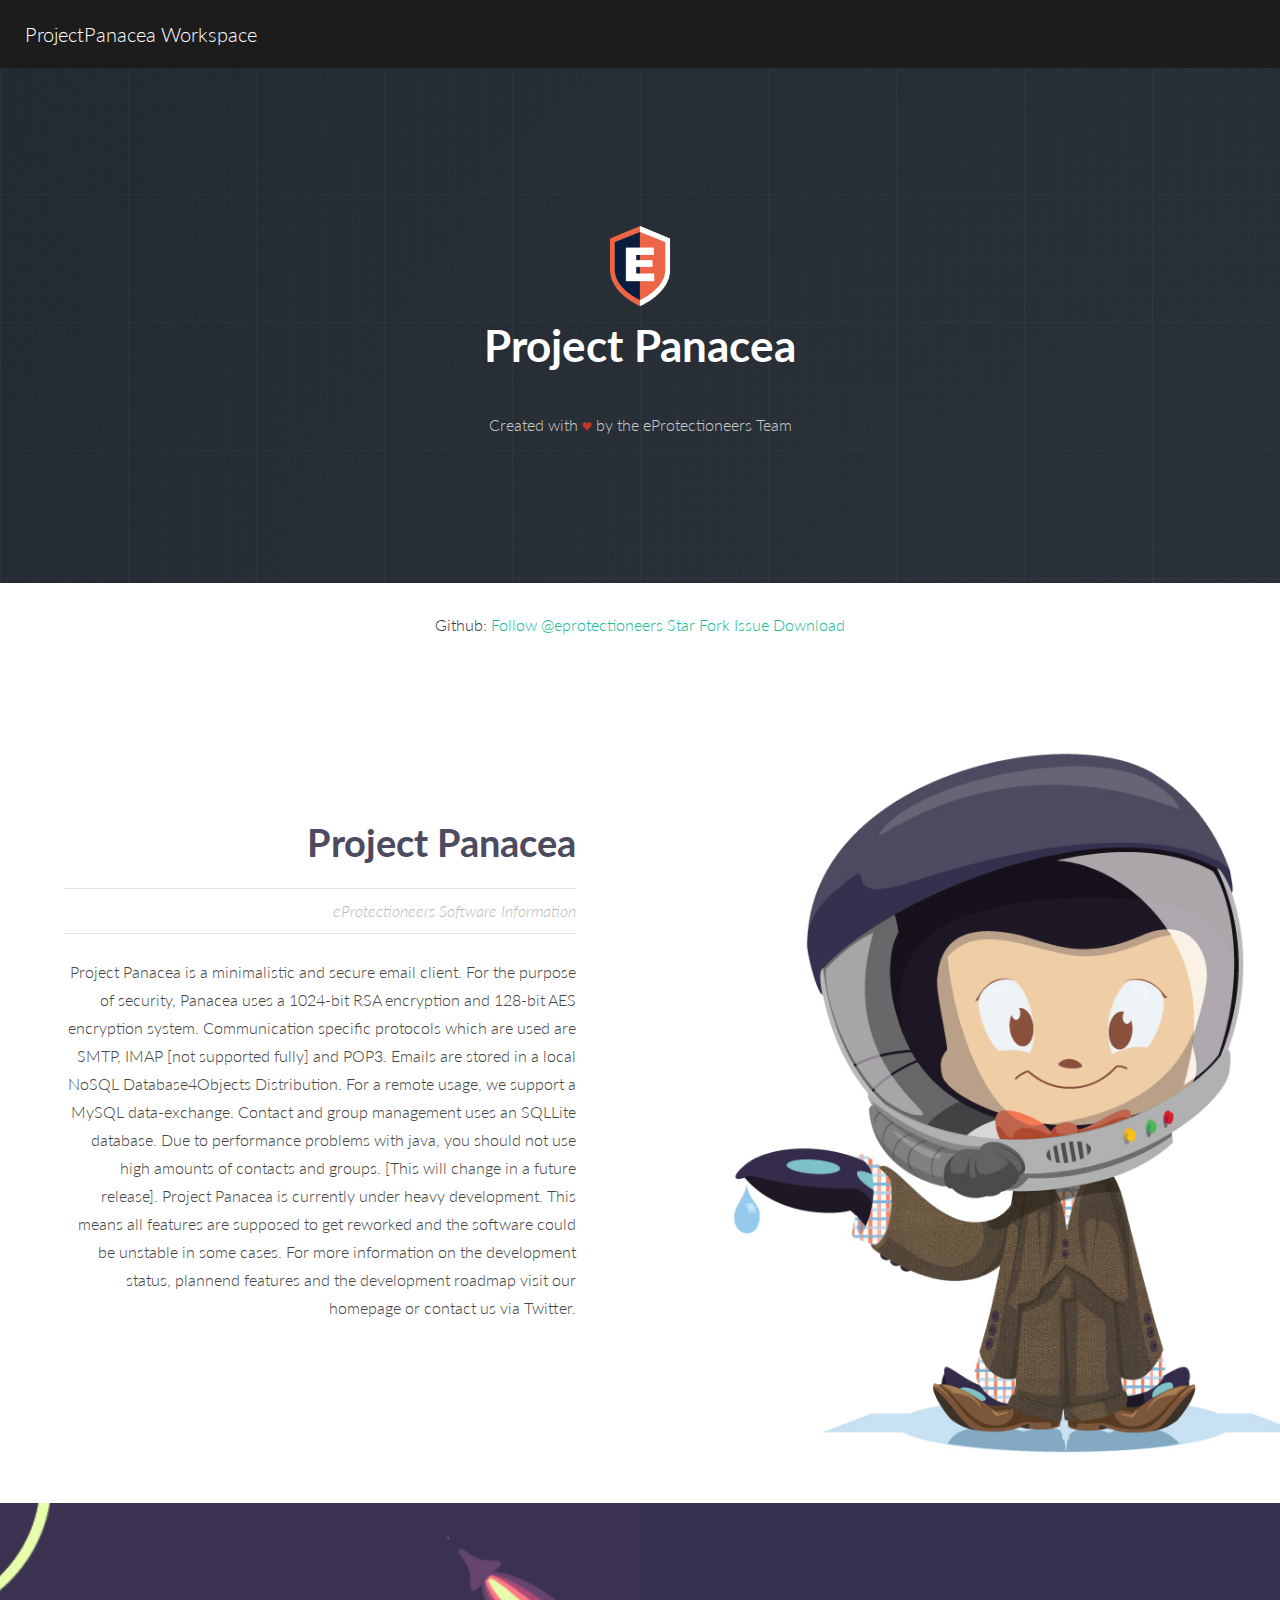
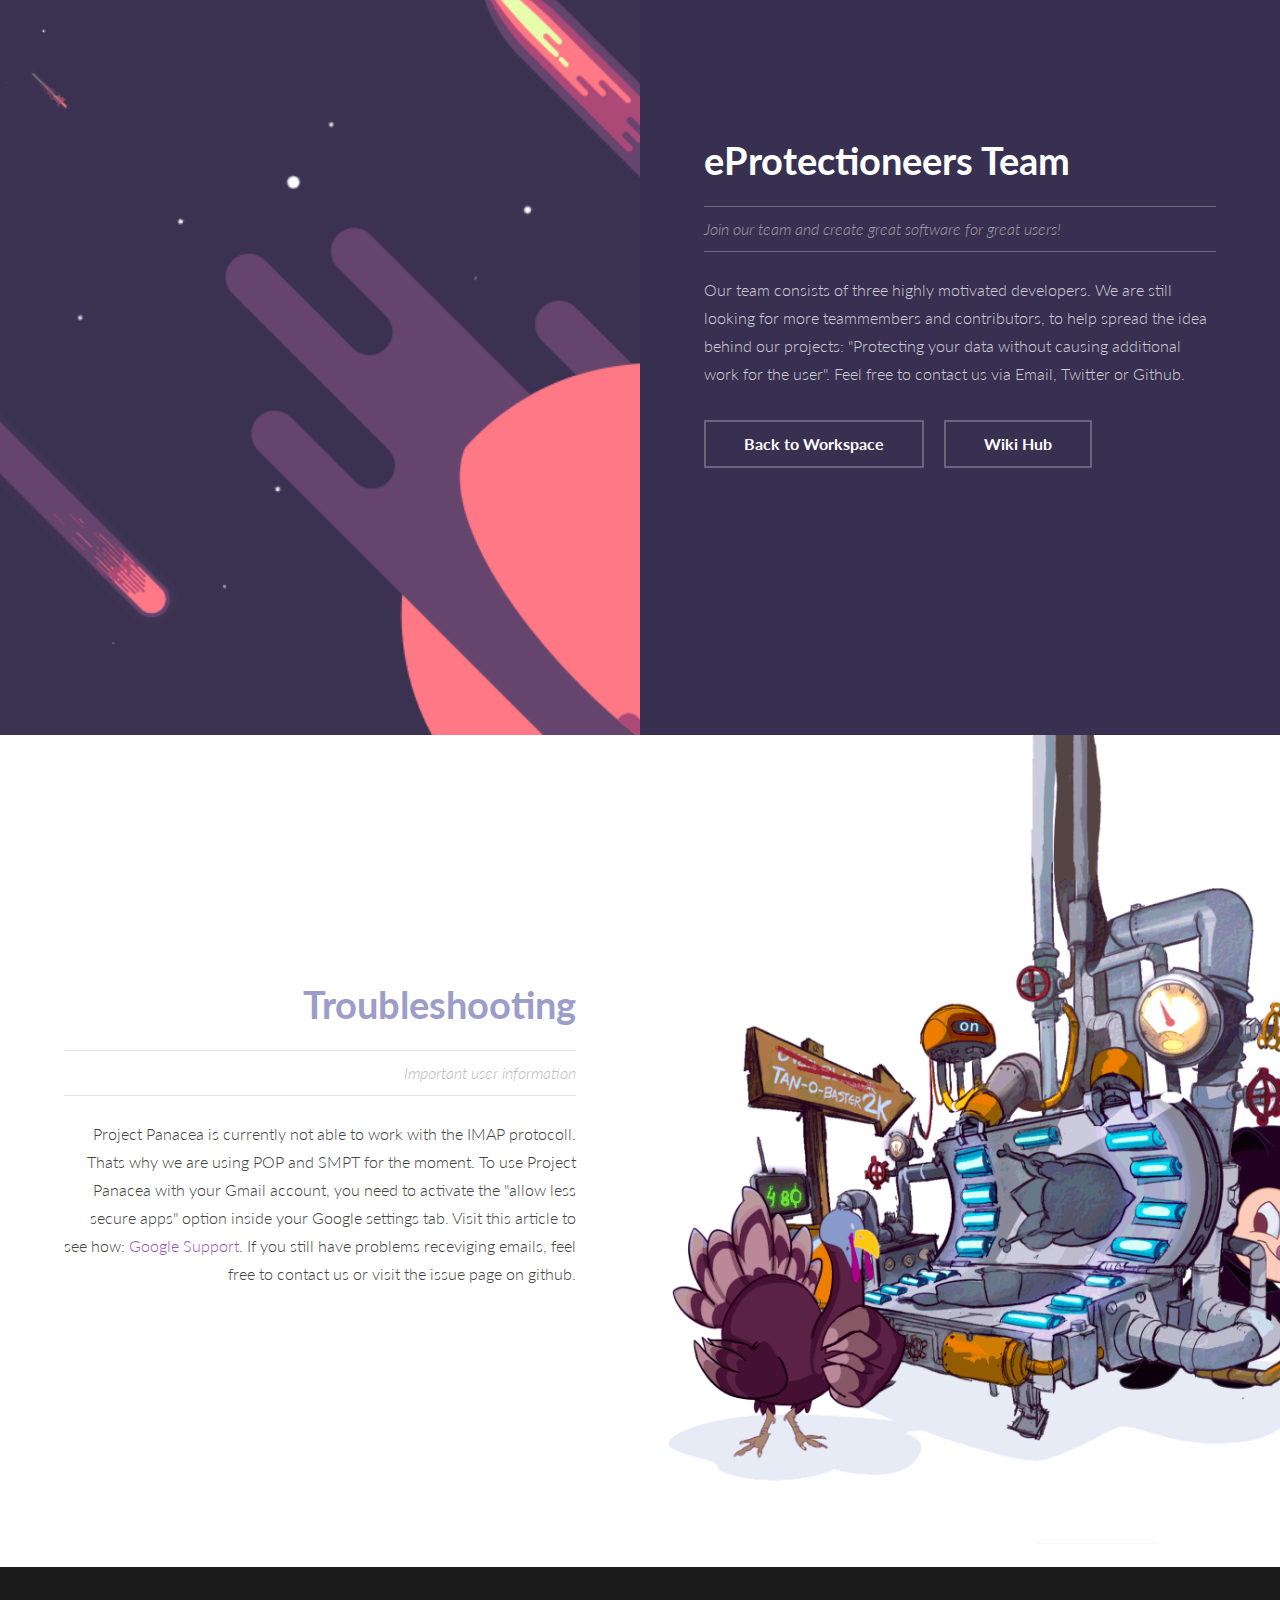
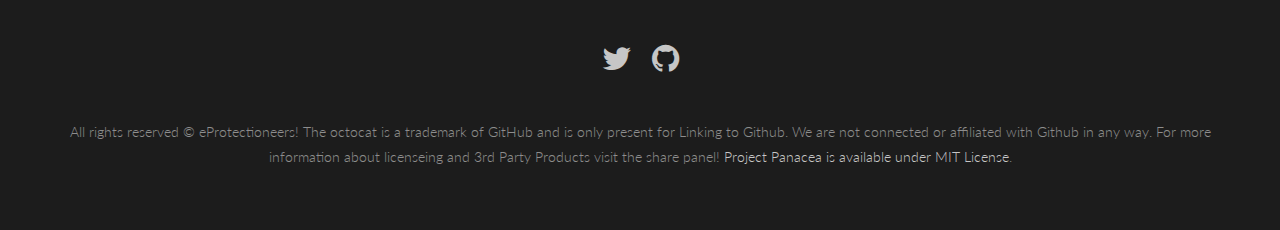
<file: content/PPCA_Workspace/index.html>
<!DOCTYPE HTML>
<html>
	<head>
		<title>PPCA_MainPanel</title>
		<meta name="viewport" content="width=device-width, initial-scale=1" />
		<link rel="stylesheet" href="assets/css/main.css" />
        <script async defer src="https://buttons.github.io/buttons.js"></script>
	</head>
	<body>

		<!-- Header -->
			<header id="header"><a href="welcome_offline.html" class="logo"></<strong>ProjectPanacea</strong> Workspace</a></a>
			  <nav> </nav>
			</header>

		<!-- Banner -->
			<section id="banner" style="background-color:#272E36;background-image:url(images/blueprint_dark.png)">
				<div class="inner">
                	<a href="https://github.com/eProtectioneers"><img src="images/EProtLogo2.png" width="80" height="80"/></a>
				  <h1>Project Panacea</h1>
				  <p>Created with <img src="images/love.png"/ height="10"> by the eProtectioneers Team </p>
                                  

			</section>

		<!-- Text -->
        <div align="center" class="inner"><br><p class="info"><a style="text-height:auto;color:#34314E">Github:</a>  
  <!-- Place this tag where you want the button to render. -->
	<a class="github-button" href="https://github.com/eprotectioneers" data-size="large" aria-label="Follow @eprotectioneers on 		        GitHub">Follow @eprotectioneers</a>
	<!-- Place this tag where you want the button to render. -->
	<a class="github-button" href="https://github.com/eprotectioneers/projectpanacea" data-icon="octicon-star" data-size="large"        aria-label="Star eprotectioneers/projectpanacea on GitHub">Star</a>

	<!-- Place this tag where you want the button to render. -->
	<a class="github-button" href="https://github.com/eprotectioneers/projectpanacea/fork" data-icon="octicon-repo-forked" data-size="large" data-show-count="true" aria-label="Fork eprotectioneers/projectpanacea on GitHub">Fork</a>

	<!-- Place this tag where you want the button to render. -->
	<a class="github-button" href="https://github.com/eprotectioneers/projectpanacea/issues" data-icon="octicon-issue-opened" data-size="large" data-show-count="true" aria-label="Issue eprotectioneers/projectpanacea on GitHub">Issue</a>

	<!-- Place this tag where you want the button to render. -->
	<a class="github-button" href="https://github.com/eprotectioneers/projectpanacea/archive/master.zip" data-icon="octicon-cloud-download" data-size="large" aria-label="Download eprotectioneers/projectpanacea on GitHub">Download</a>
  </p></div>
				</div>
			<article id="five" class="post style3">
            
				<div class="image">
					<a href="https://github.com/eProtectioneers/ProjectPanacea"><img src="images/octoOld.jpg" alt="" data-position="5% center" /></a>
				</div>
				<div class="content">
					<div class="inner">
						<header>
						  <h2><a style="color:#4D4B60" href="generic.html">Project Panacea</a></h2>
						  <p class="info">eProtectioneers Software Information</p>
						</header>
						<p>Project Panacea is a minimalistic and secure email client. For the purpose of security, Panacea uses a 1024-bit RSA encryption and 128-bit AES encryption system. Communication specific protocols which are used are SMTP, IMAP [not supported fully] and POP3. Emails are stored in a local NoSQL Database4Objects Distribution. For a remote usage, we support a MySQL data-exchange. Contact and group management uses an SQLLite database. Due to performance problems with java, you should not use high amounts of contacts and groups. [This will change in a future release]. Project Panacea is currently under heavy development. This means all features are supposed to get reworked and the software could be unstable in some cases. For more information on the development status, plannend features and the development roadmap visit our homepage or contact us via Twitter.</p>
					</div>
				</div>
			</article>

		<!-- Six -->
			<article id="six" class="post invert style3 alt">
				<div class="image">
					<img src="images/space.gif" style="height:auto" alt="" data-position="55% center" />
				</div>
				<div class="content" style="background-color:#383050">
					<div class="inner">
						<header>
						  <h2><a href="generic.html">eProtectioneers Team</a></h2>
						  <p class="info">Join our team and create great software for great users!</p>
						</header>
						<p>Our team consists of three highly motivated developers. We are still looking for more teammembers and contributors, to help spread the idea behind our projects: "Protecting your data without causing additional work for the user". Feel free to contact us via Email, Twitter or Github.</p>
						<ul class="actions">
						  <li><a href="welcome_offline.html" class="button alt">Back to Workspace</a></li>
                          <li><a href="https://github.com/eProtectioneers/ProjectPanacea/wiki" class="button alt">Wiki Hub</a></li>
						</ul>
					</div>
				</div>
			</article>
            
            <article id="five" class="post style3">
            
				<div class="image">
					<a href="https://github.com/eProtectioneers/ProjectPanacea"><img src="images/troubleshooting.gif" alt="" data-position="5% center" /></a>
				</div>
				<div class="content">
					<div class="inner">
						<header>
						  <h2><a style="color:#9C9DC8" href="generic.html">Troubleshooting</a></h2>
						  <p class="info">Important user information</p>
						</header>
						<p>Project Panacea is currently not able to work with the IMAP protocoll. Thats why we are using POP and SMPT for the moment. To use Project Panacea with your Gmail account, you need to activate the "allow less secure apps" option inside your Google settings tab. Visit this article to see how: <a href="https://support.google.com/a/answer/105694?hl=en">Google Support</a>. If you still have problems receviging emails, feel free to contact us or visit the issue page on github.</p>
					</div>
				</div>
			</article>

		<!-- Footer -->
			<footer id="footer">
            <div align="center">
            	<ul class="icons">
					<li><a href="https://twitter.com/eProtectioneers" class="icon fa-twitter"><span class="label">Twitter</span></a></li>
					<li><a href="https://github.com/eProtectioneers" class="icon fa-github"><span class="label">Octodex</span></a></li>
				</ul>
				<div class="copyright" style="max-width:90%"> All rights reserved &copy; eProtectioneers! The octocat is a trademark of GitHub and is only present for Linking to Github. We are not connected or affiliated with Github in any way. For more information about licenseing and 3rd Party Products visit the share panel! <a href="share.html">Project Panacea is available under MIT License</a>.</div>
			</div>
            </footer>

		<!-- Scripts -->
			<script src="assets/js/jquery.min.js"></script>
			<script src="assets/js/jquery.scrolly.min.js"></script>
			<script src="assets/js/skel.min.js"></script>
			<script src="assets/js/util.js"></script>
			<script src="assets/js/main.js"></script>

	</body>
</html>
</file>
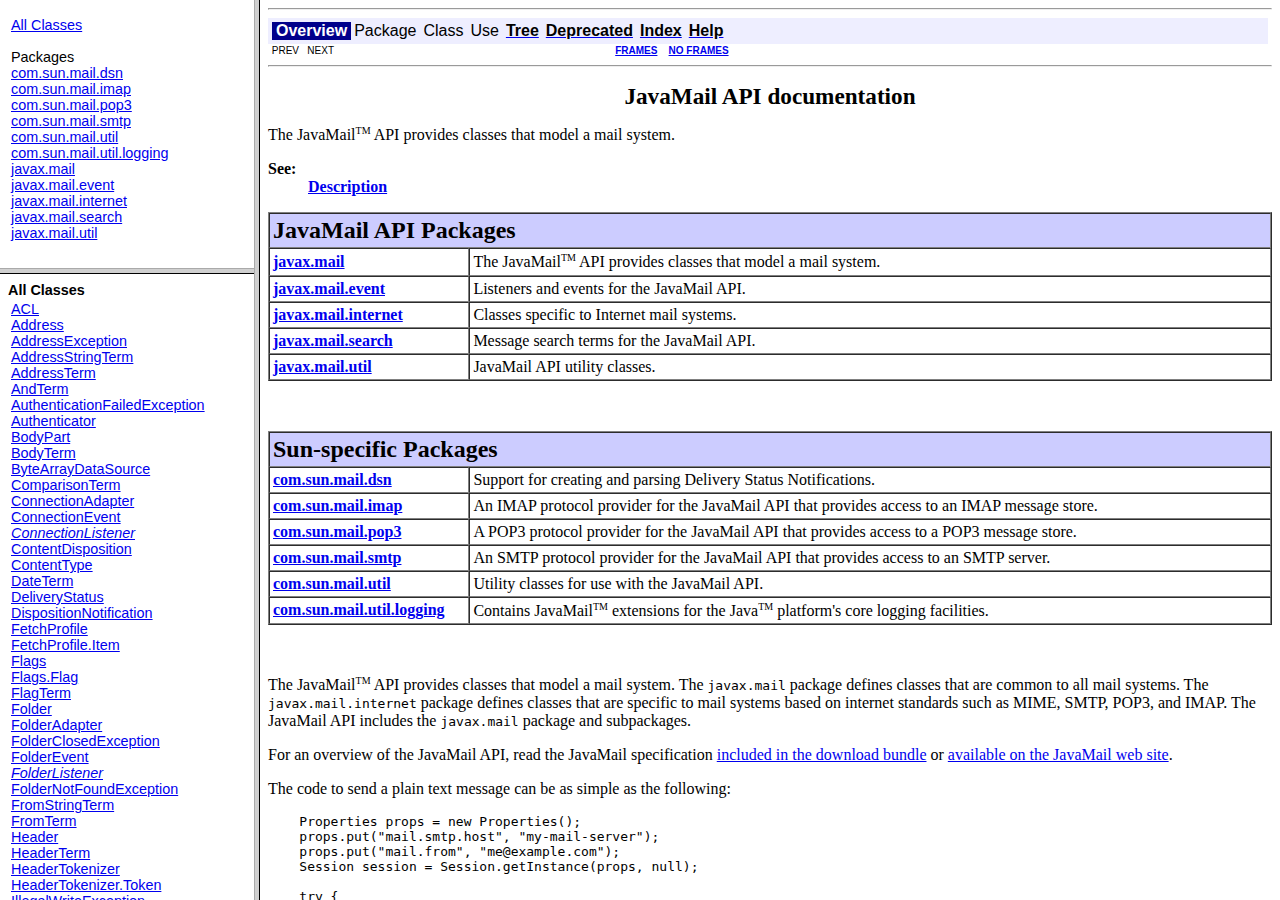
<file: javamail-1.4.4/docs/javadocs/index.html>
<!DOCTYPE HTML PUBLIC "-//W3C//DTD HTML 4.01 Frameset//EN" "http://www.w3.org/TR/html4/frameset.dtd">
<!--NewPage-->
<HTML>
<HEAD>
<!-- Generated by javadoc on Fri Jan 14 15:43:26 PST 2011-->
<META http-equiv="Content-Type" content="text/html; charset=UTF-8">
<TITLE>
JavaMail API documentation
</TITLE>
<SCRIPT type="text/javascript">
    targetPage = "" + window.location.search;
    if (targetPage != "" && targetPage != "undefined")
        targetPage = targetPage.substring(1);
    if (targetPage.indexOf(":") != -1)
        targetPage = "undefined";
    function loadFrames() {
        if (targetPage != "" && targetPage != "undefined")
             top.classFrame.location = top.targetPage;
    }
</SCRIPT>
<NOSCRIPT>
</NOSCRIPT>
</HEAD>
<FRAMESET cols="20%,80%" title="" onLoad="top.loadFrames()">
<FRAMESET rows="30%,70%" title="" onLoad="top.loadFrames()">
<FRAME src="overview-frame.html" name="packageListFrame" title="All Packages">
<FRAME src="allclasses-frame.html" name="packageFrame" title="All classes and interfaces (except non-static nested types)">
</FRAMESET>
<FRAME src="overview-summary.html" name="classFrame" title="Package, class and interface descriptions" scrolling="yes">
<NOFRAMES>
<H2>
Frame Alert</H2>

<P>
This document is designed to be viewed using the frames feature. If you see this message, you are using a non-frame-capable web client.
<BR>
Link to<A HREF="overview-summary.html">Non-frame version.</A>
</NOFRAMES>
</FRAMESET>
</HTML>
</file>
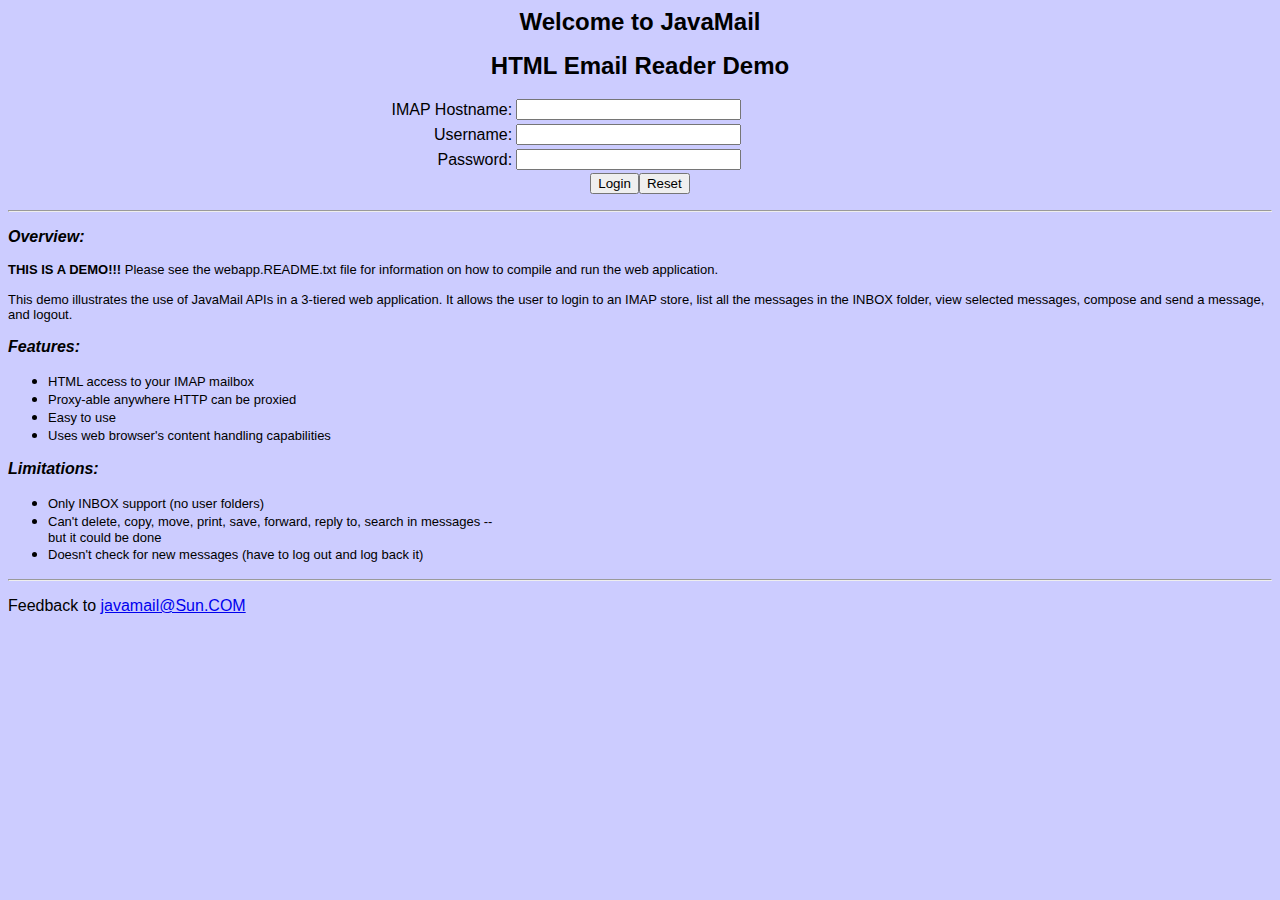
<file: javamail-1.4.4/demo/webapp/src/docroot/index.html>
<!DOCTYPE HTML PUBLIC "-//W3C//DTD HTML 3.2//EN">
<HTML>
<!--

    Copyright (c) 1998-2010 Oracle and/or its affiliates. All rights reserved.

    Redistribution and use in source and binary forms, with or without
    modification, are permitted provided that the following conditions
    are met:

      - Redistributions of source code must retain the above copyright
        notice, this list of conditions and the following disclaimer.

      - Redistributions in binary form must reproduce the above copyright
        notice, this list of conditions and the following disclaimer in the
        documentation and/or other materials provided with the distribution.

      - Neither the name of Oracle nor the names of its
        contributors may be used to endorse or promote products derived
        from this software without specific prior written permission.

    THIS SOFTWARE IS PROVIDED BY THE COPYRIGHT HOLDERS AND CONTRIBUTORS "AS
    IS" AND ANY EXPRESS OR IMPLIED WARRANTIES, INCLUDING, BUT NOT LIMITED TO,
    THE IMPLIED WARRANTIES OF MERCHANTABILITY AND FITNESS FOR A PARTICULAR
    PURPOSE ARE DISCLAIMED.  IN NO EVENT SHALL THE COPYRIGHT OWNER OR
    CONTRIBUTORS BE LIABLE FOR ANY DIRECT, INDIRECT, INCIDENTAL, SPECIAL,
    EXEMPLARY, OR CONSEQUENTIAL DAMAGES (INCLUDING, BUT NOT LIMITED TO,
    PROCUREMENT OF SUBSTITUTE GOODS OR SERVICES; LOSS OF USE, DATA, OR
    PROFITS; OR BUSINESS INTERRUPTION) HOWEVER CAUSED AND ON ANY THEORY OF
    LIABILITY, WHETHER IN CONTRACT, STRICT LIABILITY, OR TORT (INCLUDING
    NEGLIGENCE OR OTHERWISE) ARISING IN ANY WAY OUT OF THE USE OF THIS
    SOFTWARE, EVEN IF ADVISED OF THE POSSIBILITY OF SUCH DAMAGE.

-->

<HEAD>
	<META HTTP-EQUIV="Content-Type" CONTENT="text/html;CHARSET=iso-8859-1">
	<TITLE>JavaMail</TITLE>
</HEAD>

<BODY BGCOLOR="#CCCCFF">

<FORM ACTION="login" METHOD=POST ENCTYPE="application/x-www-form-urlencoded">
<P ALIGN="CENTER"><B><FONT SIZE="5" FACE="Arial, Helvetica">Welcome to JavaMail</FONT></B></P>

<P ALIGN="CENTER"><B><FONT SIZE="5" FACE="Arial, Helvetica">HTML Email Reader Demo</FONT></B></P>
<CENTER>
<P>
<TABLE BORDER="0" WIDTH="100%">
	<TR>
		<TD WIDTH="40%">
			<P ALIGN="RIGHT"><FONT FACE="Arial, Helvetica">IMAP Hostname:</FONT>
		</TD>
		<TD WIDTH="60%"><INPUT TYPE="TEXT" NAME="hostname" SIZE="25"></TD>
	</TR>
	<TR>
		<TD WIDTH="40%">
			<P ALIGN="RIGHT"><FONT FACE="Arial, Helvetica">Username:</FONT>
		</TD>
		<TD WIDTH="60%"><INPUT TYPE="TEXT" NAME="username" SIZE="25"></TD>
	</TR>
	<TR>
		<TD WIDTH="40%">
			<P ALIGN="RIGHT"><FONT FACE="Arial, Helvetica">Password:</FONT>
		</TD>
		<TD WIDTH="60%"><INPUT TYPE="PASSWORD" NAME="password" SIZE="25"></TD>
	</TR>
</TABLE>
<INPUT TYPE="SUBMIT" VALUE="Login"><INPUT TYPE="RESET" NAME="Reset" VALUE="Reset"></P>
</CENTER>
<P>
<HR ALIGN="CENTER">
</P>
<P><B><I><FONT FACE="Arial, Helvetica">Overview:</FONT></I></B></P>

<FONT SIZE="2" FACE="Arial, Helvetica">
<b>THIS IS A DEMO!!!</b> Please see the webapp.README.txt 
file for information on how to
compile and run the web application.<br> <br>
This demo illustrates the use of JavaMail APIs in a 3-tiered web 
application. It allows the user to login to an 
IMAP store, list all the messages in the INBOX folder, view
selected messages, compose and send a message, and logout.
</FONT>

<P><B><I><FONT FACE="Arial, Helvetica">Features:</FONT></I></B></P>

<UL>
	<LI><FONT SIZE="2" FACE="Arial, Helvetica">HTML access to your IMAP mailbox</FONT>
	<LI><FONT SIZE="2" FACE="Arial, Helvetica">Proxy-able anywhere HTTP can be proxied</FONT>
	<LI><FONT SIZE="2" FACE="Arial, Helvetica">Easy to use</FONT>
	<LI><FONT SIZE="2" FACE="Arial, Helvetica">Uses web browser's content handling capabilities</FONT>
</UL>

<P><B><I><FONT FACE="Arial, Helvetica">Limitations:</FONT></I></B></P>

<UL>
	<LI><FONT SIZE="2" FACE="Arial, Helvetica">Only INBOX support (no user folders)</FONT>
	<LI><FONT SIZE="2" FACE="Arial, Helvetica">Can't delete, copy, move, print, save, forward, reply to, search in
	messages --<BR>
	but it could be done</FONT>
	<LI><FONT SIZE="2" FACE="Arial, Helvetica">Doesn't check for new messages (have to log out and log back it)</FONT>
</UL>

<P>
<HR ALIGN="CENTER">
</P>

<P><FONT FACE="Arial, Helvetica">Feedback to </FONT><A HREF="mailto:javamail@Sun.COM"><FONT FACE="Arial, Helvetica">javamail@Sun.COM</FONT></A>
</FORM>

</BODY>

</HTML>
</file>
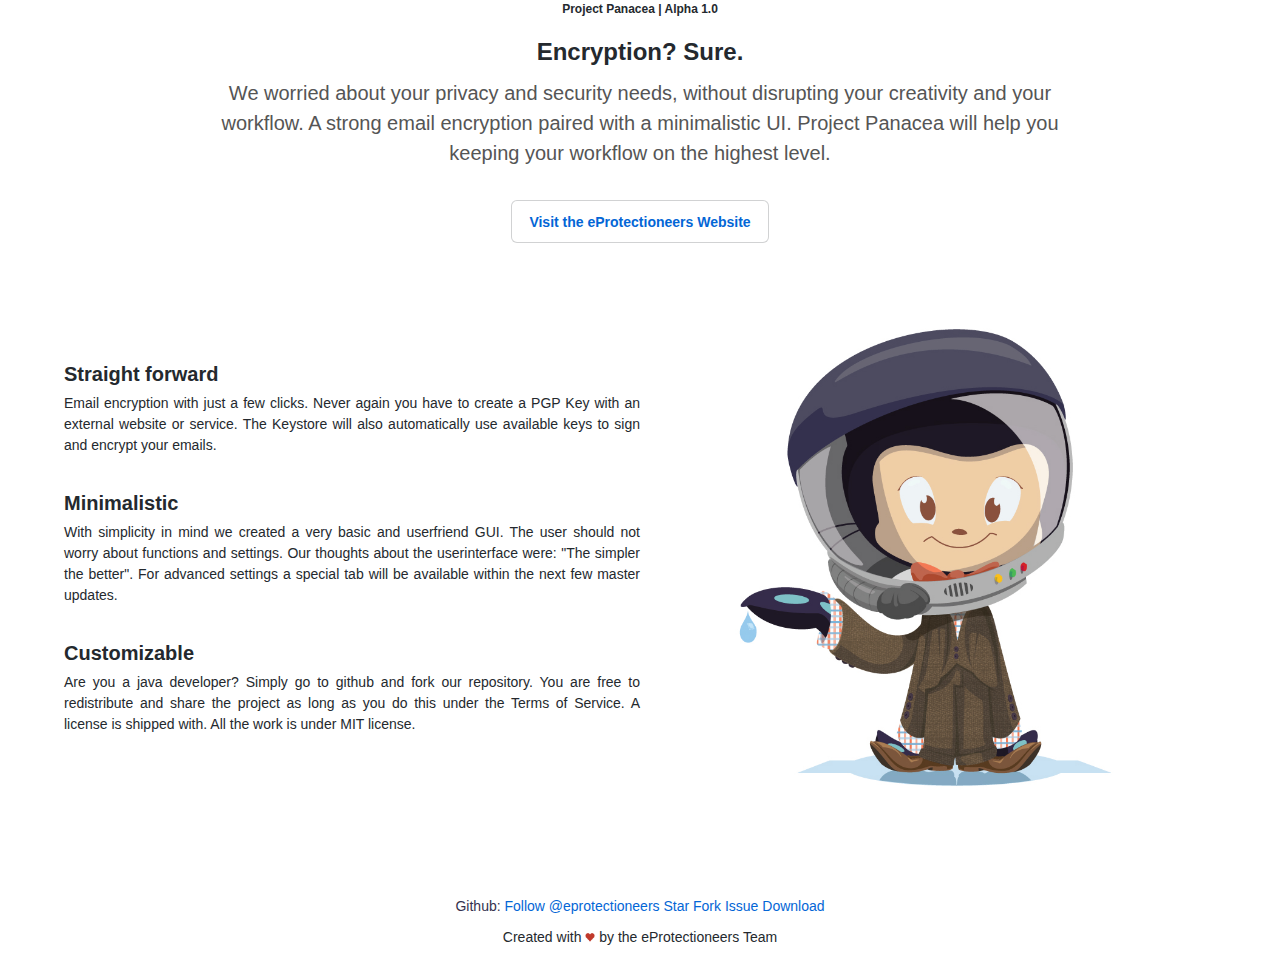
<file: content/PPCA_Workspace/welcome_offline.html>
<!doctype html>
<html>
<head>
<meta charset="utf-8">
<title>Unbenanntes Dokument</title>
<link rel="stylesheet" href="assets/css/welcome.css">
<script async defer src="https://buttons.github.io/buttons.js"></script>
</head>

<body>   
<div align="center">

</div>
    <div class="featurette">
  <div class="container-responsive">
  <h6 align="center">Project Panacea | Alpha 1.0</h6>
    <h2 class="alt-h1 mt-3 mb-2 text-center"> Encryption? Sure. </h2>
    <p class="lead text-center mb-2 pb-md-4 col-md-8 mx-auto"> We worried about your privacy and security needs, without disrupting your creativity and your workflow. A strong email encryption paired with a minimalistic UI. Project Panacea will help you keeping your workflow on the highest level. </p>
    <p class="text-center mb-5"> <a href="http://eprotectioneers.netai.net/" class="btn btn-large btn-outline mx-auto"> Visit the eProtectioneers Website</a></p>
    <div align="center">
    <div class="d-md-flex flex-items-center flex-row-reverse my-5" style="max-width:90%">
      <div class="col-sm-8 col-md-6 mx-auto px-5 pr-md-0 text-center">
        <img src="images/octoOld.jpg" alt="Project Panacea" class="d-block width-fit mx-auto mb-4">
      </div>
      <div class="col-sm-8 col-md-6 mx-auto text-center text-md-left">
        <h3 align="left" class="alt-h3 mb-1">Straight forward</h3>
        <p align="justify" class="mb-3 mb-md-5"> Email encryption with just a few clicks. Never again you have to create a PGP Key with an external website or service. The Keystore will also automatically use available keys to sign and encrypt your emails.</p>
        <h3 align="left" class="alt-h3 mb-1">Minimalistic</h3>
        <p align="justify"
         class="mb-3 mb-md-5"> With simplicity in mind we created a very basic and userfriend GUI. The user should not worry about functions and settings. Our thoughts about the userinterface were: "The simpler the better". For advanced settings a special tab will be available within the next few master updates.</p>
        <h3 align="left" class="alt-h3 mb-1">Customizable</h3>
        <p align="justify" class="mb-3 mb-md-4"> Are you a java developer? Simply go to github and fork our repository. You are free to redistribute and share the project as long as you do this under the Terms of Service. A license is shipped with. All the work is under MIT license.</p>
      </div>
    </div>
  </div>
</div>
</div>
<div align="center" class="inner"><br><p class="info"><a style="text-height:auto;color:#34314E">Github:</a>  
  <!-- Place this tag where you want the button to render. -->
	<a class="github-button" href="https://github.com/eprotectioneers" data-size="large" aria-label="Follow @eprotectioneers on 		        GitHub">Follow @eprotectioneers</a>
	<!-- Place this tag where you want the button to render. -->
	<a class="github-button" href="https://github.com/eprotectioneers/projectpanacea" data-icon="octicon-star" data-size="large"        aria-label="Star eprotectioneers/projectpanacea on GitHub">Star</a>

	<!-- Place this tag where you want the button to render. -->
	<a class="github-button" href="https://github.com/eprotectioneers/projectpanacea/fork" data-icon="octicon-repo-forked" data-size="large" data-show-count="true" aria-label="Fork eprotectioneers/projectpanacea on GitHub">Fork</a>

	<!-- Place this tag where you want the button to render. -->
	<a class="github-button" href="https://github.com/eprotectioneers/projectpanacea/issues" data-icon="octicon-issue-opened" data-size="large" data-show-count="true" aria-label="Issue eprotectioneers/projectpanacea on GitHub">Issue</a>

	<!-- Place this tag where you want the button to render. -->
	<a class="github-button" href="https://github.com/eprotectioneers/projectpanacea/archive/master.zip" data-icon="octicon-cloud-download" data-size="large" aria-label="Download eprotectioneers/projectpanacea on GitHub">Download</a>
  </p></div>
<p align="center">Created with <img src="images/love.png"/ height="10"> by the eProtectioneers Team </p>
                   

</body>
</html>
</file>
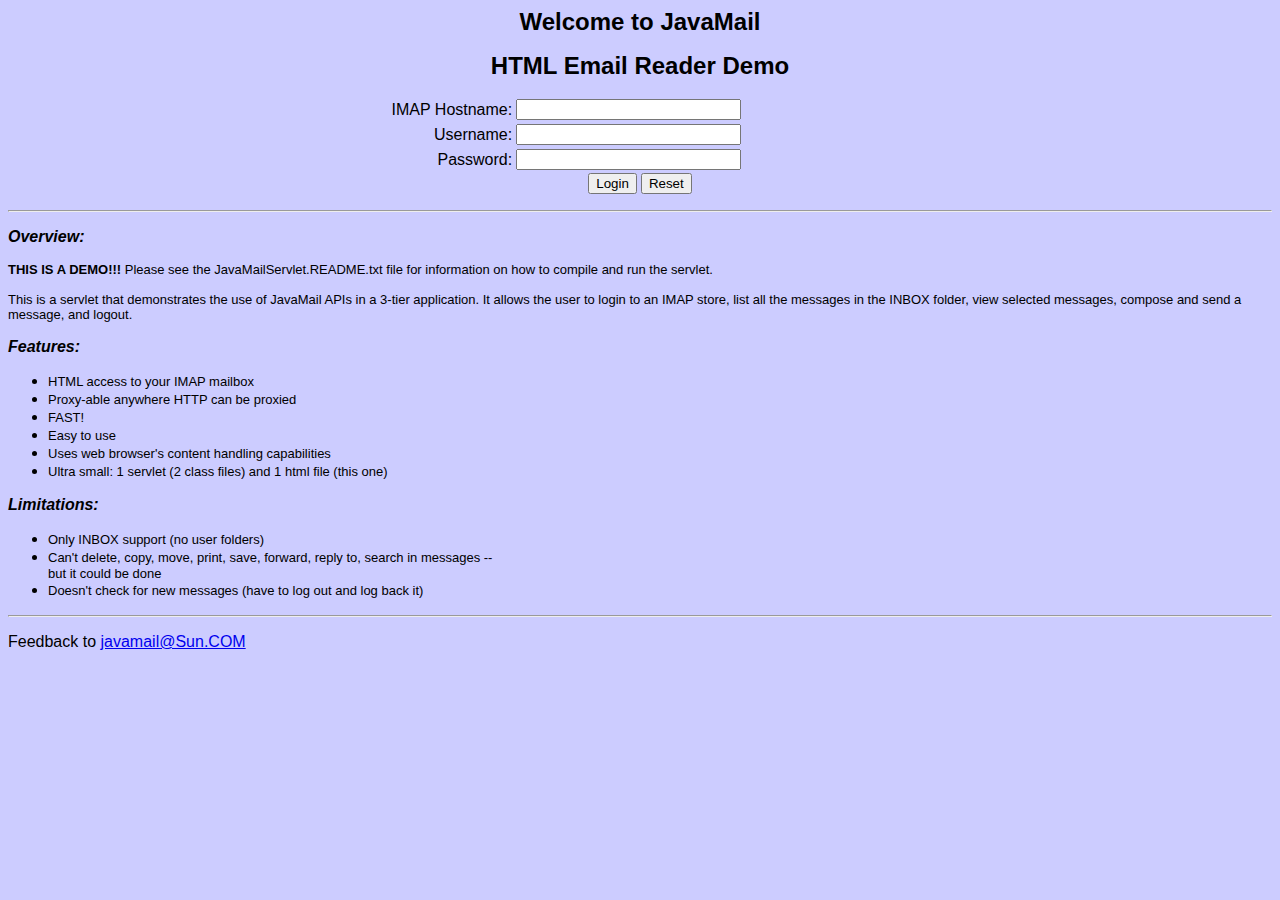
<file: javamail-1.4.4/demo/servlet/JavaMail.html>
<!DOCTYPE HTML PUBLIC "-//W3C//DTD HTML 3.2//EN">
<HTML>
<!--

    Copyright (c) 1998-2010 Oracle and/or its affiliates. All rights reserved.

    Redistribution and use in source and binary forms, with or without
    modification, are permitted provided that the following conditions
    are met:

      - Redistributions of source code must retain the above copyright
        notice, this list of conditions and the following disclaimer.

      - Redistributions in binary form must reproduce the above copyright
        notice, this list of conditions and the following disclaimer in the
        documentation and/or other materials provided with the distribution.

      - Neither the name of Oracle nor the names of its
        contributors may be used to endorse or promote products derived
        from this software without specific prior written permission.

    THIS SOFTWARE IS PROVIDED BY THE COPYRIGHT HOLDERS AND CONTRIBUTORS "AS
    IS" AND ANY EXPRESS OR IMPLIED WARRANTIES, INCLUDING, BUT NOT LIMITED TO,
    THE IMPLIED WARRANTIES OF MERCHANTABILITY AND FITNESS FOR A PARTICULAR
    PURPOSE ARE DISCLAIMED.  IN NO EVENT SHALL THE COPYRIGHT OWNER OR
    CONTRIBUTORS BE LIABLE FOR ANY DIRECT, INDIRECT, INCIDENTAL, SPECIAL,
    EXEMPLARY, OR CONSEQUENTIAL DAMAGES (INCLUDING, BUT NOT LIMITED TO,
    PROCUREMENT OF SUBSTITUTE GOODS OR SERVICES; LOSS OF USE, DATA, OR
    PROFITS; OR BUSINESS INTERRUPTION) HOWEVER CAUSED AND ON ANY THEORY OF
    LIABILITY, WHETHER IN CONTRACT, STRICT LIABILITY, OR TORT (INCLUDING
    NEGLIGENCE OR OTHERWISE) ARISING IN ANY WAY OUT OF THE USE OF THIS
    SOFTWARE, EVEN IF ADVISED OF THE POSSIBILITY OF SUCH DAMAGE.

-->

<HEAD>
	<META HTTP-EQUIV="Content-Type" CONTENT="text/html;CHARSET=iso-8859-1">
	<TITLE>JavaMail</TITLE>
</HEAD>

<BODY BGCOLOR="#CCCCFF">

<FORM ACTION="/servlet/JavaMailServlet" METHOD="POST"
	ENCTYPE="application/x-www-form-urlencoded">
<P ALIGN="CENTER"><B><FONT SIZE="5" FACE="Arial, Helvetica">
Welcome to JavaMail
</FONT></B></P>

<P ALIGN="CENTER"><B><FONT SIZE="5" FACE="Arial, Helvetica">
HTML Email Reader Demo
</FONT></B></P>
<CENTER>
<P>
<TABLE BORDER="0" WIDTH="100%">
	<TR>
		<TD WIDTH="40%">
			<P ALIGN="RIGHT"><FONT FACE="Arial, Helvetica">
			IMAP Hostname:</FONT>
		</TD>
		<TD WIDTH="60%"><INPUT TYPE="TEXT" NAME="hostname" SIZE="25">
		</TD>
	</TR>
	<TR>
		<TD WIDTH="40%">
			<P ALIGN="RIGHT"><FONT FACE="Arial, Helvetica">
			Username:</FONT>
		</TD>
		<TD WIDTH="60%"><INPUT TYPE="TEXT" NAME="username" SIZE="25">
		</TD>
	</TR>
	<TR>
		<TD WIDTH="40%">
			<P ALIGN="RIGHT"><FONT FACE="Arial, Helvetica">
			Password:</FONT>
		</TD>
		<TD WIDTH="60%"><INPUT TYPE="PASSWORD" NAME="password"
			SIZE="25"></TD>
	</TR>
</TABLE>
<INPUT TYPE="SUBMIT" VALUE="Login">
<INPUT TYPE="RESET" NAME="Reset" VALUE="Reset"></P>
</CENTER>
<P>
<HR ALIGN="CENTER">
</P>
<P><B><I><FONT FACE="Arial, Helvetica">Overview:</FONT></I></B></P>

<FONT SIZE="2" FACE="Arial, Helvetica">
<b>THIS IS A DEMO!!!</b> Please see the JavaMailServlet.README.txt 
file for information on how to
compile and run the servlet.<br> <br>
This is a servlet that demonstrates the use of JavaMail APIs
in a 3-tier application. It allows the user to login to an 
IMAP store, list all the messages in the INBOX folder, view
selected messages, compose and send a message, and logout.
</FONT>

<P><B><I><FONT FACE="Arial, Helvetica">Features:</FONT></I></B></P>

<UL>
	<LI><FONT SIZE="2" FACE="Arial, Helvetica">
	HTML access to your IMAP mailbox</FONT>
	<LI><FONT SIZE="2" FACE="Arial, Helvetica">
	Proxy-able anywhere HTTP can be proxied</FONT>
	<LI><FONT SIZE="2" FACE="Arial, Helvetica">FAST!</FONT>
	<LI><FONT SIZE="2" FACE="Arial, Helvetica">Easy to use</FONT>
	<LI><FONT SIZE="2" FACE="Arial, Helvetica">
	Uses web browser's content handling capabilities</FONT>
	<LI><FONT SIZE="2" FACE="Arial, Helvetica">
	Ultra small: 1 servlet (2 class files) and 1 html file (this one)</FONT>
</UL>

<P><B><I><FONT FACE="Arial, Helvetica">Limitations:</FONT></I></B></P>

<UL>
	<LI><FONT SIZE="2" FACE="Arial, Helvetica">
	Only INBOX support (no user folders)</FONT>
	<LI><FONT SIZE="2" FACE="Arial, Helvetica">
	Can't delete, copy, move, print, save, forward, reply to, search in
	messages --<BR>
	but it could be done</FONT>
	<LI><FONT SIZE="2" FACE="Arial, Helvetica">
	Doesn't check for new messages (have to log out and log back it)</FONT>
</UL>

<P>
<HR ALIGN="CENTER">
</P>

<P><FONT FACE="Arial, Helvetica">Feedback to </FONT>
<A HREF="mailto:javamail@Sun.COM">
<FONT FACE="Arial, Helvetica">javamail@Sun.COM</FONT></A>
</FORM>

</BODY>

</HTML>
</file>
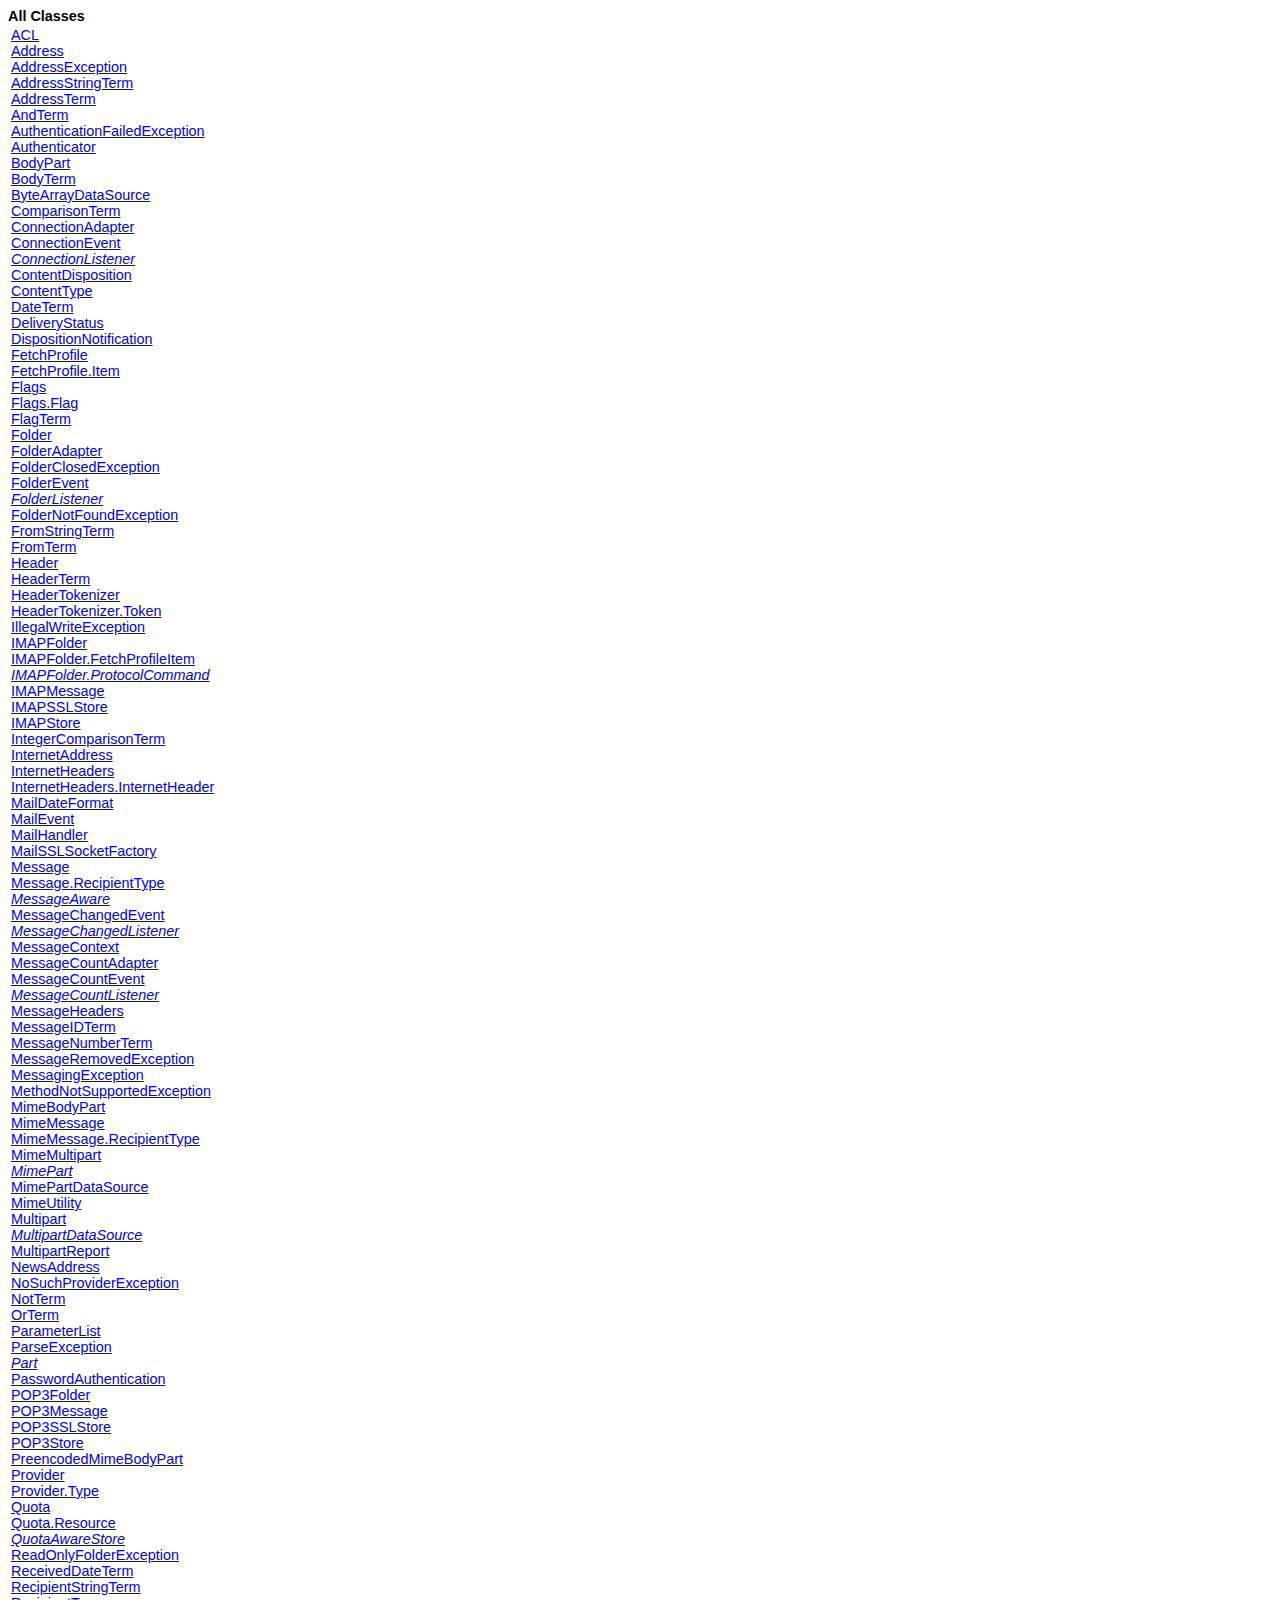
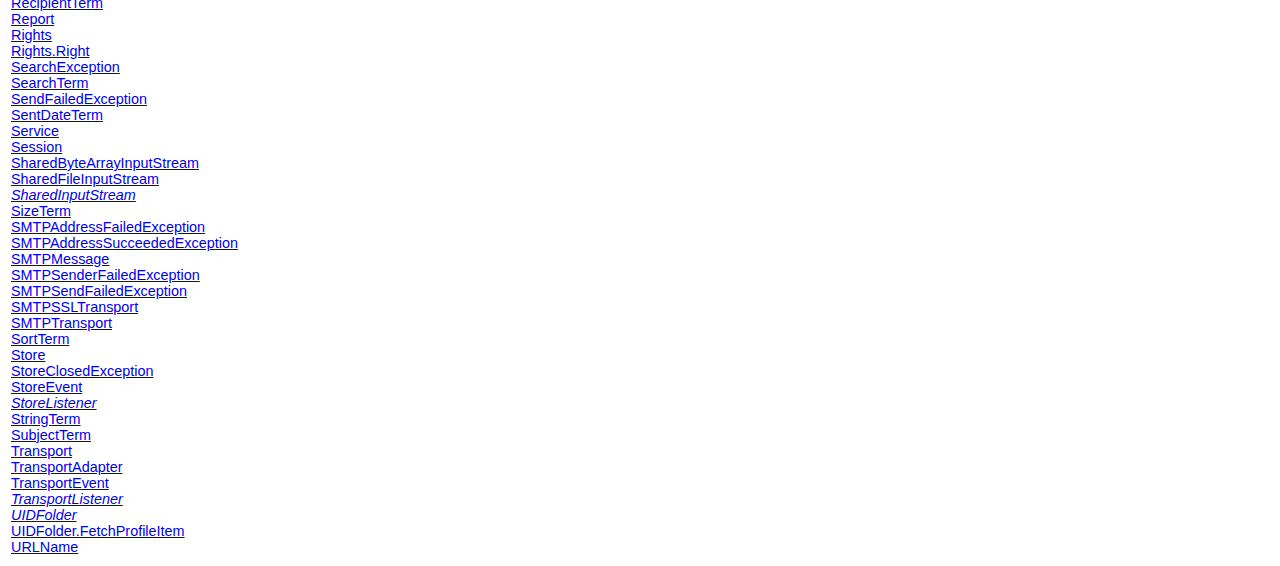
<file: javamail-1.4.4/docs/javadocs/allclasses-frame.html>
<!DOCTYPE HTML PUBLIC "-//W3C//DTD HTML 4.01 Transitional//EN" "http://www.w3.org/TR/html4/loose.dtd">
<!--NewPage-->
<HTML>
<HEAD>
<!-- Generated by javadoc (build 1.6.0_10) on Fri Jan 14 15:43:26 PST 2011 -->
<META http-equiv="Content-Type" content="text/html; charset=UTF-8">
<TITLE>
All Classes (JavaMail API documentation)
</TITLE>

<META NAME="date" CONTENT="2011-01-14">

<LINK REL ="stylesheet" TYPE="text/css" HREF="stylesheet.css" TITLE="Style">


</HEAD>

<BODY BGCOLOR="white">
<FONT size="+1" CLASS="FrameHeadingFont">
<B>All Classes</B></FONT>
<BR>

<TABLE BORDER="0" WIDTH="100%" SUMMARY="">
<TR>
<TD NOWRAP><FONT CLASS="FrameItemFont"><A HREF="com/sun/mail/imap/ACL.html" title="class in com.sun.mail.imap" target="classFrame">ACL</A>
<BR>
<A HREF="javax/mail/Address.html" title="class in javax.mail" target="classFrame">Address</A>
<BR>
<A HREF="javax/mail/internet/AddressException.html" title="class in javax.mail.internet" target="classFrame">AddressException</A>
<BR>
<A HREF="javax/mail/search/AddressStringTerm.html" title="class in javax.mail.search" target="classFrame">AddressStringTerm</A>
<BR>
<A HREF="javax/mail/search/AddressTerm.html" title="class in javax.mail.search" target="classFrame">AddressTerm</A>
<BR>
<A HREF="javax/mail/search/AndTerm.html" title="class in javax.mail.search" target="classFrame">AndTerm</A>
<BR>
<A HREF="javax/mail/AuthenticationFailedException.html" title="class in javax.mail" target="classFrame">AuthenticationFailedException</A>
<BR>
<A HREF="javax/mail/Authenticator.html" title="class in javax.mail" target="classFrame">Authenticator</A>
<BR>
<A HREF="javax/mail/BodyPart.html" title="class in javax.mail" target="classFrame">BodyPart</A>
<BR>
<A HREF="javax/mail/search/BodyTerm.html" title="class in javax.mail.search" target="classFrame">BodyTerm</A>
<BR>
<A HREF="javax/mail/util/ByteArrayDataSource.html" title="class in javax.mail.util" target="classFrame">ByteArrayDataSource</A>
<BR>
<A HREF="javax/mail/search/ComparisonTerm.html" title="class in javax.mail.search" target="classFrame">ComparisonTerm</A>
<BR>
<A HREF="javax/mail/event/ConnectionAdapter.html" title="class in javax.mail.event" target="classFrame">ConnectionAdapter</A>
<BR>
<A HREF="javax/mail/event/ConnectionEvent.html" title="class in javax.mail.event" target="classFrame">ConnectionEvent</A>
<BR>
<A HREF="javax/mail/event/ConnectionListener.html" title="interface in javax.mail.event" target="classFrame"><I>ConnectionListener</I></A>
<BR>
<A HREF="javax/mail/internet/ContentDisposition.html" title="class in javax.mail.internet" target="classFrame">ContentDisposition</A>
<BR>
<A HREF="javax/mail/internet/ContentType.html" title="class in javax.mail.internet" target="classFrame">ContentType</A>
<BR>
<A HREF="javax/mail/search/DateTerm.html" title="class in javax.mail.search" target="classFrame">DateTerm</A>
<BR>
<A HREF="com/sun/mail/dsn/DeliveryStatus.html" title="class in com.sun.mail.dsn" target="classFrame">DeliveryStatus</A>
<BR>
<A HREF="com/sun/mail/dsn/DispositionNotification.html" title="class in com.sun.mail.dsn" target="classFrame">DispositionNotification</A>
<BR>
<A HREF="javax/mail/FetchProfile.html" title="class in javax.mail" target="classFrame">FetchProfile</A>
<BR>
<A HREF="javax/mail/FetchProfile.Item.html" title="class in javax.mail" target="classFrame">FetchProfile.Item</A>
<BR>
<A HREF="javax/mail/Flags.html" title="class in javax.mail" target="classFrame">Flags</A>
<BR>
<A HREF="javax/mail/Flags.Flag.html" title="class in javax.mail" target="classFrame">Flags.Flag</A>
<BR>
<A HREF="javax/mail/search/FlagTerm.html" title="class in javax.mail.search" target="classFrame">FlagTerm</A>
<BR>
<A HREF="javax/mail/Folder.html" title="class in javax.mail" target="classFrame">Folder</A>
<BR>
<A HREF="javax/mail/event/FolderAdapter.html" title="class in javax.mail.event" target="classFrame">FolderAdapter</A>
<BR>
<A HREF="javax/mail/FolderClosedException.html" title="class in javax.mail" target="classFrame">FolderClosedException</A>
<BR>
<A HREF="javax/mail/event/FolderEvent.html" title="class in javax.mail.event" target="classFrame">FolderEvent</A>
<BR>
<A HREF="javax/mail/event/FolderListener.html" title="interface in javax.mail.event" target="classFrame"><I>FolderListener</I></A>
<BR>
<A HREF="javax/mail/FolderNotFoundException.html" title="class in javax.mail" target="classFrame">FolderNotFoundException</A>
<BR>
<A HREF="javax/mail/search/FromStringTerm.html" title="class in javax.mail.search" target="classFrame">FromStringTerm</A>
<BR>
<A HREF="javax/mail/search/FromTerm.html" title="class in javax.mail.search" target="classFrame">FromTerm</A>
<BR>
<A HREF="javax/mail/Header.html" title="class in javax.mail" target="classFrame">Header</A>
<BR>
<A HREF="javax/mail/search/HeaderTerm.html" title="class in javax.mail.search" target="classFrame">HeaderTerm</A>
<BR>
<A HREF="javax/mail/internet/HeaderTokenizer.html" title="class in javax.mail.internet" target="classFrame">HeaderTokenizer</A>
<BR>
<A HREF="javax/mail/internet/HeaderTokenizer.Token.html" title="class in javax.mail.internet" target="classFrame">HeaderTokenizer.Token</A>
<BR>
<A HREF="javax/mail/IllegalWriteException.html" title="class in javax.mail" target="classFrame">IllegalWriteException</A>
<BR>
<A HREF="com/sun/mail/imap/IMAPFolder.html" title="class in com.sun.mail.imap" target="classFrame">IMAPFolder</A>
<BR>
<A HREF="com/sun/mail/imap/IMAPFolder.FetchProfileItem.html" title="class in com.sun.mail.imap" target="classFrame">IMAPFolder.FetchProfileItem</A>
<BR>
<A HREF="com/sun/mail/imap/IMAPFolder.ProtocolCommand.html" title="interface in com.sun.mail.imap" target="classFrame"><I>IMAPFolder.ProtocolCommand</I></A>
<BR>
<A HREF="com/sun/mail/imap/IMAPMessage.html" title="class in com.sun.mail.imap" target="classFrame">IMAPMessage</A>
<BR>
<A HREF="com/sun/mail/imap/IMAPSSLStore.html" title="class in com.sun.mail.imap" target="classFrame">IMAPSSLStore</A>
<BR>
<A HREF="com/sun/mail/imap/IMAPStore.html" title="class in com.sun.mail.imap" target="classFrame">IMAPStore</A>
<BR>
<A HREF="javax/mail/search/IntegerComparisonTerm.html" title="class in javax.mail.search" target="classFrame">IntegerComparisonTerm</A>
<BR>
<A HREF="javax/mail/internet/InternetAddress.html" title="class in javax.mail.internet" target="classFrame">InternetAddress</A>
<BR>
<A HREF="javax/mail/internet/InternetHeaders.html" title="class in javax.mail.internet" target="classFrame">InternetHeaders</A>
<BR>
<A HREF="javax/mail/internet/InternetHeaders.InternetHeader.html" title="class in javax.mail.internet" target="classFrame">InternetHeaders.InternetHeader</A>
<BR>
<A HREF="javax/mail/internet/MailDateFormat.html" title="class in javax.mail.internet" target="classFrame">MailDateFormat</A>
<BR>
<A HREF="javax/mail/event/MailEvent.html" title="class in javax.mail.event" target="classFrame">MailEvent</A>
<BR>
<A HREF="com/sun/mail/util/logging/MailHandler.html" title="class in com.sun.mail.util.logging" target="classFrame">MailHandler</A>
<BR>
<A HREF="com/sun/mail/util/MailSSLSocketFactory.html" title="class in com.sun.mail.util" target="classFrame">MailSSLSocketFactory</A>
<BR>
<A HREF="javax/mail/Message.html" title="class in javax.mail" target="classFrame">Message</A>
<BR>
<A HREF="javax/mail/Message.RecipientType.html" title="class in javax.mail" target="classFrame">Message.RecipientType</A>
<BR>
<A HREF="javax/mail/MessageAware.html" title="interface in javax.mail" target="classFrame"><I>MessageAware</I></A>
<BR>
<A HREF="javax/mail/event/MessageChangedEvent.html" title="class in javax.mail.event" target="classFrame">MessageChangedEvent</A>
<BR>
<A HREF="javax/mail/event/MessageChangedListener.html" title="interface in javax.mail.event" target="classFrame"><I>MessageChangedListener</I></A>
<BR>
<A HREF="javax/mail/MessageContext.html" title="class in javax.mail" target="classFrame">MessageContext</A>
<BR>
<A HREF="javax/mail/event/MessageCountAdapter.html" title="class in javax.mail.event" target="classFrame">MessageCountAdapter</A>
<BR>
<A HREF="javax/mail/event/MessageCountEvent.html" title="class in javax.mail.event" target="classFrame">MessageCountEvent</A>
<BR>
<A HREF="javax/mail/event/MessageCountListener.html" title="interface in javax.mail.event" target="classFrame"><I>MessageCountListener</I></A>
<BR>
<A HREF="com/sun/mail/dsn/MessageHeaders.html" title="class in com.sun.mail.dsn" target="classFrame">MessageHeaders</A>
<BR>
<A HREF="javax/mail/search/MessageIDTerm.html" title="class in javax.mail.search" target="classFrame">MessageIDTerm</A>
<BR>
<A HREF="javax/mail/search/MessageNumberTerm.html" title="class in javax.mail.search" target="classFrame">MessageNumberTerm</A>
<BR>
<A HREF="javax/mail/MessageRemovedException.html" title="class in javax.mail" target="classFrame">MessageRemovedException</A>
<BR>
<A HREF="javax/mail/MessagingException.html" title="class in javax.mail" target="classFrame">MessagingException</A>
<BR>
<A HREF="javax/mail/MethodNotSupportedException.html" title="class in javax.mail" target="classFrame">MethodNotSupportedException</A>
<BR>
<A HREF="javax/mail/internet/MimeBodyPart.html" title="class in javax.mail.internet" target="classFrame">MimeBodyPart</A>
<BR>
<A HREF="javax/mail/internet/MimeMessage.html" title="class in javax.mail.internet" target="classFrame">MimeMessage</A>
<BR>
<A HREF="javax/mail/internet/MimeMessage.RecipientType.html" title="class in javax.mail.internet" target="classFrame">MimeMessage.RecipientType</A>
<BR>
<A HREF="javax/mail/internet/MimeMultipart.html" title="class in javax.mail.internet" target="classFrame">MimeMultipart</A>
<BR>
<A HREF="javax/mail/internet/MimePart.html" title="interface in javax.mail.internet" target="classFrame"><I>MimePart</I></A>
<BR>
<A HREF="javax/mail/internet/MimePartDataSource.html" title="class in javax.mail.internet" target="classFrame">MimePartDataSource</A>
<BR>
<A HREF="javax/mail/internet/MimeUtility.html" title="class in javax.mail.internet" target="classFrame">MimeUtility</A>
<BR>
<A HREF="javax/mail/Multipart.html" title="class in javax.mail" target="classFrame">Multipart</A>
<BR>
<A HREF="javax/mail/MultipartDataSource.html" title="interface in javax.mail" target="classFrame"><I>MultipartDataSource</I></A>
<BR>
<A HREF="com/sun/mail/dsn/MultipartReport.html" title="class in com.sun.mail.dsn" target="classFrame">MultipartReport</A>
<BR>
<A HREF="javax/mail/internet/NewsAddress.html" title="class in javax.mail.internet" target="classFrame">NewsAddress</A>
<BR>
<A HREF="javax/mail/NoSuchProviderException.html" title="class in javax.mail" target="classFrame">NoSuchProviderException</A>
<BR>
<A HREF="javax/mail/search/NotTerm.html" title="class in javax.mail.search" target="classFrame">NotTerm</A>
<BR>
<A HREF="javax/mail/search/OrTerm.html" title="class in javax.mail.search" target="classFrame">OrTerm</A>
<BR>
<A HREF="javax/mail/internet/ParameterList.html" title="class in javax.mail.internet" target="classFrame">ParameterList</A>
<BR>
<A HREF="javax/mail/internet/ParseException.html" title="class in javax.mail.internet" target="classFrame">ParseException</A>
<BR>
<A HREF="javax/mail/Part.html" title="interface in javax.mail" target="classFrame"><I>Part</I></A>
<BR>
<A HREF="javax/mail/PasswordAuthentication.html" title="class in javax.mail" target="classFrame">PasswordAuthentication</A>
<BR>
<A HREF="com/sun/mail/pop3/POP3Folder.html" title="class in com.sun.mail.pop3" target="classFrame">POP3Folder</A>
<BR>
<A HREF="com/sun/mail/pop3/POP3Message.html" title="class in com.sun.mail.pop3" target="classFrame">POP3Message</A>
<BR>
<A HREF="com/sun/mail/pop3/POP3SSLStore.html" title="class in com.sun.mail.pop3" target="classFrame">POP3SSLStore</A>
<BR>
<A HREF="com/sun/mail/pop3/POP3Store.html" title="class in com.sun.mail.pop3" target="classFrame">POP3Store</A>
<BR>
<A HREF="javax/mail/internet/PreencodedMimeBodyPart.html" title="class in javax.mail.internet" target="classFrame">PreencodedMimeBodyPart</A>
<BR>
<A HREF="javax/mail/Provider.html" title="class in javax.mail" target="classFrame">Provider</A>
<BR>
<A HREF="javax/mail/Provider.Type.html" title="class in javax.mail" target="classFrame">Provider.Type</A>
<BR>
<A HREF="javax/mail/Quota.html" title="class in javax.mail" target="classFrame">Quota</A>
<BR>
<A HREF="javax/mail/Quota.Resource.html" title="class in javax.mail" target="classFrame">Quota.Resource</A>
<BR>
<A HREF="javax/mail/QuotaAwareStore.html" title="interface in javax.mail" target="classFrame"><I>QuotaAwareStore</I></A>
<BR>
<A HREF="javax/mail/ReadOnlyFolderException.html" title="class in javax.mail" target="classFrame">ReadOnlyFolderException</A>
<BR>
<A HREF="javax/mail/search/ReceivedDateTerm.html" title="class in javax.mail.search" target="classFrame">ReceivedDateTerm</A>
<BR>
<A HREF="javax/mail/search/RecipientStringTerm.html" title="class in javax.mail.search" target="classFrame">RecipientStringTerm</A>
<BR>
<A HREF="javax/mail/search/RecipientTerm.html" title="class in javax.mail.search" target="classFrame">RecipientTerm</A>
<BR>
<A HREF="com/sun/mail/dsn/Report.html" title="class in com.sun.mail.dsn" target="classFrame">Report</A>
<BR>
<A HREF="com/sun/mail/imap/Rights.html" title="class in com.sun.mail.imap" target="classFrame">Rights</A>
<BR>
<A HREF="com/sun/mail/imap/Rights.Right.html" title="class in com.sun.mail.imap" target="classFrame">Rights.Right</A>
<BR>
<A HREF="javax/mail/search/SearchException.html" title="class in javax.mail.search" target="classFrame">SearchException</A>
<BR>
<A HREF="javax/mail/search/SearchTerm.html" title="class in javax.mail.search" target="classFrame">SearchTerm</A>
<BR>
<A HREF="javax/mail/SendFailedException.html" title="class in javax.mail" target="classFrame">SendFailedException</A>
<BR>
<A HREF="javax/mail/search/SentDateTerm.html" title="class in javax.mail.search" target="classFrame">SentDateTerm</A>
<BR>
<A HREF="javax/mail/Service.html" title="class in javax.mail" target="classFrame">Service</A>
<BR>
<A HREF="javax/mail/Session.html" title="class in javax.mail" target="classFrame">Session</A>
<BR>
<A HREF="javax/mail/util/SharedByteArrayInputStream.html" title="class in javax.mail.util" target="classFrame">SharedByteArrayInputStream</A>
<BR>
<A HREF="javax/mail/util/SharedFileInputStream.html" title="class in javax.mail.util" target="classFrame">SharedFileInputStream</A>
<BR>
<A HREF="javax/mail/internet/SharedInputStream.html" title="interface in javax.mail.internet" target="classFrame"><I>SharedInputStream</I></A>
<BR>
<A HREF="javax/mail/search/SizeTerm.html" title="class in javax.mail.search" target="classFrame">SizeTerm</A>
<BR>
<A HREF="com/sun/mail/smtp/SMTPAddressFailedException.html" title="class in com.sun.mail.smtp" target="classFrame">SMTPAddressFailedException</A>
<BR>
<A HREF="com/sun/mail/smtp/SMTPAddressSucceededException.html" title="class in com.sun.mail.smtp" target="classFrame">SMTPAddressSucceededException</A>
<BR>
<A HREF="com/sun/mail/smtp/SMTPMessage.html" title="class in com.sun.mail.smtp" target="classFrame">SMTPMessage</A>
<BR>
<A HREF="com/sun/mail/smtp/SMTPSenderFailedException.html" title="class in com.sun.mail.smtp" target="classFrame">SMTPSenderFailedException</A>
<BR>
<A HREF="com/sun/mail/smtp/SMTPSendFailedException.html" title="class in com.sun.mail.smtp" target="classFrame">SMTPSendFailedException</A>
<BR>
<A HREF="com/sun/mail/smtp/SMTPSSLTransport.html" title="class in com.sun.mail.smtp" target="classFrame">SMTPSSLTransport</A>
<BR>
<A HREF="com/sun/mail/smtp/SMTPTransport.html" title="class in com.sun.mail.smtp" target="classFrame">SMTPTransport</A>
<BR>
<A HREF="com/sun/mail/imap/SortTerm.html" title="class in com.sun.mail.imap" target="classFrame">SortTerm</A>
<BR>
<A HREF="javax/mail/Store.html" title="class in javax.mail" target="classFrame">Store</A>
<BR>
<A HREF="javax/mail/StoreClosedException.html" title="class in javax.mail" target="classFrame">StoreClosedException</A>
<BR>
<A HREF="javax/mail/event/StoreEvent.html" title="class in javax.mail.event" target="classFrame">StoreEvent</A>
<BR>
<A HREF="javax/mail/event/StoreListener.html" title="interface in javax.mail.event" target="classFrame"><I>StoreListener</I></A>
<BR>
<A HREF="javax/mail/search/StringTerm.html" title="class in javax.mail.search" target="classFrame">StringTerm</A>
<BR>
<A HREF="javax/mail/search/SubjectTerm.html" title="class in javax.mail.search" target="classFrame">SubjectTerm</A>
<BR>
<A HREF="javax/mail/Transport.html" title="class in javax.mail" target="classFrame">Transport</A>
<BR>
<A HREF="javax/mail/event/TransportAdapter.html" title="class in javax.mail.event" target="classFrame">TransportAdapter</A>
<BR>
<A HREF="javax/mail/event/TransportEvent.html" title="class in javax.mail.event" target="classFrame">TransportEvent</A>
<BR>
<A HREF="javax/mail/event/TransportListener.html" title="interface in javax.mail.event" target="classFrame"><I>TransportListener</I></A>
<BR>
<A HREF="javax/mail/UIDFolder.html" title="interface in javax.mail" target="classFrame"><I>UIDFolder</I></A>
<BR>
<A HREF="javax/mail/UIDFolder.FetchProfileItem.html" title="class in javax.mail" target="classFrame">UIDFolder.FetchProfileItem</A>
<BR>
<A HREF="javax/mail/URLName.html" title="class in javax.mail" target="classFrame">URLName</A>
<BR>
</FONT></TD>
</TR>
</TABLE>

</BODY>
</HTML>
</file>
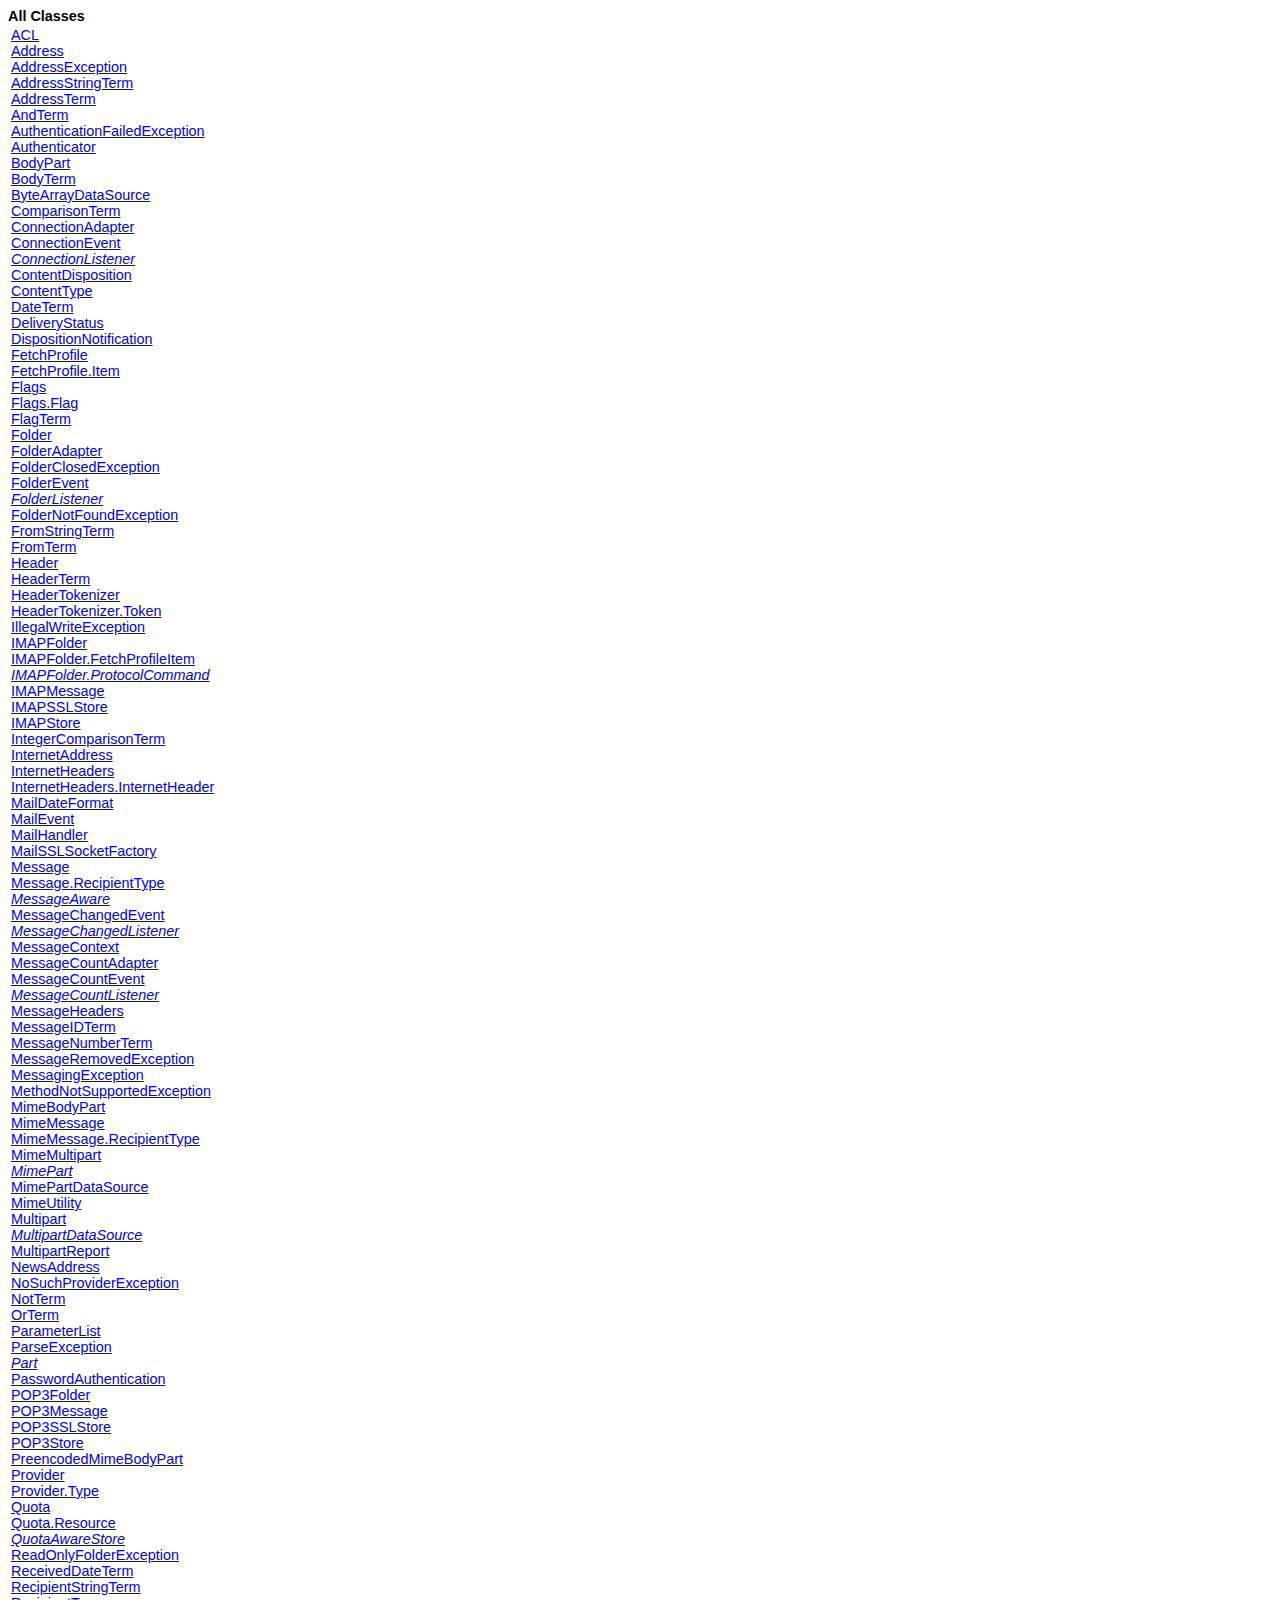
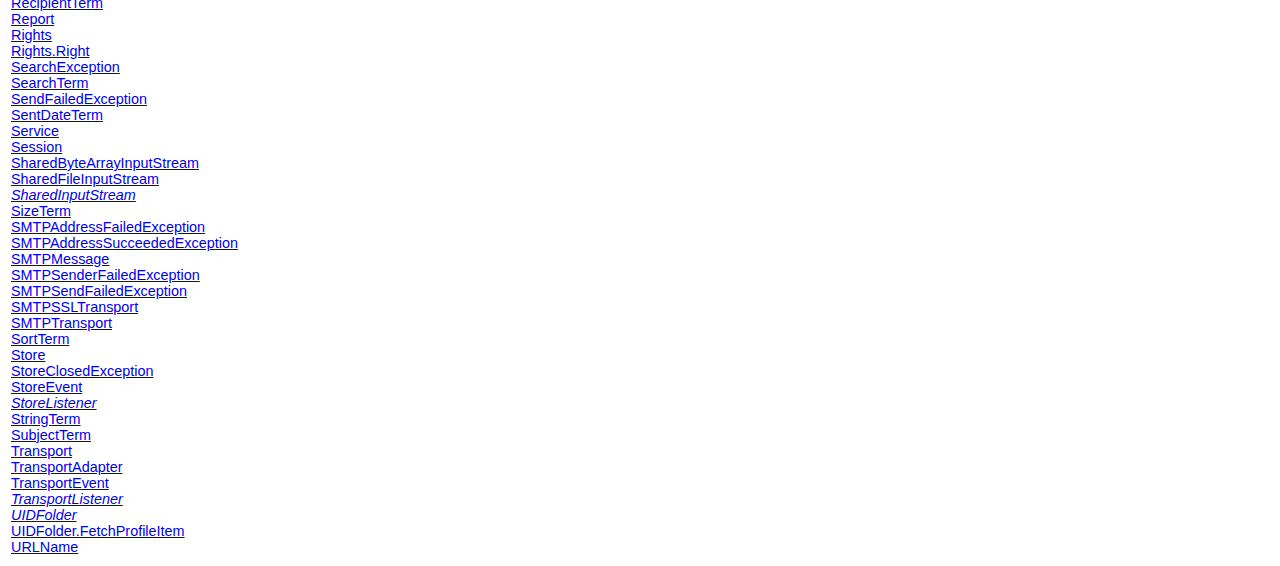
<file: javamail-1.4.4/docs/javadocs/allclasses-noframe.html>
<!DOCTYPE HTML PUBLIC "-//W3C//DTD HTML 4.01 Transitional//EN" "http://www.w3.org/TR/html4/loose.dtd">
<!--NewPage-->
<HTML>
<HEAD>
<!-- Generated by javadoc (build 1.6.0_10) on Fri Jan 14 15:43:26 PST 2011 -->
<META http-equiv="Content-Type" content="text/html; charset=UTF-8">
<TITLE>
All Classes (JavaMail API documentation)
</TITLE>

<META NAME="date" CONTENT="2011-01-14">

<LINK REL ="stylesheet" TYPE="text/css" HREF="stylesheet.css" TITLE="Style">


</HEAD>

<BODY BGCOLOR="white">
<FONT size="+1" CLASS="FrameHeadingFont">
<B>All Classes</B></FONT>
<BR>

<TABLE BORDER="0" WIDTH="100%" SUMMARY="">
<TR>
<TD NOWRAP><FONT CLASS="FrameItemFont"><A HREF="com/sun/mail/imap/ACL.html" title="class in com.sun.mail.imap">ACL</A>
<BR>
<A HREF="javax/mail/Address.html" title="class in javax.mail">Address</A>
<BR>
<A HREF="javax/mail/internet/AddressException.html" title="class in javax.mail.internet">AddressException</A>
<BR>
<A HREF="javax/mail/search/AddressStringTerm.html" title="class in javax.mail.search">AddressStringTerm</A>
<BR>
<A HREF="javax/mail/search/AddressTerm.html" title="class in javax.mail.search">AddressTerm</A>
<BR>
<A HREF="javax/mail/search/AndTerm.html" title="class in javax.mail.search">AndTerm</A>
<BR>
<A HREF="javax/mail/AuthenticationFailedException.html" title="class in javax.mail">AuthenticationFailedException</A>
<BR>
<A HREF="javax/mail/Authenticator.html" title="class in javax.mail">Authenticator</A>
<BR>
<A HREF="javax/mail/BodyPart.html" title="class in javax.mail">BodyPart</A>
<BR>
<A HREF="javax/mail/search/BodyTerm.html" title="class in javax.mail.search">BodyTerm</A>
<BR>
<A HREF="javax/mail/util/ByteArrayDataSource.html" title="class in javax.mail.util">ByteArrayDataSource</A>
<BR>
<A HREF="javax/mail/search/ComparisonTerm.html" title="class in javax.mail.search">ComparisonTerm</A>
<BR>
<A HREF="javax/mail/event/ConnectionAdapter.html" title="class in javax.mail.event">ConnectionAdapter</A>
<BR>
<A HREF="javax/mail/event/ConnectionEvent.html" title="class in javax.mail.event">ConnectionEvent</A>
<BR>
<A HREF="javax/mail/event/ConnectionListener.html" title="interface in javax.mail.event"><I>ConnectionListener</I></A>
<BR>
<A HREF="javax/mail/internet/ContentDisposition.html" title="class in javax.mail.internet">ContentDisposition</A>
<BR>
<A HREF="javax/mail/internet/ContentType.html" title="class in javax.mail.internet">ContentType</A>
<BR>
<A HREF="javax/mail/search/DateTerm.html" title="class in javax.mail.search">DateTerm</A>
<BR>
<A HREF="com/sun/mail/dsn/DeliveryStatus.html" title="class in com.sun.mail.dsn">DeliveryStatus</A>
<BR>
<A HREF="com/sun/mail/dsn/DispositionNotification.html" title="class in com.sun.mail.dsn">DispositionNotification</A>
<BR>
<A HREF="javax/mail/FetchProfile.html" title="class in javax.mail">FetchProfile</A>
<BR>
<A HREF="javax/mail/FetchProfile.Item.html" title="class in javax.mail">FetchProfile.Item</A>
<BR>
<A HREF="javax/mail/Flags.html" title="class in javax.mail">Flags</A>
<BR>
<A HREF="javax/mail/Flags.Flag.html" title="class in javax.mail">Flags.Flag</A>
<BR>
<A HREF="javax/mail/search/FlagTerm.html" title="class in javax.mail.search">FlagTerm</A>
<BR>
<A HREF="javax/mail/Folder.html" title="class in javax.mail">Folder</A>
<BR>
<A HREF="javax/mail/event/FolderAdapter.html" title="class in javax.mail.event">FolderAdapter</A>
<BR>
<A HREF="javax/mail/FolderClosedException.html" title="class in javax.mail">FolderClosedException</A>
<BR>
<A HREF="javax/mail/event/FolderEvent.html" title="class in javax.mail.event">FolderEvent</A>
<BR>
<A HREF="javax/mail/event/FolderListener.html" title="interface in javax.mail.event"><I>FolderListener</I></A>
<BR>
<A HREF="javax/mail/FolderNotFoundException.html" title="class in javax.mail">FolderNotFoundException</A>
<BR>
<A HREF="javax/mail/search/FromStringTerm.html" title="class in javax.mail.search">FromStringTerm</A>
<BR>
<A HREF="javax/mail/search/FromTerm.html" title="class in javax.mail.search">FromTerm</A>
<BR>
<A HREF="javax/mail/Header.html" title="class in javax.mail">Header</A>
<BR>
<A HREF="javax/mail/search/HeaderTerm.html" title="class in javax.mail.search">HeaderTerm</A>
<BR>
<A HREF="javax/mail/internet/HeaderTokenizer.html" title="class in javax.mail.internet">HeaderTokenizer</A>
<BR>
<A HREF="javax/mail/internet/HeaderTokenizer.Token.html" title="class in javax.mail.internet">HeaderTokenizer.Token</A>
<BR>
<A HREF="javax/mail/IllegalWriteException.html" title="class in javax.mail">IllegalWriteException</A>
<BR>
<A HREF="com/sun/mail/imap/IMAPFolder.html" title="class in com.sun.mail.imap">IMAPFolder</A>
<BR>
<A HREF="com/sun/mail/imap/IMAPFolder.FetchProfileItem.html" title="class in com.sun.mail.imap">IMAPFolder.FetchProfileItem</A>
<BR>
<A HREF="com/sun/mail/imap/IMAPFolder.ProtocolCommand.html" title="interface in com.sun.mail.imap"><I>IMAPFolder.ProtocolCommand</I></A>
<BR>
<A HREF="com/sun/mail/imap/IMAPMessage.html" title="class in com.sun.mail.imap">IMAPMessage</A>
<BR>
<A HREF="com/sun/mail/imap/IMAPSSLStore.html" title="class in com.sun.mail.imap">IMAPSSLStore</A>
<BR>
<A HREF="com/sun/mail/imap/IMAPStore.html" title="class in com.sun.mail.imap">IMAPStore</A>
<BR>
<A HREF="javax/mail/search/IntegerComparisonTerm.html" title="class in javax.mail.search">IntegerComparisonTerm</A>
<BR>
<A HREF="javax/mail/internet/InternetAddress.html" title="class in javax.mail.internet">InternetAddress</A>
<BR>
<A HREF="javax/mail/internet/InternetHeaders.html" title="class in javax.mail.internet">InternetHeaders</A>
<BR>
<A HREF="javax/mail/internet/InternetHeaders.InternetHeader.html" title="class in javax.mail.internet">InternetHeaders.InternetHeader</A>
<BR>
<A HREF="javax/mail/internet/MailDateFormat.html" title="class in javax.mail.internet">MailDateFormat</A>
<BR>
<A HREF="javax/mail/event/MailEvent.html" title="class in javax.mail.event">MailEvent</A>
<BR>
<A HREF="com/sun/mail/util/logging/MailHandler.html" title="class in com.sun.mail.util.logging">MailHandler</A>
<BR>
<A HREF="com/sun/mail/util/MailSSLSocketFactory.html" title="class in com.sun.mail.util">MailSSLSocketFactory</A>
<BR>
<A HREF="javax/mail/Message.html" title="class in javax.mail">Message</A>
<BR>
<A HREF="javax/mail/Message.RecipientType.html" title="class in javax.mail">Message.RecipientType</A>
<BR>
<A HREF="javax/mail/MessageAware.html" title="interface in javax.mail"><I>MessageAware</I></A>
<BR>
<A HREF="javax/mail/event/MessageChangedEvent.html" title="class in javax.mail.event">MessageChangedEvent</A>
<BR>
<A HREF="javax/mail/event/MessageChangedListener.html" title="interface in javax.mail.event"><I>MessageChangedListener</I></A>
<BR>
<A HREF="javax/mail/MessageContext.html" title="class in javax.mail">MessageContext</A>
<BR>
<A HREF="javax/mail/event/MessageCountAdapter.html" title="class in javax.mail.event">MessageCountAdapter</A>
<BR>
<A HREF="javax/mail/event/MessageCountEvent.html" title="class in javax.mail.event">MessageCountEvent</A>
<BR>
<A HREF="javax/mail/event/MessageCountListener.html" title="interface in javax.mail.event"><I>MessageCountListener</I></A>
<BR>
<A HREF="com/sun/mail/dsn/MessageHeaders.html" title="class in com.sun.mail.dsn">MessageHeaders</A>
<BR>
<A HREF="javax/mail/search/MessageIDTerm.html" title="class in javax.mail.search">MessageIDTerm</A>
<BR>
<A HREF="javax/mail/search/MessageNumberTerm.html" title="class in javax.mail.search">MessageNumberTerm</A>
<BR>
<A HREF="javax/mail/MessageRemovedException.html" title="class in javax.mail">MessageRemovedException</A>
<BR>
<A HREF="javax/mail/MessagingException.html" title="class in javax.mail">MessagingException</A>
<BR>
<A HREF="javax/mail/MethodNotSupportedException.html" title="class in javax.mail">MethodNotSupportedException</A>
<BR>
<A HREF="javax/mail/internet/MimeBodyPart.html" title="class in javax.mail.internet">MimeBodyPart</A>
<BR>
<A HREF="javax/mail/internet/MimeMessage.html" title="class in javax.mail.internet">MimeMessage</A>
<BR>
<A HREF="javax/mail/internet/MimeMessage.RecipientType.html" title="class in javax.mail.internet">MimeMessage.RecipientType</A>
<BR>
<A HREF="javax/mail/internet/MimeMultipart.html" title="class in javax.mail.internet">MimeMultipart</A>
<BR>
<A HREF="javax/mail/internet/MimePart.html" title="interface in javax.mail.internet"><I>MimePart</I></A>
<BR>
<A HREF="javax/mail/internet/MimePartDataSource.html" title="class in javax.mail.internet">MimePartDataSource</A>
<BR>
<A HREF="javax/mail/internet/MimeUtility.html" title="class in javax.mail.internet">MimeUtility</A>
<BR>
<A HREF="javax/mail/Multipart.html" title="class in javax.mail">Multipart</A>
<BR>
<A HREF="javax/mail/MultipartDataSource.html" title="interface in javax.mail"><I>MultipartDataSource</I></A>
<BR>
<A HREF="com/sun/mail/dsn/MultipartReport.html" title="class in com.sun.mail.dsn">MultipartReport</A>
<BR>
<A HREF="javax/mail/internet/NewsAddress.html" title="class in javax.mail.internet">NewsAddress</A>
<BR>
<A HREF="javax/mail/NoSuchProviderException.html" title="class in javax.mail">NoSuchProviderException</A>
<BR>
<A HREF="javax/mail/search/NotTerm.html" title="class in javax.mail.search">NotTerm</A>
<BR>
<A HREF="javax/mail/search/OrTerm.html" title="class in javax.mail.search">OrTerm</A>
<BR>
<A HREF="javax/mail/internet/ParameterList.html" title="class in javax.mail.internet">ParameterList</A>
<BR>
<A HREF="javax/mail/internet/ParseException.html" title="class in javax.mail.internet">ParseException</A>
<BR>
<A HREF="javax/mail/Part.html" title="interface in javax.mail"><I>Part</I></A>
<BR>
<A HREF="javax/mail/PasswordAuthentication.html" title="class in javax.mail">PasswordAuthentication</A>
<BR>
<A HREF="com/sun/mail/pop3/POP3Folder.html" title="class in com.sun.mail.pop3">POP3Folder</A>
<BR>
<A HREF="com/sun/mail/pop3/POP3Message.html" title="class in com.sun.mail.pop3">POP3Message</A>
<BR>
<A HREF="com/sun/mail/pop3/POP3SSLStore.html" title="class in com.sun.mail.pop3">POP3SSLStore</A>
<BR>
<A HREF="com/sun/mail/pop3/POP3Store.html" title="class in com.sun.mail.pop3">POP3Store</A>
<BR>
<A HREF="javax/mail/internet/PreencodedMimeBodyPart.html" title="class in javax.mail.internet">PreencodedMimeBodyPart</A>
<BR>
<A HREF="javax/mail/Provider.html" title="class in javax.mail">Provider</A>
<BR>
<A HREF="javax/mail/Provider.Type.html" title="class in javax.mail">Provider.Type</A>
<BR>
<A HREF="javax/mail/Quota.html" title="class in javax.mail">Quota</A>
<BR>
<A HREF="javax/mail/Quota.Resource.html" title="class in javax.mail">Quota.Resource</A>
<BR>
<A HREF="javax/mail/QuotaAwareStore.html" title="interface in javax.mail"><I>QuotaAwareStore</I></A>
<BR>
<A HREF="javax/mail/ReadOnlyFolderException.html" title="class in javax.mail">ReadOnlyFolderException</A>
<BR>
<A HREF="javax/mail/search/ReceivedDateTerm.html" title="class in javax.mail.search">ReceivedDateTerm</A>
<BR>
<A HREF="javax/mail/search/RecipientStringTerm.html" title="class in javax.mail.search">RecipientStringTerm</A>
<BR>
<A HREF="javax/mail/search/RecipientTerm.html" title="class in javax.mail.search">RecipientTerm</A>
<BR>
<A HREF="com/sun/mail/dsn/Report.html" title="class in com.sun.mail.dsn">Report</A>
<BR>
<A HREF="com/sun/mail/imap/Rights.html" title="class in com.sun.mail.imap">Rights</A>
<BR>
<A HREF="com/sun/mail/imap/Rights.Right.html" title="class in com.sun.mail.imap">Rights.Right</A>
<BR>
<A HREF="javax/mail/search/SearchException.html" title="class in javax.mail.search">SearchException</A>
<BR>
<A HREF="javax/mail/search/SearchTerm.html" title="class in javax.mail.search">SearchTerm</A>
<BR>
<A HREF="javax/mail/SendFailedException.html" title="class in javax.mail">SendFailedException</A>
<BR>
<A HREF="javax/mail/search/SentDateTerm.html" title="class in javax.mail.search">SentDateTerm</A>
<BR>
<A HREF="javax/mail/Service.html" title="class in javax.mail">Service</A>
<BR>
<A HREF="javax/mail/Session.html" title="class in javax.mail">Session</A>
<BR>
<A HREF="javax/mail/util/SharedByteArrayInputStream.html" title="class in javax.mail.util">SharedByteArrayInputStream</A>
<BR>
<A HREF="javax/mail/util/SharedFileInputStream.html" title="class in javax.mail.util">SharedFileInputStream</A>
<BR>
<A HREF="javax/mail/internet/SharedInputStream.html" title="interface in javax.mail.internet"><I>SharedInputStream</I></A>
<BR>
<A HREF="javax/mail/search/SizeTerm.html" title="class in javax.mail.search">SizeTerm</A>
<BR>
<A HREF="com/sun/mail/smtp/SMTPAddressFailedException.html" title="class in com.sun.mail.smtp">SMTPAddressFailedException</A>
<BR>
<A HREF="com/sun/mail/smtp/SMTPAddressSucceededException.html" title="class in com.sun.mail.smtp">SMTPAddressSucceededException</A>
<BR>
<A HREF="com/sun/mail/smtp/SMTPMessage.html" title="class in com.sun.mail.smtp">SMTPMessage</A>
<BR>
<A HREF="com/sun/mail/smtp/SMTPSenderFailedException.html" title="class in com.sun.mail.smtp">SMTPSenderFailedException</A>
<BR>
<A HREF="com/sun/mail/smtp/SMTPSendFailedException.html" title="class in com.sun.mail.smtp">SMTPSendFailedException</A>
<BR>
<A HREF="com/sun/mail/smtp/SMTPSSLTransport.html" title="class in com.sun.mail.smtp">SMTPSSLTransport</A>
<BR>
<A HREF="com/sun/mail/smtp/SMTPTransport.html" title="class in com.sun.mail.smtp">SMTPTransport</A>
<BR>
<A HREF="com/sun/mail/imap/SortTerm.html" title="class in com.sun.mail.imap">SortTerm</A>
<BR>
<A HREF="javax/mail/Store.html" title="class in javax.mail">Store</A>
<BR>
<A HREF="javax/mail/StoreClosedException.html" title="class in javax.mail">StoreClosedException</A>
<BR>
<A HREF="javax/mail/event/StoreEvent.html" title="class in javax.mail.event">StoreEvent</A>
<BR>
<A HREF="javax/mail/event/StoreListener.html" title="interface in javax.mail.event"><I>StoreListener</I></A>
<BR>
<A HREF="javax/mail/search/StringTerm.html" title="class in javax.mail.search">StringTerm</A>
<BR>
<A HREF="javax/mail/search/SubjectTerm.html" title="class in javax.mail.search">SubjectTerm</A>
<BR>
<A HREF="javax/mail/Transport.html" title="class in javax.mail">Transport</A>
<BR>
<A HREF="javax/mail/event/TransportAdapter.html" title="class in javax.mail.event">TransportAdapter</A>
<BR>
<A HREF="javax/mail/event/TransportEvent.html" title="class in javax.mail.event">TransportEvent</A>
<BR>
<A HREF="javax/mail/event/TransportListener.html" title="interface in javax.mail.event"><I>TransportListener</I></A>
<BR>
<A HREF="javax/mail/UIDFolder.html" title="interface in javax.mail"><I>UIDFolder</I></A>
<BR>
<A HREF="javax/mail/UIDFolder.FetchProfileItem.html" title="class in javax.mail">UIDFolder.FetchProfileItem</A>
<BR>
<A HREF="javax/mail/URLName.html" title="class in javax.mail">URLName</A>
<BR>
</FONT></TD>
</TR>
</TABLE>

</BODY>
</HTML>
</file>
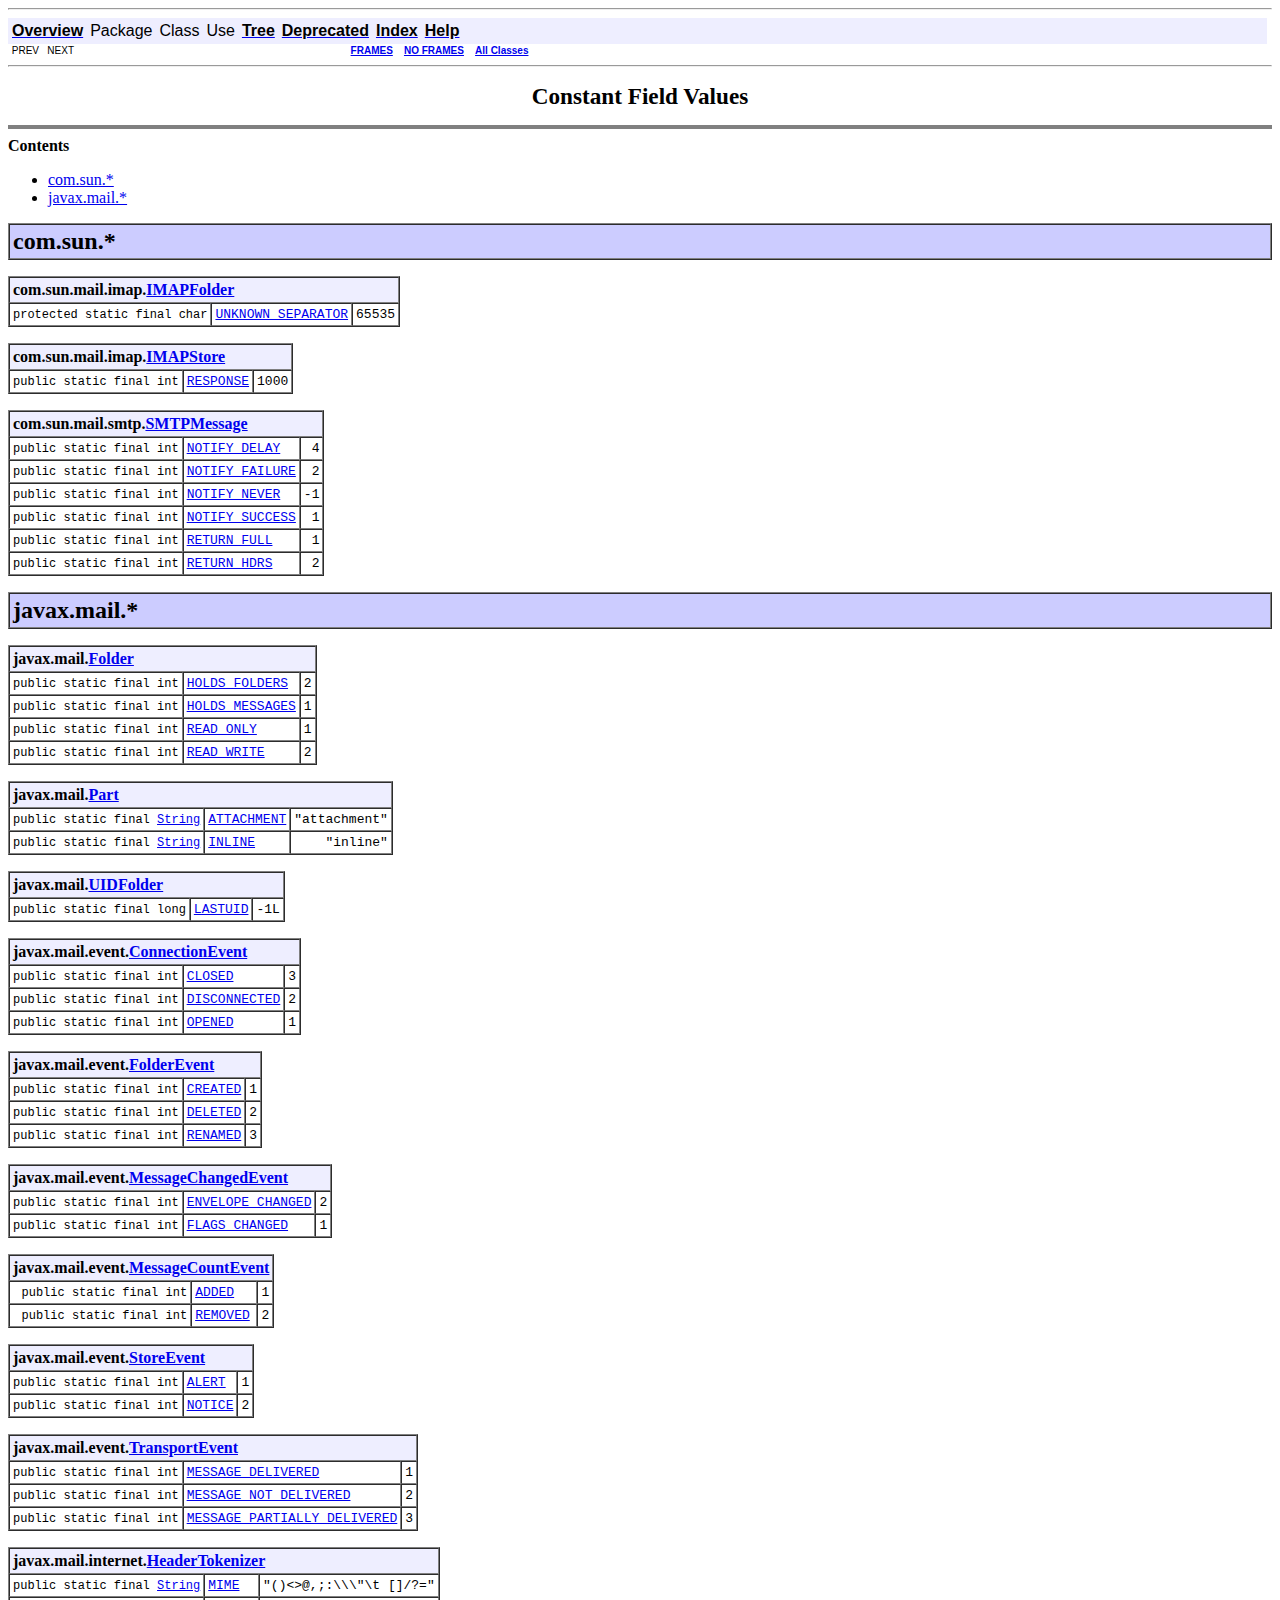
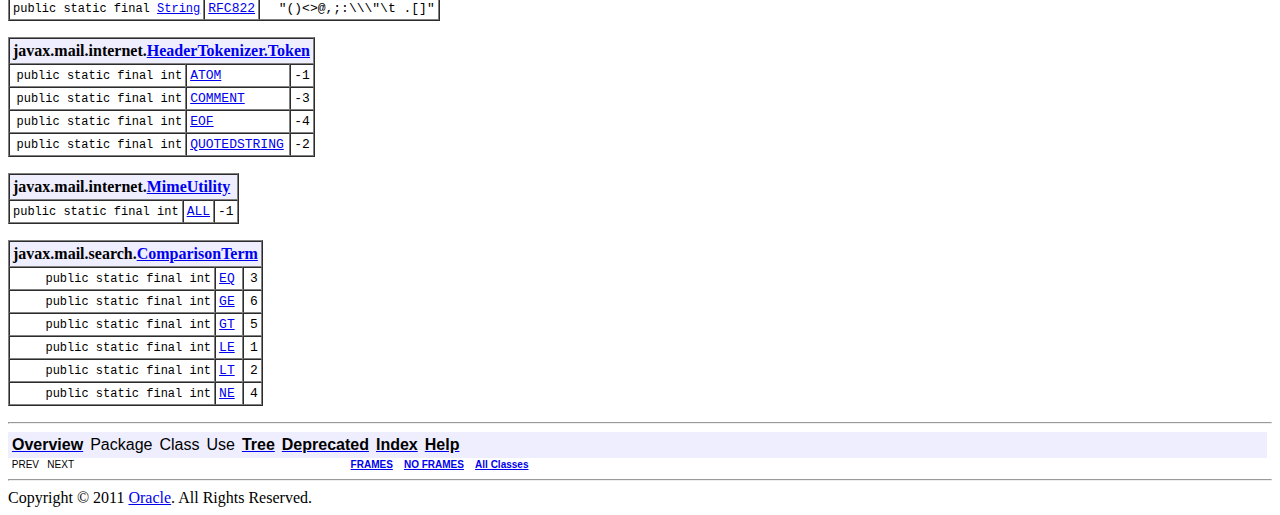
<file: javamail-1.4.4/docs/javadocs/constant-values.html>
<!DOCTYPE HTML PUBLIC "-//W3C//DTD HTML 4.01 Transitional//EN" "http://www.w3.org/TR/html4/loose.dtd">
<!--NewPage-->
<HTML>
<HEAD>
<!-- Generated by javadoc (build 1.6.0_10) on Fri Jan 14 15:43:24 PST 2011 -->
<META http-equiv="Content-Type" content="text/html; charset=UTF-8">
<TITLE>
Constant Field Values (JavaMail API documentation)
</TITLE>

<META NAME="date" CONTENT="2011-01-14">

<LINK REL ="stylesheet" TYPE="text/css" HREF="stylesheet.css" TITLE="Style">

<SCRIPT type="text/javascript">
function windowTitle()
{
    if (location.href.indexOf('is-external=true') == -1) {
        parent.document.title="Constant Field Values (JavaMail API documentation)";
    }
}
</SCRIPT>
<NOSCRIPT>
</NOSCRIPT>

</HEAD>

<BODY BGCOLOR="white" onload="windowTitle();">
<HR>


<!-- ========= START OF TOP NAVBAR ======= -->
<A NAME="navbar_top"><!-- --></A>
<A HREF="#skip-navbar_top" title="Skip navigation links"></A>
<TABLE BORDER="0" WIDTH="100%" CELLPADDING="1" CELLSPACING="0" SUMMARY="">
<TR>
<TD COLSPAN=2 BGCOLOR="#EEEEFF" CLASS="NavBarCell1">
<A NAME="navbar_top_firstrow"><!-- --></A>
<TABLE BORDER="0" CELLPADDING="0" CELLSPACING="3" SUMMARY="">
  <TR ALIGN="center" VALIGN="top">
  <TD BGCOLOR="#EEEEFF" CLASS="NavBarCell1">    <A HREF="overview-summary.html"><FONT CLASS="NavBarFont1"><B>Overview</B></FONT></A>&nbsp;</TD>
  <TD BGCOLOR="#EEEEFF" CLASS="NavBarCell1">    <FONT CLASS="NavBarFont1">Package</FONT>&nbsp;</TD>
  <TD BGCOLOR="#EEEEFF" CLASS="NavBarCell1">    <FONT CLASS="NavBarFont1">Class</FONT>&nbsp;</TD>
  <TD BGCOLOR="#EEEEFF" CLASS="NavBarCell1">    <FONT CLASS="NavBarFont1">Use</FONT>&nbsp;</TD>
  <TD BGCOLOR="#EEEEFF" CLASS="NavBarCell1">    <A HREF="overview-tree.html"><FONT CLASS="NavBarFont1"><B>Tree</B></FONT></A>&nbsp;</TD>
  <TD BGCOLOR="#EEEEFF" CLASS="NavBarCell1">    <A HREF="deprecated-list.html"><FONT CLASS="NavBarFont1"><B>Deprecated</B></FONT></A>&nbsp;</TD>
  <TD BGCOLOR="#EEEEFF" CLASS="NavBarCell1">    <A HREF="index-files/index-1.html"><FONT CLASS="NavBarFont1"><B>Index</B></FONT></A>&nbsp;</TD>
  <TD BGCOLOR="#EEEEFF" CLASS="NavBarCell1">    <A HREF="help-doc.html"><FONT CLASS="NavBarFont1"><B>Help</B></FONT></A>&nbsp;</TD>
  </TR>
</TABLE>
</TD>
<TD ALIGN="right" VALIGN="top" ROWSPAN=3><EM>
</EM>
</TD>
</TR>

<TR>
<TD BGCOLOR="white" CLASS="NavBarCell2"><FONT SIZE="-2">
&nbsp;PREV&nbsp;
&nbsp;NEXT</FONT></TD>
<TD BGCOLOR="white" CLASS="NavBarCell2"><FONT SIZE="-2">
  <A HREF="index.html?constant-values.html" target="_top"><B>FRAMES</B></A>  &nbsp;
&nbsp;<A HREF="constant-values.html" target="_top"><B>NO FRAMES</B></A>  &nbsp;
&nbsp;<SCRIPT type="text/javascript">
  <!--
  if(window==top) {
    document.writeln('<A HREF="allclasses-noframe.html"><B>All Classes</B></A>');
  }
  //-->
</SCRIPT>
<NOSCRIPT>
  <A HREF="allclasses-noframe.html"><B>All Classes</B></A>
</NOSCRIPT>


</FONT></TD>
</TR>
</TABLE>
<A NAME="skip-navbar_top"></A>
<!-- ========= END OF TOP NAVBAR ========= -->

<HR>
<CENTER>
<H1>
Constant Field Values</H1>
</CENTER>
<HR SIZE="4" NOSHADE>
<B>Contents</B><UL>
<LI><A HREF="#com.sun">com.sun.*</A>
<LI><A HREF="#javax.mail">javax.mail.*</A>
</UL>

<A NAME="com.sun"><!-- --></A>
<TABLE BORDER="1" WIDTH="100%" CELLPADDING="3" CELLSPACING="0" SUMMARY="">
<TR BGCOLOR="#CCCCFF" CLASS="TableHeadingColor">
<TH ALIGN="left"><FONT SIZE="+2">
com.sun.*</FONT></TH>
</TR>
</TABLE>

<P>

<TABLE BORDER="1" CELLPADDING="3" CELLSPACING="0" SUMMARY="">
<TR BGCOLOR="#EEEEFF" CLASS="TableSubHeadingColor">
<TH ALIGN="left" COLSPAN="3">com.sun.mail.imap.<A HREF="com/sun/mail/imap/IMAPFolder.html" title="class in com.sun.mail.imap">IMAPFolder</A></TH>
</TR>
<TR BGCOLOR="white" CLASS="TableRowColor">
<A NAME="com.sun.mail.imap.IMAPFolder.UNKNOWN_SEPARATOR"><!-- --></A><TD ALIGN="right"><FONT SIZE="-1">
<CODE>protected&nbsp;static&nbsp;final&nbsp;char</CODE></FONT></TD>
<TD ALIGN="left"><CODE><A HREF="com/sun/mail/imap/IMAPFolder.html#UNKNOWN_SEPARATOR">UNKNOWN_SEPARATOR</A></CODE></TD>
<TD ALIGN="right"><CODE>65535</CODE></TD>
</TR>
</FONT></TD>
</TR>
</TABLE>

<P>

<P>

<TABLE BORDER="1" CELLPADDING="3" CELLSPACING="0" SUMMARY="">
<TR BGCOLOR="#EEEEFF" CLASS="TableSubHeadingColor">
<TH ALIGN="left" COLSPAN="3">com.sun.mail.imap.<A HREF="com/sun/mail/imap/IMAPStore.html" title="class in com.sun.mail.imap">IMAPStore</A></TH>
</TR>
<TR BGCOLOR="white" CLASS="TableRowColor">
<A NAME="com.sun.mail.imap.IMAPStore.RESPONSE"><!-- --></A><TD ALIGN="right"><FONT SIZE="-1">
<CODE>public&nbsp;static&nbsp;final&nbsp;int</CODE></FONT></TD>
<TD ALIGN="left"><CODE><A HREF="com/sun/mail/imap/IMAPStore.html#RESPONSE">RESPONSE</A></CODE></TD>
<TD ALIGN="right"><CODE>1000</CODE></TD>
</TR>
</FONT></TD>
</TR>
</TABLE>

<P>

<P>

<TABLE BORDER="1" CELLPADDING="3" CELLSPACING="0" SUMMARY="">
<TR BGCOLOR="#EEEEFF" CLASS="TableSubHeadingColor">
<TH ALIGN="left" COLSPAN="3">com.sun.mail.smtp.<A HREF="com/sun/mail/smtp/SMTPMessage.html" title="class in com.sun.mail.smtp">SMTPMessage</A></TH>
</TR>
<TR BGCOLOR="white" CLASS="TableRowColor">
<A NAME="com.sun.mail.smtp.SMTPMessage.NOTIFY_DELAY"><!-- --></A><TD ALIGN="right"><FONT SIZE="-1">
<CODE>public&nbsp;static&nbsp;final&nbsp;int</CODE></FONT></TD>
<TD ALIGN="left"><CODE><A HREF="com/sun/mail/smtp/SMTPMessage.html#NOTIFY_DELAY">NOTIFY_DELAY</A></CODE></TD>
<TD ALIGN="right"><CODE>4</CODE></TD>
</TR>
<TR BGCOLOR="white" CLASS="TableRowColor">
<A NAME="com.sun.mail.smtp.SMTPMessage.NOTIFY_FAILURE"><!-- --></A><TD ALIGN="right"><FONT SIZE="-1">
<CODE>public&nbsp;static&nbsp;final&nbsp;int</CODE></FONT></TD>
<TD ALIGN="left"><CODE><A HREF="com/sun/mail/smtp/SMTPMessage.html#NOTIFY_FAILURE">NOTIFY_FAILURE</A></CODE></TD>
<TD ALIGN="right"><CODE>2</CODE></TD>
</TR>
<TR BGCOLOR="white" CLASS="TableRowColor">
<A NAME="com.sun.mail.smtp.SMTPMessage.NOTIFY_NEVER"><!-- --></A><TD ALIGN="right"><FONT SIZE="-1">
<CODE>public&nbsp;static&nbsp;final&nbsp;int</CODE></FONT></TD>
<TD ALIGN="left"><CODE><A HREF="com/sun/mail/smtp/SMTPMessage.html#NOTIFY_NEVER">NOTIFY_NEVER</A></CODE></TD>
<TD ALIGN="right"><CODE>-1</CODE></TD>
</TR>
<TR BGCOLOR="white" CLASS="TableRowColor">
<A NAME="com.sun.mail.smtp.SMTPMessage.NOTIFY_SUCCESS"><!-- --></A><TD ALIGN="right"><FONT SIZE="-1">
<CODE>public&nbsp;static&nbsp;final&nbsp;int</CODE></FONT></TD>
<TD ALIGN="left"><CODE><A HREF="com/sun/mail/smtp/SMTPMessage.html#NOTIFY_SUCCESS">NOTIFY_SUCCESS</A></CODE></TD>
<TD ALIGN="right"><CODE>1</CODE></TD>
</TR>
<TR BGCOLOR="white" CLASS="TableRowColor">
<A NAME="com.sun.mail.smtp.SMTPMessage.RETURN_FULL"><!-- --></A><TD ALIGN="right"><FONT SIZE="-1">
<CODE>public&nbsp;static&nbsp;final&nbsp;int</CODE></FONT></TD>
<TD ALIGN="left"><CODE><A HREF="com/sun/mail/smtp/SMTPMessage.html#RETURN_FULL">RETURN_FULL</A></CODE></TD>
<TD ALIGN="right"><CODE>1</CODE></TD>
</TR>
<TR BGCOLOR="white" CLASS="TableRowColor">
<A NAME="com.sun.mail.smtp.SMTPMessage.RETURN_HDRS"><!-- --></A><TD ALIGN="right"><FONT SIZE="-1">
<CODE>public&nbsp;static&nbsp;final&nbsp;int</CODE></FONT></TD>
<TD ALIGN="left"><CODE><A HREF="com/sun/mail/smtp/SMTPMessage.html#RETURN_HDRS">RETURN_HDRS</A></CODE></TD>
<TD ALIGN="right"><CODE>2</CODE></TD>
</TR>
</FONT></TD>
</TR>
</TABLE>

<P>

<P>
<A NAME="javax.mail"><!-- --></A>
<TABLE BORDER="1" WIDTH="100%" CELLPADDING="3" CELLSPACING="0" SUMMARY="">
<TR BGCOLOR="#CCCCFF" CLASS="TableHeadingColor">
<TH ALIGN="left"><FONT SIZE="+2">
javax.mail.*</FONT></TH>
</TR>
</TABLE>

<P>

<TABLE BORDER="1" CELLPADDING="3" CELLSPACING="0" SUMMARY="">
<TR BGCOLOR="#EEEEFF" CLASS="TableSubHeadingColor">
<TH ALIGN="left" COLSPAN="3">javax.mail.<A HREF="javax/mail/Folder.html" title="class in javax.mail">Folder</A></TH>
</TR>
<TR BGCOLOR="white" CLASS="TableRowColor">
<A NAME="javax.mail.Folder.HOLDS_FOLDERS"><!-- --></A><TD ALIGN="right"><FONT SIZE="-1">
<CODE>public&nbsp;static&nbsp;final&nbsp;int</CODE></FONT></TD>
<TD ALIGN="left"><CODE><A HREF="javax/mail/Folder.html#HOLDS_FOLDERS">HOLDS_FOLDERS</A></CODE></TD>
<TD ALIGN="right"><CODE>2</CODE></TD>
</TR>
<TR BGCOLOR="white" CLASS="TableRowColor">
<A NAME="javax.mail.Folder.HOLDS_MESSAGES"><!-- --></A><TD ALIGN="right"><FONT SIZE="-1">
<CODE>public&nbsp;static&nbsp;final&nbsp;int</CODE></FONT></TD>
<TD ALIGN="left"><CODE><A HREF="javax/mail/Folder.html#HOLDS_MESSAGES">HOLDS_MESSAGES</A></CODE></TD>
<TD ALIGN="right"><CODE>1</CODE></TD>
</TR>
<TR BGCOLOR="white" CLASS="TableRowColor">
<A NAME="javax.mail.Folder.READ_ONLY"><!-- --></A><TD ALIGN="right"><FONT SIZE="-1">
<CODE>public&nbsp;static&nbsp;final&nbsp;int</CODE></FONT></TD>
<TD ALIGN="left"><CODE><A HREF="javax/mail/Folder.html#READ_ONLY">READ_ONLY</A></CODE></TD>
<TD ALIGN="right"><CODE>1</CODE></TD>
</TR>
<TR BGCOLOR="white" CLASS="TableRowColor">
<A NAME="javax.mail.Folder.READ_WRITE"><!-- --></A><TD ALIGN="right"><FONT SIZE="-1">
<CODE>public&nbsp;static&nbsp;final&nbsp;int</CODE></FONT></TD>
<TD ALIGN="left"><CODE><A HREF="javax/mail/Folder.html#READ_WRITE">READ_WRITE</A></CODE></TD>
<TD ALIGN="right"><CODE>2</CODE></TD>
</TR>
</FONT></TD>
</TR>
</TABLE>

<P>

<P>

<TABLE BORDER="1" CELLPADDING="3" CELLSPACING="0" SUMMARY="">
<TR BGCOLOR="#EEEEFF" CLASS="TableSubHeadingColor">
<TH ALIGN="left" COLSPAN="3">javax.mail.<A HREF="javax/mail/Part.html" title="interface in javax.mail">Part</A></TH>
</TR>
<TR BGCOLOR="white" CLASS="TableRowColor">
<A NAME="javax.mail.Part.ATTACHMENT"><!-- --></A><TD ALIGN="right"><FONT SIZE="-1">
<CODE>public&nbsp;static&nbsp;final&nbsp;<A HREF="http://java.sun.com/j2se/1.4.2/docs/api/java/lang/String.html?is-external=true" title="class or interface in java.lang">String</A></CODE></FONT></TD>
<TD ALIGN="left"><CODE><A HREF="javax/mail/Part.html#ATTACHMENT">ATTACHMENT</A></CODE></TD>
<TD ALIGN="right"><CODE>"attachment"</CODE></TD>
</TR>
<TR BGCOLOR="white" CLASS="TableRowColor">
<A NAME="javax.mail.Part.INLINE"><!-- --></A><TD ALIGN="right"><FONT SIZE="-1">
<CODE>public&nbsp;static&nbsp;final&nbsp;<A HREF="http://java.sun.com/j2se/1.4.2/docs/api/java/lang/String.html?is-external=true" title="class or interface in java.lang">String</A></CODE></FONT></TD>
<TD ALIGN="left"><CODE><A HREF="javax/mail/Part.html#INLINE">INLINE</A></CODE></TD>
<TD ALIGN="right"><CODE>"inline"</CODE></TD>
</TR>
</FONT></TD>
</TR>
</TABLE>

<P>

<P>

<TABLE BORDER="1" CELLPADDING="3" CELLSPACING="0" SUMMARY="">
<TR BGCOLOR="#EEEEFF" CLASS="TableSubHeadingColor">
<TH ALIGN="left" COLSPAN="3">javax.mail.<A HREF="javax/mail/UIDFolder.html" title="interface in javax.mail">UIDFolder</A></TH>
</TR>
<TR BGCOLOR="white" CLASS="TableRowColor">
<A NAME="javax.mail.UIDFolder.LASTUID"><!-- --></A><TD ALIGN="right"><FONT SIZE="-1">
<CODE>public&nbsp;static&nbsp;final&nbsp;long</CODE></FONT></TD>
<TD ALIGN="left"><CODE><A HREF="javax/mail/UIDFolder.html#LASTUID">LASTUID</A></CODE></TD>
<TD ALIGN="right"><CODE>-1L</CODE></TD>
</TR>
</FONT></TD>
</TR>
</TABLE>

<P>

<P>

<TABLE BORDER="1" CELLPADDING="3" CELLSPACING="0" SUMMARY="">
<TR BGCOLOR="#EEEEFF" CLASS="TableSubHeadingColor">
<TH ALIGN="left" COLSPAN="3">javax.mail.event.<A HREF="javax/mail/event/ConnectionEvent.html" title="class in javax.mail.event">ConnectionEvent</A></TH>
</TR>
<TR BGCOLOR="white" CLASS="TableRowColor">
<A NAME="javax.mail.event.ConnectionEvent.CLOSED"><!-- --></A><TD ALIGN="right"><FONT SIZE="-1">
<CODE>public&nbsp;static&nbsp;final&nbsp;int</CODE></FONT></TD>
<TD ALIGN="left"><CODE><A HREF="javax/mail/event/ConnectionEvent.html#CLOSED">CLOSED</A></CODE></TD>
<TD ALIGN="right"><CODE>3</CODE></TD>
</TR>
<TR BGCOLOR="white" CLASS="TableRowColor">
<A NAME="javax.mail.event.ConnectionEvent.DISCONNECTED"><!-- --></A><TD ALIGN="right"><FONT SIZE="-1">
<CODE>public&nbsp;static&nbsp;final&nbsp;int</CODE></FONT></TD>
<TD ALIGN="left"><CODE><A HREF="javax/mail/event/ConnectionEvent.html#DISCONNECTED">DISCONNECTED</A></CODE></TD>
<TD ALIGN="right"><CODE>2</CODE></TD>
</TR>
<TR BGCOLOR="white" CLASS="TableRowColor">
<A NAME="javax.mail.event.ConnectionEvent.OPENED"><!-- --></A><TD ALIGN="right"><FONT SIZE="-1">
<CODE>public&nbsp;static&nbsp;final&nbsp;int</CODE></FONT></TD>
<TD ALIGN="left"><CODE><A HREF="javax/mail/event/ConnectionEvent.html#OPENED">OPENED</A></CODE></TD>
<TD ALIGN="right"><CODE>1</CODE></TD>
</TR>
</FONT></TD>
</TR>
</TABLE>

<P>

<P>

<TABLE BORDER="1" CELLPADDING="3" CELLSPACING="0" SUMMARY="">
<TR BGCOLOR="#EEEEFF" CLASS="TableSubHeadingColor">
<TH ALIGN="left" COLSPAN="3">javax.mail.event.<A HREF="javax/mail/event/FolderEvent.html" title="class in javax.mail.event">FolderEvent</A></TH>
</TR>
<TR BGCOLOR="white" CLASS="TableRowColor">
<A NAME="javax.mail.event.FolderEvent.CREATED"><!-- --></A><TD ALIGN="right"><FONT SIZE="-1">
<CODE>public&nbsp;static&nbsp;final&nbsp;int</CODE></FONT></TD>
<TD ALIGN="left"><CODE><A HREF="javax/mail/event/FolderEvent.html#CREATED">CREATED</A></CODE></TD>
<TD ALIGN="right"><CODE>1</CODE></TD>
</TR>
<TR BGCOLOR="white" CLASS="TableRowColor">
<A NAME="javax.mail.event.FolderEvent.DELETED"><!-- --></A><TD ALIGN="right"><FONT SIZE="-1">
<CODE>public&nbsp;static&nbsp;final&nbsp;int</CODE></FONT></TD>
<TD ALIGN="left"><CODE><A HREF="javax/mail/event/FolderEvent.html#DELETED">DELETED</A></CODE></TD>
<TD ALIGN="right"><CODE>2</CODE></TD>
</TR>
<TR BGCOLOR="white" CLASS="TableRowColor">
<A NAME="javax.mail.event.FolderEvent.RENAMED"><!-- --></A><TD ALIGN="right"><FONT SIZE="-1">
<CODE>public&nbsp;static&nbsp;final&nbsp;int</CODE></FONT></TD>
<TD ALIGN="left"><CODE><A HREF="javax/mail/event/FolderEvent.html#RENAMED">RENAMED</A></CODE></TD>
<TD ALIGN="right"><CODE>3</CODE></TD>
</TR>
</FONT></TD>
</TR>
</TABLE>

<P>

<P>

<TABLE BORDER="1" CELLPADDING="3" CELLSPACING="0" SUMMARY="">
<TR BGCOLOR="#EEEEFF" CLASS="TableSubHeadingColor">
<TH ALIGN="left" COLSPAN="3">javax.mail.event.<A HREF="javax/mail/event/MessageChangedEvent.html" title="class in javax.mail.event">MessageChangedEvent</A></TH>
</TR>
<TR BGCOLOR="white" CLASS="TableRowColor">
<A NAME="javax.mail.event.MessageChangedEvent.ENVELOPE_CHANGED"><!-- --></A><TD ALIGN="right"><FONT SIZE="-1">
<CODE>public&nbsp;static&nbsp;final&nbsp;int</CODE></FONT></TD>
<TD ALIGN="left"><CODE><A HREF="javax/mail/event/MessageChangedEvent.html#ENVELOPE_CHANGED">ENVELOPE_CHANGED</A></CODE></TD>
<TD ALIGN="right"><CODE>2</CODE></TD>
</TR>
<TR BGCOLOR="white" CLASS="TableRowColor">
<A NAME="javax.mail.event.MessageChangedEvent.FLAGS_CHANGED"><!-- --></A><TD ALIGN="right"><FONT SIZE="-1">
<CODE>public&nbsp;static&nbsp;final&nbsp;int</CODE></FONT></TD>
<TD ALIGN="left"><CODE><A HREF="javax/mail/event/MessageChangedEvent.html#FLAGS_CHANGED">FLAGS_CHANGED</A></CODE></TD>
<TD ALIGN="right"><CODE>1</CODE></TD>
</TR>
</FONT></TD>
</TR>
</TABLE>

<P>

<P>

<TABLE BORDER="1" CELLPADDING="3" CELLSPACING="0" SUMMARY="">
<TR BGCOLOR="#EEEEFF" CLASS="TableSubHeadingColor">
<TH ALIGN="left" COLSPAN="3">javax.mail.event.<A HREF="javax/mail/event/MessageCountEvent.html" title="class in javax.mail.event">MessageCountEvent</A></TH>
</TR>
<TR BGCOLOR="white" CLASS="TableRowColor">
<A NAME="javax.mail.event.MessageCountEvent.ADDED"><!-- --></A><TD ALIGN="right"><FONT SIZE="-1">
<CODE>public&nbsp;static&nbsp;final&nbsp;int</CODE></FONT></TD>
<TD ALIGN="left"><CODE><A HREF="javax/mail/event/MessageCountEvent.html#ADDED">ADDED</A></CODE></TD>
<TD ALIGN="right"><CODE>1</CODE></TD>
</TR>
<TR BGCOLOR="white" CLASS="TableRowColor">
<A NAME="javax.mail.event.MessageCountEvent.REMOVED"><!-- --></A><TD ALIGN="right"><FONT SIZE="-1">
<CODE>public&nbsp;static&nbsp;final&nbsp;int</CODE></FONT></TD>
<TD ALIGN="left"><CODE><A HREF="javax/mail/event/MessageCountEvent.html#REMOVED">REMOVED</A></CODE></TD>
<TD ALIGN="right"><CODE>2</CODE></TD>
</TR>
</FONT></TD>
</TR>
</TABLE>

<P>

<P>

<TABLE BORDER="1" CELLPADDING="3" CELLSPACING="0" SUMMARY="">
<TR BGCOLOR="#EEEEFF" CLASS="TableSubHeadingColor">
<TH ALIGN="left" COLSPAN="3">javax.mail.event.<A HREF="javax/mail/event/StoreEvent.html" title="class in javax.mail.event">StoreEvent</A></TH>
</TR>
<TR BGCOLOR="white" CLASS="TableRowColor">
<A NAME="javax.mail.event.StoreEvent.ALERT"><!-- --></A><TD ALIGN="right"><FONT SIZE="-1">
<CODE>public&nbsp;static&nbsp;final&nbsp;int</CODE></FONT></TD>
<TD ALIGN="left"><CODE><A HREF="javax/mail/event/StoreEvent.html#ALERT">ALERT</A></CODE></TD>
<TD ALIGN="right"><CODE>1</CODE></TD>
</TR>
<TR BGCOLOR="white" CLASS="TableRowColor">
<A NAME="javax.mail.event.StoreEvent.NOTICE"><!-- --></A><TD ALIGN="right"><FONT SIZE="-1">
<CODE>public&nbsp;static&nbsp;final&nbsp;int</CODE></FONT></TD>
<TD ALIGN="left"><CODE><A HREF="javax/mail/event/StoreEvent.html#NOTICE">NOTICE</A></CODE></TD>
<TD ALIGN="right"><CODE>2</CODE></TD>
</TR>
</FONT></TD>
</TR>
</TABLE>

<P>

<P>

<TABLE BORDER="1" CELLPADDING="3" CELLSPACING="0" SUMMARY="">
<TR BGCOLOR="#EEEEFF" CLASS="TableSubHeadingColor">
<TH ALIGN="left" COLSPAN="3">javax.mail.event.<A HREF="javax/mail/event/TransportEvent.html" title="class in javax.mail.event">TransportEvent</A></TH>
</TR>
<TR BGCOLOR="white" CLASS="TableRowColor">
<A NAME="javax.mail.event.TransportEvent.MESSAGE_DELIVERED"><!-- --></A><TD ALIGN="right"><FONT SIZE="-1">
<CODE>public&nbsp;static&nbsp;final&nbsp;int</CODE></FONT></TD>
<TD ALIGN="left"><CODE><A HREF="javax/mail/event/TransportEvent.html#MESSAGE_DELIVERED">MESSAGE_DELIVERED</A></CODE></TD>
<TD ALIGN="right"><CODE>1</CODE></TD>
</TR>
<TR BGCOLOR="white" CLASS="TableRowColor">
<A NAME="javax.mail.event.TransportEvent.MESSAGE_NOT_DELIVERED"><!-- --></A><TD ALIGN="right"><FONT SIZE="-1">
<CODE>public&nbsp;static&nbsp;final&nbsp;int</CODE></FONT></TD>
<TD ALIGN="left"><CODE><A HREF="javax/mail/event/TransportEvent.html#MESSAGE_NOT_DELIVERED">MESSAGE_NOT_DELIVERED</A></CODE></TD>
<TD ALIGN="right"><CODE>2</CODE></TD>
</TR>
<TR BGCOLOR="white" CLASS="TableRowColor">
<A NAME="javax.mail.event.TransportEvent.MESSAGE_PARTIALLY_DELIVERED"><!-- --></A><TD ALIGN="right"><FONT SIZE="-1">
<CODE>public&nbsp;static&nbsp;final&nbsp;int</CODE></FONT></TD>
<TD ALIGN="left"><CODE><A HREF="javax/mail/event/TransportEvent.html#MESSAGE_PARTIALLY_DELIVERED">MESSAGE_PARTIALLY_DELIVERED</A></CODE></TD>
<TD ALIGN="right"><CODE>3</CODE></TD>
</TR>
</FONT></TD>
</TR>
</TABLE>

<P>

<P>

<TABLE BORDER="1" CELLPADDING="3" CELLSPACING="0" SUMMARY="">
<TR BGCOLOR="#EEEEFF" CLASS="TableSubHeadingColor">
<TH ALIGN="left" COLSPAN="3">javax.mail.internet.<A HREF="javax/mail/internet/HeaderTokenizer.html" title="class in javax.mail.internet">HeaderTokenizer</A></TH>
</TR>
<TR BGCOLOR="white" CLASS="TableRowColor">
<A NAME="javax.mail.internet.HeaderTokenizer.MIME"><!-- --></A><TD ALIGN="right"><FONT SIZE="-1">
<CODE>public&nbsp;static&nbsp;final&nbsp;<A HREF="http://java.sun.com/j2se/1.4.2/docs/api/java/lang/String.html?is-external=true" title="class or interface in java.lang">String</A></CODE></FONT></TD>
<TD ALIGN="left"><CODE><A HREF="javax/mail/internet/HeaderTokenizer.html#MIME">MIME</A></CODE></TD>
<TD ALIGN="right"><CODE>"()&lt;&gt;@,;:\\\"\t []/?="</CODE></TD>
</TR>
<TR BGCOLOR="white" CLASS="TableRowColor">
<A NAME="javax.mail.internet.HeaderTokenizer.RFC822"><!-- --></A><TD ALIGN="right"><FONT SIZE="-1">
<CODE>public&nbsp;static&nbsp;final&nbsp;<A HREF="http://java.sun.com/j2se/1.4.2/docs/api/java/lang/String.html?is-external=true" title="class or interface in java.lang">String</A></CODE></FONT></TD>
<TD ALIGN="left"><CODE><A HREF="javax/mail/internet/HeaderTokenizer.html#RFC822">RFC822</A></CODE></TD>
<TD ALIGN="right"><CODE>"()&lt;&gt;@,;:\\\"\t .[]"</CODE></TD>
</TR>
</FONT></TD>
</TR>
</TABLE>

<P>

<P>

<TABLE BORDER="1" CELLPADDING="3" CELLSPACING="0" SUMMARY="">
<TR BGCOLOR="#EEEEFF" CLASS="TableSubHeadingColor">
<TH ALIGN="left" COLSPAN="3">javax.mail.internet.<A HREF="javax/mail/internet/HeaderTokenizer.Token.html" title="class in javax.mail.internet">HeaderTokenizer.Token</A></TH>
</TR>
<TR BGCOLOR="white" CLASS="TableRowColor">
<A NAME="javax.mail.internet.HeaderTokenizer.Token.ATOM"><!-- --></A><TD ALIGN="right"><FONT SIZE="-1">
<CODE>public&nbsp;static&nbsp;final&nbsp;int</CODE></FONT></TD>
<TD ALIGN="left"><CODE><A HREF="javax/mail/internet/HeaderTokenizer.Token.html#ATOM">ATOM</A></CODE></TD>
<TD ALIGN="right"><CODE>-1</CODE></TD>
</TR>
<TR BGCOLOR="white" CLASS="TableRowColor">
<A NAME="javax.mail.internet.HeaderTokenizer.Token.COMMENT"><!-- --></A><TD ALIGN="right"><FONT SIZE="-1">
<CODE>public&nbsp;static&nbsp;final&nbsp;int</CODE></FONT></TD>
<TD ALIGN="left"><CODE><A HREF="javax/mail/internet/HeaderTokenizer.Token.html#COMMENT">COMMENT</A></CODE></TD>
<TD ALIGN="right"><CODE>-3</CODE></TD>
</TR>
<TR BGCOLOR="white" CLASS="TableRowColor">
<A NAME="javax.mail.internet.HeaderTokenizer.Token.EOF"><!-- --></A><TD ALIGN="right"><FONT SIZE="-1">
<CODE>public&nbsp;static&nbsp;final&nbsp;int</CODE></FONT></TD>
<TD ALIGN="left"><CODE><A HREF="javax/mail/internet/HeaderTokenizer.Token.html#EOF">EOF</A></CODE></TD>
<TD ALIGN="right"><CODE>-4</CODE></TD>
</TR>
<TR BGCOLOR="white" CLASS="TableRowColor">
<A NAME="javax.mail.internet.HeaderTokenizer.Token.QUOTEDSTRING"><!-- --></A><TD ALIGN="right"><FONT SIZE="-1">
<CODE>public&nbsp;static&nbsp;final&nbsp;int</CODE></FONT></TD>
<TD ALIGN="left"><CODE><A HREF="javax/mail/internet/HeaderTokenizer.Token.html#QUOTEDSTRING">QUOTEDSTRING</A></CODE></TD>
<TD ALIGN="right"><CODE>-2</CODE></TD>
</TR>
</FONT></TD>
</TR>
</TABLE>

<P>

<P>

<TABLE BORDER="1" CELLPADDING="3" CELLSPACING="0" SUMMARY="">
<TR BGCOLOR="#EEEEFF" CLASS="TableSubHeadingColor">
<TH ALIGN="left" COLSPAN="3">javax.mail.internet.<A HREF="javax/mail/internet/MimeUtility.html" title="class in javax.mail.internet">MimeUtility</A></TH>
</TR>
<TR BGCOLOR="white" CLASS="TableRowColor">
<A NAME="javax.mail.internet.MimeUtility.ALL"><!-- --></A><TD ALIGN="right"><FONT SIZE="-1">
<CODE>public&nbsp;static&nbsp;final&nbsp;int</CODE></FONT></TD>
<TD ALIGN="left"><CODE><A HREF="javax/mail/internet/MimeUtility.html#ALL">ALL</A></CODE></TD>
<TD ALIGN="right"><CODE>-1</CODE></TD>
</TR>
</FONT></TD>
</TR>
</TABLE>

<P>

<P>

<TABLE BORDER="1" CELLPADDING="3" CELLSPACING="0" SUMMARY="">
<TR BGCOLOR="#EEEEFF" CLASS="TableSubHeadingColor">
<TH ALIGN="left" COLSPAN="3">javax.mail.search.<A HREF="javax/mail/search/ComparisonTerm.html" title="class in javax.mail.search">ComparisonTerm</A></TH>
</TR>
<TR BGCOLOR="white" CLASS="TableRowColor">
<A NAME="javax.mail.search.ComparisonTerm.EQ"><!-- --></A><TD ALIGN="right"><FONT SIZE="-1">
<CODE>public&nbsp;static&nbsp;final&nbsp;int</CODE></FONT></TD>
<TD ALIGN="left"><CODE><A HREF="javax/mail/search/ComparisonTerm.html#EQ">EQ</A></CODE></TD>
<TD ALIGN="right"><CODE>3</CODE></TD>
</TR>
<TR BGCOLOR="white" CLASS="TableRowColor">
<A NAME="javax.mail.search.ComparisonTerm.GE"><!-- --></A><TD ALIGN="right"><FONT SIZE="-1">
<CODE>public&nbsp;static&nbsp;final&nbsp;int</CODE></FONT></TD>
<TD ALIGN="left"><CODE><A HREF="javax/mail/search/ComparisonTerm.html#GE">GE</A></CODE></TD>
<TD ALIGN="right"><CODE>6</CODE></TD>
</TR>
<TR BGCOLOR="white" CLASS="TableRowColor">
<A NAME="javax.mail.search.ComparisonTerm.GT"><!-- --></A><TD ALIGN="right"><FONT SIZE="-1">
<CODE>public&nbsp;static&nbsp;final&nbsp;int</CODE></FONT></TD>
<TD ALIGN="left"><CODE><A HREF="javax/mail/search/ComparisonTerm.html#GT">GT</A></CODE></TD>
<TD ALIGN="right"><CODE>5</CODE></TD>
</TR>
<TR BGCOLOR="white" CLASS="TableRowColor">
<A NAME="javax.mail.search.ComparisonTerm.LE"><!-- --></A><TD ALIGN="right"><FONT SIZE="-1">
<CODE>public&nbsp;static&nbsp;final&nbsp;int</CODE></FONT></TD>
<TD ALIGN="left"><CODE><A HREF="javax/mail/search/ComparisonTerm.html#LE">LE</A></CODE></TD>
<TD ALIGN="right"><CODE>1</CODE></TD>
</TR>
<TR BGCOLOR="white" CLASS="TableRowColor">
<A NAME="javax.mail.search.ComparisonTerm.LT"><!-- --></A><TD ALIGN="right"><FONT SIZE="-1">
<CODE>public&nbsp;static&nbsp;final&nbsp;int</CODE></FONT></TD>
<TD ALIGN="left"><CODE><A HREF="javax/mail/search/ComparisonTerm.html#LT">LT</A></CODE></TD>
<TD ALIGN="right"><CODE>2</CODE></TD>
</TR>
<TR BGCOLOR="white" CLASS="TableRowColor">
<A NAME="javax.mail.search.ComparisonTerm.NE"><!-- --></A><TD ALIGN="right"><FONT SIZE="-1">
<CODE>public&nbsp;static&nbsp;final&nbsp;int</CODE></FONT></TD>
<TD ALIGN="left"><CODE><A HREF="javax/mail/search/ComparisonTerm.html#NE">NE</A></CODE></TD>
<TD ALIGN="right"><CODE>4</CODE></TD>
</TR>
</FONT></TD>
</TR>
</TABLE>

<P>

<P>
<HR>


<!-- ======= START OF BOTTOM NAVBAR ====== -->
<A NAME="navbar_bottom"><!-- --></A>
<A HREF="#skip-navbar_bottom" title="Skip navigation links"></A>
<TABLE BORDER="0" WIDTH="100%" CELLPADDING="1" CELLSPACING="0" SUMMARY="">
<TR>
<TD COLSPAN=2 BGCOLOR="#EEEEFF" CLASS="NavBarCell1">
<A NAME="navbar_bottom_firstrow"><!-- --></A>
<TABLE BORDER="0" CELLPADDING="0" CELLSPACING="3" SUMMARY="">
  <TR ALIGN="center" VALIGN="top">
  <TD BGCOLOR="#EEEEFF" CLASS="NavBarCell1">    <A HREF="overview-summary.html"><FONT CLASS="NavBarFont1"><B>Overview</B></FONT></A>&nbsp;</TD>
  <TD BGCOLOR="#EEEEFF" CLASS="NavBarCell1">    <FONT CLASS="NavBarFont1">Package</FONT>&nbsp;</TD>
  <TD BGCOLOR="#EEEEFF" CLASS="NavBarCell1">    <FONT CLASS="NavBarFont1">Class</FONT>&nbsp;</TD>
  <TD BGCOLOR="#EEEEFF" CLASS="NavBarCell1">    <FONT CLASS="NavBarFont1">Use</FONT>&nbsp;</TD>
  <TD BGCOLOR="#EEEEFF" CLASS="NavBarCell1">    <A HREF="overview-tree.html"><FONT CLASS="NavBarFont1"><B>Tree</B></FONT></A>&nbsp;</TD>
  <TD BGCOLOR="#EEEEFF" CLASS="NavBarCell1">    <A HREF="deprecated-list.html"><FONT CLASS="NavBarFont1"><B>Deprecated</B></FONT></A>&nbsp;</TD>
  <TD BGCOLOR="#EEEEFF" CLASS="NavBarCell1">    <A HREF="index-files/index-1.html"><FONT CLASS="NavBarFont1"><B>Index</B></FONT></A>&nbsp;</TD>
  <TD BGCOLOR="#EEEEFF" CLASS="NavBarCell1">    <A HREF="help-doc.html"><FONT CLASS="NavBarFont1"><B>Help</B></FONT></A>&nbsp;</TD>
  </TR>
</TABLE>
</TD>
<TD ALIGN="right" VALIGN="top" ROWSPAN=3><EM>
</EM>
</TD>
</TR>

<TR>
<TD BGCOLOR="white" CLASS="NavBarCell2"><FONT SIZE="-2">
&nbsp;PREV&nbsp;
&nbsp;NEXT</FONT></TD>
<TD BGCOLOR="white" CLASS="NavBarCell2"><FONT SIZE="-2">
  <A HREF="index.html?constant-values.html" target="_top"><B>FRAMES</B></A>  &nbsp;
&nbsp;<A HREF="constant-values.html" target="_top"><B>NO FRAMES</B></A>  &nbsp;
&nbsp;<SCRIPT type="text/javascript">
  <!--
  if(window==top) {
    document.writeln('<A HREF="allclasses-noframe.html"><B>All Classes</B></A>');
  }
  //-->
</SCRIPT>
<NOSCRIPT>
  <A HREF="allclasses-noframe.html"><B>All Classes</B></A>
</NOSCRIPT>


</FONT></TD>
</TR>
</TABLE>
<A NAME="skip-navbar_bottom"></A>
<!-- ======== END OF BOTTOM NAVBAR ======= -->

<HR>
Copyright &#169; 2011 <a href="http://www.oracle.com">Oracle</a>. All Rights Reserved.
</BODY>
</HTML>
</file>
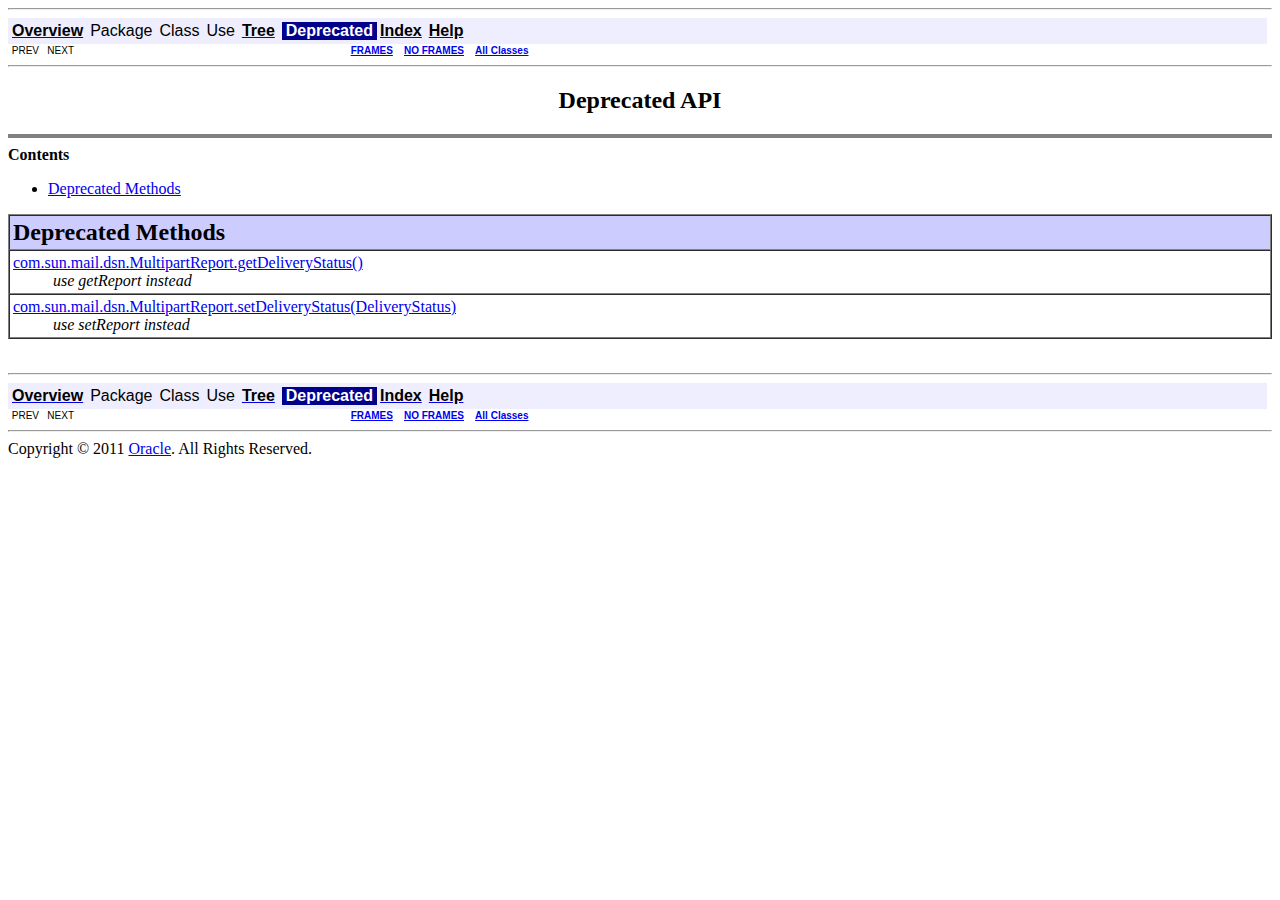
<file: javamail-1.4.4/docs/javadocs/deprecated-list.html>
<!DOCTYPE HTML PUBLIC "-//W3C//DTD HTML 4.01 Transitional//EN" "http://www.w3.org/TR/html4/loose.dtd">
<!--NewPage-->
<HTML>
<HEAD>
<!-- Generated by javadoc (build 1.6.0_10) on Fri Jan 14 15:43:26 PST 2011 -->
<META http-equiv="Content-Type" content="text/html; charset=UTF-8">
<TITLE>
Deprecated List (JavaMail API documentation)
</TITLE>

<META NAME="date" CONTENT="2011-01-14">

<LINK REL ="stylesheet" TYPE="text/css" HREF="stylesheet.css" TITLE="Style">

<SCRIPT type="text/javascript">
function windowTitle()
{
    if (location.href.indexOf('is-external=true') == -1) {
        parent.document.title="Deprecated List (JavaMail API documentation)";
    }
}
</SCRIPT>
<NOSCRIPT>
</NOSCRIPT>

</HEAD>

<BODY BGCOLOR="white" onload="windowTitle();">
<HR>


<!-- ========= START OF TOP NAVBAR ======= -->
<A NAME="navbar_top"><!-- --></A>
<A HREF="#skip-navbar_top" title="Skip navigation links"></A>
<TABLE BORDER="0" WIDTH="100%" CELLPADDING="1" CELLSPACING="0" SUMMARY="">
<TR>
<TD COLSPAN=2 BGCOLOR="#EEEEFF" CLASS="NavBarCell1">
<A NAME="navbar_top_firstrow"><!-- --></A>
<TABLE BORDER="0" CELLPADDING="0" CELLSPACING="3" SUMMARY="">
  <TR ALIGN="center" VALIGN="top">
  <TD BGCOLOR="#EEEEFF" CLASS="NavBarCell1">    <A HREF="overview-summary.html"><FONT CLASS="NavBarFont1"><B>Overview</B></FONT></A>&nbsp;</TD>
  <TD BGCOLOR="#EEEEFF" CLASS="NavBarCell1">    <FONT CLASS="NavBarFont1">Package</FONT>&nbsp;</TD>
  <TD BGCOLOR="#EEEEFF" CLASS="NavBarCell1">    <FONT CLASS="NavBarFont1">Class</FONT>&nbsp;</TD>
  <TD BGCOLOR="#EEEEFF" CLASS="NavBarCell1">    <FONT CLASS="NavBarFont1">Use</FONT>&nbsp;</TD>
  <TD BGCOLOR="#EEEEFF" CLASS="NavBarCell1">    <A HREF="overview-tree.html"><FONT CLASS="NavBarFont1"><B>Tree</B></FONT></A>&nbsp;</TD>
  <TD BGCOLOR="#FFFFFF" CLASS="NavBarCell1Rev"> &nbsp;<FONT CLASS="NavBarFont1Rev"><B>Deprecated</B></FONT>&nbsp;</TD>
  <TD BGCOLOR="#EEEEFF" CLASS="NavBarCell1">    <A HREF="index-files/index-1.html"><FONT CLASS="NavBarFont1"><B>Index</B></FONT></A>&nbsp;</TD>
  <TD BGCOLOR="#EEEEFF" CLASS="NavBarCell1">    <A HREF="help-doc.html"><FONT CLASS="NavBarFont1"><B>Help</B></FONT></A>&nbsp;</TD>
  </TR>
</TABLE>
</TD>
<TD ALIGN="right" VALIGN="top" ROWSPAN=3><EM>
</EM>
</TD>
</TR>

<TR>
<TD BGCOLOR="white" CLASS="NavBarCell2"><FONT SIZE="-2">
&nbsp;PREV&nbsp;
&nbsp;NEXT</FONT></TD>
<TD BGCOLOR="white" CLASS="NavBarCell2"><FONT SIZE="-2">
  <A HREF="index.html?deprecated-list.html" target="_top"><B>FRAMES</B></A>  &nbsp;
&nbsp;<A HREF="deprecated-list.html" target="_top"><B>NO FRAMES</B></A>  &nbsp;
&nbsp;<SCRIPT type="text/javascript">
  <!--
  if(window==top) {
    document.writeln('<A HREF="allclasses-noframe.html"><B>All Classes</B></A>');
  }
  //-->
</SCRIPT>
<NOSCRIPT>
  <A HREF="allclasses-noframe.html"><B>All Classes</B></A>
</NOSCRIPT>


</FONT></TD>
</TR>
</TABLE>
<A NAME="skip-navbar_top"></A>
<!-- ========= END OF TOP NAVBAR ========= -->

<HR>
<CENTER>
<H2>
<B>Deprecated API</B></H2>
</CENTER>
<HR SIZE="4" NOSHADE>
<B>Contents</B><UL>
<LI><A HREF="#method">Deprecated Methods</A>
</UL>

<A NAME="method"><!-- --></A>
<TABLE BORDER="1" WIDTH="100%" CELLPADDING="3" CELLSPACING="0" SUMMARY="">
<TR BGCOLOR="#CCCCFF" CLASS="TableHeadingColor">
<TH ALIGN="left" COLSPAN="2"><FONT SIZE="+2">
<B>Deprecated Methods</B></FONT></TH>
</TR>
<TR BGCOLOR="white" CLASS="TableRowColor">
<TD><A HREF="com/sun/mail/dsn/MultipartReport.html#getDeliveryStatus()">com.sun.mail.dsn.MultipartReport.getDeliveryStatus()</A>
<BR>
&nbsp;&nbsp;&nbsp;&nbsp;&nbsp;&nbsp;&nbsp;&nbsp;&nbsp;&nbsp;<I>use getReport instead</I>&nbsp;</TD>
</TR>
<TR BGCOLOR="white" CLASS="TableRowColor">
<TD><A HREF="com/sun/mail/dsn/MultipartReport.html#setDeliveryStatus(com.sun.mail.dsn.DeliveryStatus)">com.sun.mail.dsn.MultipartReport.setDeliveryStatus(DeliveryStatus)</A>
<BR>
&nbsp;&nbsp;&nbsp;&nbsp;&nbsp;&nbsp;&nbsp;&nbsp;&nbsp;&nbsp;<I>use setReport instead</I>&nbsp;</TD>
</TR>
</TABLE>
&nbsp;
<P>
<HR>


<!-- ======= START OF BOTTOM NAVBAR ====== -->
<A NAME="navbar_bottom"><!-- --></A>
<A HREF="#skip-navbar_bottom" title="Skip navigation links"></A>
<TABLE BORDER="0" WIDTH="100%" CELLPADDING="1" CELLSPACING="0" SUMMARY="">
<TR>
<TD COLSPAN=2 BGCOLOR="#EEEEFF" CLASS="NavBarCell1">
<A NAME="navbar_bottom_firstrow"><!-- --></A>
<TABLE BORDER="0" CELLPADDING="0" CELLSPACING="3" SUMMARY="">
  <TR ALIGN="center" VALIGN="top">
  <TD BGCOLOR="#EEEEFF" CLASS="NavBarCell1">    <A HREF="overview-summary.html"><FONT CLASS="NavBarFont1"><B>Overview</B></FONT></A>&nbsp;</TD>
  <TD BGCOLOR="#EEEEFF" CLASS="NavBarCell1">    <FONT CLASS="NavBarFont1">Package</FONT>&nbsp;</TD>
  <TD BGCOLOR="#EEEEFF" CLASS="NavBarCell1">    <FONT CLASS="NavBarFont1">Class</FONT>&nbsp;</TD>
  <TD BGCOLOR="#EEEEFF" CLASS="NavBarCell1">    <FONT CLASS="NavBarFont1">Use</FONT>&nbsp;</TD>
  <TD BGCOLOR="#EEEEFF" CLASS="NavBarCell1">    <A HREF="overview-tree.html"><FONT CLASS="NavBarFont1"><B>Tree</B></FONT></A>&nbsp;</TD>
  <TD BGCOLOR="#FFFFFF" CLASS="NavBarCell1Rev"> &nbsp;<FONT CLASS="NavBarFont1Rev"><B>Deprecated</B></FONT>&nbsp;</TD>
  <TD BGCOLOR="#EEEEFF" CLASS="NavBarCell1">    <A HREF="index-files/index-1.html"><FONT CLASS="NavBarFont1"><B>Index</B></FONT></A>&nbsp;</TD>
  <TD BGCOLOR="#EEEEFF" CLASS="NavBarCell1">    <A HREF="help-doc.html"><FONT CLASS="NavBarFont1"><B>Help</B></FONT></A>&nbsp;</TD>
  </TR>
</TABLE>
</TD>
<TD ALIGN="right" VALIGN="top" ROWSPAN=3><EM>
</EM>
</TD>
</TR>

<TR>
<TD BGCOLOR="white" CLASS="NavBarCell2"><FONT SIZE="-2">
&nbsp;PREV&nbsp;
&nbsp;NEXT</FONT></TD>
<TD BGCOLOR="white" CLASS="NavBarCell2"><FONT SIZE="-2">
  <A HREF="index.html?deprecated-list.html" target="_top"><B>FRAMES</B></A>  &nbsp;
&nbsp;<A HREF="deprecated-list.html" target="_top"><B>NO FRAMES</B></A>  &nbsp;
&nbsp;<SCRIPT type="text/javascript">
  <!--
  if(window==top) {
    document.writeln('<A HREF="allclasses-noframe.html"><B>All Classes</B></A>');
  }
  //-->
</SCRIPT>
<NOSCRIPT>
  <A HREF="allclasses-noframe.html"><B>All Classes</B></A>
</NOSCRIPT>


</FONT></TD>
</TR>
</TABLE>
<A NAME="skip-navbar_bottom"></A>
<!-- ======== END OF BOTTOM NAVBAR ======= -->

<HR>
Copyright &#169; 2011 <a href="http://www.oracle.com">Oracle</a>. All Rights Reserved.
</BODY>
</HTML>
</file>
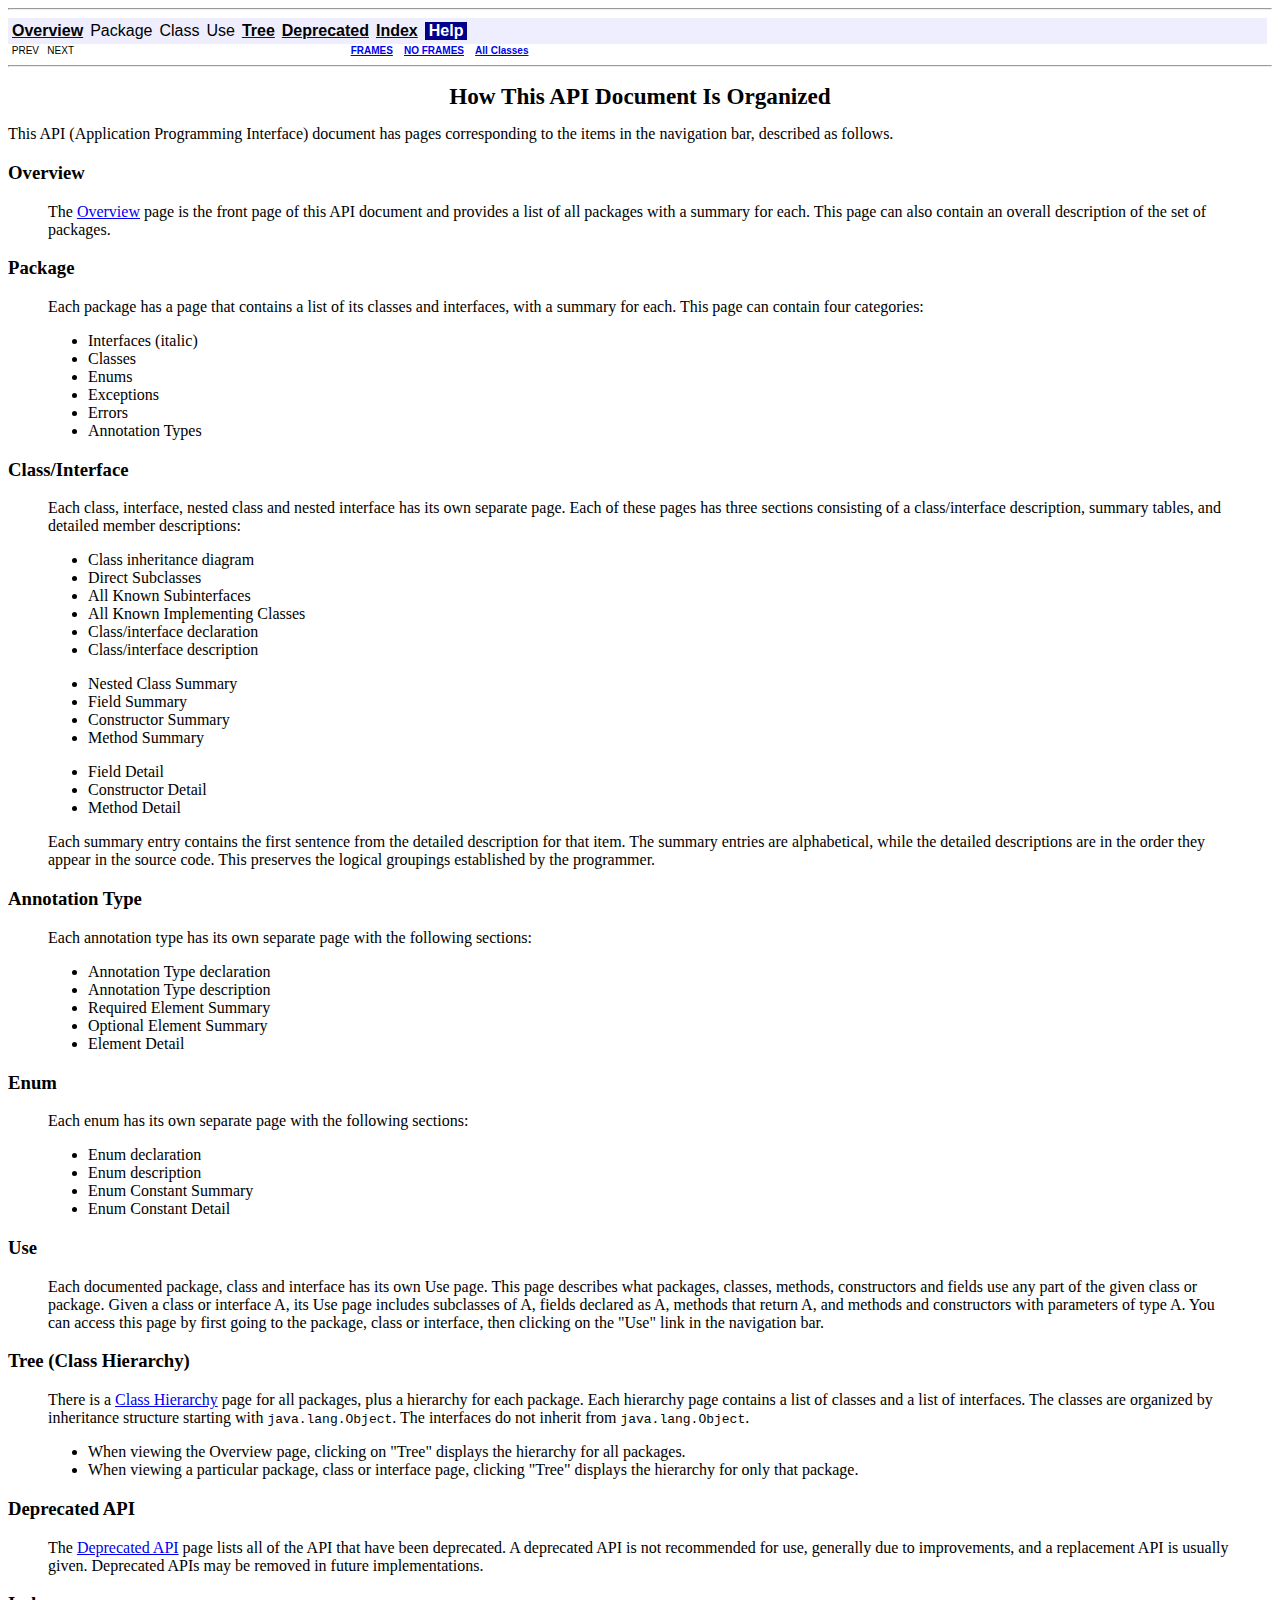
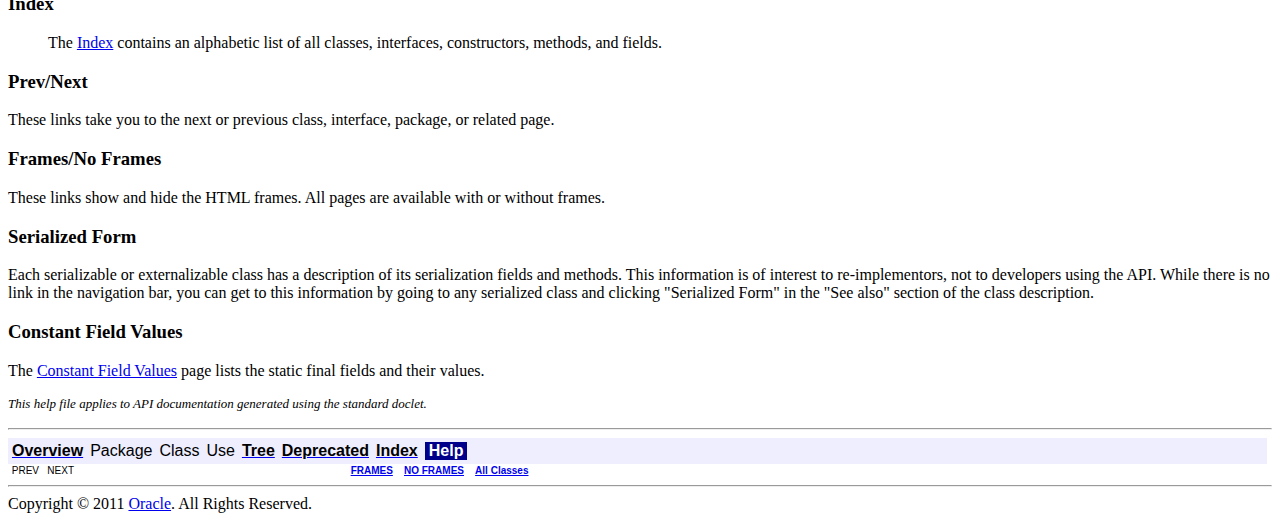
<file: javamail-1.4.4/docs/javadocs/help-doc.html>
<!DOCTYPE HTML PUBLIC "-//W3C//DTD HTML 4.01 Transitional//EN" "http://www.w3.org/TR/html4/loose.dtd">
<!--NewPage-->
<HTML>
<HEAD>
<!-- Generated by javadoc (build 1.6.0_10) on Fri Jan 14 15:43:26 PST 2011 -->
<META http-equiv="Content-Type" content="text/html; charset=UTF-8">
<TITLE>
API Help (JavaMail API documentation)
</TITLE>

<META NAME="date" CONTENT="2011-01-14">

<LINK REL ="stylesheet" TYPE="text/css" HREF="stylesheet.css" TITLE="Style">

<SCRIPT type="text/javascript">
function windowTitle()
{
    if (location.href.indexOf('is-external=true') == -1) {
        parent.document.title="API Help (JavaMail API documentation)";
    }
}
</SCRIPT>
<NOSCRIPT>
</NOSCRIPT>

</HEAD>

<BODY BGCOLOR="white" onload="windowTitle();">
<HR>


<!-- ========= START OF TOP NAVBAR ======= -->
<A NAME="navbar_top"><!-- --></A>
<A HREF="#skip-navbar_top" title="Skip navigation links"></A>
<TABLE BORDER="0" WIDTH="100%" CELLPADDING="1" CELLSPACING="0" SUMMARY="">
<TR>
<TD COLSPAN=2 BGCOLOR="#EEEEFF" CLASS="NavBarCell1">
<A NAME="navbar_top_firstrow"><!-- --></A>
<TABLE BORDER="0" CELLPADDING="0" CELLSPACING="3" SUMMARY="">
  <TR ALIGN="center" VALIGN="top">
  <TD BGCOLOR="#EEEEFF" CLASS="NavBarCell1">    <A HREF="overview-summary.html"><FONT CLASS="NavBarFont1"><B>Overview</B></FONT></A>&nbsp;</TD>
  <TD BGCOLOR="#EEEEFF" CLASS="NavBarCell1">    <FONT CLASS="NavBarFont1">Package</FONT>&nbsp;</TD>
  <TD BGCOLOR="#EEEEFF" CLASS="NavBarCell1">    <FONT CLASS="NavBarFont1">Class</FONT>&nbsp;</TD>
  <TD BGCOLOR="#EEEEFF" CLASS="NavBarCell1">    <FONT CLASS="NavBarFont1">Use</FONT>&nbsp;</TD>
  <TD BGCOLOR="#EEEEFF" CLASS="NavBarCell1">    <A HREF="overview-tree.html"><FONT CLASS="NavBarFont1"><B>Tree</B></FONT></A>&nbsp;</TD>
  <TD BGCOLOR="#EEEEFF" CLASS="NavBarCell1">    <A HREF="deprecated-list.html"><FONT CLASS="NavBarFont1"><B>Deprecated</B></FONT></A>&nbsp;</TD>
  <TD BGCOLOR="#EEEEFF" CLASS="NavBarCell1">    <A HREF="index-files/index-1.html"><FONT CLASS="NavBarFont1"><B>Index</B></FONT></A>&nbsp;</TD>
  <TD BGCOLOR="#FFFFFF" CLASS="NavBarCell1Rev"> &nbsp;<FONT CLASS="NavBarFont1Rev"><B>Help</B></FONT>&nbsp;</TD>
  </TR>
</TABLE>
</TD>
<TD ALIGN="right" VALIGN="top" ROWSPAN=3><EM>
</EM>
</TD>
</TR>

<TR>
<TD BGCOLOR="white" CLASS="NavBarCell2"><FONT SIZE="-2">
&nbsp;PREV&nbsp;
&nbsp;NEXT</FONT></TD>
<TD BGCOLOR="white" CLASS="NavBarCell2"><FONT SIZE="-2">
  <A HREF="index.html?help-doc.html" target="_top"><B>FRAMES</B></A>  &nbsp;
&nbsp;<A HREF="help-doc.html" target="_top"><B>NO FRAMES</B></A>  &nbsp;
&nbsp;<SCRIPT type="text/javascript">
  <!--
  if(window==top) {
    document.writeln('<A HREF="allclasses-noframe.html"><B>All Classes</B></A>');
  }
  //-->
</SCRIPT>
<NOSCRIPT>
  <A HREF="allclasses-noframe.html"><B>All Classes</B></A>
</NOSCRIPT>


</FONT></TD>
</TR>
</TABLE>
<A NAME="skip-navbar_top"></A>
<!-- ========= END OF TOP NAVBAR ========= -->

<HR>
<CENTER>
<H1>
How This API Document Is Organized</H1>
</CENTER>
This API (Application Programming Interface) document has pages corresponding to the items in the navigation bar, described as follows.<H3>
Overview</H3>
<BLOCKQUOTE>

<P>
The <A HREF="overview-summary.html">Overview</A> page is the front page of this API document and provides a list of all packages with a summary for each.  This page can also contain an overall description of the set of packages.</BLOCKQUOTE>
<H3>
Package</H3>
<BLOCKQUOTE>

<P>
Each package has a page that contains a list of its classes and interfaces, with a summary for each. This page can contain four categories:<UL>
<LI>Interfaces (italic)<LI>Classes<LI>Enums<LI>Exceptions<LI>Errors<LI>Annotation Types</UL>
</BLOCKQUOTE>
<H3>
Class/Interface</H3>
<BLOCKQUOTE>

<P>
Each class, interface, nested class and nested interface has its own separate page. Each of these pages has three sections consisting of a class/interface description, summary tables, and detailed member descriptions:<UL>
<LI>Class inheritance diagram<LI>Direct Subclasses<LI>All Known Subinterfaces<LI>All Known Implementing Classes<LI>Class/interface declaration<LI>Class/interface description
<P>
<LI>Nested Class Summary<LI>Field Summary<LI>Constructor Summary<LI>Method Summary
<P>
<LI>Field Detail<LI>Constructor Detail<LI>Method Detail</UL>
Each summary entry contains the first sentence from the detailed description for that item. The summary entries are alphabetical, while the detailed descriptions are in the order they appear in the source code. This preserves the logical groupings established by the programmer.</BLOCKQUOTE>
</BLOCKQUOTE>
<H3>
Annotation Type</H3>
<BLOCKQUOTE>

<P>
Each annotation type has its own separate page with the following sections:<UL>
<LI>Annotation Type declaration<LI>Annotation Type description<LI>Required Element Summary<LI>Optional Element Summary<LI>Element Detail</UL>
</BLOCKQUOTE>
</BLOCKQUOTE>
<H3>
Enum</H3>
<BLOCKQUOTE>

<P>
Each enum has its own separate page with the following sections:<UL>
<LI>Enum declaration<LI>Enum description<LI>Enum Constant Summary<LI>Enum Constant Detail</UL>
</BLOCKQUOTE>
<H3>
Use</H3>
<BLOCKQUOTE>
Each documented package, class and interface has its own Use page.  This page describes what packages, classes, methods, constructors and fields use any part of the given class or package. Given a class or interface A, its Use page includes subclasses of A, fields declared as A, methods that return A, and methods and constructors with parameters of type A.  You can access this page by first going to the package, class or interface, then clicking on the "Use" link in the navigation bar.</BLOCKQUOTE>
<H3>
Tree (Class Hierarchy)</H3>
<BLOCKQUOTE>
There is a <A HREF="overview-tree.html">Class Hierarchy</A> page for all packages, plus a hierarchy for each package. Each hierarchy page contains a list of classes and a list of interfaces. The classes are organized by inheritance structure starting with <code>java.lang.Object</code>. The interfaces do not inherit from <code>java.lang.Object</code>.<UL>
<LI>When viewing the Overview page, clicking on "Tree" displays the hierarchy for all packages.<LI>When viewing a particular package, class or interface page, clicking "Tree" displays the hierarchy for only that package.</UL>
</BLOCKQUOTE>
<H3>
Deprecated API</H3>
<BLOCKQUOTE>
The <A HREF="deprecated-list.html">Deprecated API</A> page lists all of the API that have been deprecated. A deprecated API is not recommended for use, generally due to improvements, and a replacement API is usually given. Deprecated APIs may be removed in future implementations.</BLOCKQUOTE>
<H3>
Index</H3>
<BLOCKQUOTE>
The <A HREF="index-files/index-1.html">Index</A> contains an alphabetic list of all classes, interfaces, constructors, methods, and fields.</BLOCKQUOTE>
<H3>
Prev/Next</H3>
These links take you to the next or previous class, interface, package, or related page.<H3>
Frames/No Frames</H3>
These links show and hide the HTML frames.  All pages are available with or without frames.
<P>
<H3>
Serialized Form</H3>
Each serializable or externalizable class has a description of its serialization fields and methods. This information is of interest to re-implementors, not to developers using the API. While there is no link in the navigation bar, you can get to this information by going to any serialized class and clicking "Serialized Form" in the "See also" section of the class description.
<P>
<H3>
Constant Field Values</H3>
The <a href="constant-values.html">Constant Field Values</a> page lists the static final fields and their values.
<P>
<FONT SIZE="-1">
<EM>
This help file applies to API documentation generated using the standard doclet.</EM>
</FONT>
<BR>
<HR>


<!-- ======= START OF BOTTOM NAVBAR ====== -->
<A NAME="navbar_bottom"><!-- --></A>
<A HREF="#skip-navbar_bottom" title="Skip navigation links"></A>
<TABLE BORDER="0" WIDTH="100%" CELLPADDING="1" CELLSPACING="0" SUMMARY="">
<TR>
<TD COLSPAN=2 BGCOLOR="#EEEEFF" CLASS="NavBarCell1">
<A NAME="navbar_bottom_firstrow"><!-- --></A>
<TABLE BORDER="0" CELLPADDING="0" CELLSPACING="3" SUMMARY="">
  <TR ALIGN="center" VALIGN="top">
  <TD BGCOLOR="#EEEEFF" CLASS="NavBarCell1">    <A HREF="overview-summary.html"><FONT CLASS="NavBarFont1"><B>Overview</B></FONT></A>&nbsp;</TD>
  <TD BGCOLOR="#EEEEFF" CLASS="NavBarCell1">    <FONT CLASS="NavBarFont1">Package</FONT>&nbsp;</TD>
  <TD BGCOLOR="#EEEEFF" CLASS="NavBarCell1">    <FONT CLASS="NavBarFont1">Class</FONT>&nbsp;</TD>
  <TD BGCOLOR="#EEEEFF" CLASS="NavBarCell1">    <FONT CLASS="NavBarFont1">Use</FONT>&nbsp;</TD>
  <TD BGCOLOR="#EEEEFF" CLASS="NavBarCell1">    <A HREF="overview-tree.html"><FONT CLASS="NavBarFont1"><B>Tree</B></FONT></A>&nbsp;</TD>
  <TD BGCOLOR="#EEEEFF" CLASS="NavBarCell1">    <A HREF="deprecated-list.html"><FONT CLASS="NavBarFont1"><B>Deprecated</B></FONT></A>&nbsp;</TD>
  <TD BGCOLOR="#EEEEFF" CLASS="NavBarCell1">    <A HREF="index-files/index-1.html"><FONT CLASS="NavBarFont1"><B>Index</B></FONT></A>&nbsp;</TD>
  <TD BGCOLOR="#FFFFFF" CLASS="NavBarCell1Rev"> &nbsp;<FONT CLASS="NavBarFont1Rev"><B>Help</B></FONT>&nbsp;</TD>
  </TR>
</TABLE>
</TD>
<TD ALIGN="right" VALIGN="top" ROWSPAN=3><EM>
</EM>
</TD>
</TR>

<TR>
<TD BGCOLOR="white" CLASS="NavBarCell2"><FONT SIZE="-2">
&nbsp;PREV&nbsp;
&nbsp;NEXT</FONT></TD>
<TD BGCOLOR="white" CLASS="NavBarCell2"><FONT SIZE="-2">
  <A HREF="index.html?help-doc.html" target="_top"><B>FRAMES</B></A>  &nbsp;
&nbsp;<A HREF="help-doc.html" target="_top"><B>NO FRAMES</B></A>  &nbsp;
&nbsp;<SCRIPT type="text/javascript">
  <!--
  if(window==top) {
    document.writeln('<A HREF="allclasses-noframe.html"><B>All Classes</B></A>');
  }
  //-->
</SCRIPT>
<NOSCRIPT>
  <A HREF="allclasses-noframe.html"><B>All Classes</B></A>
</NOSCRIPT>


</FONT></TD>
</TR>
</TABLE>
<A NAME="skip-navbar_bottom"></A>
<!-- ======== END OF BOTTOM NAVBAR ======= -->

<HR>
Copyright &#169; 2011 <a href="http://www.oracle.com">Oracle</a>. All Rights Reserved.
</BODY>
</HTML>
</file>
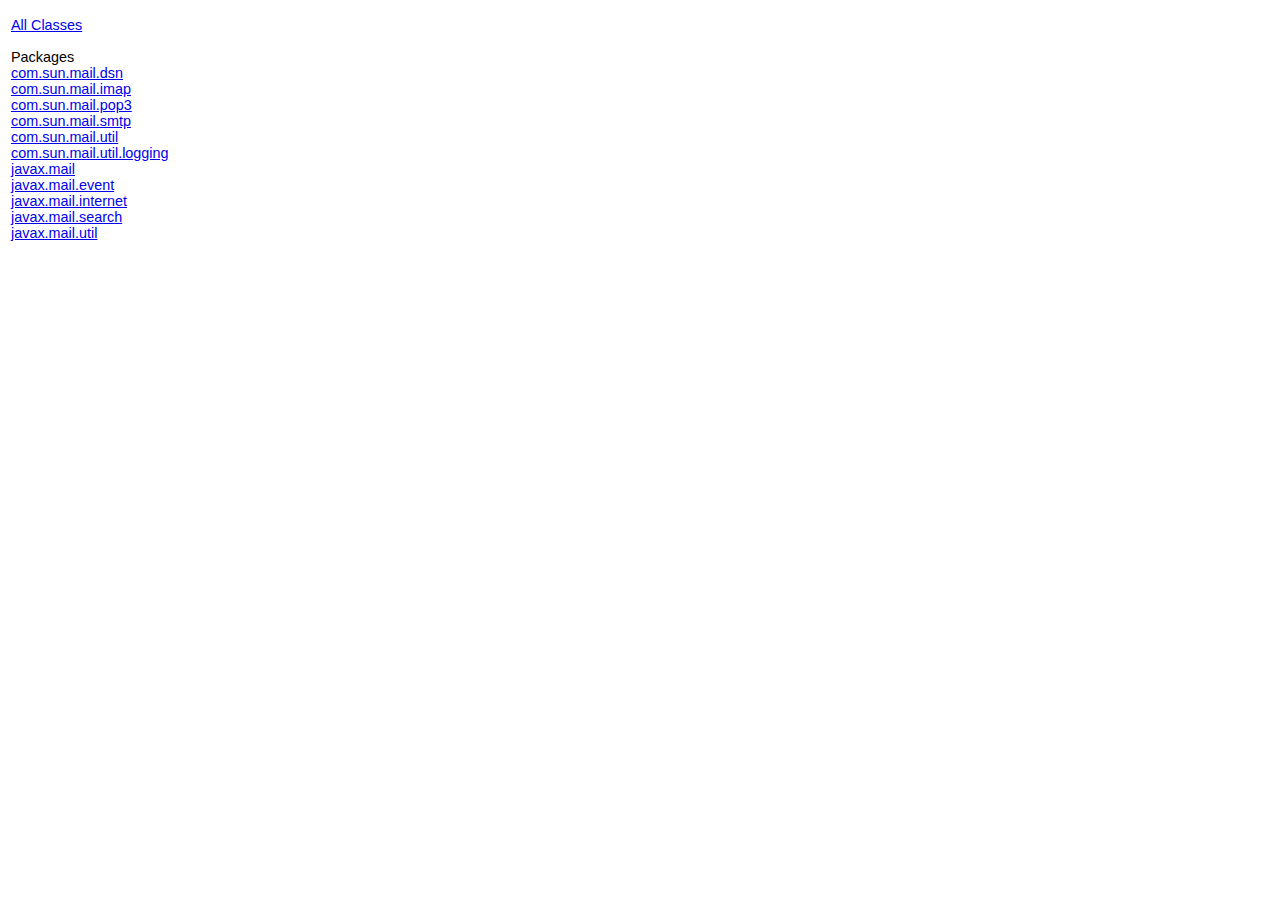
<file: javamail-1.4.4/docs/javadocs/overview-frame.html>
<!DOCTYPE HTML PUBLIC "-//W3C//DTD HTML 4.01 Transitional//EN" "http://www.w3.org/TR/html4/loose.dtd">
<!--NewPage-->
<HTML>
<HEAD>
<!-- Generated by javadoc (build 1.6.0_10) on Fri Jan 14 15:43:24 PST 2011 -->
<META http-equiv="Content-Type" content="text/html; charset=UTF-8">
<TITLE>
Overview List (JavaMail API documentation)
</TITLE>

<META NAME="date" CONTENT="2011-01-14">

<LINK REL ="stylesheet" TYPE="text/css" HREF="stylesheet.css" TITLE="Style">


</HEAD>

<BODY BGCOLOR="white">

<TABLE BORDER="0" WIDTH="100%" SUMMARY="">
<TR>
<TH ALIGN="left" NOWRAP><FONT size="+1" CLASS="FrameTitleFont">
<B></B></FONT></TH>
</TR>
</TABLE>

<TABLE BORDER="0" WIDTH="100%" SUMMARY="">
<TR>
<TD NOWRAP><FONT CLASS="FrameItemFont"><A HREF="allclasses-frame.html" target="packageFrame">All Classes</A></FONT>
<P>
<FONT size="+1" CLASS="FrameHeadingFont">
Packages</FONT>
<BR>
<FONT CLASS="FrameItemFont"><A HREF="com/sun/mail/dsn/package-frame.html" target="packageFrame">com.sun.mail.dsn</A></FONT>
<BR>
<FONT CLASS="FrameItemFont"><A HREF="com/sun/mail/imap/package-frame.html" target="packageFrame">com.sun.mail.imap</A></FONT>
<BR>
<FONT CLASS="FrameItemFont"><A HREF="com/sun/mail/pop3/package-frame.html" target="packageFrame">com.sun.mail.pop3</A></FONT>
<BR>
<FONT CLASS="FrameItemFont"><A HREF="com/sun/mail/smtp/package-frame.html" target="packageFrame">com.sun.mail.smtp</A></FONT>
<BR>
<FONT CLASS="FrameItemFont"><A HREF="com/sun/mail/util/package-frame.html" target="packageFrame">com.sun.mail.util</A></FONT>
<BR>
<FONT CLASS="FrameItemFont"><A HREF="com/sun/mail/util/logging/package-frame.html" target="packageFrame">com.sun.mail.util.logging</A></FONT>
<BR>
<FONT CLASS="FrameItemFont"><A HREF="javax/mail/package-frame.html" target="packageFrame">javax.mail</A></FONT>
<BR>
<FONT CLASS="FrameItemFont"><A HREF="javax/mail/event/package-frame.html" target="packageFrame">javax.mail.event</A></FONT>
<BR>
<FONT CLASS="FrameItemFont"><A HREF="javax/mail/internet/package-frame.html" target="packageFrame">javax.mail.internet</A></FONT>
<BR>
<FONT CLASS="FrameItemFont"><A HREF="javax/mail/search/package-frame.html" target="packageFrame">javax.mail.search</A></FONT>
<BR>
<FONT CLASS="FrameItemFont"><A HREF="javax/mail/util/package-frame.html" target="packageFrame">javax.mail.util</A></FONT>
<BR>
</TD>
</TR>
</TABLE>

<P>
&nbsp;
</BODY>
</HTML>
</file>
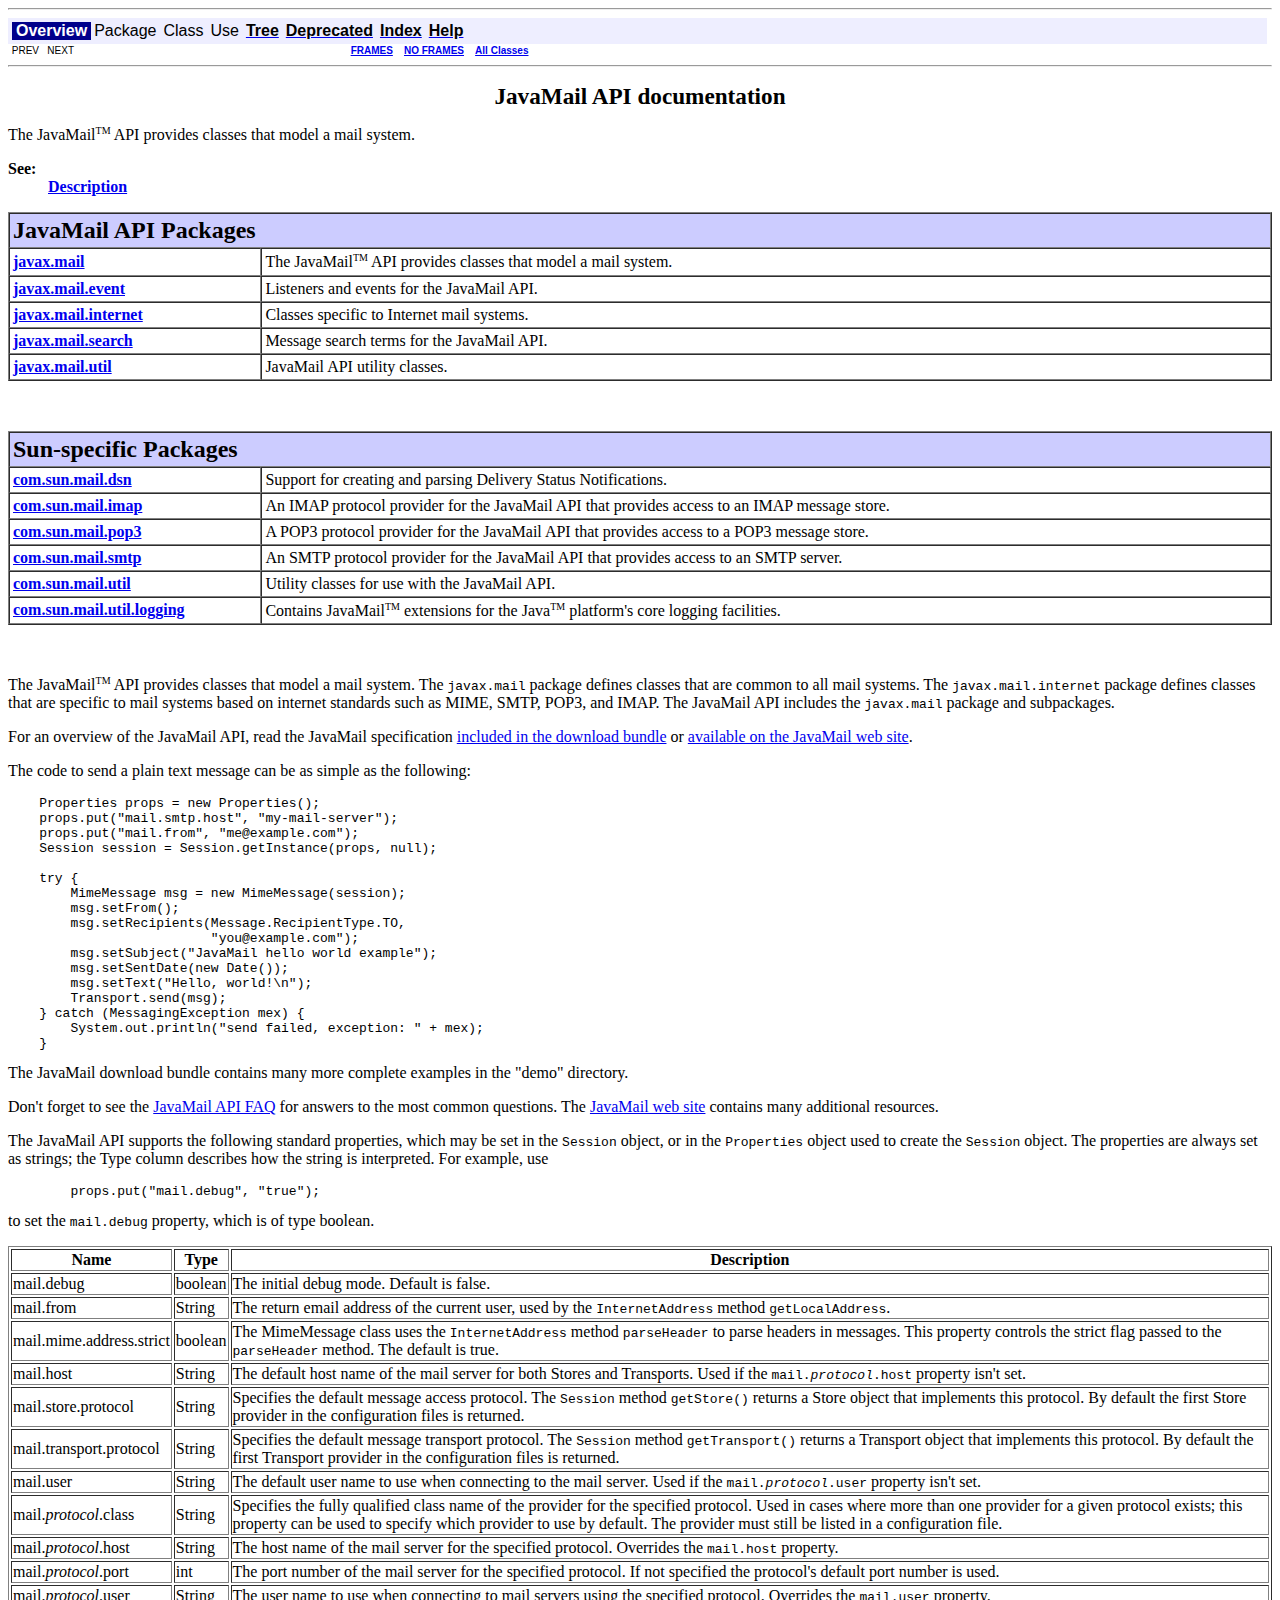
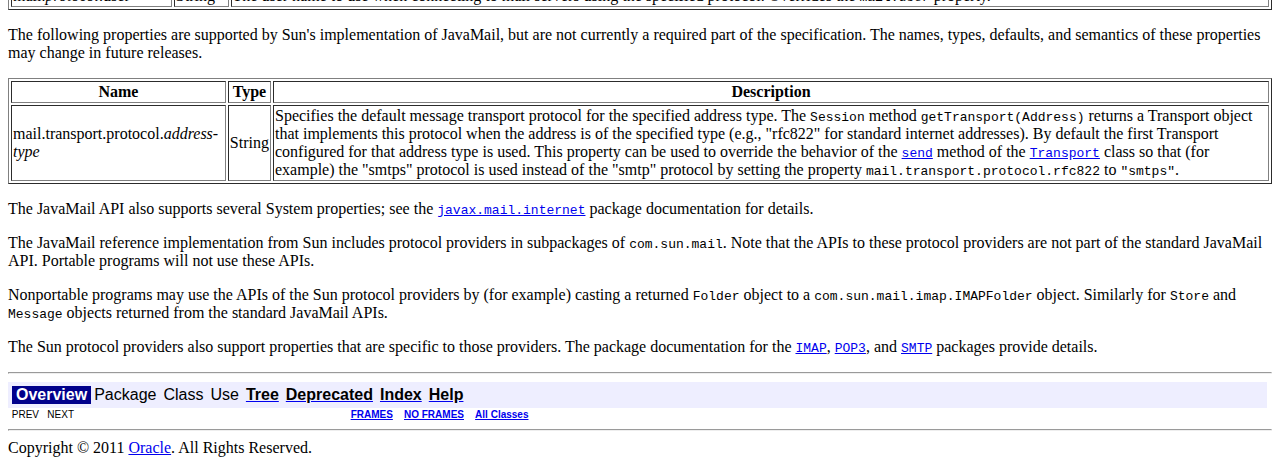
<file: javamail-1.4.4/docs/javadocs/overview-summary.html>
<!DOCTYPE HTML PUBLIC "-//W3C//DTD HTML 4.01 Transitional//EN" "http://www.w3.org/TR/html4/loose.dtd">
<!--NewPage-->
<HTML>
<HEAD>
<!-- Generated by javadoc (build 1.6.0_10) on Fri Jan 14 15:43:26 PST 2011 -->
<META http-equiv="Content-Type" content="text/html; charset=UTF-8">
<TITLE>
Overview (JavaMail API documentation)
</TITLE>

<META NAME="date" CONTENT="2011-01-14">

<LINK REL ="stylesheet" TYPE="text/css" HREF="stylesheet.css" TITLE="Style">

<SCRIPT type="text/javascript">
function windowTitle()
{
    if (location.href.indexOf('is-external=true') == -1) {
        parent.document.title="Overview (JavaMail API documentation)";
    }
}
</SCRIPT>
<NOSCRIPT>
</NOSCRIPT>

</HEAD>

<BODY BGCOLOR="white" onload="windowTitle();">
<HR>


<!-- ========= START OF TOP NAVBAR ======= -->
<A NAME="navbar_top"><!-- --></A>
<A HREF="#skip-navbar_top" title="Skip navigation links"></A>
<TABLE BORDER="0" WIDTH="100%" CELLPADDING="1" CELLSPACING="0" SUMMARY="">
<TR>
<TD COLSPAN=2 BGCOLOR="#EEEEFF" CLASS="NavBarCell1">
<A NAME="navbar_top_firstrow"><!-- --></A>
<TABLE BORDER="0" CELLPADDING="0" CELLSPACING="3" SUMMARY="">
  <TR ALIGN="center" VALIGN="top">
  <TD BGCOLOR="#FFFFFF" CLASS="NavBarCell1Rev"> &nbsp;<FONT CLASS="NavBarFont1Rev"><B>Overview</B></FONT>&nbsp;</TD>
  <TD BGCOLOR="#EEEEFF" CLASS="NavBarCell1">    <FONT CLASS="NavBarFont1">Package</FONT>&nbsp;</TD>
  <TD BGCOLOR="#EEEEFF" CLASS="NavBarCell1">    <FONT CLASS="NavBarFont1">Class</FONT>&nbsp;</TD>
  <TD BGCOLOR="#EEEEFF" CLASS="NavBarCell1">    <FONT CLASS="NavBarFont1">Use</FONT>&nbsp;</TD>
  <TD BGCOLOR="#EEEEFF" CLASS="NavBarCell1">    <A HREF="overview-tree.html"><FONT CLASS="NavBarFont1"><B>Tree</B></FONT></A>&nbsp;</TD>
  <TD BGCOLOR="#EEEEFF" CLASS="NavBarCell1">    <A HREF="deprecated-list.html"><FONT CLASS="NavBarFont1"><B>Deprecated</B></FONT></A>&nbsp;</TD>
  <TD BGCOLOR="#EEEEFF" CLASS="NavBarCell1">    <A HREF="index-files/index-1.html"><FONT CLASS="NavBarFont1"><B>Index</B></FONT></A>&nbsp;</TD>
  <TD BGCOLOR="#EEEEFF" CLASS="NavBarCell1">    <A HREF="help-doc.html"><FONT CLASS="NavBarFont1"><B>Help</B></FONT></A>&nbsp;</TD>
  </TR>
</TABLE>
</TD>
<TD ALIGN="right" VALIGN="top" ROWSPAN=3><EM>
</EM>
</TD>
</TR>

<TR>
<TD BGCOLOR="white" CLASS="NavBarCell2"><FONT SIZE="-2">
&nbsp;PREV&nbsp;
&nbsp;NEXT</FONT></TD>
<TD BGCOLOR="white" CLASS="NavBarCell2"><FONT SIZE="-2">
  <A HREF="index.html?overview-summary.html" target="_top"><B>FRAMES</B></A>  &nbsp;
&nbsp;<A HREF="overview-summary.html" target="_top"><B>NO FRAMES</B></A>  &nbsp;
&nbsp;<SCRIPT type="text/javascript">
  <!--
  if(window==top) {
    document.writeln('<A HREF="allclasses-noframe.html"><B>All Classes</B></A>');
  }
  //-->
</SCRIPT>
<NOSCRIPT>
  <A HREF="allclasses-noframe.html"><B>All Classes</B></A>
</NOSCRIPT>


</FONT></TD>
</TR>
</TABLE>
<A NAME="skip-navbar_top"></A>
<!-- ========= END OF TOP NAVBAR ========= -->

<HR>
<CENTER>
<H1>
JavaMail API documentation
</H1>
</CENTER>
The JavaMail<sup><font size="-2">TM</font></sup> API
provides classes that model a mail system.
<P>
<B>See:</B>
<BR>
&nbsp;&nbsp;&nbsp;&nbsp;&nbsp;&nbsp;&nbsp;&nbsp;&nbsp;&nbsp;<A HREF="#overview_description"><B>Description</B></A>
<P>

<TABLE BORDER="1" WIDTH="100%" CELLPADDING="3" CELLSPACING="0" SUMMARY="">
<TR BGCOLOR="#CCCCFF" CLASS="TableHeadingColor">
<TH ALIGN="left" COLSPAN="2"><FONT SIZE="+2">
<B>JavaMail API Packages</B></FONT></TH>
</TR>
<TR BGCOLOR="white" CLASS="TableRowColor">
<TD WIDTH="20%"><B><A HREF="javax/mail/package-summary.html">javax.mail</A></B></TD>
<TD>The JavaMail<sup><font size="-2">TM</font></sup> API
provides classes that model a mail system.</TD>
</TR>
<TR BGCOLOR="white" CLASS="TableRowColor">
<TD WIDTH="20%"><B><A HREF="javax/mail/event/package-summary.html">javax.mail.event</A></B></TD>
<TD>Listeners and events for the JavaMail API.</TD>
</TR>
<TR BGCOLOR="white" CLASS="TableRowColor">
<TD WIDTH="20%"><B><A HREF="javax/mail/internet/package-summary.html">javax.mail.internet</A></B></TD>
<TD>Classes specific to Internet mail systems.</TD>
</TR>
<TR BGCOLOR="white" CLASS="TableRowColor">
<TD WIDTH="20%"><B><A HREF="javax/mail/search/package-summary.html">javax.mail.search</A></B></TD>
<TD>Message search terms for the JavaMail API.</TD>
</TR>
<TR BGCOLOR="white" CLASS="TableRowColor">
<TD WIDTH="20%"><B><A HREF="javax/mail/util/package-summary.html">javax.mail.util</A></B></TD>
<TD>JavaMail API utility classes.</TD>
</TR>
</TABLE>

<P>
&nbsp;
<TABLE BORDER="1" WIDTH="100%" CELLPADDING="3" CELLSPACING="0" SUMMARY="">
<TR BGCOLOR="#CCCCFF" CLASS="TableHeadingColor">
<TH ALIGN="left" COLSPAN="2"><FONT SIZE="+2">
<B>Sun-specific Packages</B></FONT></TH>
</TR>
<TR BGCOLOR="white" CLASS="TableRowColor">
<TD WIDTH="20%"><B><A HREF="com/sun/mail/dsn/package-summary.html">com.sun.mail.dsn</A></B></TD>
<TD>Support for creating and parsing Delivery Status Notifications.</TD>
</TR>
<TR BGCOLOR="white" CLASS="TableRowColor">
<TD WIDTH="20%"><B><A HREF="com/sun/mail/imap/package-summary.html">com.sun.mail.imap</A></B></TD>
<TD>An IMAP protocol provider for the JavaMail API
that provides access to an IMAP message store.</TD>
</TR>
<TR BGCOLOR="white" CLASS="TableRowColor">
<TD WIDTH="20%"><B><A HREF="com/sun/mail/pop3/package-summary.html">com.sun.mail.pop3</A></B></TD>
<TD>A POP3 protocol provider for the JavaMail API
that provides access to a POP3 message store.</TD>
</TR>
<TR BGCOLOR="white" CLASS="TableRowColor">
<TD WIDTH="20%"><B><A HREF="com/sun/mail/smtp/package-summary.html">com.sun.mail.smtp</A></B></TD>
<TD>An SMTP protocol provider for the JavaMail API
that provides access to an SMTP server.</TD>
</TR>
<TR BGCOLOR="white" CLASS="TableRowColor">
<TD WIDTH="20%"><B><A HREF="com/sun/mail/util/package-summary.html">com.sun.mail.util</A></B></TD>
<TD>Utility classes for use with the JavaMail API.</TD>
</TR>
<TR BGCOLOR="white" CLASS="TableRowColor">
<TD WIDTH="20%"><B><A HREF="com/sun/mail/util/logging/package-summary.html">com.sun.mail.util.logging</A></B></TD>
<TD>Contains JavaMail<sup><font size="-2">TM</font></sup> extensions for
      the Java<SUP><FONT SIZE="-2">TM</FONT></SUP> platform's core logging
      facilities.</TD>
</TR>
</TABLE>

<P>
&nbsp;<A NAME="overview_description"><!-- --></A>
<P>
The JavaMail<sup><font size="-2">TM</font></sup> API
provides classes that model a mail system.
The <code>javax.mail</code> package defines classes that are common to
all mail systems.
The <code>javax.mail.internet</code> package defines classes that are specific
to mail systems based on internet standards such as MIME, SMTP, POP3, and IMAP.
The JavaMail API includes the <code>javax.mail</code> package and subpackages.
<P>
For an overview of the JavaMail API, read the JavaMail specification
<A HREF="../JavaMail-1.4.pdf" TARGET="_top">
included in the download bundle</A> or
<A HREF="http://java.sun.com/products/javamail/JavaMail-1.4.pdf" TARGET="_top">
available on the JavaMail web site</A>.
<P>
The code to send a plain text message can be as simple as the following:
<PRE>
    Properties props = new Properties();
    props.put("mail.smtp.host", "my-mail-server");
    props.put("mail.from", "me@example.com");
    Session session = Session.getInstance(props, null);

    try {
        MimeMessage msg = new MimeMessage(session);
        msg.setFrom();
        msg.setRecipients(Message.RecipientType.TO,
                          "you@example.com");
        msg.setSubject("JavaMail hello world example");
        msg.setSentDate(new Date());
        msg.setText("Hello, world!\n");
        Transport.send(msg);
    } catch (MessagingException mex) {
        System.out.println("send failed, exception: " + mex);
    }
</PRE>
The JavaMail download bundle contains many more complete examples
in the "demo" directory.
<P>
Don't forget to see the
<A HREF="http://www.oracle.com/technetwork/java/javamail/faq/" TARGET="_top">
JavaMail API FAQ</A>
for answers to the most common questions.
The <A HREF="http://www.oracle.com/technetwork/java/javamail/" TARGET="_top">
JavaMail web site</A>
contains many additional resources.
<P>
The JavaMail API supports the following standard properties,
which may be set in the <code>Session</code> object, or in the
<code>Properties</code> object used to create the <code>Session</code> object.
The properties are always set as strings; the Type column describes
how the string is interpreted.  For example, use
<PRE>
        props.put("mail.debug", "true");
</PRE>
to set the <code>mail.debug</code> property, which is of type boolean.
<P>
<TABLE BORDER>
<TR>
<TH>Name</TH>
<TH>Type</TH>
<TH>Description</TH>
</TR>

<TR>
<TD>mail.debug</TD>
<TD>boolean</TD>
<TD>
The initial debug mode.
Default is false.
</TD>
</TR>

<TR>
<TD>mail.from</TD>
<TD>String</TD>
<TD>
The return email address of the current user, used by the
<code>InternetAddress</code> method <code>getLocalAddress</code>.
</TD>
</TR>

<TR>
<TD>mail.mime.address.strict</TD>
<TD>boolean</TD>
<TD>
The MimeMessage class uses the <code>InternetAddress</code> method
<code>parseHeader</code> to parse headers in messages.  This property
controls the strict flag passed to the <code>parseHeader</code>
method.  The default is true.
</TD>
</TR>

<TR>
<TD>mail.host</TD>
<TD>String</TD>
<TD>
The default host name of the mail server for both Stores and Transports.
Used if the <code>mail.<i>protocol</i>.host</code> property isn't set.
</TD>
</TR>

<TR>
<TD>mail.store.protocol</TD>
<TD>String</TD>
<TD>
Specifies the default message access protocol.  The
<code>Session</code> method <code>getStore()</code> returns a Store
object that implements this protocol.  By default the first Store
provider in the configuration files is returned.
</TD>
</TR>

<TR>
<TD>mail.transport.protocol</TD>
<TD>String</TD>
<TD>
Specifies the default message transport protocol.  The
<code>Session</code> method <code>getTransport()</code> returns a Transport
object that implements this protocol.  By default the first Transport
provider in the configuration files is returned.
</TD>
</TR>

<TR>
<TD>mail.user</TD>
<TD>String</TD>
<TD>
The default user name to use when connecting to the mail server.
Used if the <code>mail.<i>protocol</i>.user</code> property isn't set.
</TD>
</TR>

<TR>
<TD>mail.<i>protocol</i>.class</TD>
<TD>String</TD>
<TD>
Specifies the fully qualified class name of the provider for the
specified protocol.  Used in cases where more than one provider
for a given protocol exists; this property can be used to specify
which provider to use by default.  The provider must still be listed
in a configuration file.
</TD>
</TR>

<TR>
<TD>mail.<i>protocol</i>.host</TD>
<TD>String</TD>
<TD>
The host name of the mail server for the specified protocol.
Overrides the <code>mail.host</code> property.
</TD>
</TR>

<TR>
<TD>mail.<i>protocol</i>.port</TD>
<TD>int</TD>
<TD>
The port number of the mail server for the specified protocol.
If not specified the protocol's default port number is used.
</TD>
</TR>

<TR>
<TD>mail.<i>protocol</i>.user</TD>
<TD>String</TD>
<TD>
The user name to use when connecting to mail servers
using the specified protocol.
Overrides the <code>mail.user</code> property.
</TD>
</TR>

</TABLE>

<P>
The following properties are supported by Sun's implementation of
JavaMail, but are not currently a required part of the specification.
The names, types, defaults, and semantics of these properties may
change in future releases.
<P>
<TABLE BORDER>
<TR>
<TH>Name</TH>
<TH>Type</TH>
<TH>Description</TH>
</TR>

<TR>
<TD>mail.transport.protocol.<i>address-type</i></TD>
<TD>String</TD>
<TD>
Specifies the default message transport protocol for the specified address type.
The <code>Session</code> method <code>getTransport(Address)</code> returns a
Transport object that implements this protocol when the address is of the
specified type (e.g., "rfc822" for standard internet addresses).
By default the first Transport configured for that address type is used.
This property can be used to override the behavior of the
<A HREF="javax/mail/Transport.html#send(javax.mail.Message)"><CODE>send</CODE></A> method of the
<A HREF="javax/mail/Transport.html" title="class in javax.mail"><CODE>Transport</CODE></A> class so that (for example) the "smtps"
protocol is used instead of the "smtp" protocol by setting the property
<code>mail.transport.protocol.rfc822</code> to <code>"smtps"</code>.
</TD>
</TR>

</TABLE>

<P>
The JavaMail API also supports several System properties;
see the <A HREF="javax/mail/internet/package-summary.html"><CODE>javax.mail.internet</CODE></A> package documentation
for details.

<P>
The JavaMail reference
implementation from Sun includes protocol providers in subpackages of
<code>com.sun.mail</code>.  Note that the APIs to these protocol
providers are not part of the standard JavaMail API.  Portable
programs will not use these APIs.
<P>
Nonportable programs may use the APIs of the Sun protocol providers
by (for example) casting a returned <code>Folder</code> object to a
<code>com.sun.mail.imap.IMAPFolder</code> object.  Similarly for
<code>Store</code> and <code>Message</code> objects returned from the
standard JavaMail APIs.
<P>
The Sun protocol providers also support properties that are specific to
those providers.  The package documentation for the
<A HREF="com/sun/mail/imap/package-summary.html"><CODE>IMAP</CODE></A>, <A HREF="com/sun/mail/pop3/package-summary.html"><CODE>POP3</CODE></A>,
and <A HREF="com/sun/mail/smtp/package-summary.html"><CODE>SMTP</CODE></A> packages provide details.
<P>

<P>
<HR>


<!-- ======= START OF BOTTOM NAVBAR ====== -->
<A NAME="navbar_bottom"><!-- --></A>
<A HREF="#skip-navbar_bottom" title="Skip navigation links"></A>
<TABLE BORDER="0" WIDTH="100%" CELLPADDING="1" CELLSPACING="0" SUMMARY="">
<TR>
<TD COLSPAN=2 BGCOLOR="#EEEEFF" CLASS="NavBarCell1">
<A NAME="navbar_bottom_firstrow"><!-- --></A>
<TABLE BORDER="0" CELLPADDING="0" CELLSPACING="3" SUMMARY="">
  <TR ALIGN="center" VALIGN="top">
  <TD BGCOLOR="#FFFFFF" CLASS="NavBarCell1Rev"> &nbsp;<FONT CLASS="NavBarFont1Rev"><B>Overview</B></FONT>&nbsp;</TD>
  <TD BGCOLOR="#EEEEFF" CLASS="NavBarCell1">    <FONT CLASS="NavBarFont1">Package</FONT>&nbsp;</TD>
  <TD BGCOLOR="#EEEEFF" CLASS="NavBarCell1">    <FONT CLASS="NavBarFont1">Class</FONT>&nbsp;</TD>
  <TD BGCOLOR="#EEEEFF" CLASS="NavBarCell1">    <FONT CLASS="NavBarFont1">Use</FONT>&nbsp;</TD>
  <TD BGCOLOR="#EEEEFF" CLASS="NavBarCell1">    <A HREF="overview-tree.html"><FONT CLASS="NavBarFont1"><B>Tree</B></FONT></A>&nbsp;</TD>
  <TD BGCOLOR="#EEEEFF" CLASS="NavBarCell1">    <A HREF="deprecated-list.html"><FONT CLASS="NavBarFont1"><B>Deprecated</B></FONT></A>&nbsp;</TD>
  <TD BGCOLOR="#EEEEFF" CLASS="NavBarCell1">    <A HREF="index-files/index-1.html"><FONT CLASS="NavBarFont1"><B>Index</B></FONT></A>&nbsp;</TD>
  <TD BGCOLOR="#EEEEFF" CLASS="NavBarCell1">    <A HREF="help-doc.html"><FONT CLASS="NavBarFont1"><B>Help</B></FONT></A>&nbsp;</TD>
  </TR>
</TABLE>
</TD>
<TD ALIGN="right" VALIGN="top" ROWSPAN=3><EM>
</EM>
</TD>
</TR>

<TR>
<TD BGCOLOR="white" CLASS="NavBarCell2"><FONT SIZE="-2">
&nbsp;PREV&nbsp;
&nbsp;NEXT</FONT></TD>
<TD BGCOLOR="white" CLASS="NavBarCell2"><FONT SIZE="-2">
  <A HREF="index.html?overview-summary.html" target="_top"><B>FRAMES</B></A>  &nbsp;
&nbsp;<A HREF="overview-summary.html" target="_top"><B>NO FRAMES</B></A>  &nbsp;
&nbsp;<SCRIPT type="text/javascript">
  <!--
  if(window==top) {
    document.writeln('<A HREF="allclasses-noframe.html"><B>All Classes</B></A>');
  }
  //-->
</SCRIPT>
<NOSCRIPT>
  <A HREF="allclasses-noframe.html"><B>All Classes</B></A>
</NOSCRIPT>


</FONT></TD>
</TR>
</TABLE>
<A NAME="skip-navbar_bottom"></A>
<!-- ======== END OF BOTTOM NAVBAR ======= -->

<HR>
Copyright &#169; 2011 <a href="http://www.oracle.com">Oracle</a>. All Rights Reserved.
</BODY>
</HTML>
</file>
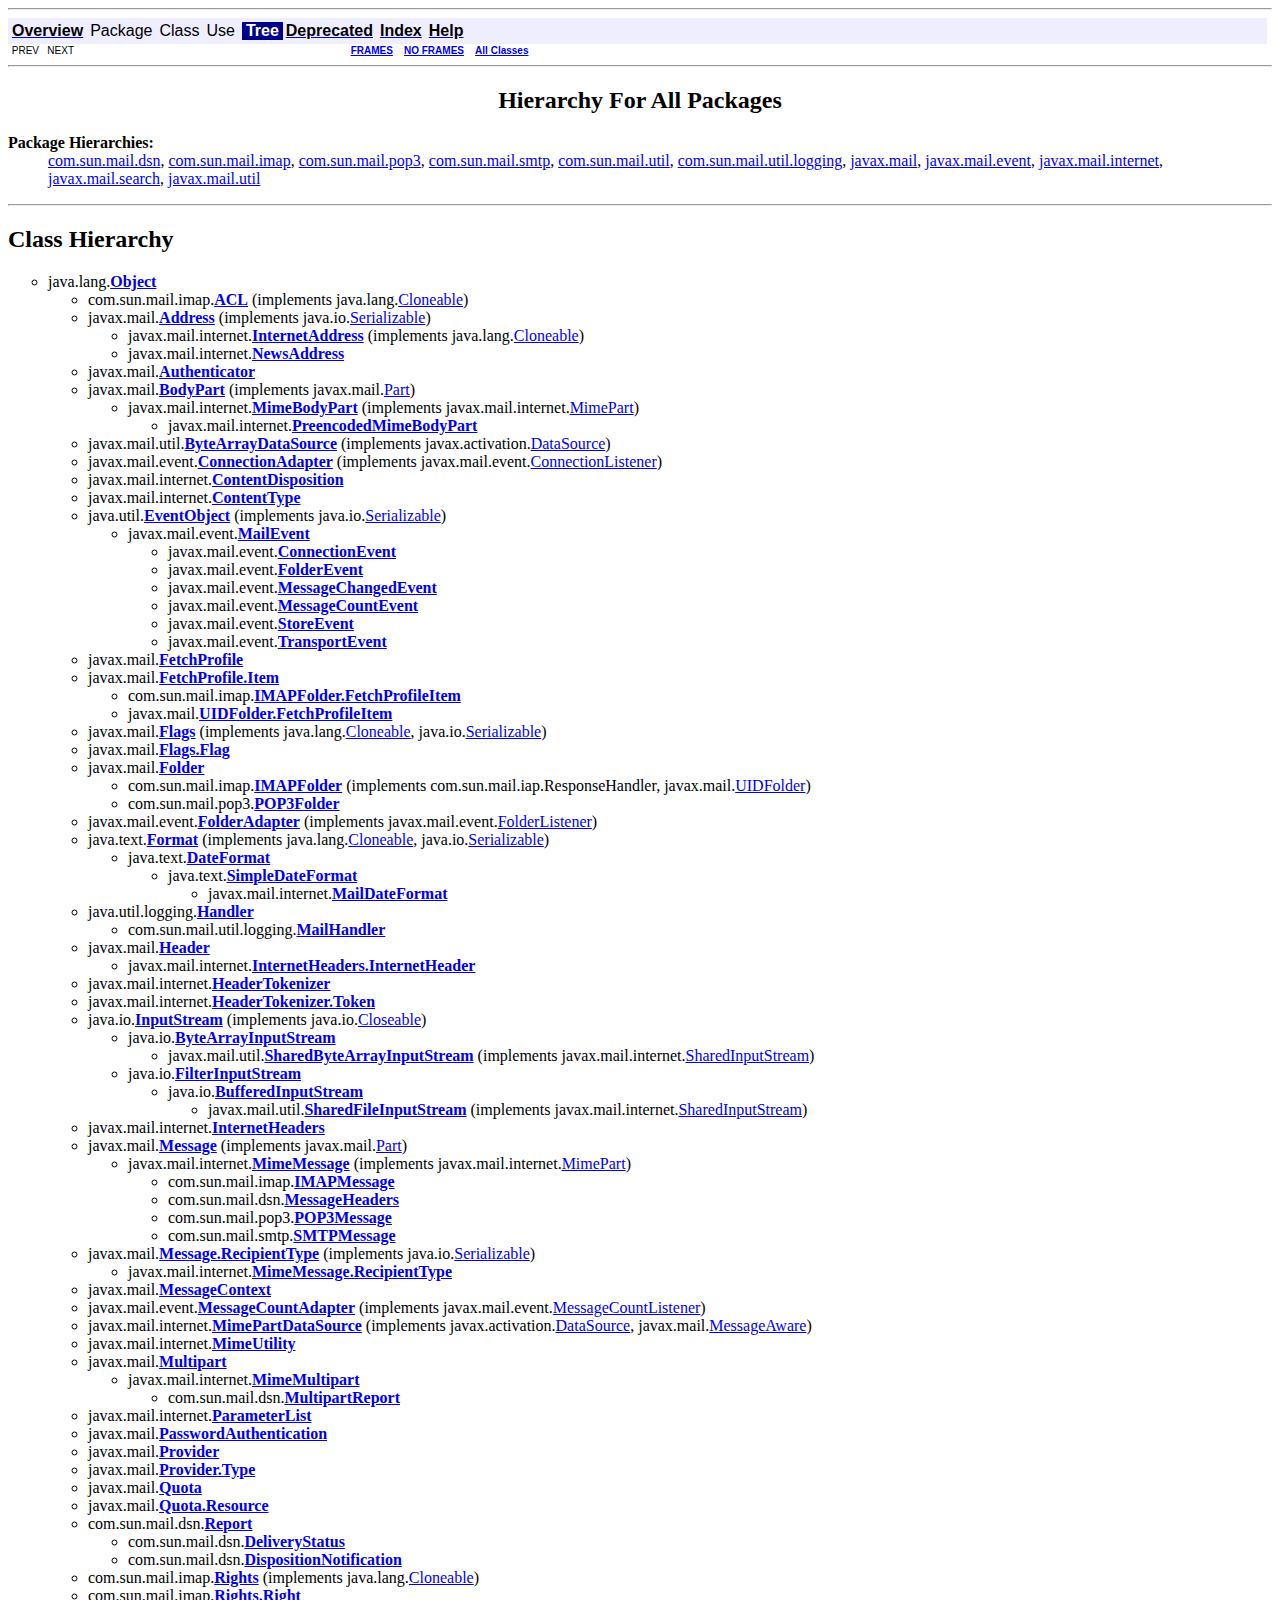
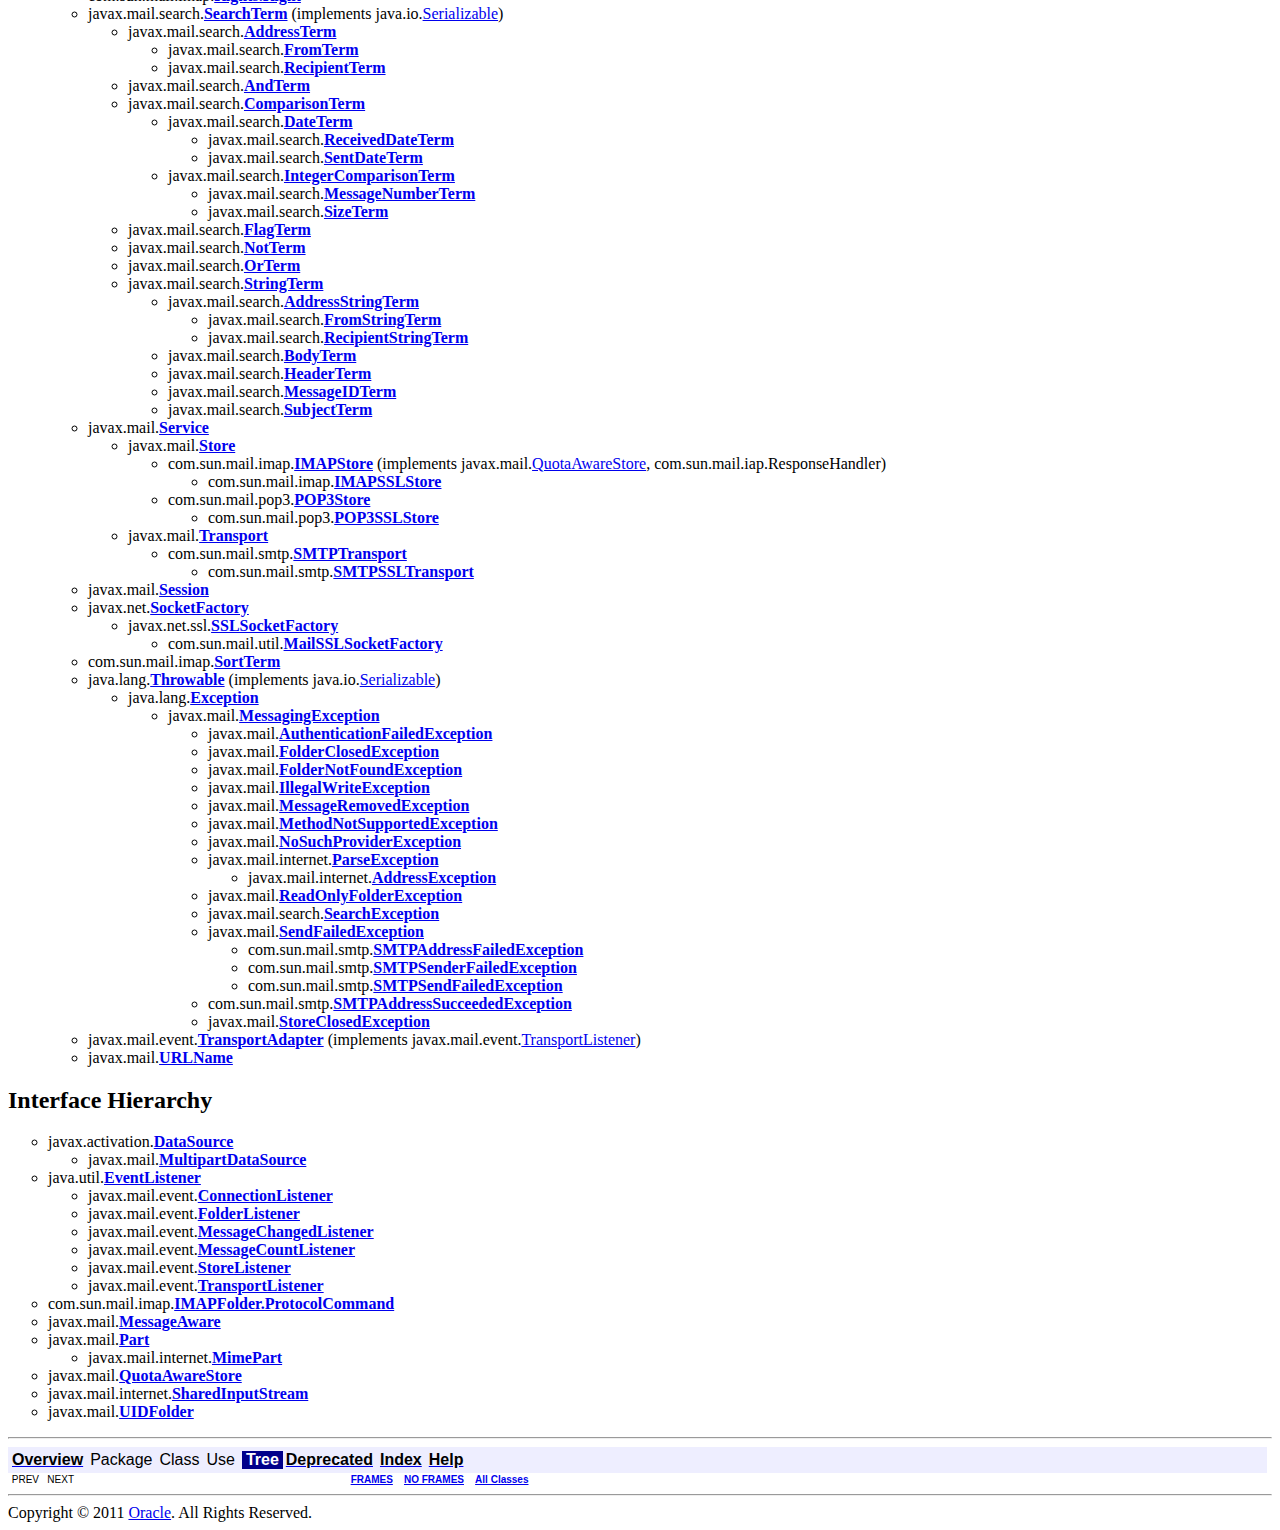
<file: javamail-1.4.4/docs/javadocs/overview-tree.html>
<!DOCTYPE HTML PUBLIC "-//W3C//DTD HTML 4.01 Transitional//EN" "http://www.w3.org/TR/html4/loose.dtd">
<!--NewPage-->
<HTML>
<HEAD>
<!-- Generated by javadoc (build 1.6.0_10) on Fri Jan 14 15:43:25 PST 2011 -->
<META http-equiv="Content-Type" content="text/html; charset=UTF-8">
<TITLE>
Class Hierarchy (JavaMail API documentation)
</TITLE>

<META NAME="date" CONTENT="2011-01-14">

<LINK REL ="stylesheet" TYPE="text/css" HREF="stylesheet.css" TITLE="Style">

<SCRIPT type="text/javascript">
function windowTitle()
{
    if (location.href.indexOf('is-external=true') == -1) {
        parent.document.title="Class Hierarchy (JavaMail API documentation)";
    }
}
</SCRIPT>
<NOSCRIPT>
</NOSCRIPT>

</HEAD>

<BODY BGCOLOR="white" onload="windowTitle();">
<HR>


<!-- ========= START OF TOP NAVBAR ======= -->
<A NAME="navbar_top"><!-- --></A>
<A HREF="#skip-navbar_top" title="Skip navigation links"></A>
<TABLE BORDER="0" WIDTH="100%" CELLPADDING="1" CELLSPACING="0" SUMMARY="">
<TR>
<TD COLSPAN=2 BGCOLOR="#EEEEFF" CLASS="NavBarCell1">
<A NAME="navbar_top_firstrow"><!-- --></A>
<TABLE BORDER="0" CELLPADDING="0" CELLSPACING="3" SUMMARY="">
  <TR ALIGN="center" VALIGN="top">
  <TD BGCOLOR="#EEEEFF" CLASS="NavBarCell1">    <A HREF="overview-summary.html"><FONT CLASS="NavBarFont1"><B>Overview</B></FONT></A>&nbsp;</TD>
  <TD BGCOLOR="#EEEEFF" CLASS="NavBarCell1">    <FONT CLASS="NavBarFont1">Package</FONT>&nbsp;</TD>
  <TD BGCOLOR="#EEEEFF" CLASS="NavBarCell1">    <FONT CLASS="NavBarFont1">Class</FONT>&nbsp;</TD>
  <TD BGCOLOR="#EEEEFF" CLASS="NavBarCell1">    <FONT CLASS="NavBarFont1">Use</FONT>&nbsp;</TD>
  <TD BGCOLOR="#FFFFFF" CLASS="NavBarCell1Rev"> &nbsp;<FONT CLASS="NavBarFont1Rev"><B>Tree</B></FONT>&nbsp;</TD>
  <TD BGCOLOR="#EEEEFF" CLASS="NavBarCell1">    <A HREF="deprecated-list.html"><FONT CLASS="NavBarFont1"><B>Deprecated</B></FONT></A>&nbsp;</TD>
  <TD BGCOLOR="#EEEEFF" CLASS="NavBarCell1">    <A HREF="index-files/index-1.html"><FONT CLASS="NavBarFont1"><B>Index</B></FONT></A>&nbsp;</TD>
  <TD BGCOLOR="#EEEEFF" CLASS="NavBarCell1">    <A HREF="help-doc.html"><FONT CLASS="NavBarFont1"><B>Help</B></FONT></A>&nbsp;</TD>
  </TR>
</TABLE>
</TD>
<TD ALIGN="right" VALIGN="top" ROWSPAN=3><EM>
</EM>
</TD>
</TR>

<TR>
<TD BGCOLOR="white" CLASS="NavBarCell2"><FONT SIZE="-2">
&nbsp;PREV&nbsp;
&nbsp;NEXT</FONT></TD>
<TD BGCOLOR="white" CLASS="NavBarCell2"><FONT SIZE="-2">
  <A HREF="index.html?overview-tree.html" target="_top"><B>FRAMES</B></A>  &nbsp;
&nbsp;<A HREF="overview-tree.html" target="_top"><B>NO FRAMES</B></A>  &nbsp;
&nbsp;<SCRIPT type="text/javascript">
  <!--
  if(window==top) {
    document.writeln('<A HREF="allclasses-noframe.html"><B>All Classes</B></A>');
  }
  //-->
</SCRIPT>
<NOSCRIPT>
  <A HREF="allclasses-noframe.html"><B>All Classes</B></A>
</NOSCRIPT>


</FONT></TD>
</TR>
</TABLE>
<A NAME="skip-navbar_top"></A>
<!-- ========= END OF TOP NAVBAR ========= -->

<HR>
<CENTER>
<H2>
Hierarchy For All Packages</H2>
</CENTER>
<DL>
<DT><B>Package Hierarchies:</B><DD><A HREF="com/sun/mail/dsn/package-tree.html">com.sun.mail.dsn</A>, <A HREF="com/sun/mail/imap/package-tree.html">com.sun.mail.imap</A>, <A HREF="com/sun/mail/pop3/package-tree.html">com.sun.mail.pop3</A>, <A HREF="com/sun/mail/smtp/package-tree.html">com.sun.mail.smtp</A>, <A HREF="com/sun/mail/util/package-tree.html">com.sun.mail.util</A>, <A HREF="com/sun/mail/util/logging/package-tree.html">com.sun.mail.util.logging</A>, <A HREF="javax/mail/package-tree.html">javax.mail</A>, <A HREF="javax/mail/event/package-tree.html">javax.mail.event</A>, <A HREF="javax/mail/internet/package-tree.html">javax.mail.internet</A>, <A HREF="javax/mail/search/package-tree.html">javax.mail.search</A>, <A HREF="javax/mail/util/package-tree.html">javax.mail.util</A></DL>
<HR>
<H2>
Class Hierarchy
</H2>
<UL>
<LI TYPE="circle">java.lang.<A HREF="http://java.sun.com/j2se/1.4.2/docs/api/java/lang/Object.html?is-external=true" title="class or interface in java.lang"><B>Object</B></A><UL>
<LI TYPE="circle">com.sun.mail.imap.<A HREF="com/sun/mail/imap/ACL.html" title="class in com.sun.mail.imap"><B>ACL</B></A> (implements java.lang.<A HREF="http://java.sun.com/j2se/1.4.2/docs/api/java/lang/Cloneable.html?is-external=true" title="class or interface in java.lang">Cloneable</A>)
<LI TYPE="circle">javax.mail.<A HREF="javax/mail/Address.html" title="class in javax.mail"><B>Address</B></A> (implements java.io.<A HREF="http://java.sun.com/j2se/1.4.2/docs/api/java/io/Serializable.html?is-external=true" title="class or interface in java.io">Serializable</A>)
<UL>
<LI TYPE="circle">javax.mail.internet.<A HREF="javax/mail/internet/InternetAddress.html" title="class in javax.mail.internet"><B>InternetAddress</B></A> (implements java.lang.<A HREF="http://java.sun.com/j2se/1.4.2/docs/api/java/lang/Cloneable.html?is-external=true" title="class or interface in java.lang">Cloneable</A>)
<LI TYPE="circle">javax.mail.internet.<A HREF="javax/mail/internet/NewsAddress.html" title="class in javax.mail.internet"><B>NewsAddress</B></A></UL>
<LI TYPE="circle">javax.mail.<A HREF="javax/mail/Authenticator.html" title="class in javax.mail"><B>Authenticator</B></A><LI TYPE="circle">javax.mail.<A HREF="javax/mail/BodyPart.html" title="class in javax.mail"><B>BodyPart</B></A> (implements javax.mail.<A HREF="javax/mail/Part.html" title="interface in javax.mail">Part</A>)
<UL>
<LI TYPE="circle">javax.mail.internet.<A HREF="javax/mail/internet/MimeBodyPart.html" title="class in javax.mail.internet"><B>MimeBodyPart</B></A> (implements javax.mail.internet.<A HREF="javax/mail/internet/MimePart.html" title="interface in javax.mail.internet">MimePart</A>)
<UL>
<LI TYPE="circle">javax.mail.internet.<A HREF="javax/mail/internet/PreencodedMimeBodyPart.html" title="class in javax.mail.internet"><B>PreencodedMimeBodyPart</B></A></UL>
</UL>
<LI TYPE="circle">javax.mail.util.<A HREF="javax/mail/util/ByteArrayDataSource.html" title="class in javax.mail.util"><B>ByteArrayDataSource</B></A> (implements javax.activation.<A HREF="http://java.sun.com/javase/technologies/desktop/javabeans/glasgow/javadocs/javax/activation/DataSource.html?is-external=true" title="class or interface in javax.activation">DataSource</A>)
<LI TYPE="circle">javax.mail.event.<A HREF="javax/mail/event/ConnectionAdapter.html" title="class in javax.mail.event"><B>ConnectionAdapter</B></A> (implements javax.mail.event.<A HREF="javax/mail/event/ConnectionListener.html" title="interface in javax.mail.event">ConnectionListener</A>)
<LI TYPE="circle">javax.mail.internet.<A HREF="javax/mail/internet/ContentDisposition.html" title="class in javax.mail.internet"><B>ContentDisposition</B></A><LI TYPE="circle">javax.mail.internet.<A HREF="javax/mail/internet/ContentType.html" title="class in javax.mail.internet"><B>ContentType</B></A><LI TYPE="circle">java.util.<A HREF="http://java.sun.com/j2se/1.4.2/docs/api/java/util/EventObject.html?is-external=true" title="class or interface in java.util"><B>EventObject</B></A> (implements java.io.<A HREF="http://java.sun.com/j2se/1.4.2/docs/api/java/io/Serializable.html?is-external=true" title="class or interface in java.io">Serializable</A>)
<UL>
<LI TYPE="circle">javax.mail.event.<A HREF="javax/mail/event/MailEvent.html" title="class in javax.mail.event"><B>MailEvent</B></A><UL>
<LI TYPE="circle">javax.mail.event.<A HREF="javax/mail/event/ConnectionEvent.html" title="class in javax.mail.event"><B>ConnectionEvent</B></A><LI TYPE="circle">javax.mail.event.<A HREF="javax/mail/event/FolderEvent.html" title="class in javax.mail.event"><B>FolderEvent</B></A><LI TYPE="circle">javax.mail.event.<A HREF="javax/mail/event/MessageChangedEvent.html" title="class in javax.mail.event"><B>MessageChangedEvent</B></A><LI TYPE="circle">javax.mail.event.<A HREF="javax/mail/event/MessageCountEvent.html" title="class in javax.mail.event"><B>MessageCountEvent</B></A><LI TYPE="circle">javax.mail.event.<A HREF="javax/mail/event/StoreEvent.html" title="class in javax.mail.event"><B>StoreEvent</B></A><LI TYPE="circle">javax.mail.event.<A HREF="javax/mail/event/TransportEvent.html" title="class in javax.mail.event"><B>TransportEvent</B></A></UL>
</UL>
<LI TYPE="circle">javax.mail.<A HREF="javax/mail/FetchProfile.html" title="class in javax.mail"><B>FetchProfile</B></A><LI TYPE="circle">javax.mail.<A HREF="javax/mail/FetchProfile.Item.html" title="class in javax.mail"><B>FetchProfile.Item</B></A><UL>
<LI TYPE="circle">com.sun.mail.imap.<A HREF="com/sun/mail/imap/IMAPFolder.FetchProfileItem.html" title="class in com.sun.mail.imap"><B>IMAPFolder.FetchProfileItem</B></A><LI TYPE="circle">javax.mail.<A HREF="javax/mail/UIDFolder.FetchProfileItem.html" title="class in javax.mail"><B>UIDFolder.FetchProfileItem</B></A></UL>
<LI TYPE="circle">javax.mail.<A HREF="javax/mail/Flags.html" title="class in javax.mail"><B>Flags</B></A> (implements java.lang.<A HREF="http://java.sun.com/j2se/1.4.2/docs/api/java/lang/Cloneable.html?is-external=true" title="class or interface in java.lang">Cloneable</A>, java.io.<A HREF="http://java.sun.com/j2se/1.4.2/docs/api/java/io/Serializable.html?is-external=true" title="class or interface in java.io">Serializable</A>)
<LI TYPE="circle">javax.mail.<A HREF="javax/mail/Flags.Flag.html" title="class in javax.mail"><B>Flags.Flag</B></A><LI TYPE="circle">javax.mail.<A HREF="javax/mail/Folder.html" title="class in javax.mail"><B>Folder</B></A><UL>
<LI TYPE="circle">com.sun.mail.imap.<A HREF="com/sun/mail/imap/IMAPFolder.html" title="class in com.sun.mail.imap"><B>IMAPFolder</B></A> (implements com.sun.mail.iap.ResponseHandler, javax.mail.<A HREF="javax/mail/UIDFolder.html" title="interface in javax.mail">UIDFolder</A>)
<LI TYPE="circle">com.sun.mail.pop3.<A HREF="com/sun/mail/pop3/POP3Folder.html" title="class in com.sun.mail.pop3"><B>POP3Folder</B></A></UL>
<LI TYPE="circle">javax.mail.event.<A HREF="javax/mail/event/FolderAdapter.html" title="class in javax.mail.event"><B>FolderAdapter</B></A> (implements javax.mail.event.<A HREF="javax/mail/event/FolderListener.html" title="interface in javax.mail.event">FolderListener</A>)
<LI TYPE="circle">java.text.<A HREF="http://java.sun.com/j2se/1.4.2/docs/api/java/text/Format.html?is-external=true" title="class or interface in java.text"><B>Format</B></A> (implements java.lang.<A HREF="http://java.sun.com/j2se/1.4.2/docs/api/java/lang/Cloneable.html?is-external=true" title="class or interface in java.lang">Cloneable</A>, java.io.<A HREF="http://java.sun.com/j2se/1.4.2/docs/api/java/io/Serializable.html?is-external=true" title="class or interface in java.io">Serializable</A>)
<UL>
<LI TYPE="circle">java.text.<A HREF="http://java.sun.com/j2se/1.4.2/docs/api/java/text/DateFormat.html?is-external=true" title="class or interface in java.text"><B>DateFormat</B></A><UL>
<LI TYPE="circle">java.text.<A HREF="http://java.sun.com/j2se/1.4.2/docs/api/java/text/SimpleDateFormat.html?is-external=true" title="class or interface in java.text"><B>SimpleDateFormat</B></A><UL>
<LI TYPE="circle">javax.mail.internet.<A HREF="javax/mail/internet/MailDateFormat.html" title="class in javax.mail.internet"><B>MailDateFormat</B></A></UL>
</UL>
</UL>
<LI TYPE="circle">java.util.logging.<A HREF="http://java.sun.com/j2se/1.4.2/docs/api/java/util/logging/Handler.html?is-external=true" title="class or interface in java.util.logging"><B>Handler</B></A><UL>
<LI TYPE="circle">com.sun.mail.util.logging.<A HREF="com/sun/mail/util/logging/MailHandler.html" title="class in com.sun.mail.util.logging"><B>MailHandler</B></A></UL>
<LI TYPE="circle">javax.mail.<A HREF="javax/mail/Header.html" title="class in javax.mail"><B>Header</B></A><UL>
<LI TYPE="circle">javax.mail.internet.<A HREF="javax/mail/internet/InternetHeaders.InternetHeader.html" title="class in javax.mail.internet"><B>InternetHeaders.InternetHeader</B></A></UL>
<LI TYPE="circle">javax.mail.internet.<A HREF="javax/mail/internet/HeaderTokenizer.html" title="class in javax.mail.internet"><B>HeaderTokenizer</B></A><LI TYPE="circle">javax.mail.internet.<A HREF="javax/mail/internet/HeaderTokenizer.Token.html" title="class in javax.mail.internet"><B>HeaderTokenizer.Token</B></A><LI TYPE="circle">java.io.<A HREF="http://java.sun.com/j2se/1.4.2/docs/api/java/io/InputStream.html?is-external=true" title="class or interface in java.io"><B>InputStream</B></A> (implements java.io.<A HREF="http://java.sun.com/j2se/1.4.2/docs/api/java/io/Closeable.html?is-external=true" title="class or interface in java.io">Closeable</A>)
<UL>
<LI TYPE="circle">java.io.<A HREF="http://java.sun.com/j2se/1.4.2/docs/api/java/io/ByteArrayInputStream.html?is-external=true" title="class or interface in java.io"><B>ByteArrayInputStream</B></A><UL>
<LI TYPE="circle">javax.mail.util.<A HREF="javax/mail/util/SharedByteArrayInputStream.html" title="class in javax.mail.util"><B>SharedByteArrayInputStream</B></A> (implements javax.mail.internet.<A HREF="javax/mail/internet/SharedInputStream.html" title="interface in javax.mail.internet">SharedInputStream</A>)
</UL>
<LI TYPE="circle">java.io.<A HREF="http://java.sun.com/j2se/1.4.2/docs/api/java/io/FilterInputStream.html?is-external=true" title="class or interface in java.io"><B>FilterInputStream</B></A><UL>
<LI TYPE="circle">java.io.<A HREF="http://java.sun.com/j2se/1.4.2/docs/api/java/io/BufferedInputStream.html?is-external=true" title="class or interface in java.io"><B>BufferedInputStream</B></A><UL>
<LI TYPE="circle">javax.mail.util.<A HREF="javax/mail/util/SharedFileInputStream.html" title="class in javax.mail.util"><B>SharedFileInputStream</B></A> (implements javax.mail.internet.<A HREF="javax/mail/internet/SharedInputStream.html" title="interface in javax.mail.internet">SharedInputStream</A>)
</UL>
</UL>
</UL>
<LI TYPE="circle">javax.mail.internet.<A HREF="javax/mail/internet/InternetHeaders.html" title="class in javax.mail.internet"><B>InternetHeaders</B></A><LI TYPE="circle">javax.mail.<A HREF="javax/mail/Message.html" title="class in javax.mail"><B>Message</B></A> (implements javax.mail.<A HREF="javax/mail/Part.html" title="interface in javax.mail">Part</A>)
<UL>
<LI TYPE="circle">javax.mail.internet.<A HREF="javax/mail/internet/MimeMessage.html" title="class in javax.mail.internet"><B>MimeMessage</B></A> (implements javax.mail.internet.<A HREF="javax/mail/internet/MimePart.html" title="interface in javax.mail.internet">MimePart</A>)
<UL>
<LI TYPE="circle">com.sun.mail.imap.<A HREF="com/sun/mail/imap/IMAPMessage.html" title="class in com.sun.mail.imap"><B>IMAPMessage</B></A><LI TYPE="circle">com.sun.mail.dsn.<A HREF="com/sun/mail/dsn/MessageHeaders.html" title="class in com.sun.mail.dsn"><B>MessageHeaders</B></A><LI TYPE="circle">com.sun.mail.pop3.<A HREF="com/sun/mail/pop3/POP3Message.html" title="class in com.sun.mail.pop3"><B>POP3Message</B></A><LI TYPE="circle">com.sun.mail.smtp.<A HREF="com/sun/mail/smtp/SMTPMessage.html" title="class in com.sun.mail.smtp"><B>SMTPMessage</B></A></UL>
</UL>
<LI TYPE="circle">javax.mail.<A HREF="javax/mail/Message.RecipientType.html" title="class in javax.mail"><B>Message.RecipientType</B></A> (implements java.io.<A HREF="http://java.sun.com/j2se/1.4.2/docs/api/java/io/Serializable.html?is-external=true" title="class or interface in java.io">Serializable</A>)
<UL>
<LI TYPE="circle">javax.mail.internet.<A HREF="javax/mail/internet/MimeMessage.RecipientType.html" title="class in javax.mail.internet"><B>MimeMessage.RecipientType</B></A></UL>
<LI TYPE="circle">javax.mail.<A HREF="javax/mail/MessageContext.html" title="class in javax.mail"><B>MessageContext</B></A><LI TYPE="circle">javax.mail.event.<A HREF="javax/mail/event/MessageCountAdapter.html" title="class in javax.mail.event"><B>MessageCountAdapter</B></A> (implements javax.mail.event.<A HREF="javax/mail/event/MessageCountListener.html" title="interface in javax.mail.event">MessageCountListener</A>)
<LI TYPE="circle">javax.mail.internet.<A HREF="javax/mail/internet/MimePartDataSource.html" title="class in javax.mail.internet"><B>MimePartDataSource</B></A> (implements javax.activation.<A HREF="http://java.sun.com/javase/technologies/desktop/javabeans/glasgow/javadocs/javax/activation/DataSource.html?is-external=true" title="class or interface in javax.activation">DataSource</A>, javax.mail.<A HREF="javax/mail/MessageAware.html" title="interface in javax.mail">MessageAware</A>)
<LI TYPE="circle">javax.mail.internet.<A HREF="javax/mail/internet/MimeUtility.html" title="class in javax.mail.internet"><B>MimeUtility</B></A><LI TYPE="circle">javax.mail.<A HREF="javax/mail/Multipart.html" title="class in javax.mail"><B>Multipart</B></A><UL>
<LI TYPE="circle">javax.mail.internet.<A HREF="javax/mail/internet/MimeMultipart.html" title="class in javax.mail.internet"><B>MimeMultipart</B></A><UL>
<LI TYPE="circle">com.sun.mail.dsn.<A HREF="com/sun/mail/dsn/MultipartReport.html" title="class in com.sun.mail.dsn"><B>MultipartReport</B></A></UL>
</UL>
<LI TYPE="circle">javax.mail.internet.<A HREF="javax/mail/internet/ParameterList.html" title="class in javax.mail.internet"><B>ParameterList</B></A><LI TYPE="circle">javax.mail.<A HREF="javax/mail/PasswordAuthentication.html" title="class in javax.mail"><B>PasswordAuthentication</B></A><LI TYPE="circle">javax.mail.<A HREF="javax/mail/Provider.html" title="class in javax.mail"><B>Provider</B></A><LI TYPE="circle">javax.mail.<A HREF="javax/mail/Provider.Type.html" title="class in javax.mail"><B>Provider.Type</B></A><LI TYPE="circle">javax.mail.<A HREF="javax/mail/Quota.html" title="class in javax.mail"><B>Quota</B></A><LI TYPE="circle">javax.mail.<A HREF="javax/mail/Quota.Resource.html" title="class in javax.mail"><B>Quota.Resource</B></A><LI TYPE="circle">com.sun.mail.dsn.<A HREF="com/sun/mail/dsn/Report.html" title="class in com.sun.mail.dsn"><B>Report</B></A><UL>
<LI TYPE="circle">com.sun.mail.dsn.<A HREF="com/sun/mail/dsn/DeliveryStatus.html" title="class in com.sun.mail.dsn"><B>DeliveryStatus</B></A><LI TYPE="circle">com.sun.mail.dsn.<A HREF="com/sun/mail/dsn/DispositionNotification.html" title="class in com.sun.mail.dsn"><B>DispositionNotification</B></A></UL>
<LI TYPE="circle">com.sun.mail.imap.<A HREF="com/sun/mail/imap/Rights.html" title="class in com.sun.mail.imap"><B>Rights</B></A> (implements java.lang.<A HREF="http://java.sun.com/j2se/1.4.2/docs/api/java/lang/Cloneable.html?is-external=true" title="class or interface in java.lang">Cloneable</A>)
<LI TYPE="circle">com.sun.mail.imap.<A HREF="com/sun/mail/imap/Rights.Right.html" title="class in com.sun.mail.imap"><B>Rights.Right</B></A><LI TYPE="circle">javax.mail.search.<A HREF="javax/mail/search/SearchTerm.html" title="class in javax.mail.search"><B>SearchTerm</B></A> (implements java.io.<A HREF="http://java.sun.com/j2se/1.4.2/docs/api/java/io/Serializable.html?is-external=true" title="class or interface in java.io">Serializable</A>)
<UL>
<LI TYPE="circle">javax.mail.search.<A HREF="javax/mail/search/AddressTerm.html" title="class in javax.mail.search"><B>AddressTerm</B></A><UL>
<LI TYPE="circle">javax.mail.search.<A HREF="javax/mail/search/FromTerm.html" title="class in javax.mail.search"><B>FromTerm</B></A><LI TYPE="circle">javax.mail.search.<A HREF="javax/mail/search/RecipientTerm.html" title="class in javax.mail.search"><B>RecipientTerm</B></A></UL>
<LI TYPE="circle">javax.mail.search.<A HREF="javax/mail/search/AndTerm.html" title="class in javax.mail.search"><B>AndTerm</B></A><LI TYPE="circle">javax.mail.search.<A HREF="javax/mail/search/ComparisonTerm.html" title="class in javax.mail.search"><B>ComparisonTerm</B></A><UL>
<LI TYPE="circle">javax.mail.search.<A HREF="javax/mail/search/DateTerm.html" title="class in javax.mail.search"><B>DateTerm</B></A><UL>
<LI TYPE="circle">javax.mail.search.<A HREF="javax/mail/search/ReceivedDateTerm.html" title="class in javax.mail.search"><B>ReceivedDateTerm</B></A><LI TYPE="circle">javax.mail.search.<A HREF="javax/mail/search/SentDateTerm.html" title="class in javax.mail.search"><B>SentDateTerm</B></A></UL>
<LI TYPE="circle">javax.mail.search.<A HREF="javax/mail/search/IntegerComparisonTerm.html" title="class in javax.mail.search"><B>IntegerComparisonTerm</B></A><UL>
<LI TYPE="circle">javax.mail.search.<A HREF="javax/mail/search/MessageNumberTerm.html" title="class in javax.mail.search"><B>MessageNumberTerm</B></A><LI TYPE="circle">javax.mail.search.<A HREF="javax/mail/search/SizeTerm.html" title="class in javax.mail.search"><B>SizeTerm</B></A></UL>
</UL>
<LI TYPE="circle">javax.mail.search.<A HREF="javax/mail/search/FlagTerm.html" title="class in javax.mail.search"><B>FlagTerm</B></A><LI TYPE="circle">javax.mail.search.<A HREF="javax/mail/search/NotTerm.html" title="class in javax.mail.search"><B>NotTerm</B></A><LI TYPE="circle">javax.mail.search.<A HREF="javax/mail/search/OrTerm.html" title="class in javax.mail.search"><B>OrTerm</B></A><LI TYPE="circle">javax.mail.search.<A HREF="javax/mail/search/StringTerm.html" title="class in javax.mail.search"><B>StringTerm</B></A><UL>
<LI TYPE="circle">javax.mail.search.<A HREF="javax/mail/search/AddressStringTerm.html" title="class in javax.mail.search"><B>AddressStringTerm</B></A><UL>
<LI TYPE="circle">javax.mail.search.<A HREF="javax/mail/search/FromStringTerm.html" title="class in javax.mail.search"><B>FromStringTerm</B></A><LI TYPE="circle">javax.mail.search.<A HREF="javax/mail/search/RecipientStringTerm.html" title="class in javax.mail.search"><B>RecipientStringTerm</B></A></UL>
<LI TYPE="circle">javax.mail.search.<A HREF="javax/mail/search/BodyTerm.html" title="class in javax.mail.search"><B>BodyTerm</B></A><LI TYPE="circle">javax.mail.search.<A HREF="javax/mail/search/HeaderTerm.html" title="class in javax.mail.search"><B>HeaderTerm</B></A><LI TYPE="circle">javax.mail.search.<A HREF="javax/mail/search/MessageIDTerm.html" title="class in javax.mail.search"><B>MessageIDTerm</B></A><LI TYPE="circle">javax.mail.search.<A HREF="javax/mail/search/SubjectTerm.html" title="class in javax.mail.search"><B>SubjectTerm</B></A></UL>
</UL>
<LI TYPE="circle">javax.mail.<A HREF="javax/mail/Service.html" title="class in javax.mail"><B>Service</B></A><UL>
<LI TYPE="circle">javax.mail.<A HREF="javax/mail/Store.html" title="class in javax.mail"><B>Store</B></A><UL>
<LI TYPE="circle">com.sun.mail.imap.<A HREF="com/sun/mail/imap/IMAPStore.html" title="class in com.sun.mail.imap"><B>IMAPStore</B></A> (implements javax.mail.<A HREF="javax/mail/QuotaAwareStore.html" title="interface in javax.mail">QuotaAwareStore</A>, com.sun.mail.iap.ResponseHandler)
<UL>
<LI TYPE="circle">com.sun.mail.imap.<A HREF="com/sun/mail/imap/IMAPSSLStore.html" title="class in com.sun.mail.imap"><B>IMAPSSLStore</B></A></UL>
<LI TYPE="circle">com.sun.mail.pop3.<A HREF="com/sun/mail/pop3/POP3Store.html" title="class in com.sun.mail.pop3"><B>POP3Store</B></A><UL>
<LI TYPE="circle">com.sun.mail.pop3.<A HREF="com/sun/mail/pop3/POP3SSLStore.html" title="class in com.sun.mail.pop3"><B>POP3SSLStore</B></A></UL>
</UL>
<LI TYPE="circle">javax.mail.<A HREF="javax/mail/Transport.html" title="class in javax.mail"><B>Transport</B></A><UL>
<LI TYPE="circle">com.sun.mail.smtp.<A HREF="com/sun/mail/smtp/SMTPTransport.html" title="class in com.sun.mail.smtp"><B>SMTPTransport</B></A><UL>
<LI TYPE="circle">com.sun.mail.smtp.<A HREF="com/sun/mail/smtp/SMTPSSLTransport.html" title="class in com.sun.mail.smtp"><B>SMTPSSLTransport</B></A></UL>
</UL>
</UL>
<LI TYPE="circle">javax.mail.<A HREF="javax/mail/Session.html" title="class in javax.mail"><B>Session</B></A><LI TYPE="circle">javax.net.<A HREF="http://java.sun.com/j2se/1.4.2/docs/api/javax/net/SocketFactory.html?is-external=true" title="class or interface in javax.net"><B>SocketFactory</B></A><UL>
<LI TYPE="circle">javax.net.ssl.<A HREF="http://java.sun.com/j2se/1.4.2/docs/api/javax/net/ssl/SSLSocketFactory.html?is-external=true" title="class or interface in javax.net.ssl"><B>SSLSocketFactory</B></A><UL>
<LI TYPE="circle">com.sun.mail.util.<A HREF="com/sun/mail/util/MailSSLSocketFactory.html" title="class in com.sun.mail.util"><B>MailSSLSocketFactory</B></A></UL>
</UL>
<LI TYPE="circle">com.sun.mail.imap.<A HREF="com/sun/mail/imap/SortTerm.html" title="class in com.sun.mail.imap"><B>SortTerm</B></A><LI TYPE="circle">java.lang.<A HREF="http://java.sun.com/j2se/1.4.2/docs/api/java/lang/Throwable.html?is-external=true" title="class or interface in java.lang"><B>Throwable</B></A> (implements java.io.<A HREF="http://java.sun.com/j2se/1.4.2/docs/api/java/io/Serializable.html?is-external=true" title="class or interface in java.io">Serializable</A>)
<UL>
<LI TYPE="circle">java.lang.<A HREF="http://java.sun.com/j2se/1.4.2/docs/api/java/lang/Exception.html?is-external=true" title="class or interface in java.lang"><B>Exception</B></A><UL>
<LI TYPE="circle">javax.mail.<A HREF="javax/mail/MessagingException.html" title="class in javax.mail"><B>MessagingException</B></A><UL>
<LI TYPE="circle">javax.mail.<A HREF="javax/mail/AuthenticationFailedException.html" title="class in javax.mail"><B>AuthenticationFailedException</B></A><LI TYPE="circle">javax.mail.<A HREF="javax/mail/FolderClosedException.html" title="class in javax.mail"><B>FolderClosedException</B></A><LI TYPE="circle">javax.mail.<A HREF="javax/mail/FolderNotFoundException.html" title="class in javax.mail"><B>FolderNotFoundException</B></A><LI TYPE="circle">javax.mail.<A HREF="javax/mail/IllegalWriteException.html" title="class in javax.mail"><B>IllegalWriteException</B></A><LI TYPE="circle">javax.mail.<A HREF="javax/mail/MessageRemovedException.html" title="class in javax.mail"><B>MessageRemovedException</B></A><LI TYPE="circle">javax.mail.<A HREF="javax/mail/MethodNotSupportedException.html" title="class in javax.mail"><B>MethodNotSupportedException</B></A><LI TYPE="circle">javax.mail.<A HREF="javax/mail/NoSuchProviderException.html" title="class in javax.mail"><B>NoSuchProviderException</B></A><LI TYPE="circle">javax.mail.internet.<A HREF="javax/mail/internet/ParseException.html" title="class in javax.mail.internet"><B>ParseException</B></A><UL>
<LI TYPE="circle">javax.mail.internet.<A HREF="javax/mail/internet/AddressException.html" title="class in javax.mail.internet"><B>AddressException</B></A></UL>
<LI TYPE="circle">javax.mail.<A HREF="javax/mail/ReadOnlyFolderException.html" title="class in javax.mail"><B>ReadOnlyFolderException</B></A><LI TYPE="circle">javax.mail.search.<A HREF="javax/mail/search/SearchException.html" title="class in javax.mail.search"><B>SearchException</B></A><LI TYPE="circle">javax.mail.<A HREF="javax/mail/SendFailedException.html" title="class in javax.mail"><B>SendFailedException</B></A><UL>
<LI TYPE="circle">com.sun.mail.smtp.<A HREF="com/sun/mail/smtp/SMTPAddressFailedException.html" title="class in com.sun.mail.smtp"><B>SMTPAddressFailedException</B></A><LI TYPE="circle">com.sun.mail.smtp.<A HREF="com/sun/mail/smtp/SMTPSenderFailedException.html" title="class in com.sun.mail.smtp"><B>SMTPSenderFailedException</B></A><LI TYPE="circle">com.sun.mail.smtp.<A HREF="com/sun/mail/smtp/SMTPSendFailedException.html" title="class in com.sun.mail.smtp"><B>SMTPSendFailedException</B></A></UL>
<LI TYPE="circle">com.sun.mail.smtp.<A HREF="com/sun/mail/smtp/SMTPAddressSucceededException.html" title="class in com.sun.mail.smtp"><B>SMTPAddressSucceededException</B></A><LI TYPE="circle">javax.mail.<A HREF="javax/mail/StoreClosedException.html" title="class in javax.mail"><B>StoreClosedException</B></A></UL>
</UL>
</UL>
<LI TYPE="circle">javax.mail.event.<A HREF="javax/mail/event/TransportAdapter.html" title="class in javax.mail.event"><B>TransportAdapter</B></A> (implements javax.mail.event.<A HREF="javax/mail/event/TransportListener.html" title="interface in javax.mail.event">TransportListener</A>)
<LI TYPE="circle">javax.mail.<A HREF="javax/mail/URLName.html" title="class in javax.mail"><B>URLName</B></A></UL>
</UL>
<H2>
Interface Hierarchy
</H2>
<UL>
<LI TYPE="circle">javax.activation.<A HREF="http://java.sun.com/javase/technologies/desktop/javabeans/glasgow/javadocs/javax/activation/DataSource.html?is-external=true" title="class or interface in javax.activation"><B>DataSource</B></A><UL>
<LI TYPE="circle">javax.mail.<A HREF="javax/mail/MultipartDataSource.html" title="interface in javax.mail"><B>MultipartDataSource</B></A></UL>
<LI TYPE="circle">java.util.<A HREF="http://java.sun.com/j2se/1.4.2/docs/api/java/util/EventListener.html?is-external=true" title="class or interface in java.util"><B>EventListener</B></A><UL>
<LI TYPE="circle">javax.mail.event.<A HREF="javax/mail/event/ConnectionListener.html" title="interface in javax.mail.event"><B>ConnectionListener</B></A><LI TYPE="circle">javax.mail.event.<A HREF="javax/mail/event/FolderListener.html" title="interface in javax.mail.event"><B>FolderListener</B></A><LI TYPE="circle">javax.mail.event.<A HREF="javax/mail/event/MessageChangedListener.html" title="interface in javax.mail.event"><B>MessageChangedListener</B></A><LI TYPE="circle">javax.mail.event.<A HREF="javax/mail/event/MessageCountListener.html" title="interface in javax.mail.event"><B>MessageCountListener</B></A><LI TYPE="circle">javax.mail.event.<A HREF="javax/mail/event/StoreListener.html" title="interface in javax.mail.event"><B>StoreListener</B></A><LI TYPE="circle">javax.mail.event.<A HREF="javax/mail/event/TransportListener.html" title="interface in javax.mail.event"><B>TransportListener</B></A></UL>
<LI TYPE="circle">com.sun.mail.imap.<A HREF="com/sun/mail/imap/IMAPFolder.ProtocolCommand.html" title="interface in com.sun.mail.imap"><B>IMAPFolder.ProtocolCommand</B></A><LI TYPE="circle">javax.mail.<A HREF="javax/mail/MessageAware.html" title="interface in javax.mail"><B>MessageAware</B></A><LI TYPE="circle">javax.mail.<A HREF="javax/mail/Part.html" title="interface in javax.mail"><B>Part</B></A><UL>
<LI TYPE="circle">javax.mail.internet.<A HREF="javax/mail/internet/MimePart.html" title="interface in javax.mail.internet"><B>MimePart</B></A></UL>
<LI TYPE="circle">javax.mail.<A HREF="javax/mail/QuotaAwareStore.html" title="interface in javax.mail"><B>QuotaAwareStore</B></A><LI TYPE="circle">javax.mail.internet.<A HREF="javax/mail/internet/SharedInputStream.html" title="interface in javax.mail.internet"><B>SharedInputStream</B></A><LI TYPE="circle">javax.mail.<A HREF="javax/mail/UIDFolder.html" title="interface in javax.mail"><B>UIDFolder</B></A></UL>
<HR>


<!-- ======= START OF BOTTOM NAVBAR ====== -->
<A NAME="navbar_bottom"><!-- --></A>
<A HREF="#skip-navbar_bottom" title="Skip navigation links"></A>
<TABLE BORDER="0" WIDTH="100%" CELLPADDING="1" CELLSPACING="0" SUMMARY="">
<TR>
<TD COLSPAN=2 BGCOLOR="#EEEEFF" CLASS="NavBarCell1">
<A NAME="navbar_bottom_firstrow"><!-- --></A>
<TABLE BORDER="0" CELLPADDING="0" CELLSPACING="3" SUMMARY="">
  <TR ALIGN="center" VALIGN="top">
  <TD BGCOLOR="#EEEEFF" CLASS="NavBarCell1">    <A HREF="overview-summary.html"><FONT CLASS="NavBarFont1"><B>Overview</B></FONT></A>&nbsp;</TD>
  <TD BGCOLOR="#EEEEFF" CLASS="NavBarCell1">    <FONT CLASS="NavBarFont1">Package</FONT>&nbsp;</TD>
  <TD BGCOLOR="#EEEEFF" CLASS="NavBarCell1">    <FONT CLASS="NavBarFont1">Class</FONT>&nbsp;</TD>
  <TD BGCOLOR="#EEEEFF" CLASS="NavBarCell1">    <FONT CLASS="NavBarFont1">Use</FONT>&nbsp;</TD>
  <TD BGCOLOR="#FFFFFF" CLASS="NavBarCell1Rev"> &nbsp;<FONT CLASS="NavBarFont1Rev"><B>Tree</B></FONT>&nbsp;</TD>
  <TD BGCOLOR="#EEEEFF" CLASS="NavBarCell1">    <A HREF="deprecated-list.html"><FONT CLASS="NavBarFont1"><B>Deprecated</B></FONT></A>&nbsp;</TD>
  <TD BGCOLOR="#EEEEFF" CLASS="NavBarCell1">    <A HREF="index-files/index-1.html"><FONT CLASS="NavBarFont1"><B>Index</B></FONT></A>&nbsp;</TD>
  <TD BGCOLOR="#EEEEFF" CLASS="NavBarCell1">    <A HREF="help-doc.html"><FONT CLASS="NavBarFont1"><B>Help</B></FONT></A>&nbsp;</TD>
  </TR>
</TABLE>
</TD>
<TD ALIGN="right" VALIGN="top" ROWSPAN=3><EM>
</EM>
</TD>
</TR>

<TR>
<TD BGCOLOR="white" CLASS="NavBarCell2"><FONT SIZE="-2">
&nbsp;PREV&nbsp;
&nbsp;NEXT</FONT></TD>
<TD BGCOLOR="white" CLASS="NavBarCell2"><FONT SIZE="-2">
  <A HREF="index.html?overview-tree.html" target="_top"><B>FRAMES</B></A>  &nbsp;
&nbsp;<A HREF="overview-tree.html" target="_top"><B>NO FRAMES</B></A>  &nbsp;
&nbsp;<SCRIPT type="text/javascript">
  <!--
  if(window==top) {
    document.writeln('<A HREF="allclasses-noframe.html"><B>All Classes</B></A>');
  }
  //-->
</SCRIPT>
<NOSCRIPT>
  <A HREF="allclasses-noframe.html"><B>All Classes</B></A>
</NOSCRIPT>


</FONT></TD>
</TR>
</TABLE>
<A NAME="skip-navbar_bottom"></A>
<!-- ======== END OF BOTTOM NAVBAR ======= -->

<HR>
Copyright &#169; 2011 <a href="http://www.oracle.com">Oracle</a>. All Rights Reserved.
</BODY>
</HTML>
</file>
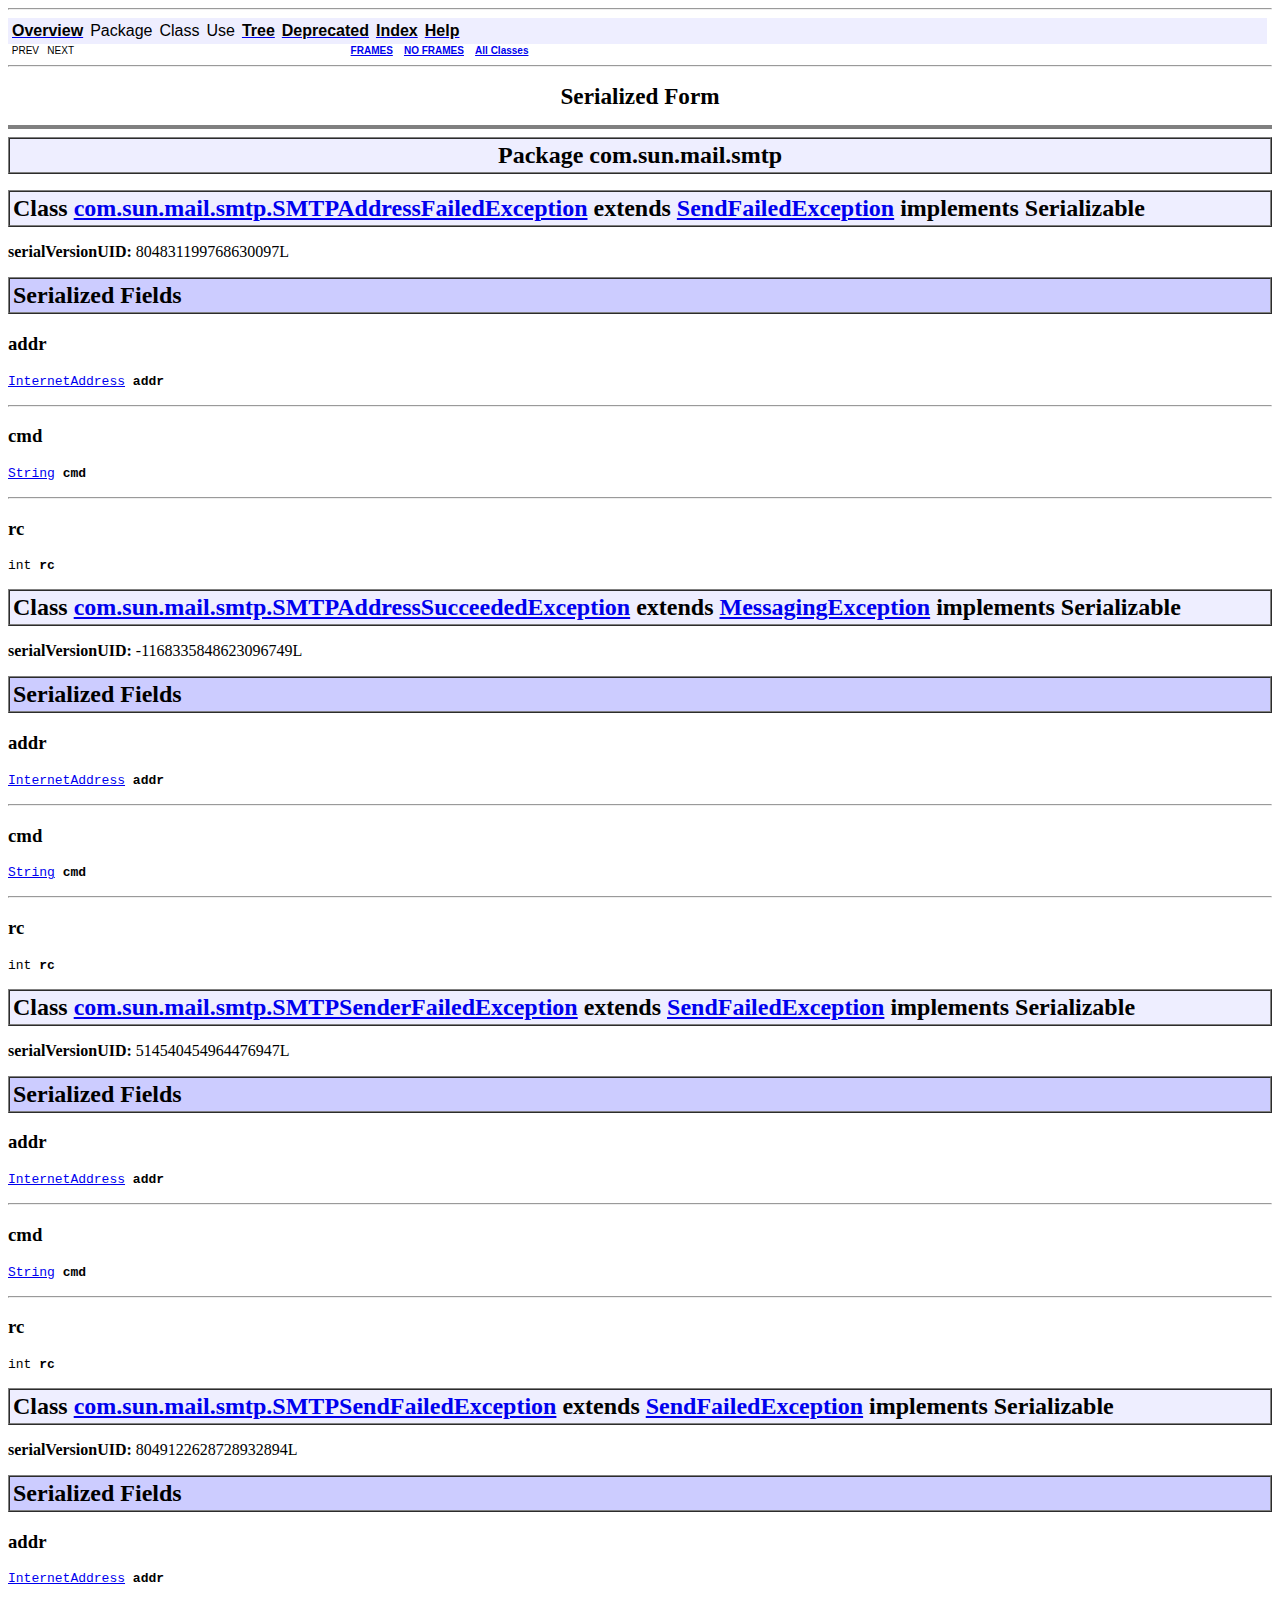
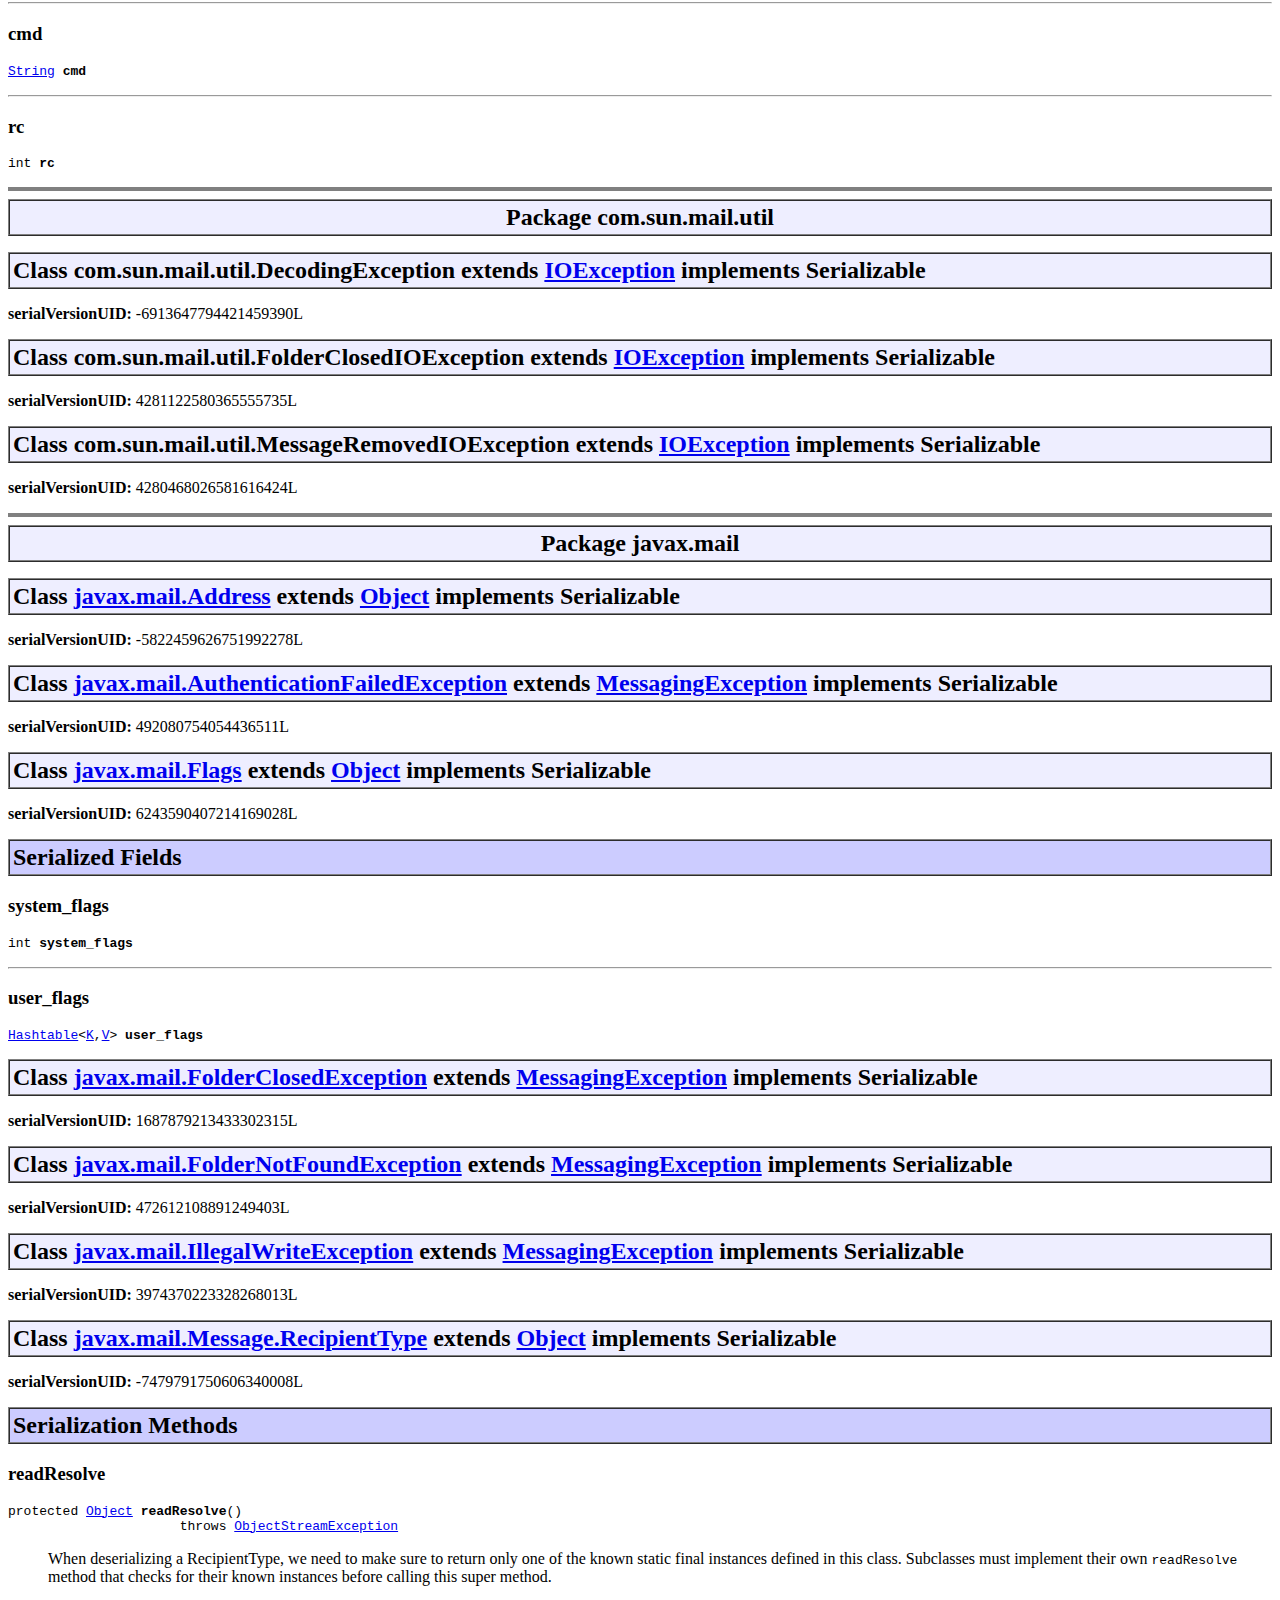
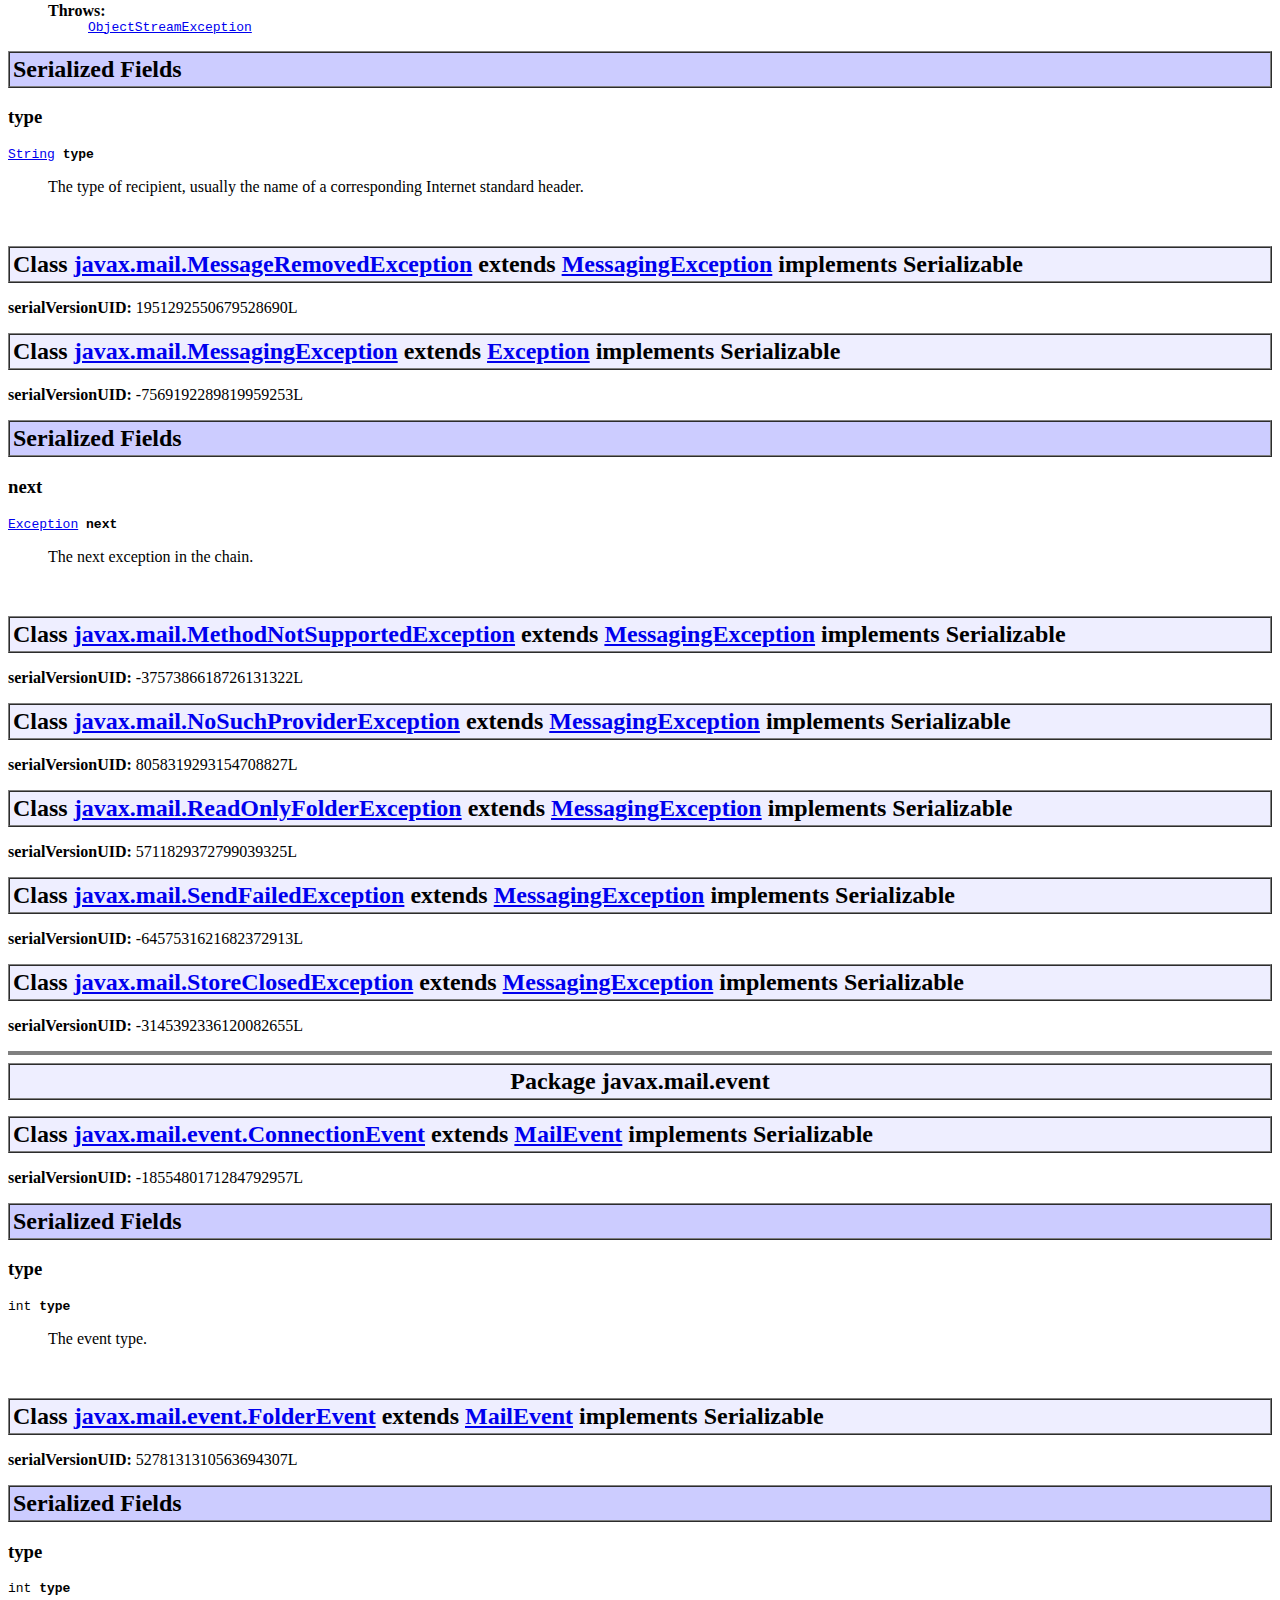
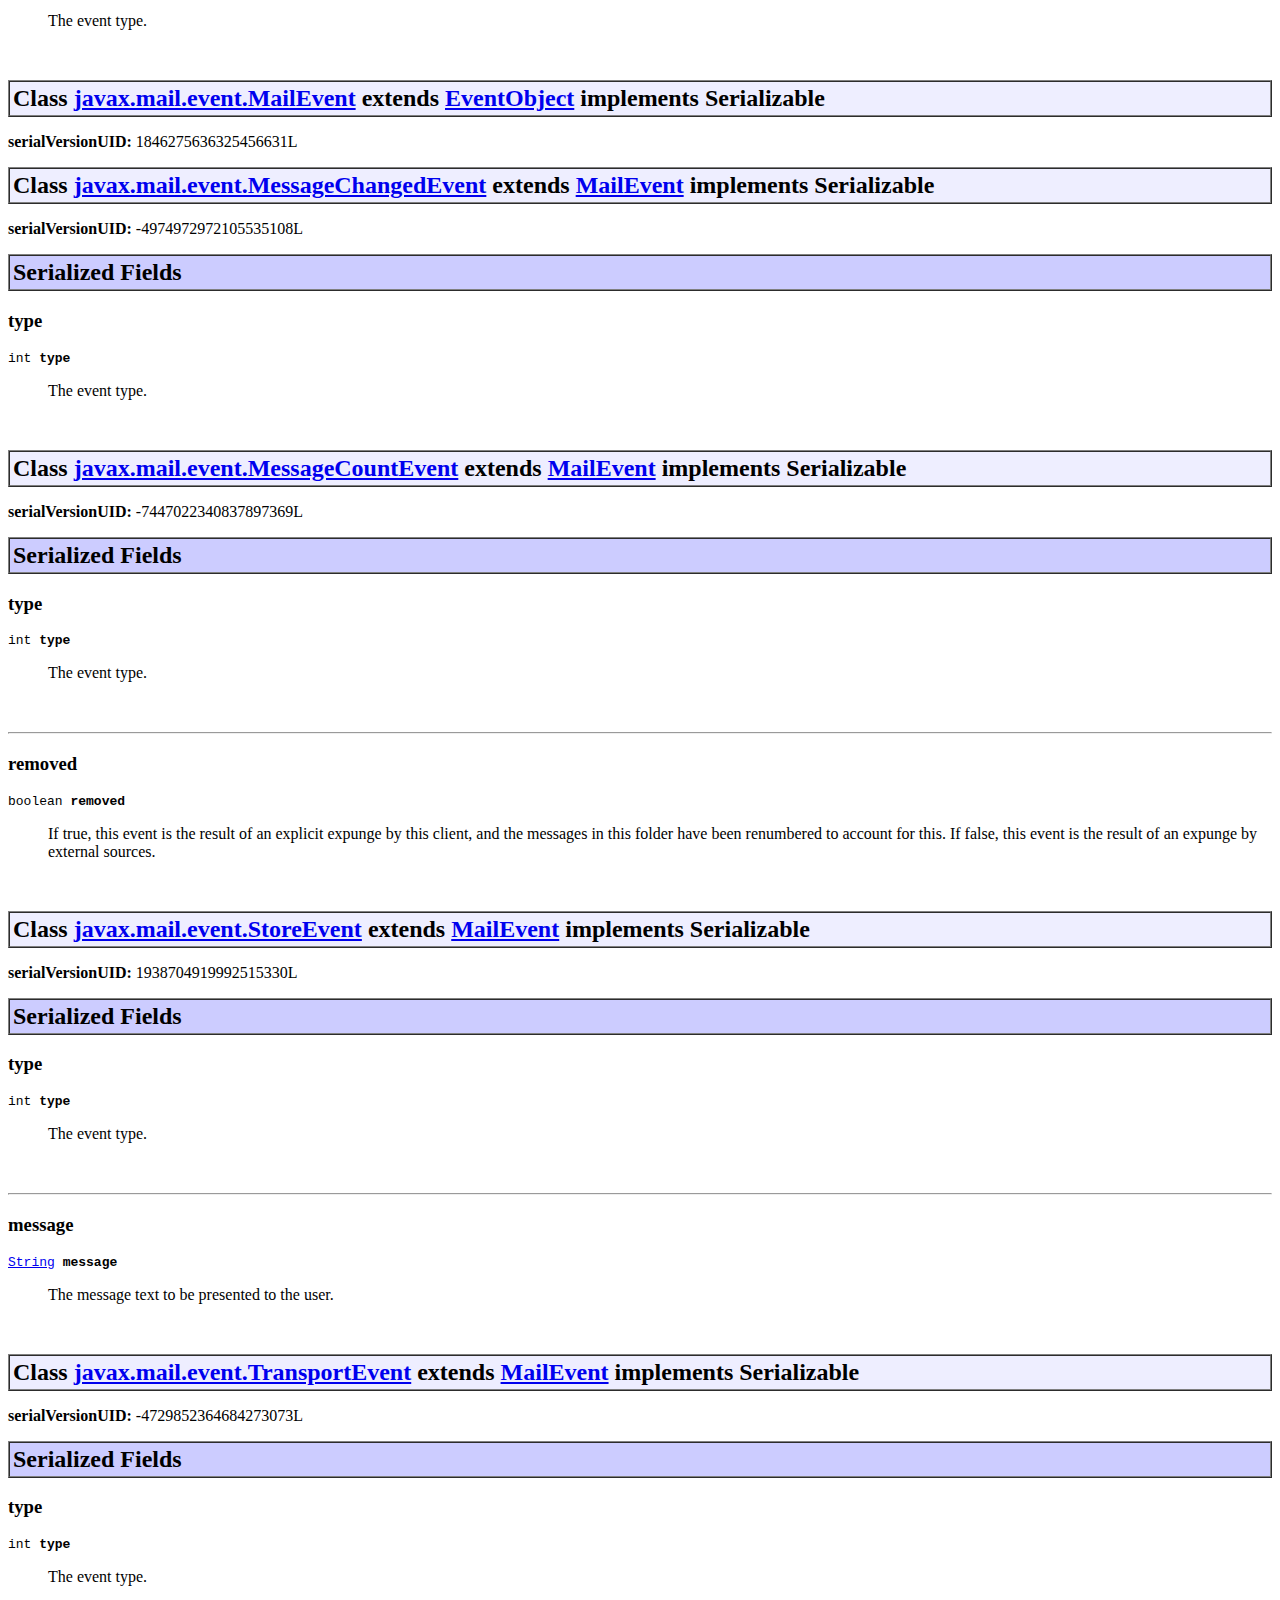
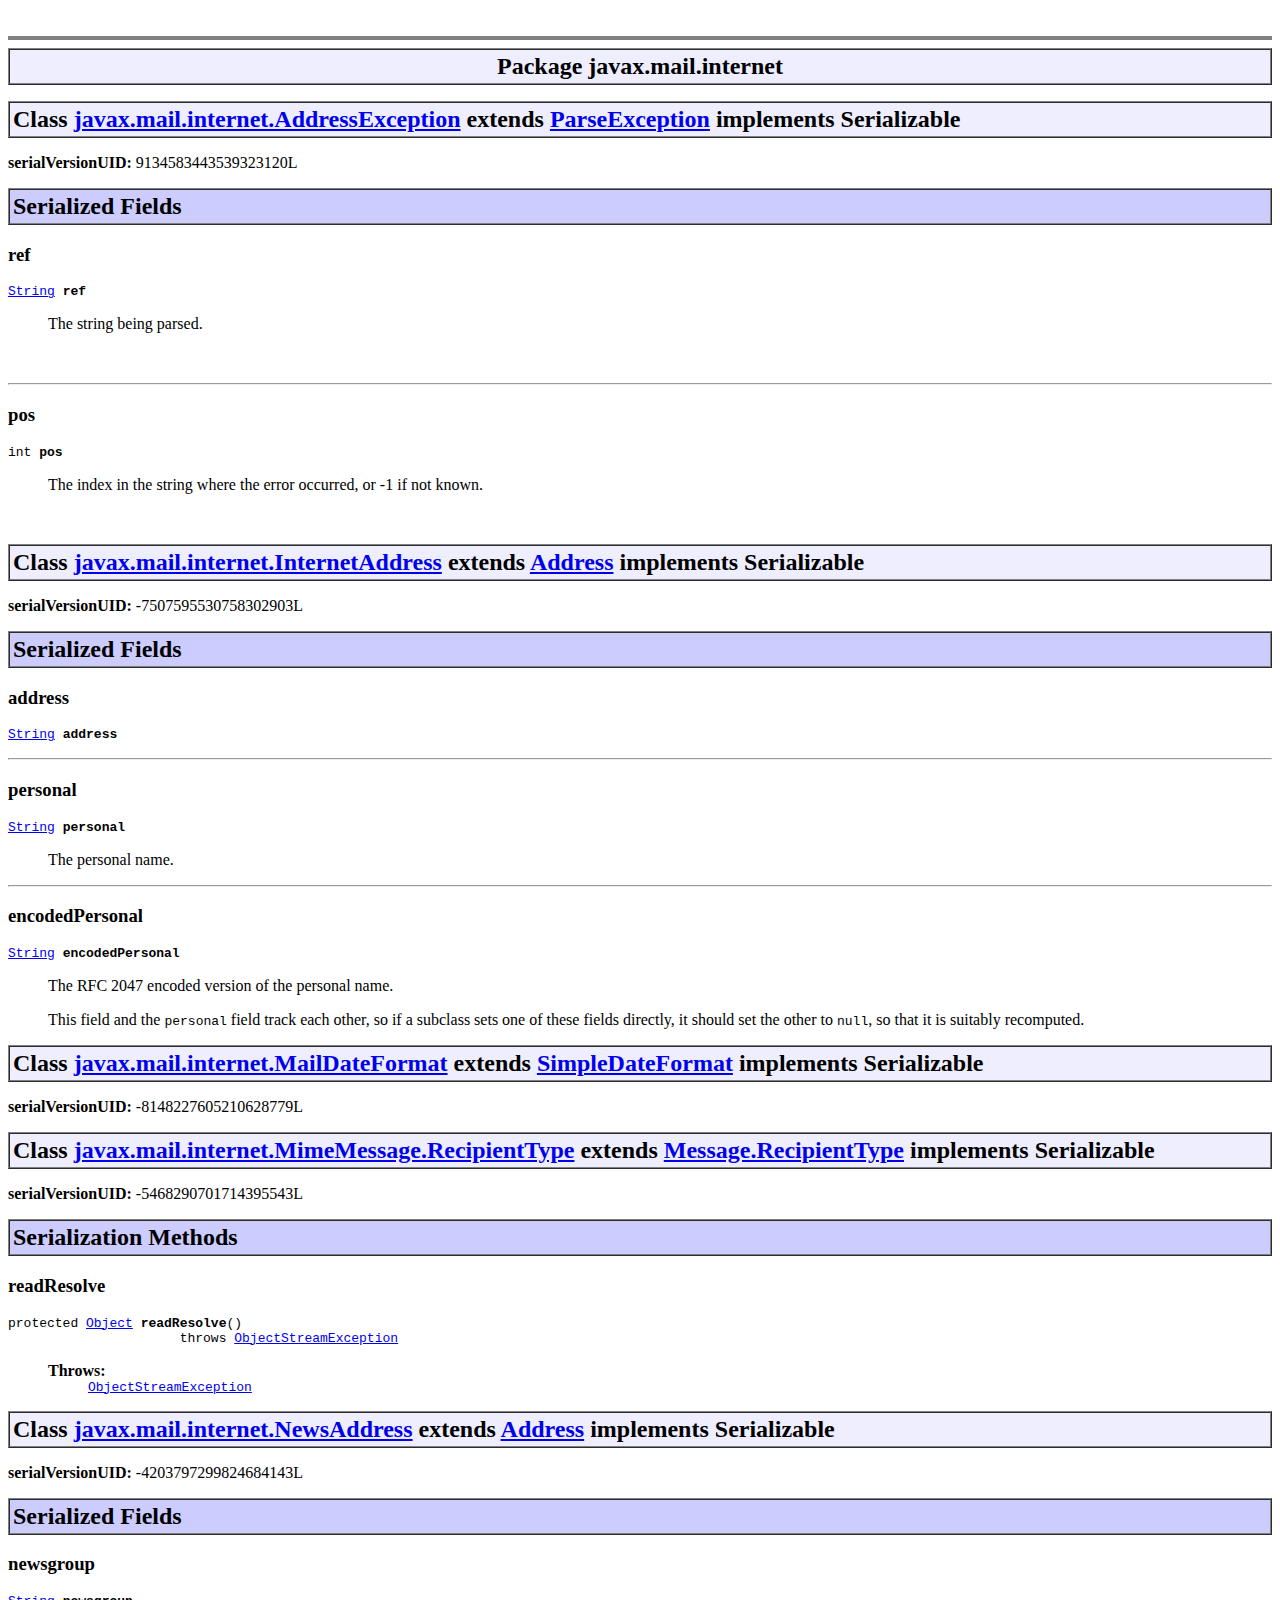
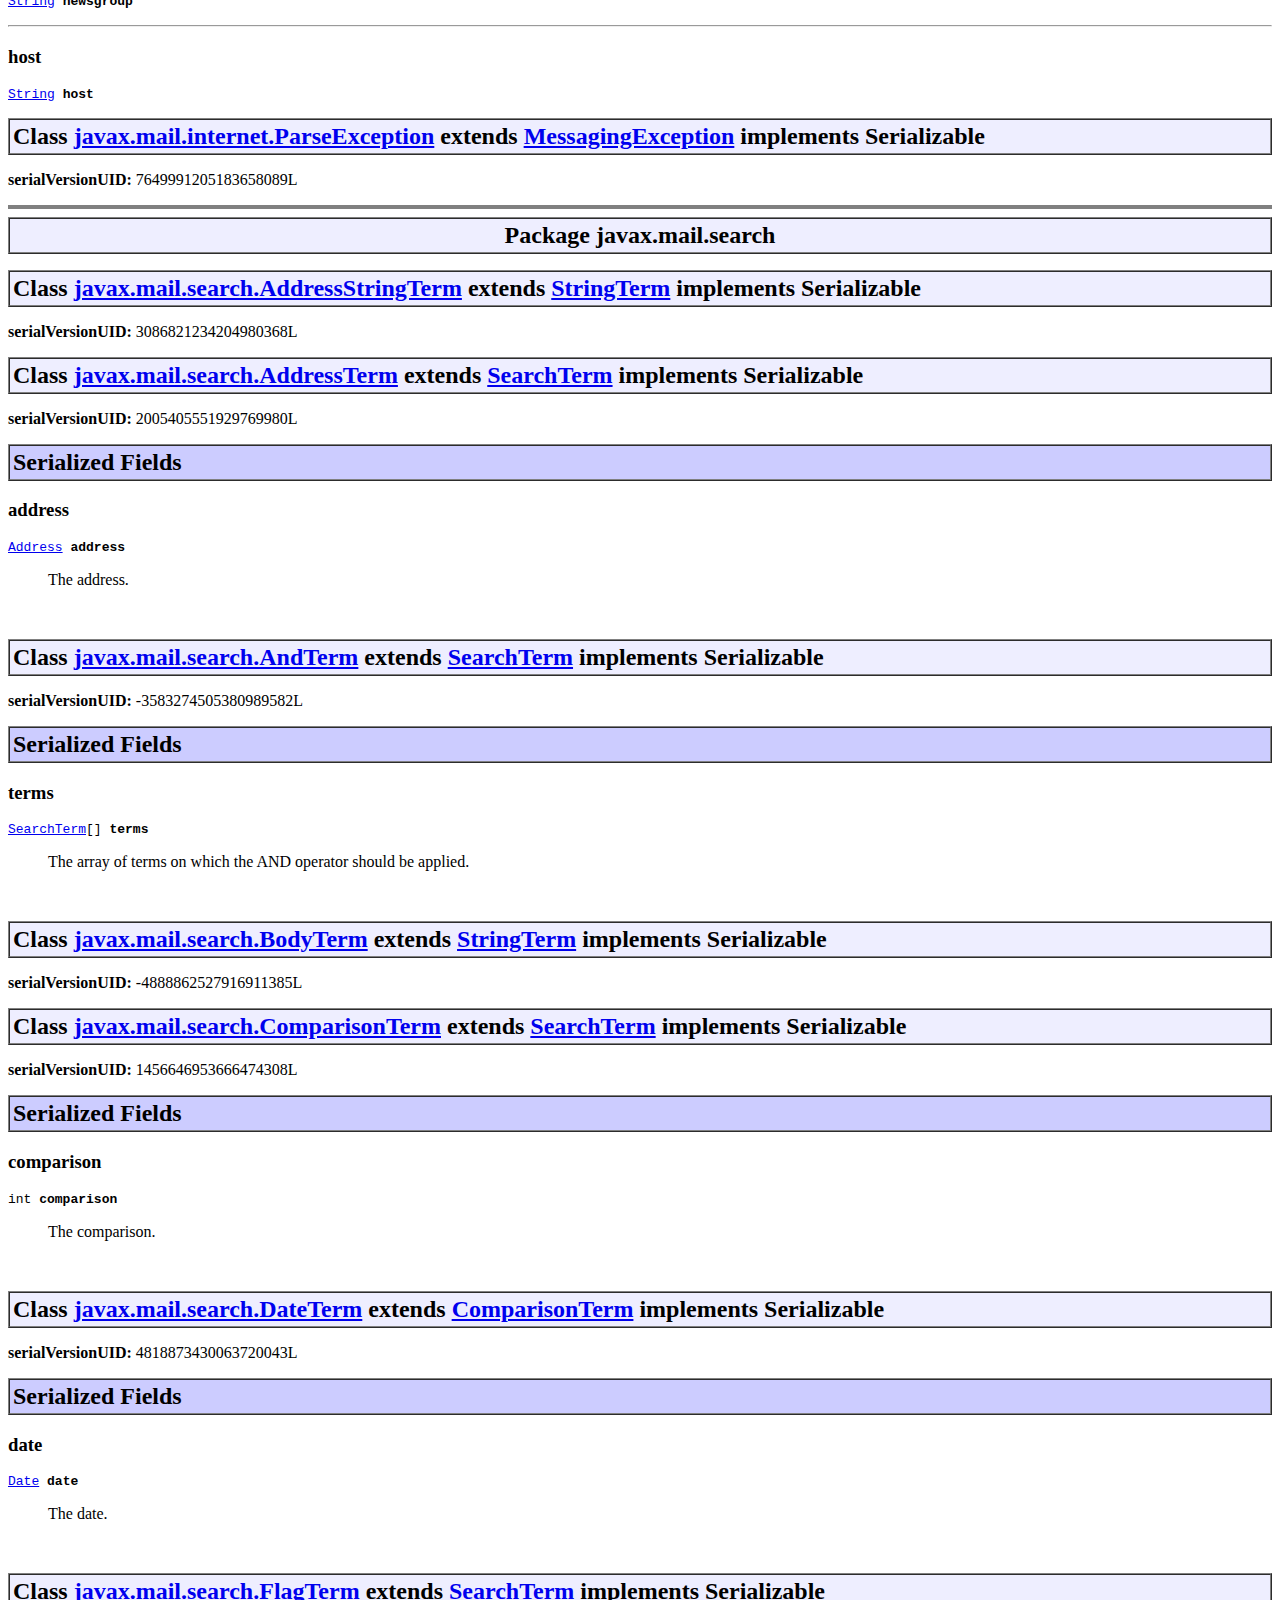
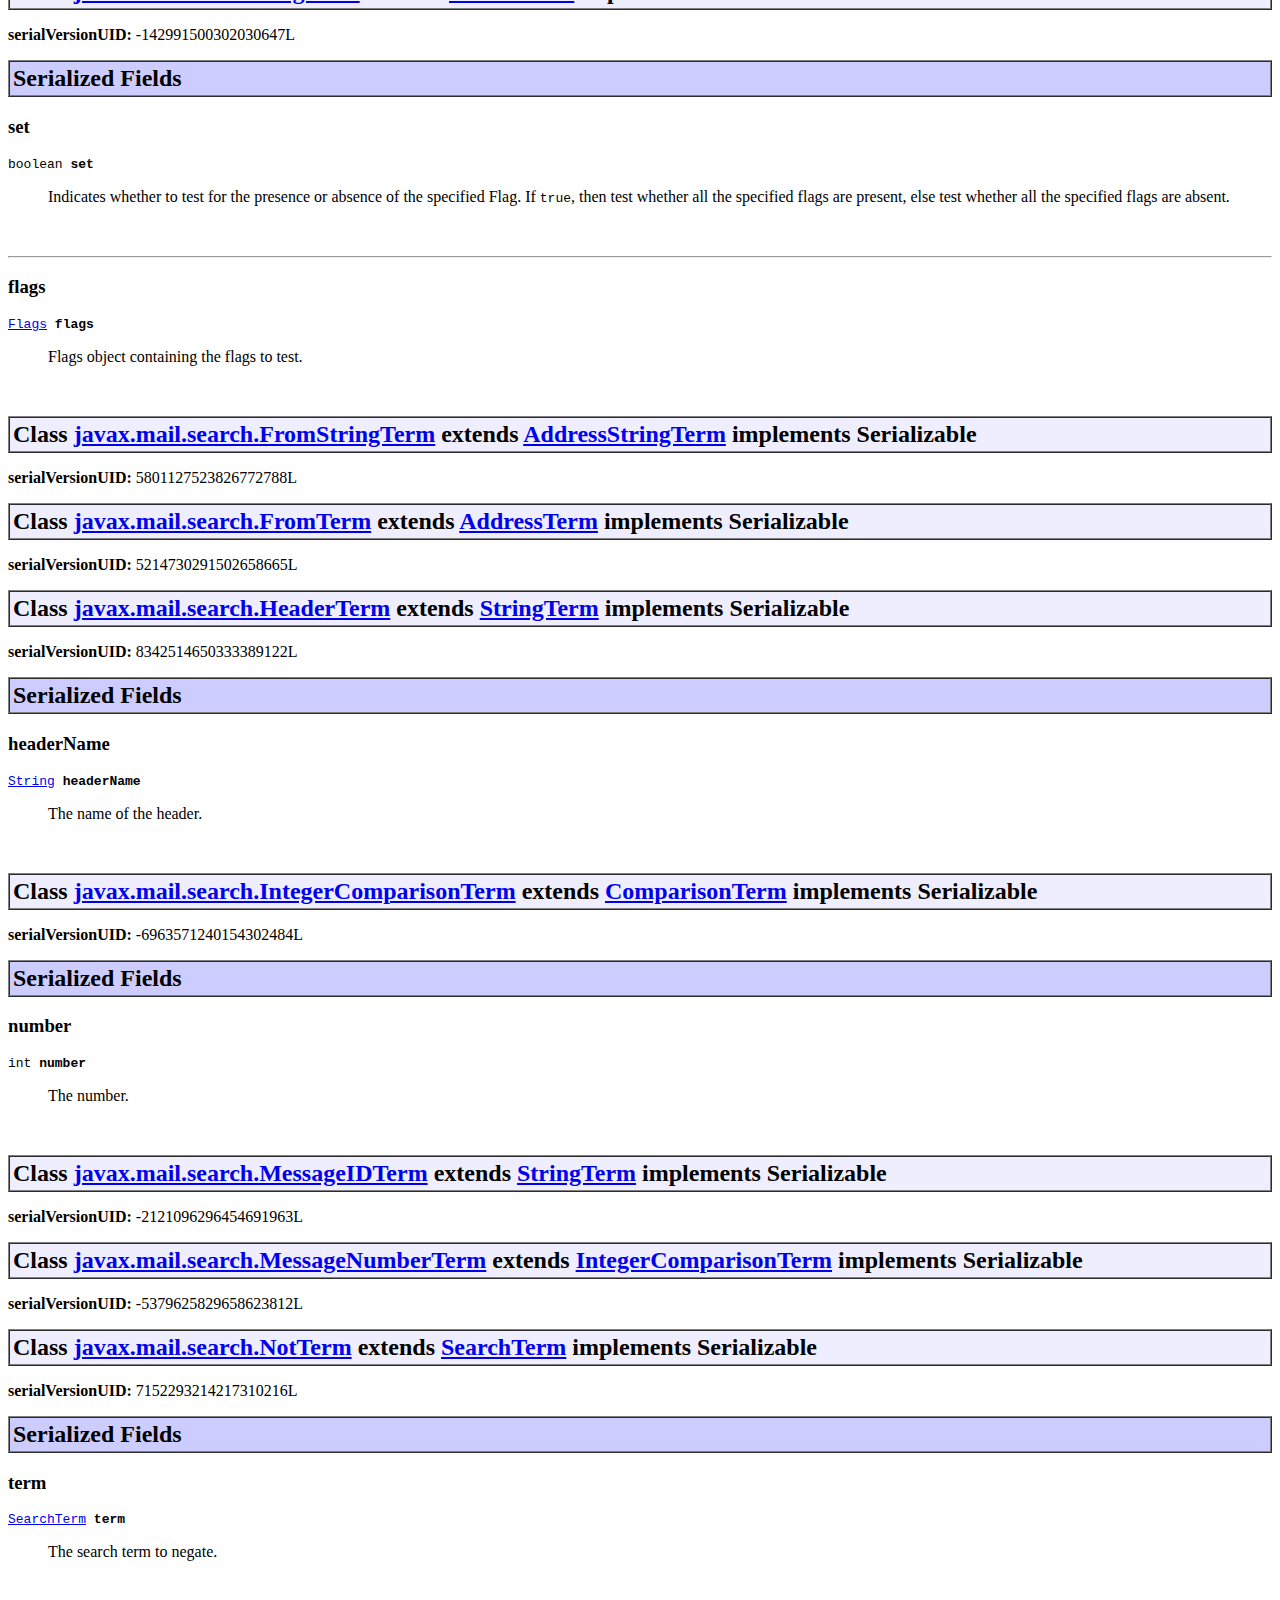
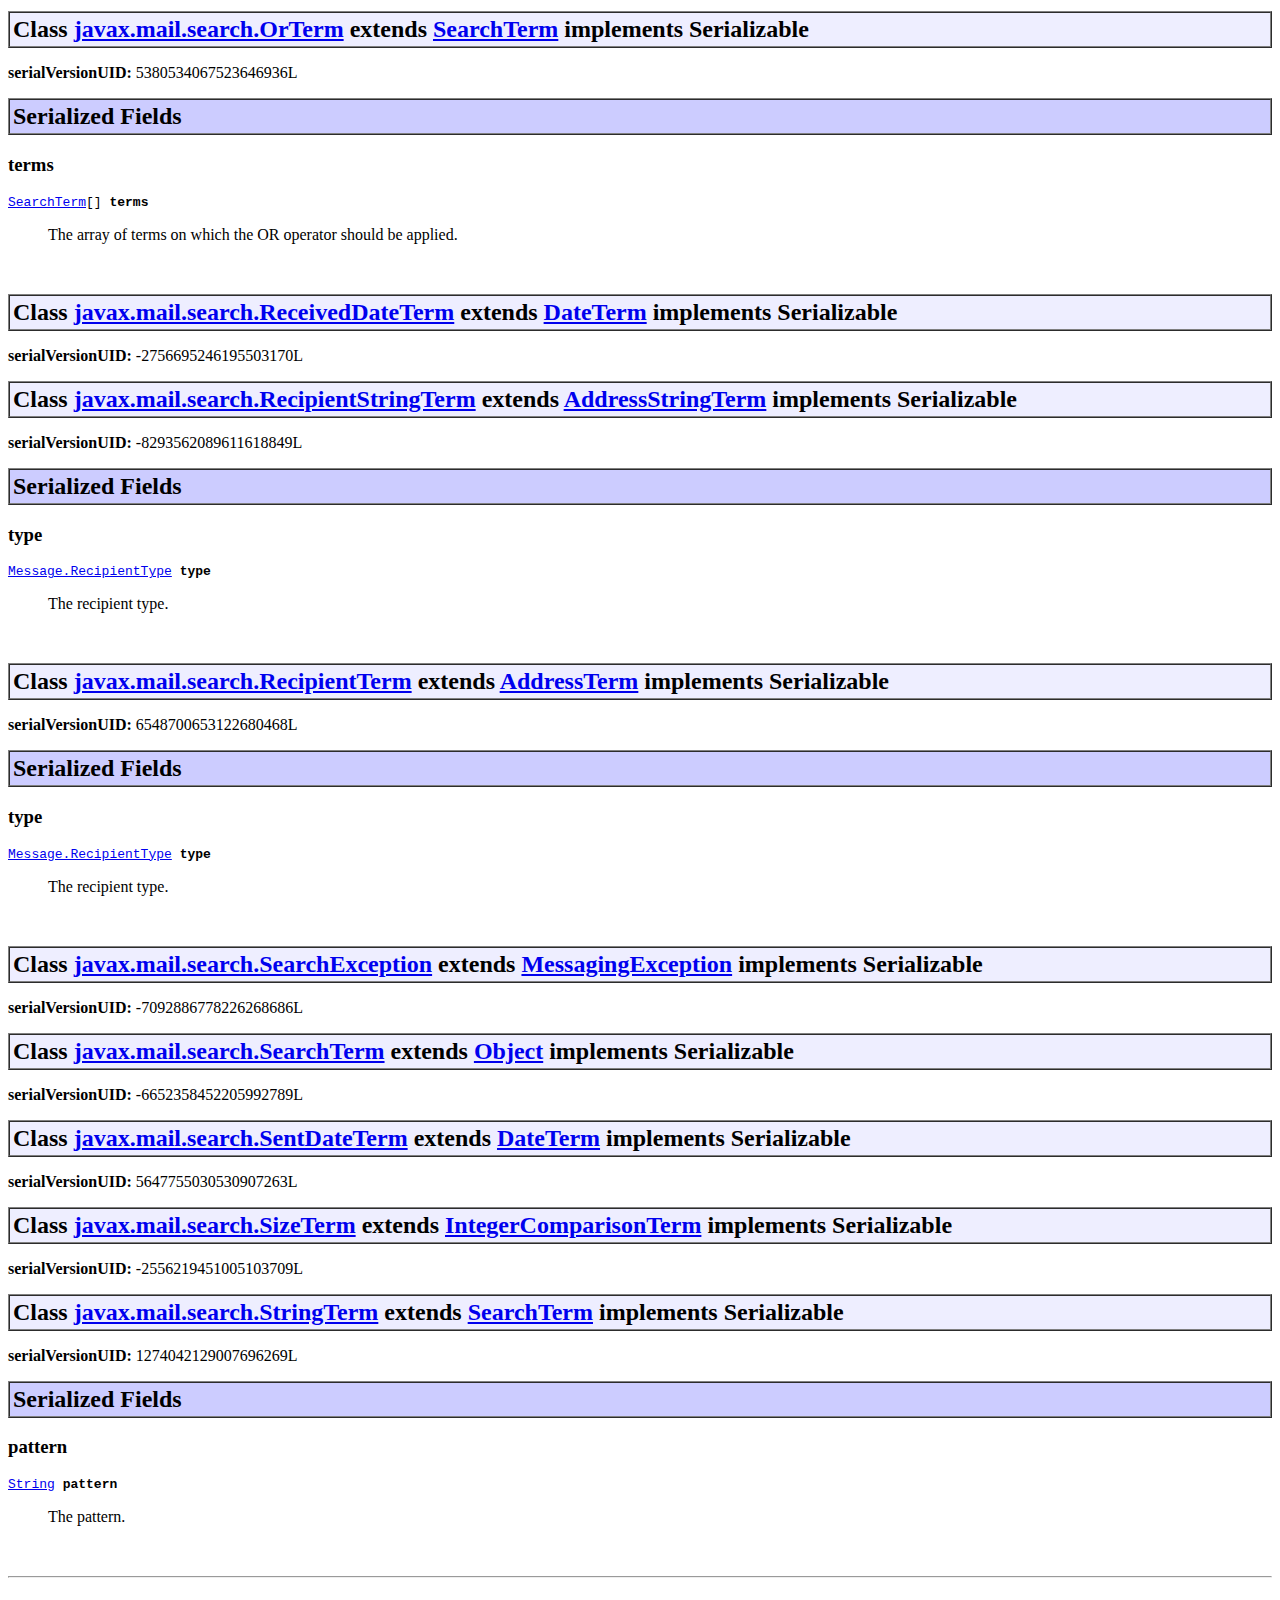
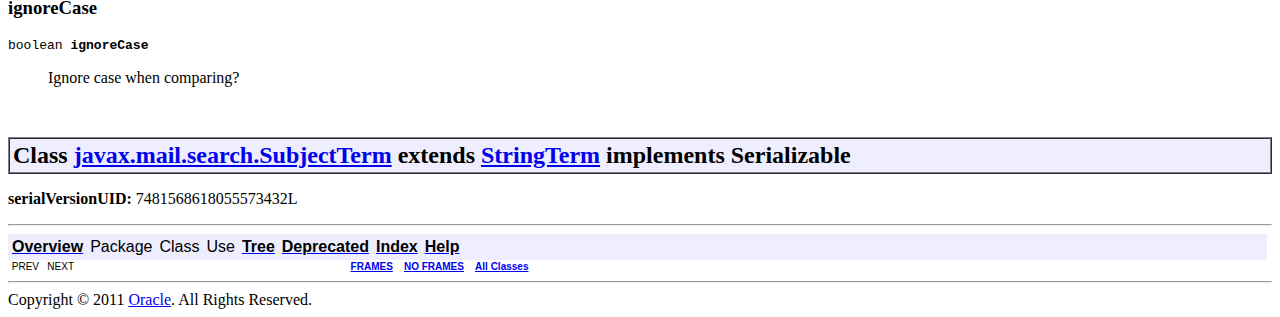
<file: javamail-1.4.4/docs/javadocs/serialized-form.html>
<!DOCTYPE HTML PUBLIC "-//W3C//DTD HTML 4.01 Transitional//EN" "http://www.w3.org/TR/html4/loose.dtd">
<!--NewPage-->
<HTML>
<HEAD>
<!-- Generated by javadoc (build 1.6.0_10) on Fri Jan 14 15:43:24 PST 2011 -->
<META http-equiv="Content-Type" content="text/html; charset=UTF-8">
<TITLE>
Serialized Form (JavaMail API documentation)
</TITLE>

<META NAME="date" CONTENT="2011-01-14">

<LINK REL ="stylesheet" TYPE="text/css" HREF="stylesheet.css" TITLE="Style">

<SCRIPT type="text/javascript">
function windowTitle()
{
    if (location.href.indexOf('is-external=true') == -1) {
        parent.document.title="Serialized Form (JavaMail API documentation)";
    }
}
</SCRIPT>
<NOSCRIPT>
</NOSCRIPT>

</HEAD>

<BODY BGCOLOR="white" onload="windowTitle();">
<HR>


<!-- ========= START OF TOP NAVBAR ======= -->
<A NAME="navbar_top"><!-- --></A>
<A HREF="#skip-navbar_top" title="Skip navigation links"></A>
<TABLE BORDER="0" WIDTH="100%" CELLPADDING="1" CELLSPACING="0" SUMMARY="">
<TR>
<TD COLSPAN=2 BGCOLOR="#EEEEFF" CLASS="NavBarCell1">
<A NAME="navbar_top_firstrow"><!-- --></A>
<TABLE BORDER="0" CELLPADDING="0" CELLSPACING="3" SUMMARY="">
  <TR ALIGN="center" VALIGN="top">
  <TD BGCOLOR="#EEEEFF" CLASS="NavBarCell1">    <A HREF="overview-summary.html"><FONT CLASS="NavBarFont1"><B>Overview</B></FONT></A>&nbsp;</TD>
  <TD BGCOLOR="#EEEEFF" CLASS="NavBarCell1">    <FONT CLASS="NavBarFont1">Package</FONT>&nbsp;</TD>
  <TD BGCOLOR="#EEEEFF" CLASS="NavBarCell1">    <FONT CLASS="NavBarFont1">Class</FONT>&nbsp;</TD>
  <TD BGCOLOR="#EEEEFF" CLASS="NavBarCell1">    <FONT CLASS="NavBarFont1">Use</FONT>&nbsp;</TD>
  <TD BGCOLOR="#EEEEFF" CLASS="NavBarCell1">    <A HREF="overview-tree.html"><FONT CLASS="NavBarFont1"><B>Tree</B></FONT></A>&nbsp;</TD>
  <TD BGCOLOR="#EEEEFF" CLASS="NavBarCell1">    <A HREF="deprecated-list.html"><FONT CLASS="NavBarFont1"><B>Deprecated</B></FONT></A>&nbsp;</TD>
  <TD BGCOLOR="#EEEEFF" CLASS="NavBarCell1">    <A HREF="index-files/index-1.html"><FONT CLASS="NavBarFont1"><B>Index</B></FONT></A>&nbsp;</TD>
  <TD BGCOLOR="#EEEEFF" CLASS="NavBarCell1">    <A HREF="help-doc.html"><FONT CLASS="NavBarFont1"><B>Help</B></FONT></A>&nbsp;</TD>
  </TR>
</TABLE>
</TD>
<TD ALIGN="right" VALIGN="top" ROWSPAN=3><EM>
</EM>
</TD>
</TR>

<TR>
<TD BGCOLOR="white" CLASS="NavBarCell2"><FONT SIZE="-2">
&nbsp;PREV&nbsp;
&nbsp;NEXT</FONT></TD>
<TD BGCOLOR="white" CLASS="NavBarCell2"><FONT SIZE="-2">
  <A HREF="index.html?serialized-form.html" target="_top"><B>FRAMES</B></A>  &nbsp;
&nbsp;<A HREF="serialized-form.html" target="_top"><B>NO FRAMES</B></A>  &nbsp;
&nbsp;<SCRIPT type="text/javascript">
  <!--
  if(window==top) {
    document.writeln('<A HREF="allclasses-noframe.html"><B>All Classes</B></A>');
  }
  //-->
</SCRIPT>
<NOSCRIPT>
  <A HREF="allclasses-noframe.html"><B>All Classes</B></A>
</NOSCRIPT>


</FONT></TD>
</TR>
</TABLE>
<A NAME="skip-navbar_top"></A>
<!-- ========= END OF TOP NAVBAR ========= -->

<HR>
<CENTER>
<H1>
Serialized Form</H1>
</CENTER>
<HR SIZE="4" NOSHADE>

<TABLE BORDER="1" WIDTH="100%" CELLPADDING="3" CELLSPACING="0" SUMMARY="">
<TR BGCOLOR="#CCCCFF" CLASS="TableSubHeadingColor">
<TH ALIGN="center"><FONT SIZE="+2">
<B>Package</B> <B>com.sun.mail.smtp</B></FONT></TH>
</TR>
</TABLE>

<P>
<A NAME="com.sun.mail.smtp.SMTPAddressFailedException"><!-- --></A>
<TABLE BORDER="1" WIDTH="100%" CELLPADDING="3" CELLSPACING="0" SUMMARY="">
<TR BGCOLOR="#CCCCFF" CLASS="TableSubHeadingColor">
<TH ALIGN="left" COLSPAN="2"><FONT SIZE="+2">
<B>Class <A HREF="com/sun/mail/smtp/SMTPAddressFailedException.html" title="class in com.sun.mail.smtp">com.sun.mail.smtp.SMTPAddressFailedException</A> extends <A HREF="javax/mail/SendFailedException.html" title="class in javax.mail">SendFailedException</A> implements Serializable</B></FONT></TH>
</TR>
</TABLE>

<P>
<B>serialVersionUID:&nbsp;</B>804831199768630097L

<P>
<A NAME="serializedForm"><!-- --></A>
<TABLE BORDER="1" WIDTH="100%" CELLPADDING="3" CELLSPACING="0" SUMMARY="">
<TR BGCOLOR="#CCCCFF" CLASS="TableHeadingColor">
<TH ALIGN="left" COLSPAN="1"><FONT SIZE="+2">
<B>Serialized Fields</B></FONT></TH>
</TR>
</TABLE>

<H3>
addr</H3>
<PRE>
<A HREF="javax/mail/internet/InternetAddress.html" title="class in javax.mail.internet">InternetAddress</A> <B>addr</B></PRE>
<DL>
<DL>
</DL>
</DL>
<HR>
<H3>
cmd</H3>
<PRE>
<A HREF="http://java.sun.com/j2se/1.4.2/docs/api/java/lang/String.html?is-external=true" title="class or interface in java.lang">String</A> <B>cmd</B></PRE>
<DL>
<DL>
</DL>
</DL>
<HR>
<H3>
rc</H3>
<PRE>
int <B>rc</B></PRE>
<DL>
<DL>
</DL>
</DL>

<P>
<A NAME="com.sun.mail.smtp.SMTPAddressSucceededException"><!-- --></A>
<TABLE BORDER="1" WIDTH="100%" CELLPADDING="3" CELLSPACING="0" SUMMARY="">
<TR BGCOLOR="#CCCCFF" CLASS="TableSubHeadingColor">
<TH ALIGN="left" COLSPAN="2"><FONT SIZE="+2">
<B>Class <A HREF="com/sun/mail/smtp/SMTPAddressSucceededException.html" title="class in com.sun.mail.smtp">com.sun.mail.smtp.SMTPAddressSucceededException</A> extends <A HREF="javax/mail/MessagingException.html" title="class in javax.mail">MessagingException</A> implements Serializable</B></FONT></TH>
</TR>
</TABLE>

<P>
<B>serialVersionUID:&nbsp;</B>-1168335848623096749L

<P>
<A NAME="serializedForm"><!-- --></A>
<TABLE BORDER="1" WIDTH="100%" CELLPADDING="3" CELLSPACING="0" SUMMARY="">
<TR BGCOLOR="#CCCCFF" CLASS="TableHeadingColor">
<TH ALIGN="left" COLSPAN="1"><FONT SIZE="+2">
<B>Serialized Fields</B></FONT></TH>
</TR>
</TABLE>

<H3>
addr</H3>
<PRE>
<A HREF="javax/mail/internet/InternetAddress.html" title="class in javax.mail.internet">InternetAddress</A> <B>addr</B></PRE>
<DL>
<DL>
</DL>
</DL>
<HR>
<H3>
cmd</H3>
<PRE>
<A HREF="http://java.sun.com/j2se/1.4.2/docs/api/java/lang/String.html?is-external=true" title="class or interface in java.lang">String</A> <B>cmd</B></PRE>
<DL>
<DL>
</DL>
</DL>
<HR>
<H3>
rc</H3>
<PRE>
int <B>rc</B></PRE>
<DL>
<DL>
</DL>
</DL>

<P>
<A NAME="com.sun.mail.smtp.SMTPSenderFailedException"><!-- --></A>
<TABLE BORDER="1" WIDTH="100%" CELLPADDING="3" CELLSPACING="0" SUMMARY="">
<TR BGCOLOR="#CCCCFF" CLASS="TableSubHeadingColor">
<TH ALIGN="left" COLSPAN="2"><FONT SIZE="+2">
<B>Class <A HREF="com/sun/mail/smtp/SMTPSenderFailedException.html" title="class in com.sun.mail.smtp">com.sun.mail.smtp.SMTPSenderFailedException</A> extends <A HREF="javax/mail/SendFailedException.html" title="class in javax.mail">SendFailedException</A> implements Serializable</B></FONT></TH>
</TR>
</TABLE>

<P>
<B>serialVersionUID:&nbsp;</B>514540454964476947L

<P>
<A NAME="serializedForm"><!-- --></A>
<TABLE BORDER="1" WIDTH="100%" CELLPADDING="3" CELLSPACING="0" SUMMARY="">
<TR BGCOLOR="#CCCCFF" CLASS="TableHeadingColor">
<TH ALIGN="left" COLSPAN="1"><FONT SIZE="+2">
<B>Serialized Fields</B></FONT></TH>
</TR>
</TABLE>

<H3>
addr</H3>
<PRE>
<A HREF="javax/mail/internet/InternetAddress.html" title="class in javax.mail.internet">InternetAddress</A> <B>addr</B></PRE>
<DL>
<DL>
</DL>
</DL>
<HR>
<H3>
cmd</H3>
<PRE>
<A HREF="http://java.sun.com/j2se/1.4.2/docs/api/java/lang/String.html?is-external=true" title="class or interface in java.lang">String</A> <B>cmd</B></PRE>
<DL>
<DL>
</DL>
</DL>
<HR>
<H3>
rc</H3>
<PRE>
int <B>rc</B></PRE>
<DL>
<DL>
</DL>
</DL>

<P>
<A NAME="com.sun.mail.smtp.SMTPSendFailedException"><!-- --></A>
<TABLE BORDER="1" WIDTH="100%" CELLPADDING="3" CELLSPACING="0" SUMMARY="">
<TR BGCOLOR="#CCCCFF" CLASS="TableSubHeadingColor">
<TH ALIGN="left" COLSPAN="2"><FONT SIZE="+2">
<B>Class <A HREF="com/sun/mail/smtp/SMTPSendFailedException.html" title="class in com.sun.mail.smtp">com.sun.mail.smtp.SMTPSendFailedException</A> extends <A HREF="javax/mail/SendFailedException.html" title="class in javax.mail">SendFailedException</A> implements Serializable</B></FONT></TH>
</TR>
</TABLE>

<P>
<B>serialVersionUID:&nbsp;</B>8049122628728932894L

<P>
<A NAME="serializedForm"><!-- --></A>
<TABLE BORDER="1" WIDTH="100%" CELLPADDING="3" CELLSPACING="0" SUMMARY="">
<TR BGCOLOR="#CCCCFF" CLASS="TableHeadingColor">
<TH ALIGN="left" COLSPAN="1"><FONT SIZE="+2">
<B>Serialized Fields</B></FONT></TH>
</TR>
</TABLE>

<H3>
addr</H3>
<PRE>
<A HREF="javax/mail/internet/InternetAddress.html" title="class in javax.mail.internet">InternetAddress</A> <B>addr</B></PRE>
<DL>
<DL>
</DL>
</DL>
<HR>
<H3>
cmd</H3>
<PRE>
<A HREF="http://java.sun.com/j2se/1.4.2/docs/api/java/lang/String.html?is-external=true" title="class or interface in java.lang">String</A> <B>cmd</B></PRE>
<DL>
<DL>
</DL>
</DL>
<HR>
<H3>
rc</H3>
<PRE>
int <B>rc</B></PRE>
<DL>
<DL>
</DL>
</DL>
<HR SIZE="4" NOSHADE>

<TABLE BORDER="1" WIDTH="100%" CELLPADDING="3" CELLSPACING="0" SUMMARY="">
<TR BGCOLOR="#CCCCFF" CLASS="TableSubHeadingColor">
<TH ALIGN="center"><FONT SIZE="+2">
<B>Package</B> <B>com.sun.mail.util</B></FONT></TH>
</TR>
</TABLE>

<P>
<A NAME="com.sun.mail.util.DecodingException"><!-- --></A>
<TABLE BORDER="1" WIDTH="100%" CELLPADDING="3" CELLSPACING="0" SUMMARY="">
<TR BGCOLOR="#CCCCFF" CLASS="TableSubHeadingColor">
<TH ALIGN="left" COLSPAN="2"><FONT SIZE="+2">
<B>Class com.sun.mail.util.DecodingException extends <A HREF="http://java.sun.com/j2se/1.4.2/docs/api/java/io/IOException.html?is-external=true" title="class or interface in java.io">IOException</A> implements Serializable</B></FONT></TH>
</TR>
</TABLE>

<P>
<B>serialVersionUID:&nbsp;</B>-6913647794421459390L

<P>

<P>
<A NAME="com.sun.mail.util.FolderClosedIOException"><!-- --></A>
<TABLE BORDER="1" WIDTH="100%" CELLPADDING="3" CELLSPACING="0" SUMMARY="">
<TR BGCOLOR="#CCCCFF" CLASS="TableSubHeadingColor">
<TH ALIGN="left" COLSPAN="2"><FONT SIZE="+2">
<B>Class com.sun.mail.util.FolderClosedIOException extends <A HREF="http://java.sun.com/j2se/1.4.2/docs/api/java/io/IOException.html?is-external=true" title="class or interface in java.io">IOException</A> implements Serializable</B></FONT></TH>
</TR>
</TABLE>

<P>
<B>serialVersionUID:&nbsp;</B>4281122580365555735L

<P>

<P>
<A NAME="com.sun.mail.util.MessageRemovedIOException"><!-- --></A>
<TABLE BORDER="1" WIDTH="100%" CELLPADDING="3" CELLSPACING="0" SUMMARY="">
<TR BGCOLOR="#CCCCFF" CLASS="TableSubHeadingColor">
<TH ALIGN="left" COLSPAN="2"><FONT SIZE="+2">
<B>Class com.sun.mail.util.MessageRemovedIOException extends <A HREF="http://java.sun.com/j2se/1.4.2/docs/api/java/io/IOException.html?is-external=true" title="class or interface in java.io">IOException</A> implements Serializable</B></FONT></TH>
</TR>
</TABLE>

<P>
<B>serialVersionUID:&nbsp;</B>4280468026581616424L

<P>
<HR SIZE="4" NOSHADE>

<TABLE BORDER="1" WIDTH="100%" CELLPADDING="3" CELLSPACING="0" SUMMARY="">
<TR BGCOLOR="#CCCCFF" CLASS="TableSubHeadingColor">
<TH ALIGN="center"><FONT SIZE="+2">
<B>Package</B> <B>javax.mail</B></FONT></TH>
</TR>
</TABLE>

<P>
<A NAME="javax.mail.Address"><!-- --></A>
<TABLE BORDER="1" WIDTH="100%" CELLPADDING="3" CELLSPACING="0" SUMMARY="">
<TR BGCOLOR="#CCCCFF" CLASS="TableSubHeadingColor">
<TH ALIGN="left" COLSPAN="2"><FONT SIZE="+2">
<B>Class <A HREF="javax/mail/Address.html" title="class in javax.mail">javax.mail.Address</A> extends <A HREF="http://java.sun.com/j2se/1.4.2/docs/api/java/lang/Object.html?is-external=true" title="class or interface in java.lang">Object</A> implements Serializable</B></FONT></TH>
</TR>
</TABLE>

<P>
<B>serialVersionUID:&nbsp;</B>-5822459626751992278L

<P>

<P>
<A NAME="javax.mail.AuthenticationFailedException"><!-- --></A>
<TABLE BORDER="1" WIDTH="100%" CELLPADDING="3" CELLSPACING="0" SUMMARY="">
<TR BGCOLOR="#CCCCFF" CLASS="TableSubHeadingColor">
<TH ALIGN="left" COLSPAN="2"><FONT SIZE="+2">
<B>Class <A HREF="javax/mail/AuthenticationFailedException.html" title="class in javax.mail">javax.mail.AuthenticationFailedException</A> extends <A HREF="javax/mail/MessagingException.html" title="class in javax.mail">MessagingException</A> implements Serializable</B></FONT></TH>
</TR>
</TABLE>

<P>
<B>serialVersionUID:&nbsp;</B>492080754054436511L

<P>

<P>
<A NAME="javax.mail.Flags"><!-- --></A>
<TABLE BORDER="1" WIDTH="100%" CELLPADDING="3" CELLSPACING="0" SUMMARY="">
<TR BGCOLOR="#CCCCFF" CLASS="TableSubHeadingColor">
<TH ALIGN="left" COLSPAN="2"><FONT SIZE="+2">
<B>Class <A HREF="javax/mail/Flags.html" title="class in javax.mail">javax.mail.Flags</A> extends <A HREF="http://java.sun.com/j2se/1.4.2/docs/api/java/lang/Object.html?is-external=true" title="class or interface in java.lang">Object</A> implements Serializable</B></FONT></TH>
</TR>
</TABLE>

<P>
<B>serialVersionUID:&nbsp;</B>6243590407214169028L

<P>
<A NAME="serializedForm"><!-- --></A>
<TABLE BORDER="1" WIDTH="100%" CELLPADDING="3" CELLSPACING="0" SUMMARY="">
<TR BGCOLOR="#CCCCFF" CLASS="TableHeadingColor">
<TH ALIGN="left" COLSPAN="1"><FONT SIZE="+2">
<B>Serialized Fields</B></FONT></TH>
</TR>
</TABLE>

<H3>
system_flags</H3>
<PRE>
int <B>system_flags</B></PRE>
<DL>
<DL>
</DL>
</DL>
<HR>
<H3>
user_flags</H3>
<PRE>
<A HREF="http://java.sun.com/j2se/1.4.2/docs/api/java/util/Hashtable.html?is-external=true" title="class or interface in java.util">Hashtable</A>&lt;<A HREF="http://java.sun.com/j2se/1.4.2/docs/api/java/util/Hashtable.html?is-external=true" title="class or interface in java.util">K</A>,<A HREF="http://java.sun.com/j2se/1.4.2/docs/api/java/util/Hashtable.html?is-external=true" title="class or interface in java.util">V</A>&gt; <B>user_flags</B></PRE>
<DL>
<DL>
</DL>
</DL>

<P>
<A NAME="javax.mail.FolderClosedException"><!-- --></A>
<TABLE BORDER="1" WIDTH="100%" CELLPADDING="3" CELLSPACING="0" SUMMARY="">
<TR BGCOLOR="#CCCCFF" CLASS="TableSubHeadingColor">
<TH ALIGN="left" COLSPAN="2"><FONT SIZE="+2">
<B>Class <A HREF="javax/mail/FolderClosedException.html" title="class in javax.mail">javax.mail.FolderClosedException</A> extends <A HREF="javax/mail/MessagingException.html" title="class in javax.mail">MessagingException</A> implements Serializable</B></FONT></TH>
</TR>
</TABLE>

<P>
<B>serialVersionUID:&nbsp;</B>1687879213433302315L

<P>

<P>
<A NAME="javax.mail.FolderNotFoundException"><!-- --></A>
<TABLE BORDER="1" WIDTH="100%" CELLPADDING="3" CELLSPACING="0" SUMMARY="">
<TR BGCOLOR="#CCCCFF" CLASS="TableSubHeadingColor">
<TH ALIGN="left" COLSPAN="2"><FONT SIZE="+2">
<B>Class <A HREF="javax/mail/FolderNotFoundException.html" title="class in javax.mail">javax.mail.FolderNotFoundException</A> extends <A HREF="javax/mail/MessagingException.html" title="class in javax.mail">MessagingException</A> implements Serializable</B></FONT></TH>
</TR>
</TABLE>

<P>
<B>serialVersionUID:&nbsp;</B>472612108891249403L

<P>

<P>
<A NAME="javax.mail.IllegalWriteException"><!-- --></A>
<TABLE BORDER="1" WIDTH="100%" CELLPADDING="3" CELLSPACING="0" SUMMARY="">
<TR BGCOLOR="#CCCCFF" CLASS="TableSubHeadingColor">
<TH ALIGN="left" COLSPAN="2"><FONT SIZE="+2">
<B>Class <A HREF="javax/mail/IllegalWriteException.html" title="class in javax.mail">javax.mail.IllegalWriteException</A> extends <A HREF="javax/mail/MessagingException.html" title="class in javax.mail">MessagingException</A> implements Serializable</B></FONT></TH>
</TR>
</TABLE>

<P>
<B>serialVersionUID:&nbsp;</B>3974370223328268013L

<P>

<P>
<A NAME="javax.mail.Message.RecipientType"><!-- --></A>
<TABLE BORDER="1" WIDTH="100%" CELLPADDING="3" CELLSPACING="0" SUMMARY="">
<TR BGCOLOR="#CCCCFF" CLASS="TableSubHeadingColor">
<TH ALIGN="left" COLSPAN="2"><FONT SIZE="+2">
<B>Class <A HREF="javax/mail/Message.RecipientType.html" title="class in javax.mail">javax.mail.Message.RecipientType</A> extends <A HREF="http://java.sun.com/j2se/1.4.2/docs/api/java/lang/Object.html?is-external=true" title="class or interface in java.lang">Object</A> implements Serializable</B></FONT></TH>
</TR>
</TABLE>

<P>
<B>serialVersionUID:&nbsp;</B>-7479791750606340008L

<P>
<A NAME="serialized_methods"><!-- --></A>
<TABLE BORDER="1" WIDTH="100%" CELLPADDING="3" CELLSPACING="0" SUMMARY="">
<TR BGCOLOR="#CCCCFF" CLASS="TableHeadingColor">
<TH ALIGN="left" COLSPAN="1"><FONT SIZE="+2">
<B>Serialization Methods</B></FONT></TH>
</TR>
</TABLE>

<P>
<A NAME="readResolve()"><!-- --></A><H3>
readResolve</H3>
<PRE>
protected <A HREF="http://java.sun.com/j2se/1.4.2/docs/api/java/lang/Object.html?is-external=true" title="class or interface in java.lang">Object</A> <B>readResolve</B>()
                      throws <A HREF="http://java.sun.com/j2se/1.4.2/docs/api/java/io/ObjectStreamException.html?is-external=true" title="class or interface in java.io">ObjectStreamException</A></PRE>
<DL>
<DD>When deserializing a RecipientType, we need to make sure to
 return only one of the known static final instances defined
 in this class.  Subclasses must implement their own
 <code>readResolve</code> method that checks for their known
 instances before calling this super method.
<P>
<DD><DL>

<DT><B>Throws:</B>
<DD><CODE><A HREF="http://java.sun.com/j2se/1.4.2/docs/api/java/io/ObjectStreamException.html?is-external=true" title="class or interface in java.io">ObjectStreamException</A></CODE></DD>
</DL>
</DL>
<A NAME="serializedForm"><!-- --></A>
<TABLE BORDER="1" WIDTH="100%" CELLPADDING="3" CELLSPACING="0" SUMMARY="">
<TR BGCOLOR="#CCCCFF" CLASS="TableHeadingColor">
<TH ALIGN="left" COLSPAN="1"><FONT SIZE="+2">
<B>Serialized Fields</B></FONT></TH>
</TR>
</TABLE>

<H3>
type</H3>
<PRE>
<A HREF="http://java.sun.com/j2se/1.4.2/docs/api/java/lang/String.html?is-external=true" title="class or interface in java.lang">String</A> <B>type</B></PRE>
<DL>
<DD>The type of recipient, usually the name of a corresponding
 Internet standard header.
<P>
<DT><DD>&nbsp;<DL>
</DL>
</DL>

<P>
<A NAME="javax.mail.MessageRemovedException"><!-- --></A>
<TABLE BORDER="1" WIDTH="100%" CELLPADDING="3" CELLSPACING="0" SUMMARY="">
<TR BGCOLOR="#CCCCFF" CLASS="TableSubHeadingColor">
<TH ALIGN="left" COLSPAN="2"><FONT SIZE="+2">
<B>Class <A HREF="javax/mail/MessageRemovedException.html" title="class in javax.mail">javax.mail.MessageRemovedException</A> extends <A HREF="javax/mail/MessagingException.html" title="class in javax.mail">MessagingException</A> implements Serializable</B></FONT></TH>
</TR>
</TABLE>

<P>
<B>serialVersionUID:&nbsp;</B>1951292550679528690L

<P>

<P>
<A NAME="javax.mail.MessagingException"><!-- --></A>
<TABLE BORDER="1" WIDTH="100%" CELLPADDING="3" CELLSPACING="0" SUMMARY="">
<TR BGCOLOR="#CCCCFF" CLASS="TableSubHeadingColor">
<TH ALIGN="left" COLSPAN="2"><FONT SIZE="+2">
<B>Class <A HREF="javax/mail/MessagingException.html" title="class in javax.mail">javax.mail.MessagingException</A> extends <A HREF="http://java.sun.com/j2se/1.4.2/docs/api/java/lang/Exception.html?is-external=true" title="class or interface in java.lang">Exception</A> implements Serializable</B></FONT></TH>
</TR>
</TABLE>

<P>
<B>serialVersionUID:&nbsp;</B>-7569192289819959253L

<P>
<A NAME="serializedForm"><!-- --></A>
<TABLE BORDER="1" WIDTH="100%" CELLPADDING="3" CELLSPACING="0" SUMMARY="">
<TR BGCOLOR="#CCCCFF" CLASS="TableHeadingColor">
<TH ALIGN="left" COLSPAN="1"><FONT SIZE="+2">
<B>Serialized Fields</B></FONT></TH>
</TR>
</TABLE>

<H3>
next</H3>
<PRE>
<A HREF="http://java.sun.com/j2se/1.4.2/docs/api/java/lang/Exception.html?is-external=true" title="class or interface in java.lang">Exception</A> <B>next</B></PRE>
<DL>
<DD>The next exception in the chain.
<P>
<DT><DD>&nbsp;<DL>
</DL>
</DL>

<P>
<A NAME="javax.mail.MethodNotSupportedException"><!-- --></A>
<TABLE BORDER="1" WIDTH="100%" CELLPADDING="3" CELLSPACING="0" SUMMARY="">
<TR BGCOLOR="#CCCCFF" CLASS="TableSubHeadingColor">
<TH ALIGN="left" COLSPAN="2"><FONT SIZE="+2">
<B>Class <A HREF="javax/mail/MethodNotSupportedException.html" title="class in javax.mail">javax.mail.MethodNotSupportedException</A> extends <A HREF="javax/mail/MessagingException.html" title="class in javax.mail">MessagingException</A> implements Serializable</B></FONT></TH>
</TR>
</TABLE>

<P>
<B>serialVersionUID:&nbsp;</B>-3757386618726131322L

<P>

<P>
<A NAME="javax.mail.NoSuchProviderException"><!-- --></A>
<TABLE BORDER="1" WIDTH="100%" CELLPADDING="3" CELLSPACING="0" SUMMARY="">
<TR BGCOLOR="#CCCCFF" CLASS="TableSubHeadingColor">
<TH ALIGN="left" COLSPAN="2"><FONT SIZE="+2">
<B>Class <A HREF="javax/mail/NoSuchProviderException.html" title="class in javax.mail">javax.mail.NoSuchProviderException</A> extends <A HREF="javax/mail/MessagingException.html" title="class in javax.mail">MessagingException</A> implements Serializable</B></FONT></TH>
</TR>
</TABLE>

<P>
<B>serialVersionUID:&nbsp;</B>8058319293154708827L

<P>

<P>
<A NAME="javax.mail.ReadOnlyFolderException"><!-- --></A>
<TABLE BORDER="1" WIDTH="100%" CELLPADDING="3" CELLSPACING="0" SUMMARY="">
<TR BGCOLOR="#CCCCFF" CLASS="TableSubHeadingColor">
<TH ALIGN="left" COLSPAN="2"><FONT SIZE="+2">
<B>Class <A HREF="javax/mail/ReadOnlyFolderException.html" title="class in javax.mail">javax.mail.ReadOnlyFolderException</A> extends <A HREF="javax/mail/MessagingException.html" title="class in javax.mail">MessagingException</A> implements Serializable</B></FONT></TH>
</TR>
</TABLE>

<P>
<B>serialVersionUID:&nbsp;</B>5711829372799039325L

<P>

<P>
<A NAME="javax.mail.SendFailedException"><!-- --></A>
<TABLE BORDER="1" WIDTH="100%" CELLPADDING="3" CELLSPACING="0" SUMMARY="">
<TR BGCOLOR="#CCCCFF" CLASS="TableSubHeadingColor">
<TH ALIGN="left" COLSPAN="2"><FONT SIZE="+2">
<B>Class <A HREF="javax/mail/SendFailedException.html" title="class in javax.mail">javax.mail.SendFailedException</A> extends <A HREF="javax/mail/MessagingException.html" title="class in javax.mail">MessagingException</A> implements Serializable</B></FONT></TH>
</TR>
</TABLE>

<P>
<B>serialVersionUID:&nbsp;</B>-6457531621682372913L

<P>

<P>
<A NAME="javax.mail.StoreClosedException"><!-- --></A>
<TABLE BORDER="1" WIDTH="100%" CELLPADDING="3" CELLSPACING="0" SUMMARY="">
<TR BGCOLOR="#CCCCFF" CLASS="TableSubHeadingColor">
<TH ALIGN="left" COLSPAN="2"><FONT SIZE="+2">
<B>Class <A HREF="javax/mail/StoreClosedException.html" title="class in javax.mail">javax.mail.StoreClosedException</A> extends <A HREF="javax/mail/MessagingException.html" title="class in javax.mail">MessagingException</A> implements Serializable</B></FONT></TH>
</TR>
</TABLE>

<P>
<B>serialVersionUID:&nbsp;</B>-3145392336120082655L

<P>
<HR SIZE="4" NOSHADE>

<TABLE BORDER="1" WIDTH="100%" CELLPADDING="3" CELLSPACING="0" SUMMARY="">
<TR BGCOLOR="#CCCCFF" CLASS="TableSubHeadingColor">
<TH ALIGN="center"><FONT SIZE="+2">
<B>Package</B> <B>javax.mail.event</B></FONT></TH>
</TR>
</TABLE>

<P>
<A NAME="javax.mail.event.ConnectionEvent"><!-- --></A>
<TABLE BORDER="1" WIDTH="100%" CELLPADDING="3" CELLSPACING="0" SUMMARY="">
<TR BGCOLOR="#CCCCFF" CLASS="TableSubHeadingColor">
<TH ALIGN="left" COLSPAN="2"><FONT SIZE="+2">
<B>Class <A HREF="javax/mail/event/ConnectionEvent.html" title="class in javax.mail.event">javax.mail.event.ConnectionEvent</A> extends <A HREF="javax/mail/event/MailEvent.html" title="class in javax.mail.event">MailEvent</A> implements Serializable</B></FONT></TH>
</TR>
</TABLE>

<P>
<B>serialVersionUID:&nbsp;</B>-1855480171284792957L

<P>
<A NAME="serializedForm"><!-- --></A>
<TABLE BORDER="1" WIDTH="100%" CELLPADDING="3" CELLSPACING="0" SUMMARY="">
<TR BGCOLOR="#CCCCFF" CLASS="TableHeadingColor">
<TH ALIGN="left" COLSPAN="1"><FONT SIZE="+2">
<B>Serialized Fields</B></FONT></TH>
</TR>
</TABLE>

<H3>
type</H3>
<PRE>
int <B>type</B></PRE>
<DL>
<DD>The event type.
<P>
<DT><DD>&nbsp;<DL>
</DL>
</DL>

<P>
<A NAME="javax.mail.event.FolderEvent"><!-- --></A>
<TABLE BORDER="1" WIDTH="100%" CELLPADDING="3" CELLSPACING="0" SUMMARY="">
<TR BGCOLOR="#CCCCFF" CLASS="TableSubHeadingColor">
<TH ALIGN="left" COLSPAN="2"><FONT SIZE="+2">
<B>Class <A HREF="javax/mail/event/FolderEvent.html" title="class in javax.mail.event">javax.mail.event.FolderEvent</A> extends <A HREF="javax/mail/event/MailEvent.html" title="class in javax.mail.event">MailEvent</A> implements Serializable</B></FONT></TH>
</TR>
</TABLE>

<P>
<B>serialVersionUID:&nbsp;</B>5278131310563694307L

<P>
<A NAME="serializedForm"><!-- --></A>
<TABLE BORDER="1" WIDTH="100%" CELLPADDING="3" CELLSPACING="0" SUMMARY="">
<TR BGCOLOR="#CCCCFF" CLASS="TableHeadingColor">
<TH ALIGN="left" COLSPAN="1"><FONT SIZE="+2">
<B>Serialized Fields</B></FONT></TH>
</TR>
</TABLE>

<H3>
type</H3>
<PRE>
int <B>type</B></PRE>
<DL>
<DD>The event type.
<P>
<DT><DD>&nbsp;<DL>
</DL>
</DL>

<P>
<A NAME="javax.mail.event.MailEvent"><!-- --></A>
<TABLE BORDER="1" WIDTH="100%" CELLPADDING="3" CELLSPACING="0" SUMMARY="">
<TR BGCOLOR="#CCCCFF" CLASS="TableSubHeadingColor">
<TH ALIGN="left" COLSPAN="2"><FONT SIZE="+2">
<B>Class <A HREF="javax/mail/event/MailEvent.html" title="class in javax.mail.event">javax.mail.event.MailEvent</A> extends <A HREF="http://java.sun.com/j2se/1.4.2/docs/api/java/util/EventObject.html?is-external=true" title="class or interface in java.util">EventObject</A> implements Serializable</B></FONT></TH>
</TR>
</TABLE>

<P>
<B>serialVersionUID:&nbsp;</B>1846275636325456631L

<P>

<P>
<A NAME="javax.mail.event.MessageChangedEvent"><!-- --></A>
<TABLE BORDER="1" WIDTH="100%" CELLPADDING="3" CELLSPACING="0" SUMMARY="">
<TR BGCOLOR="#CCCCFF" CLASS="TableSubHeadingColor">
<TH ALIGN="left" COLSPAN="2"><FONT SIZE="+2">
<B>Class <A HREF="javax/mail/event/MessageChangedEvent.html" title="class in javax.mail.event">javax.mail.event.MessageChangedEvent</A> extends <A HREF="javax/mail/event/MailEvent.html" title="class in javax.mail.event">MailEvent</A> implements Serializable</B></FONT></TH>
</TR>
</TABLE>

<P>
<B>serialVersionUID:&nbsp;</B>-4974972972105535108L

<P>
<A NAME="serializedForm"><!-- --></A>
<TABLE BORDER="1" WIDTH="100%" CELLPADDING="3" CELLSPACING="0" SUMMARY="">
<TR BGCOLOR="#CCCCFF" CLASS="TableHeadingColor">
<TH ALIGN="left" COLSPAN="1"><FONT SIZE="+2">
<B>Serialized Fields</B></FONT></TH>
</TR>
</TABLE>

<H3>
type</H3>
<PRE>
int <B>type</B></PRE>
<DL>
<DD>The event type.
<P>
<DT><DD>&nbsp;<DL>
</DL>
</DL>

<P>
<A NAME="javax.mail.event.MessageCountEvent"><!-- --></A>
<TABLE BORDER="1" WIDTH="100%" CELLPADDING="3" CELLSPACING="0" SUMMARY="">
<TR BGCOLOR="#CCCCFF" CLASS="TableSubHeadingColor">
<TH ALIGN="left" COLSPAN="2"><FONT SIZE="+2">
<B>Class <A HREF="javax/mail/event/MessageCountEvent.html" title="class in javax.mail.event">javax.mail.event.MessageCountEvent</A> extends <A HREF="javax/mail/event/MailEvent.html" title="class in javax.mail.event">MailEvent</A> implements Serializable</B></FONT></TH>
</TR>
</TABLE>

<P>
<B>serialVersionUID:&nbsp;</B>-7447022340837897369L

<P>
<A NAME="serializedForm"><!-- --></A>
<TABLE BORDER="1" WIDTH="100%" CELLPADDING="3" CELLSPACING="0" SUMMARY="">
<TR BGCOLOR="#CCCCFF" CLASS="TableHeadingColor">
<TH ALIGN="left" COLSPAN="1"><FONT SIZE="+2">
<B>Serialized Fields</B></FONT></TH>
</TR>
</TABLE>

<H3>
type</H3>
<PRE>
int <B>type</B></PRE>
<DL>
<DD>The event type.
<P>
<DT><DD>&nbsp;<DL>
</DL>
</DL>
<HR>
<H3>
removed</H3>
<PRE>
boolean <B>removed</B></PRE>
<DL>
<DD>If true, this event is the result of an explicit
 expunge by this client, and the messages in this 
 folder have been renumbered to account for this.
 If false, this event is the result of an expunge
 by external sources.
<P>
<DT><DD>&nbsp;<DL>
</DL>
</DL>

<P>
<A NAME="javax.mail.event.StoreEvent"><!-- --></A>
<TABLE BORDER="1" WIDTH="100%" CELLPADDING="3" CELLSPACING="0" SUMMARY="">
<TR BGCOLOR="#CCCCFF" CLASS="TableSubHeadingColor">
<TH ALIGN="left" COLSPAN="2"><FONT SIZE="+2">
<B>Class <A HREF="javax/mail/event/StoreEvent.html" title="class in javax.mail.event">javax.mail.event.StoreEvent</A> extends <A HREF="javax/mail/event/MailEvent.html" title="class in javax.mail.event">MailEvent</A> implements Serializable</B></FONT></TH>
</TR>
</TABLE>

<P>
<B>serialVersionUID:&nbsp;</B>1938704919992515330L

<P>
<A NAME="serializedForm"><!-- --></A>
<TABLE BORDER="1" WIDTH="100%" CELLPADDING="3" CELLSPACING="0" SUMMARY="">
<TR BGCOLOR="#CCCCFF" CLASS="TableHeadingColor">
<TH ALIGN="left" COLSPAN="1"><FONT SIZE="+2">
<B>Serialized Fields</B></FONT></TH>
</TR>
</TABLE>

<H3>
type</H3>
<PRE>
int <B>type</B></PRE>
<DL>
<DD>The event type.
<P>
<DT><DD>&nbsp;<DL>
</DL>
</DL>
<HR>
<H3>
message</H3>
<PRE>
<A HREF="http://java.sun.com/j2se/1.4.2/docs/api/java/lang/String.html?is-external=true" title="class or interface in java.lang">String</A> <B>message</B></PRE>
<DL>
<DD>The message text to be presented to the user.
<P>
<DT><DD>&nbsp;<DL>
</DL>
</DL>

<P>
<A NAME="javax.mail.event.TransportEvent"><!-- --></A>
<TABLE BORDER="1" WIDTH="100%" CELLPADDING="3" CELLSPACING="0" SUMMARY="">
<TR BGCOLOR="#CCCCFF" CLASS="TableSubHeadingColor">
<TH ALIGN="left" COLSPAN="2"><FONT SIZE="+2">
<B>Class <A HREF="javax/mail/event/TransportEvent.html" title="class in javax.mail.event">javax.mail.event.TransportEvent</A> extends <A HREF="javax/mail/event/MailEvent.html" title="class in javax.mail.event">MailEvent</A> implements Serializable</B></FONT></TH>
</TR>
</TABLE>

<P>
<B>serialVersionUID:&nbsp;</B>-4729852364684273073L

<P>
<A NAME="serializedForm"><!-- --></A>
<TABLE BORDER="1" WIDTH="100%" CELLPADDING="3" CELLSPACING="0" SUMMARY="">
<TR BGCOLOR="#CCCCFF" CLASS="TableHeadingColor">
<TH ALIGN="left" COLSPAN="1"><FONT SIZE="+2">
<B>Serialized Fields</B></FONT></TH>
</TR>
</TABLE>

<H3>
type</H3>
<PRE>
int <B>type</B></PRE>
<DL>
<DD>The event type.
<P>
<DT><DD>&nbsp;<DL>
</DL>
</DL>
<HR SIZE="4" NOSHADE>

<TABLE BORDER="1" WIDTH="100%" CELLPADDING="3" CELLSPACING="0" SUMMARY="">
<TR BGCOLOR="#CCCCFF" CLASS="TableSubHeadingColor">
<TH ALIGN="center"><FONT SIZE="+2">
<B>Package</B> <B>javax.mail.internet</B></FONT></TH>
</TR>
</TABLE>

<P>
<A NAME="javax.mail.internet.AddressException"><!-- --></A>
<TABLE BORDER="1" WIDTH="100%" CELLPADDING="3" CELLSPACING="0" SUMMARY="">
<TR BGCOLOR="#CCCCFF" CLASS="TableSubHeadingColor">
<TH ALIGN="left" COLSPAN="2"><FONT SIZE="+2">
<B>Class <A HREF="javax/mail/internet/AddressException.html" title="class in javax.mail.internet">javax.mail.internet.AddressException</A> extends <A HREF="javax/mail/internet/ParseException.html" title="class in javax.mail.internet">ParseException</A> implements Serializable</B></FONT></TH>
</TR>
</TABLE>

<P>
<B>serialVersionUID:&nbsp;</B>9134583443539323120L

<P>
<A NAME="serializedForm"><!-- --></A>
<TABLE BORDER="1" WIDTH="100%" CELLPADDING="3" CELLSPACING="0" SUMMARY="">
<TR BGCOLOR="#CCCCFF" CLASS="TableHeadingColor">
<TH ALIGN="left" COLSPAN="1"><FONT SIZE="+2">
<B>Serialized Fields</B></FONT></TH>
</TR>
</TABLE>

<H3>
ref</H3>
<PRE>
<A HREF="http://java.sun.com/j2se/1.4.2/docs/api/java/lang/String.html?is-external=true" title="class or interface in java.lang">String</A> <B>ref</B></PRE>
<DL>
<DD>The string being parsed.
<P>
<DT><DD>&nbsp;<DL>
</DL>
</DL>
<HR>
<H3>
pos</H3>
<PRE>
int <B>pos</B></PRE>
<DL>
<DD>The index in the string where the error occurred, or -1 if not known.
<P>
<DT><DD>&nbsp;<DL>
</DL>
</DL>

<P>
<A NAME="javax.mail.internet.InternetAddress"><!-- --></A>
<TABLE BORDER="1" WIDTH="100%" CELLPADDING="3" CELLSPACING="0" SUMMARY="">
<TR BGCOLOR="#CCCCFF" CLASS="TableSubHeadingColor">
<TH ALIGN="left" COLSPAN="2"><FONT SIZE="+2">
<B>Class <A HREF="javax/mail/internet/InternetAddress.html" title="class in javax.mail.internet">javax.mail.internet.InternetAddress</A> extends <A HREF="javax/mail/Address.html" title="class in javax.mail">Address</A> implements Serializable</B></FONT></TH>
</TR>
</TABLE>

<P>
<B>serialVersionUID:&nbsp;</B>-7507595530758302903L

<P>
<A NAME="serializedForm"><!-- --></A>
<TABLE BORDER="1" WIDTH="100%" CELLPADDING="3" CELLSPACING="0" SUMMARY="">
<TR BGCOLOR="#CCCCFF" CLASS="TableHeadingColor">
<TH ALIGN="left" COLSPAN="1"><FONT SIZE="+2">
<B>Serialized Fields</B></FONT></TH>
</TR>
</TABLE>

<H3>
address</H3>
<PRE>
<A HREF="http://java.sun.com/j2se/1.4.2/docs/api/java/lang/String.html?is-external=true" title="class or interface in java.lang">String</A> <B>address</B></PRE>
<DL>
<DL>
</DL>
</DL>
<HR>
<H3>
personal</H3>
<PRE>
<A HREF="http://java.sun.com/j2se/1.4.2/docs/api/java/lang/String.html?is-external=true" title="class or interface in java.lang">String</A> <B>personal</B></PRE>
<DL>
<DD>The personal name.
<P>
<DL>
</DL>
</DL>
<HR>
<H3>
encodedPersonal</H3>
<PRE>
<A HREF="http://java.sun.com/j2se/1.4.2/docs/api/java/lang/String.html?is-external=true" title="class or interface in java.lang">String</A> <B>encodedPersonal</B></PRE>
<DL>
<DD>The RFC 2047 encoded version of the personal name. <p>

 This field and the <code>personal</code> field track each
 other, so if a subclass sets one of these fields directly, it
 should set the other to <code>null</code>, so that it is
 suitably recomputed.
<P>
<DL>
</DL>
</DL>

<P>
<A NAME="javax.mail.internet.MailDateFormat"><!-- --></A>
<TABLE BORDER="1" WIDTH="100%" CELLPADDING="3" CELLSPACING="0" SUMMARY="">
<TR BGCOLOR="#CCCCFF" CLASS="TableSubHeadingColor">
<TH ALIGN="left" COLSPAN="2"><FONT SIZE="+2">
<B>Class <A HREF="javax/mail/internet/MailDateFormat.html" title="class in javax.mail.internet">javax.mail.internet.MailDateFormat</A> extends <A HREF="http://java.sun.com/j2se/1.4.2/docs/api/java/text/SimpleDateFormat.html?is-external=true" title="class or interface in java.text">SimpleDateFormat</A> implements Serializable</B></FONT></TH>
</TR>
</TABLE>

<P>
<B>serialVersionUID:&nbsp;</B>-8148227605210628779L

<P>

<P>
<A NAME="javax.mail.internet.MimeMessage.RecipientType"><!-- --></A>
<TABLE BORDER="1" WIDTH="100%" CELLPADDING="3" CELLSPACING="0" SUMMARY="">
<TR BGCOLOR="#CCCCFF" CLASS="TableSubHeadingColor">
<TH ALIGN="left" COLSPAN="2"><FONT SIZE="+2">
<B>Class <A HREF="javax/mail/internet/MimeMessage.RecipientType.html" title="class in javax.mail.internet">javax.mail.internet.MimeMessage.RecipientType</A> extends <A HREF="javax/mail/Message.RecipientType.html" title="class in javax.mail">Message.RecipientType</A> implements Serializable</B></FONT></TH>
</TR>
</TABLE>

<P>
<B>serialVersionUID:&nbsp;</B>-5468290701714395543L

<P>
<A NAME="serialized_methods"><!-- --></A>
<TABLE BORDER="1" WIDTH="100%" CELLPADDING="3" CELLSPACING="0" SUMMARY="">
<TR BGCOLOR="#CCCCFF" CLASS="TableHeadingColor">
<TH ALIGN="left" COLSPAN="1"><FONT SIZE="+2">
<B>Serialization Methods</B></FONT></TH>
</TR>
</TABLE>

<P>
<A NAME="readResolve()"><!-- --></A><H3>
readResolve</H3>
<PRE>
protected <A HREF="http://java.sun.com/j2se/1.4.2/docs/api/java/lang/Object.html?is-external=true" title="class or interface in java.lang">Object</A> <B>readResolve</B>()
                      throws <A HREF="http://java.sun.com/j2se/1.4.2/docs/api/java/io/ObjectStreamException.html?is-external=true" title="class or interface in java.io">ObjectStreamException</A></PRE>
<DL>
<DD><DL>

<DT><B>Throws:</B>
<DD><CODE><A HREF="http://java.sun.com/j2se/1.4.2/docs/api/java/io/ObjectStreamException.html?is-external=true" title="class or interface in java.io">ObjectStreamException</A></CODE></DD>
</DL>
</DL>

<P>
<A NAME="javax.mail.internet.NewsAddress"><!-- --></A>
<TABLE BORDER="1" WIDTH="100%" CELLPADDING="3" CELLSPACING="0" SUMMARY="">
<TR BGCOLOR="#CCCCFF" CLASS="TableSubHeadingColor">
<TH ALIGN="left" COLSPAN="2"><FONT SIZE="+2">
<B>Class <A HREF="javax/mail/internet/NewsAddress.html" title="class in javax.mail.internet">javax.mail.internet.NewsAddress</A> extends <A HREF="javax/mail/Address.html" title="class in javax.mail">Address</A> implements Serializable</B></FONT></TH>
</TR>
</TABLE>

<P>
<B>serialVersionUID:&nbsp;</B>-4203797299824684143L

<P>
<A NAME="serializedForm"><!-- --></A>
<TABLE BORDER="1" WIDTH="100%" CELLPADDING="3" CELLSPACING="0" SUMMARY="">
<TR BGCOLOR="#CCCCFF" CLASS="TableHeadingColor">
<TH ALIGN="left" COLSPAN="1"><FONT SIZE="+2">
<B>Serialized Fields</B></FONT></TH>
</TR>
</TABLE>

<H3>
newsgroup</H3>
<PRE>
<A HREF="http://java.sun.com/j2se/1.4.2/docs/api/java/lang/String.html?is-external=true" title="class or interface in java.lang">String</A> <B>newsgroup</B></PRE>
<DL>
<DL>
</DL>
</DL>
<HR>
<H3>
host</H3>
<PRE>
<A HREF="http://java.sun.com/j2se/1.4.2/docs/api/java/lang/String.html?is-external=true" title="class or interface in java.lang">String</A> <B>host</B></PRE>
<DL>
<DL>
</DL>
</DL>

<P>
<A NAME="javax.mail.internet.ParseException"><!-- --></A>
<TABLE BORDER="1" WIDTH="100%" CELLPADDING="3" CELLSPACING="0" SUMMARY="">
<TR BGCOLOR="#CCCCFF" CLASS="TableSubHeadingColor">
<TH ALIGN="left" COLSPAN="2"><FONT SIZE="+2">
<B>Class <A HREF="javax/mail/internet/ParseException.html" title="class in javax.mail.internet">javax.mail.internet.ParseException</A> extends <A HREF="javax/mail/MessagingException.html" title="class in javax.mail">MessagingException</A> implements Serializable</B></FONT></TH>
</TR>
</TABLE>

<P>
<B>serialVersionUID:&nbsp;</B>7649991205183658089L

<P>
<HR SIZE="4" NOSHADE>

<TABLE BORDER="1" WIDTH="100%" CELLPADDING="3" CELLSPACING="0" SUMMARY="">
<TR BGCOLOR="#CCCCFF" CLASS="TableSubHeadingColor">
<TH ALIGN="center"><FONT SIZE="+2">
<B>Package</B> <B>javax.mail.search</B></FONT></TH>
</TR>
</TABLE>

<P>
<A NAME="javax.mail.search.AddressStringTerm"><!-- --></A>
<TABLE BORDER="1" WIDTH="100%" CELLPADDING="3" CELLSPACING="0" SUMMARY="">
<TR BGCOLOR="#CCCCFF" CLASS="TableSubHeadingColor">
<TH ALIGN="left" COLSPAN="2"><FONT SIZE="+2">
<B>Class <A HREF="javax/mail/search/AddressStringTerm.html" title="class in javax.mail.search">javax.mail.search.AddressStringTerm</A> extends <A HREF="javax/mail/search/StringTerm.html" title="class in javax.mail.search">StringTerm</A> implements Serializable</B></FONT></TH>
</TR>
</TABLE>

<P>
<B>serialVersionUID:&nbsp;</B>3086821234204980368L

<P>

<P>
<A NAME="javax.mail.search.AddressTerm"><!-- --></A>
<TABLE BORDER="1" WIDTH="100%" CELLPADDING="3" CELLSPACING="0" SUMMARY="">
<TR BGCOLOR="#CCCCFF" CLASS="TableSubHeadingColor">
<TH ALIGN="left" COLSPAN="2"><FONT SIZE="+2">
<B>Class <A HREF="javax/mail/search/AddressTerm.html" title="class in javax.mail.search">javax.mail.search.AddressTerm</A> extends <A HREF="javax/mail/search/SearchTerm.html" title="class in javax.mail.search">SearchTerm</A> implements Serializable</B></FONT></TH>
</TR>
</TABLE>

<P>
<B>serialVersionUID:&nbsp;</B>2005405551929769980L

<P>
<A NAME="serializedForm"><!-- --></A>
<TABLE BORDER="1" WIDTH="100%" CELLPADDING="3" CELLSPACING="0" SUMMARY="">
<TR BGCOLOR="#CCCCFF" CLASS="TableHeadingColor">
<TH ALIGN="left" COLSPAN="1"><FONT SIZE="+2">
<B>Serialized Fields</B></FONT></TH>
</TR>
</TABLE>

<H3>
address</H3>
<PRE>
<A HREF="javax/mail/Address.html" title="class in javax.mail">Address</A> <B>address</B></PRE>
<DL>
<DD>The address.
<P>
<DT><DD>&nbsp;<DL>
</DL>
</DL>

<P>
<A NAME="javax.mail.search.AndTerm"><!-- --></A>
<TABLE BORDER="1" WIDTH="100%" CELLPADDING="3" CELLSPACING="0" SUMMARY="">
<TR BGCOLOR="#CCCCFF" CLASS="TableSubHeadingColor">
<TH ALIGN="left" COLSPAN="2"><FONT SIZE="+2">
<B>Class <A HREF="javax/mail/search/AndTerm.html" title="class in javax.mail.search">javax.mail.search.AndTerm</A> extends <A HREF="javax/mail/search/SearchTerm.html" title="class in javax.mail.search">SearchTerm</A> implements Serializable</B></FONT></TH>
</TR>
</TABLE>

<P>
<B>serialVersionUID:&nbsp;</B>-3583274505380989582L

<P>
<A NAME="serializedForm"><!-- --></A>
<TABLE BORDER="1" WIDTH="100%" CELLPADDING="3" CELLSPACING="0" SUMMARY="">
<TR BGCOLOR="#CCCCFF" CLASS="TableHeadingColor">
<TH ALIGN="left" COLSPAN="1"><FONT SIZE="+2">
<B>Serialized Fields</B></FONT></TH>
</TR>
</TABLE>

<H3>
terms</H3>
<PRE>
<A HREF="javax/mail/search/SearchTerm.html" title="class in javax.mail.search">SearchTerm</A>[] <B>terms</B></PRE>
<DL>
<DD>The array of terms on which the AND operator should be
 applied.
<P>
<DT><DD>&nbsp;<DL>
</DL>
</DL>

<P>
<A NAME="javax.mail.search.BodyTerm"><!-- --></A>
<TABLE BORDER="1" WIDTH="100%" CELLPADDING="3" CELLSPACING="0" SUMMARY="">
<TR BGCOLOR="#CCCCFF" CLASS="TableSubHeadingColor">
<TH ALIGN="left" COLSPAN="2"><FONT SIZE="+2">
<B>Class <A HREF="javax/mail/search/BodyTerm.html" title="class in javax.mail.search">javax.mail.search.BodyTerm</A> extends <A HREF="javax/mail/search/StringTerm.html" title="class in javax.mail.search">StringTerm</A> implements Serializable</B></FONT></TH>
</TR>
</TABLE>

<P>
<B>serialVersionUID:&nbsp;</B>-4888862527916911385L

<P>

<P>
<A NAME="javax.mail.search.ComparisonTerm"><!-- --></A>
<TABLE BORDER="1" WIDTH="100%" CELLPADDING="3" CELLSPACING="0" SUMMARY="">
<TR BGCOLOR="#CCCCFF" CLASS="TableSubHeadingColor">
<TH ALIGN="left" COLSPAN="2"><FONT SIZE="+2">
<B>Class <A HREF="javax/mail/search/ComparisonTerm.html" title="class in javax.mail.search">javax.mail.search.ComparisonTerm</A> extends <A HREF="javax/mail/search/SearchTerm.html" title="class in javax.mail.search">SearchTerm</A> implements Serializable</B></FONT></TH>
</TR>
</TABLE>

<P>
<B>serialVersionUID:&nbsp;</B>1456646953666474308L

<P>
<A NAME="serializedForm"><!-- --></A>
<TABLE BORDER="1" WIDTH="100%" CELLPADDING="3" CELLSPACING="0" SUMMARY="">
<TR BGCOLOR="#CCCCFF" CLASS="TableHeadingColor">
<TH ALIGN="left" COLSPAN="1"><FONT SIZE="+2">
<B>Serialized Fields</B></FONT></TH>
</TR>
</TABLE>

<H3>
comparison</H3>
<PRE>
int <B>comparison</B></PRE>
<DL>
<DD>The comparison.
<P>
<DT><DD>&nbsp;<DL>
</DL>
</DL>

<P>
<A NAME="javax.mail.search.DateTerm"><!-- --></A>
<TABLE BORDER="1" WIDTH="100%" CELLPADDING="3" CELLSPACING="0" SUMMARY="">
<TR BGCOLOR="#CCCCFF" CLASS="TableSubHeadingColor">
<TH ALIGN="left" COLSPAN="2"><FONT SIZE="+2">
<B>Class <A HREF="javax/mail/search/DateTerm.html" title="class in javax.mail.search">javax.mail.search.DateTerm</A> extends <A HREF="javax/mail/search/ComparisonTerm.html" title="class in javax.mail.search">ComparisonTerm</A> implements Serializable</B></FONT></TH>
</TR>
</TABLE>

<P>
<B>serialVersionUID:&nbsp;</B>4818873430063720043L

<P>
<A NAME="serializedForm"><!-- --></A>
<TABLE BORDER="1" WIDTH="100%" CELLPADDING="3" CELLSPACING="0" SUMMARY="">
<TR BGCOLOR="#CCCCFF" CLASS="TableHeadingColor">
<TH ALIGN="left" COLSPAN="1"><FONT SIZE="+2">
<B>Serialized Fields</B></FONT></TH>
</TR>
</TABLE>

<H3>
date</H3>
<PRE>
<A HREF="http://java.sun.com/j2se/1.4.2/docs/api/java/util/Date.html?is-external=true" title="class or interface in java.util">Date</A> <B>date</B></PRE>
<DL>
<DD>The date.
<P>
<DT><DD>&nbsp;<DL>
</DL>
</DL>

<P>
<A NAME="javax.mail.search.FlagTerm"><!-- --></A>
<TABLE BORDER="1" WIDTH="100%" CELLPADDING="3" CELLSPACING="0" SUMMARY="">
<TR BGCOLOR="#CCCCFF" CLASS="TableSubHeadingColor">
<TH ALIGN="left" COLSPAN="2"><FONT SIZE="+2">
<B>Class <A HREF="javax/mail/search/FlagTerm.html" title="class in javax.mail.search">javax.mail.search.FlagTerm</A> extends <A HREF="javax/mail/search/SearchTerm.html" title="class in javax.mail.search">SearchTerm</A> implements Serializable</B></FONT></TH>
</TR>
</TABLE>

<P>
<B>serialVersionUID:&nbsp;</B>-142991500302030647L

<P>
<A NAME="serializedForm"><!-- --></A>
<TABLE BORDER="1" WIDTH="100%" CELLPADDING="3" CELLSPACING="0" SUMMARY="">
<TR BGCOLOR="#CCCCFF" CLASS="TableHeadingColor">
<TH ALIGN="left" COLSPAN="1"><FONT SIZE="+2">
<B>Serialized Fields</B></FONT></TH>
</TR>
</TABLE>

<H3>
set</H3>
<PRE>
boolean <B>set</B></PRE>
<DL>
<DD>Indicates whether to test for the presence or
 absence of the specified Flag. If <code>true</code>,
 then test whether all the specified flags are present, else
 test whether all the specified flags are absent.
<P>
<DT><DD>&nbsp;<DL>
</DL>
</DL>
<HR>
<H3>
flags</H3>
<PRE>
<A HREF="javax/mail/Flags.html" title="class in javax.mail">Flags</A> <B>flags</B></PRE>
<DL>
<DD>Flags object containing the flags to test.
<P>
<DT><DD>&nbsp;<DL>
</DL>
</DL>

<P>
<A NAME="javax.mail.search.FromStringTerm"><!-- --></A>
<TABLE BORDER="1" WIDTH="100%" CELLPADDING="3" CELLSPACING="0" SUMMARY="">
<TR BGCOLOR="#CCCCFF" CLASS="TableSubHeadingColor">
<TH ALIGN="left" COLSPAN="2"><FONT SIZE="+2">
<B>Class <A HREF="javax/mail/search/FromStringTerm.html" title="class in javax.mail.search">javax.mail.search.FromStringTerm</A> extends <A HREF="javax/mail/search/AddressStringTerm.html" title="class in javax.mail.search">AddressStringTerm</A> implements Serializable</B></FONT></TH>
</TR>
</TABLE>

<P>
<B>serialVersionUID:&nbsp;</B>5801127523826772788L

<P>

<P>
<A NAME="javax.mail.search.FromTerm"><!-- --></A>
<TABLE BORDER="1" WIDTH="100%" CELLPADDING="3" CELLSPACING="0" SUMMARY="">
<TR BGCOLOR="#CCCCFF" CLASS="TableSubHeadingColor">
<TH ALIGN="left" COLSPAN="2"><FONT SIZE="+2">
<B>Class <A HREF="javax/mail/search/FromTerm.html" title="class in javax.mail.search">javax.mail.search.FromTerm</A> extends <A HREF="javax/mail/search/AddressTerm.html" title="class in javax.mail.search">AddressTerm</A> implements Serializable</B></FONT></TH>
</TR>
</TABLE>

<P>
<B>serialVersionUID:&nbsp;</B>5214730291502658665L

<P>

<P>
<A NAME="javax.mail.search.HeaderTerm"><!-- --></A>
<TABLE BORDER="1" WIDTH="100%" CELLPADDING="3" CELLSPACING="0" SUMMARY="">
<TR BGCOLOR="#CCCCFF" CLASS="TableSubHeadingColor">
<TH ALIGN="left" COLSPAN="2"><FONT SIZE="+2">
<B>Class <A HREF="javax/mail/search/HeaderTerm.html" title="class in javax.mail.search">javax.mail.search.HeaderTerm</A> extends <A HREF="javax/mail/search/StringTerm.html" title="class in javax.mail.search">StringTerm</A> implements Serializable</B></FONT></TH>
</TR>
</TABLE>

<P>
<B>serialVersionUID:&nbsp;</B>8342514650333389122L

<P>
<A NAME="serializedForm"><!-- --></A>
<TABLE BORDER="1" WIDTH="100%" CELLPADDING="3" CELLSPACING="0" SUMMARY="">
<TR BGCOLOR="#CCCCFF" CLASS="TableHeadingColor">
<TH ALIGN="left" COLSPAN="1"><FONT SIZE="+2">
<B>Serialized Fields</B></FONT></TH>
</TR>
</TABLE>

<H3>
headerName</H3>
<PRE>
<A HREF="http://java.sun.com/j2se/1.4.2/docs/api/java/lang/String.html?is-external=true" title="class or interface in java.lang">String</A> <B>headerName</B></PRE>
<DL>
<DD>The name of the header.
<P>
<DT><DD>&nbsp;<DL>
</DL>
</DL>

<P>
<A NAME="javax.mail.search.IntegerComparisonTerm"><!-- --></A>
<TABLE BORDER="1" WIDTH="100%" CELLPADDING="3" CELLSPACING="0" SUMMARY="">
<TR BGCOLOR="#CCCCFF" CLASS="TableSubHeadingColor">
<TH ALIGN="left" COLSPAN="2"><FONT SIZE="+2">
<B>Class <A HREF="javax/mail/search/IntegerComparisonTerm.html" title="class in javax.mail.search">javax.mail.search.IntegerComparisonTerm</A> extends <A HREF="javax/mail/search/ComparisonTerm.html" title="class in javax.mail.search">ComparisonTerm</A> implements Serializable</B></FONT></TH>
</TR>
</TABLE>

<P>
<B>serialVersionUID:&nbsp;</B>-6963571240154302484L

<P>
<A NAME="serializedForm"><!-- --></A>
<TABLE BORDER="1" WIDTH="100%" CELLPADDING="3" CELLSPACING="0" SUMMARY="">
<TR BGCOLOR="#CCCCFF" CLASS="TableHeadingColor">
<TH ALIGN="left" COLSPAN="1"><FONT SIZE="+2">
<B>Serialized Fields</B></FONT></TH>
</TR>
</TABLE>

<H3>
number</H3>
<PRE>
int <B>number</B></PRE>
<DL>
<DD>The number.
<P>
<DT><DD>&nbsp;<DL>
</DL>
</DL>

<P>
<A NAME="javax.mail.search.MessageIDTerm"><!-- --></A>
<TABLE BORDER="1" WIDTH="100%" CELLPADDING="3" CELLSPACING="0" SUMMARY="">
<TR BGCOLOR="#CCCCFF" CLASS="TableSubHeadingColor">
<TH ALIGN="left" COLSPAN="2"><FONT SIZE="+2">
<B>Class <A HREF="javax/mail/search/MessageIDTerm.html" title="class in javax.mail.search">javax.mail.search.MessageIDTerm</A> extends <A HREF="javax/mail/search/StringTerm.html" title="class in javax.mail.search">StringTerm</A> implements Serializable</B></FONT></TH>
</TR>
</TABLE>

<P>
<B>serialVersionUID:&nbsp;</B>-2121096296454691963L

<P>

<P>
<A NAME="javax.mail.search.MessageNumberTerm"><!-- --></A>
<TABLE BORDER="1" WIDTH="100%" CELLPADDING="3" CELLSPACING="0" SUMMARY="">
<TR BGCOLOR="#CCCCFF" CLASS="TableSubHeadingColor">
<TH ALIGN="left" COLSPAN="2"><FONT SIZE="+2">
<B>Class <A HREF="javax/mail/search/MessageNumberTerm.html" title="class in javax.mail.search">javax.mail.search.MessageNumberTerm</A> extends <A HREF="javax/mail/search/IntegerComparisonTerm.html" title="class in javax.mail.search">IntegerComparisonTerm</A> implements Serializable</B></FONT></TH>
</TR>
</TABLE>

<P>
<B>serialVersionUID:&nbsp;</B>-5379625829658623812L

<P>

<P>
<A NAME="javax.mail.search.NotTerm"><!-- --></A>
<TABLE BORDER="1" WIDTH="100%" CELLPADDING="3" CELLSPACING="0" SUMMARY="">
<TR BGCOLOR="#CCCCFF" CLASS="TableSubHeadingColor">
<TH ALIGN="left" COLSPAN="2"><FONT SIZE="+2">
<B>Class <A HREF="javax/mail/search/NotTerm.html" title="class in javax.mail.search">javax.mail.search.NotTerm</A> extends <A HREF="javax/mail/search/SearchTerm.html" title="class in javax.mail.search">SearchTerm</A> implements Serializable</B></FONT></TH>
</TR>
</TABLE>

<P>
<B>serialVersionUID:&nbsp;</B>7152293214217310216L

<P>
<A NAME="serializedForm"><!-- --></A>
<TABLE BORDER="1" WIDTH="100%" CELLPADDING="3" CELLSPACING="0" SUMMARY="">
<TR BGCOLOR="#CCCCFF" CLASS="TableHeadingColor">
<TH ALIGN="left" COLSPAN="1"><FONT SIZE="+2">
<B>Serialized Fields</B></FONT></TH>
</TR>
</TABLE>

<H3>
term</H3>
<PRE>
<A HREF="javax/mail/search/SearchTerm.html" title="class in javax.mail.search">SearchTerm</A> <B>term</B></PRE>
<DL>
<DD>The search term to negate.
<P>
<DT><DD>&nbsp;<DL>
</DL>
</DL>

<P>
<A NAME="javax.mail.search.OrTerm"><!-- --></A>
<TABLE BORDER="1" WIDTH="100%" CELLPADDING="3" CELLSPACING="0" SUMMARY="">
<TR BGCOLOR="#CCCCFF" CLASS="TableSubHeadingColor">
<TH ALIGN="left" COLSPAN="2"><FONT SIZE="+2">
<B>Class <A HREF="javax/mail/search/OrTerm.html" title="class in javax.mail.search">javax.mail.search.OrTerm</A> extends <A HREF="javax/mail/search/SearchTerm.html" title="class in javax.mail.search">SearchTerm</A> implements Serializable</B></FONT></TH>
</TR>
</TABLE>

<P>
<B>serialVersionUID:&nbsp;</B>5380534067523646936L

<P>
<A NAME="serializedForm"><!-- --></A>
<TABLE BORDER="1" WIDTH="100%" CELLPADDING="3" CELLSPACING="0" SUMMARY="">
<TR BGCOLOR="#CCCCFF" CLASS="TableHeadingColor">
<TH ALIGN="left" COLSPAN="1"><FONT SIZE="+2">
<B>Serialized Fields</B></FONT></TH>
</TR>
</TABLE>

<H3>
terms</H3>
<PRE>
<A HREF="javax/mail/search/SearchTerm.html" title="class in javax.mail.search">SearchTerm</A>[] <B>terms</B></PRE>
<DL>
<DD>The array of terms on which the OR operator should
 be applied.
<P>
<DT><DD>&nbsp;<DL>
</DL>
</DL>

<P>
<A NAME="javax.mail.search.ReceivedDateTerm"><!-- --></A>
<TABLE BORDER="1" WIDTH="100%" CELLPADDING="3" CELLSPACING="0" SUMMARY="">
<TR BGCOLOR="#CCCCFF" CLASS="TableSubHeadingColor">
<TH ALIGN="left" COLSPAN="2"><FONT SIZE="+2">
<B>Class <A HREF="javax/mail/search/ReceivedDateTerm.html" title="class in javax.mail.search">javax.mail.search.ReceivedDateTerm</A> extends <A HREF="javax/mail/search/DateTerm.html" title="class in javax.mail.search">DateTerm</A> implements Serializable</B></FONT></TH>
</TR>
</TABLE>

<P>
<B>serialVersionUID:&nbsp;</B>-2756695246195503170L

<P>

<P>
<A NAME="javax.mail.search.RecipientStringTerm"><!-- --></A>
<TABLE BORDER="1" WIDTH="100%" CELLPADDING="3" CELLSPACING="0" SUMMARY="">
<TR BGCOLOR="#CCCCFF" CLASS="TableSubHeadingColor">
<TH ALIGN="left" COLSPAN="2"><FONT SIZE="+2">
<B>Class <A HREF="javax/mail/search/RecipientStringTerm.html" title="class in javax.mail.search">javax.mail.search.RecipientStringTerm</A> extends <A HREF="javax/mail/search/AddressStringTerm.html" title="class in javax.mail.search">AddressStringTerm</A> implements Serializable</B></FONT></TH>
</TR>
</TABLE>

<P>
<B>serialVersionUID:&nbsp;</B>-8293562089611618849L

<P>
<A NAME="serializedForm"><!-- --></A>
<TABLE BORDER="1" WIDTH="100%" CELLPADDING="3" CELLSPACING="0" SUMMARY="">
<TR BGCOLOR="#CCCCFF" CLASS="TableHeadingColor">
<TH ALIGN="left" COLSPAN="1"><FONT SIZE="+2">
<B>Serialized Fields</B></FONT></TH>
</TR>
</TABLE>

<H3>
type</H3>
<PRE>
<A HREF="javax/mail/Message.RecipientType.html" title="class in javax.mail">Message.RecipientType</A> <B>type</B></PRE>
<DL>
<DD>The recipient type.
<P>
<DT><DD>&nbsp;<DL>
</DL>
</DL>

<P>
<A NAME="javax.mail.search.RecipientTerm"><!-- --></A>
<TABLE BORDER="1" WIDTH="100%" CELLPADDING="3" CELLSPACING="0" SUMMARY="">
<TR BGCOLOR="#CCCCFF" CLASS="TableSubHeadingColor">
<TH ALIGN="left" COLSPAN="2"><FONT SIZE="+2">
<B>Class <A HREF="javax/mail/search/RecipientTerm.html" title="class in javax.mail.search">javax.mail.search.RecipientTerm</A> extends <A HREF="javax/mail/search/AddressTerm.html" title="class in javax.mail.search">AddressTerm</A> implements Serializable</B></FONT></TH>
</TR>
</TABLE>

<P>
<B>serialVersionUID:&nbsp;</B>6548700653122680468L

<P>
<A NAME="serializedForm"><!-- --></A>
<TABLE BORDER="1" WIDTH="100%" CELLPADDING="3" CELLSPACING="0" SUMMARY="">
<TR BGCOLOR="#CCCCFF" CLASS="TableHeadingColor">
<TH ALIGN="left" COLSPAN="1"><FONT SIZE="+2">
<B>Serialized Fields</B></FONT></TH>
</TR>
</TABLE>

<H3>
type</H3>
<PRE>
<A HREF="javax/mail/Message.RecipientType.html" title="class in javax.mail">Message.RecipientType</A> <B>type</B></PRE>
<DL>
<DD>The recipient type.
<P>
<DT><DD>&nbsp;<DL>
</DL>
</DL>

<P>
<A NAME="javax.mail.search.SearchException"><!-- --></A>
<TABLE BORDER="1" WIDTH="100%" CELLPADDING="3" CELLSPACING="0" SUMMARY="">
<TR BGCOLOR="#CCCCFF" CLASS="TableSubHeadingColor">
<TH ALIGN="left" COLSPAN="2"><FONT SIZE="+2">
<B>Class <A HREF="javax/mail/search/SearchException.html" title="class in javax.mail.search">javax.mail.search.SearchException</A> extends <A HREF="javax/mail/MessagingException.html" title="class in javax.mail">MessagingException</A> implements Serializable</B></FONT></TH>
</TR>
</TABLE>

<P>
<B>serialVersionUID:&nbsp;</B>-7092886778226268686L

<P>

<P>
<A NAME="javax.mail.search.SearchTerm"><!-- --></A>
<TABLE BORDER="1" WIDTH="100%" CELLPADDING="3" CELLSPACING="0" SUMMARY="">
<TR BGCOLOR="#CCCCFF" CLASS="TableSubHeadingColor">
<TH ALIGN="left" COLSPAN="2"><FONT SIZE="+2">
<B>Class <A HREF="javax/mail/search/SearchTerm.html" title="class in javax.mail.search">javax.mail.search.SearchTerm</A> extends <A HREF="http://java.sun.com/j2se/1.4.2/docs/api/java/lang/Object.html?is-external=true" title="class or interface in java.lang">Object</A> implements Serializable</B></FONT></TH>
</TR>
</TABLE>

<P>
<B>serialVersionUID:&nbsp;</B>-6652358452205992789L

<P>

<P>
<A NAME="javax.mail.search.SentDateTerm"><!-- --></A>
<TABLE BORDER="1" WIDTH="100%" CELLPADDING="3" CELLSPACING="0" SUMMARY="">
<TR BGCOLOR="#CCCCFF" CLASS="TableSubHeadingColor">
<TH ALIGN="left" COLSPAN="2"><FONT SIZE="+2">
<B>Class <A HREF="javax/mail/search/SentDateTerm.html" title="class in javax.mail.search">javax.mail.search.SentDateTerm</A> extends <A HREF="javax/mail/search/DateTerm.html" title="class in javax.mail.search">DateTerm</A> implements Serializable</B></FONT></TH>
</TR>
</TABLE>

<P>
<B>serialVersionUID:&nbsp;</B>5647755030530907263L

<P>

<P>
<A NAME="javax.mail.search.SizeTerm"><!-- --></A>
<TABLE BORDER="1" WIDTH="100%" CELLPADDING="3" CELLSPACING="0" SUMMARY="">
<TR BGCOLOR="#CCCCFF" CLASS="TableSubHeadingColor">
<TH ALIGN="left" COLSPAN="2"><FONT SIZE="+2">
<B>Class <A HREF="javax/mail/search/SizeTerm.html" title="class in javax.mail.search">javax.mail.search.SizeTerm</A> extends <A HREF="javax/mail/search/IntegerComparisonTerm.html" title="class in javax.mail.search">IntegerComparisonTerm</A> implements Serializable</B></FONT></TH>
</TR>
</TABLE>

<P>
<B>serialVersionUID:&nbsp;</B>-2556219451005103709L

<P>

<P>
<A NAME="javax.mail.search.StringTerm"><!-- --></A>
<TABLE BORDER="1" WIDTH="100%" CELLPADDING="3" CELLSPACING="0" SUMMARY="">
<TR BGCOLOR="#CCCCFF" CLASS="TableSubHeadingColor">
<TH ALIGN="left" COLSPAN="2"><FONT SIZE="+2">
<B>Class <A HREF="javax/mail/search/StringTerm.html" title="class in javax.mail.search">javax.mail.search.StringTerm</A> extends <A HREF="javax/mail/search/SearchTerm.html" title="class in javax.mail.search">SearchTerm</A> implements Serializable</B></FONT></TH>
</TR>
</TABLE>

<P>
<B>serialVersionUID:&nbsp;</B>1274042129007696269L

<P>
<A NAME="serializedForm"><!-- --></A>
<TABLE BORDER="1" WIDTH="100%" CELLPADDING="3" CELLSPACING="0" SUMMARY="">
<TR BGCOLOR="#CCCCFF" CLASS="TableHeadingColor">
<TH ALIGN="left" COLSPAN="1"><FONT SIZE="+2">
<B>Serialized Fields</B></FONT></TH>
</TR>
</TABLE>

<H3>
pattern</H3>
<PRE>
<A HREF="http://java.sun.com/j2se/1.4.2/docs/api/java/lang/String.html?is-external=true" title="class or interface in java.lang">String</A> <B>pattern</B></PRE>
<DL>
<DD>The pattern.
<P>
<DT><DD>&nbsp;<DL>
</DL>
</DL>
<HR>
<H3>
ignoreCase</H3>
<PRE>
boolean <B>ignoreCase</B></PRE>
<DL>
<DD>Ignore case when comparing?
<P>
<DT><DD>&nbsp;<DL>
</DL>
</DL>

<P>
<A NAME="javax.mail.search.SubjectTerm"><!-- --></A>
<TABLE BORDER="1" WIDTH="100%" CELLPADDING="3" CELLSPACING="0" SUMMARY="">
<TR BGCOLOR="#CCCCFF" CLASS="TableSubHeadingColor">
<TH ALIGN="left" COLSPAN="2"><FONT SIZE="+2">
<B>Class <A HREF="javax/mail/search/SubjectTerm.html" title="class in javax.mail.search">javax.mail.search.SubjectTerm</A> extends <A HREF="javax/mail/search/StringTerm.html" title="class in javax.mail.search">StringTerm</A> implements Serializable</B></FONT></TH>
</TR>
</TABLE>

<P>
<B>serialVersionUID:&nbsp;</B>7481568618055573432L

<P>

<P>
<HR>


<!-- ======= START OF BOTTOM NAVBAR ====== -->
<A NAME="navbar_bottom"><!-- --></A>
<A HREF="#skip-navbar_bottom" title="Skip navigation links"></A>
<TABLE BORDER="0" WIDTH="100%" CELLPADDING="1" CELLSPACING="0" SUMMARY="">
<TR>
<TD COLSPAN=2 BGCOLOR="#EEEEFF" CLASS="NavBarCell1">
<A NAME="navbar_bottom_firstrow"><!-- --></A>
<TABLE BORDER="0" CELLPADDING="0" CELLSPACING="3" SUMMARY="">
  <TR ALIGN="center" VALIGN="top">
  <TD BGCOLOR="#EEEEFF" CLASS="NavBarCell1">    <A HREF="overview-summary.html"><FONT CLASS="NavBarFont1"><B>Overview</B></FONT></A>&nbsp;</TD>
  <TD BGCOLOR="#EEEEFF" CLASS="NavBarCell1">    <FONT CLASS="NavBarFont1">Package</FONT>&nbsp;</TD>
  <TD BGCOLOR="#EEEEFF" CLASS="NavBarCell1">    <FONT CLASS="NavBarFont1">Class</FONT>&nbsp;</TD>
  <TD BGCOLOR="#EEEEFF" CLASS="NavBarCell1">    <FONT CLASS="NavBarFont1">Use</FONT>&nbsp;</TD>
  <TD BGCOLOR="#EEEEFF" CLASS="NavBarCell1">    <A HREF="overview-tree.html"><FONT CLASS="NavBarFont1"><B>Tree</B></FONT></A>&nbsp;</TD>
  <TD BGCOLOR="#EEEEFF" CLASS="NavBarCell1">    <A HREF="deprecated-list.html"><FONT CLASS="NavBarFont1"><B>Deprecated</B></FONT></A>&nbsp;</TD>
  <TD BGCOLOR="#EEEEFF" CLASS="NavBarCell1">    <A HREF="index-files/index-1.html"><FONT CLASS="NavBarFont1"><B>Index</B></FONT></A>&nbsp;</TD>
  <TD BGCOLOR="#EEEEFF" CLASS="NavBarCell1">    <A HREF="help-doc.html"><FONT CLASS="NavBarFont1"><B>Help</B></FONT></A>&nbsp;</TD>
  </TR>
</TABLE>
</TD>
<TD ALIGN="right" VALIGN="top" ROWSPAN=3><EM>
</EM>
</TD>
</TR>

<TR>
<TD BGCOLOR="white" CLASS="NavBarCell2"><FONT SIZE="-2">
&nbsp;PREV&nbsp;
&nbsp;NEXT</FONT></TD>
<TD BGCOLOR="white" CLASS="NavBarCell2"><FONT SIZE="-2">
  <A HREF="index.html?serialized-form.html" target="_top"><B>FRAMES</B></A>  &nbsp;
&nbsp;<A HREF="serialized-form.html" target="_top"><B>NO FRAMES</B></A>  &nbsp;
&nbsp;<SCRIPT type="text/javascript">
  <!--
  if(window==top) {
    document.writeln('<A HREF="allclasses-noframe.html"><B>All Classes</B></A>');
  }
  //-->
</SCRIPT>
<NOSCRIPT>
  <A HREF="allclasses-noframe.html"><B>All Classes</B></A>
</NOSCRIPT>


</FONT></TD>
</TR>
</TABLE>
<A NAME="skip-navbar_bottom"></A>
<!-- ======== END OF BOTTOM NAVBAR ======= -->

<HR>
Copyright &#169; 2011 <a href="http://www.oracle.com">Oracle</a>. All Rights Reserved.
</BODY>
</HTML>
</file>
<file: javamail-1.4.4/docs/javadocs/stylesheet.css>
/* Javadoc style sheet */

/* Define colors, fonts and other style attributes here to override the defaults */

/* Page background color */
body { background-color: #FFFFFF; color:#000000 }

/* Headings */
h1 { font-size: 145% }

/* Table colors */
.TableHeadingColor     { background: #CCCCFF; color:#000000 } /* Dark mauve */
.TableSubHeadingColor  { background: #EEEEFF; color:#000000 } /* Light mauve */
.TableRowColor         { background: #FFFFFF; color:#000000 } /* White */

/* Font used in left-hand frame lists */
.FrameTitleFont   { font-size: 100%; font-family: Helvetica, Arial, sans-serif; color:#000000 }
.FrameHeadingFont { font-size:  90%; font-family: Helvetica, Arial, sans-serif; color:#000000 }
.FrameItemFont    { font-size:  90%; font-family: Helvetica, Arial, sans-serif; color:#000000 }

/* Navigation bar fonts and colors */
.NavBarCell1    { background-color:#EEEEFF; color:#000000} /* Light mauve */
.NavBarCell1Rev { background-color:#00008B; color:#FFFFFF} /* Dark Blue */
.NavBarFont1    { font-family: Arial, Helvetica, sans-serif; color:#000000;color:#000000;}
.NavBarFont1Rev { font-family: Arial, Helvetica, sans-serif; color:#FFFFFF;color:#FFFFFF;}

.NavBarCell2    { font-family: Arial, Helvetica, sans-serif; background-color:#FFFFFF; color:#000000}
.NavBarCell3    { font-family: Arial, Helvetica, sans-serif; background-color:#FFFFFF; color:#000000}
</file>
<file: content/PPCA_Workspace/assets/css/main.css>
@charset "UTF-8";
@import url(font-awesome.min.css);
@import url("https://fonts.googleapis.com/css?family=Lato:300,700,300italic,700italic");

/*
	Binary by TEMPLATED
	templated.co @templatedco
	Released for free under the Creative Commons Attribution 3.0 license (templated.co/license)
*/

/* Reset */

	html, body, div, span, applet, object, iframe, h1, h2, h3, h4, h5, h6, p, blockquote, pre, a, abbr, acronym, address, big, cite, code, del, dfn, em, img, ins, kbd, q, s, samp, small, strike, strong, sub, sup, tt, var, b, u, i, center, dl, dt, dd, ol, ul, li, fieldset, form, label, legend, table, caption, tbody, tfoot, thead, tr, th, td, article, aside, canvas, details, embed, figure, figcaption, footer, header, hgroup, menu, nav, output, ruby, section, summary, time, mark, audio, video {
		margin: 0;
		padding: 0;
		border: 0;
		font-size: 100%;
		font: inherit;
		vertical-align: baseline;
	}

	article, aside, details, figcaption, figure, footer, header, hgroup, menu, nav, section {
		display: block;
	}

	body {
		line-height: 1;
	}

	ol, ul {
		list-style: none;
	}

	blockquote, q {
		quotes: none;
	}

	blockquote:before, blockquote:after, q:before, q:after {
		content: '';
		content: none;
	}

	table {
		border-collapse: collapse;
		border-spacing: 0;
	}

	body {
		-webkit-text-size-adjust: none;
	}

/* Box Model */

	*, *:before, *:after {
		-moz-box-sizing: border-box;
		-webkit-box-sizing: border-box;
		box-sizing: border-box;
	}

/* Containers */

	.container {
		margin-left: auto;
		margin-right: auto;
	}

	.container.\31 25\25 {
		width: 100%;
		max-width: 100em;
		min-width: 80em;
	}

	.container.\37 5\25 {
		width: 60em;
	}

	.container.\35 0\25 {
		width: 40em;
	}

	.container.\32 5\25 {
		width: 20em;
	}

	.container {
		width: 80em;
	}

	@media screen and (max-width: 1680px) {

		.container.\31 25\25 {
			width: 100%;
			max-width: 100em;
			min-width: 80em;
		}

		.container.\37 5\25 {
			width: 60em;
		}

		.container.\35 0\25 {
			width: 40em;
		}

		.container.\32 5\25 {
			width: 20em;
		}

		.container {
			width: 80em;
		}

	}

	@media screen and (max-width: 1280px) {

		.container.\31 25\25 {
			width: 100%;
			max-width: 81.25em;
			min-width: 65em;
		}

		.container.\37 5\25 {
			width: 48.75em;
		}

		.container.\35 0\25 {
			width: 32.5em;
		}

		.container.\32 5\25 {
			width: 16.25em;
		}

		.container {
			width: 65em;
		}

	}

	@media screen and (max-width: 980px) {

		.container.\31 25\25 {
			width: 100%;
			max-width: 112.5%;
			min-width: 90%;
		}

		.container.\37 5\25 {
			width: 67.5%;
		}

		.container.\35 0\25 {
			width: 45%;
		}

		.container.\32 5\25 {
			width: 22.5%;
		}

		.container {
			width: 90%;
		}

	}

	@media screen and (max-width: 736px) {

		.container.\31 25\25 {
			width: 100%;
			max-width: 112.5%;
			min-width: 90%;
		}

		.container.\37 5\25 {
			width: 67.5%;
		}

		.container.\35 0\25 {
			width: 45%;
		}

		.container.\32 5\25 {
			width: 22.5%;
		}

		.container {
			width: 90% !important;
		}

	}

	@media screen and (max-width: 480px) {

		.container.\31 25\25 {
			width: 100%;
			max-width: 112.5%;
			min-width: 90%;
		}

		.container.\37 5\25 {
			width: 67.5%;
		}

		.container.\35 0\25 {
			width: 45%;
		}

		.container.\32 5\25 {
			width: 22.5%;
		}

		.container {
			width: 90% !important;
		}

	}

/* Grid */

	.row {
		border-bottom: solid 1px transparent;
		-moz-box-sizing: border-box;
		-webkit-box-sizing: border-box;
		box-sizing: border-box;
	}

	.row > * {
		float: left;
		-moz-box-sizing: border-box;
		-webkit-box-sizing: border-box;
		box-sizing: border-box;
	}

	.row:after, .row:before {
		content: '';
		display: block;
		clear: both;
		height: 0;
	}

	.row.uniform > * > :first-child {
		margin-top: 0;
	}

	.row.uniform > * > :last-child {
		margin-bottom: 0;
	}

	.row.\30 \25 > * {
		padding: 0 0 0 0em;
	}

	.row.\30 \25 {
		margin: 0 0 -1px 0em;
	}

	.row.uniform.\30 \25 > * {
		padding: 0em 0 0 0em;
	}

	.row.uniform.\30 \25 {
		margin: 0em 0 -1px 0em;
	}

	.row > * {
		padding: 0 0 0 2em;
	}

	.row {
		margin: 0 0 -1px -2em;
	}

	.row.uniform > * {
		padding: 2em 0 0 2em;
	}

	.row.uniform {
		margin: -2em 0 -1px -2em;
	}

	.row.\32 00\25 > * {
		padding: 0 0 0 4em;
	}

	.row.\32 00\25 {
		margin: 0 0 -1px -4em;
	}

	.row.uniform.\32 00\25 > * {
		padding: 4em 0 0 4em;
	}

	.row.uniform.\32 00\25 {
		margin: -4em 0 -1px -4em;
	}

	.row.\31 50\25 > * {
		padding: 0 0 0 3em;
	}

	.row.\31 50\25 {
		margin: 0 0 -1px -3em;
	}

	.row.uniform.\31 50\25 > * {
		padding: 3em 0 0 3em;
	}

	.row.uniform.\31 50\25 {
		margin: -3em 0 -1px -3em;
	}

	.row.\35 0\25 > * {
		padding: 0 0 0 1em;
	}

	.row.\35 0\25 {
		margin: 0 0 -1px -1em;
	}

	.row.uniform.\35 0\25 > * {
		padding: 1em 0 0 1em;
	}

	.row.uniform.\35 0\25 {
		margin: -1em 0 -1px -1em;
	}

	.row.\32 5\25 > * {
		padding: 0 0 0 0.5em;
	}

	.row.\32 5\25 {
		margin: 0 0 -1px -0.5em;
	}

	.row.uniform.\32 5\25 > * {
		padding: 0.5em 0 0 0.5em;
	}

	.row.uniform.\32 5\25 {
		margin: -0.5em 0 -1px -0.5em;
	}

	.\31 2u, .\31 2u\24 {
		width: 100%;
		clear: none;
		margin-left: 0;
	}

	.\31 1u, .\31 1u\24 {
		width: 91.6666666667%;
		clear: none;
		margin-left: 0;
	}

	.\31 0u, .\31 0u\24 {
		width: 83.3333333333%;
		clear: none;
		margin-left: 0;
	}

	.\39 u, .\39 u\24 {
		width: 75%;
		clear: none;
		margin-left: 0;
	}

	.\38 u, .\38 u\24 {
		width: 66.6666666667%;
		clear: none;
		margin-left: 0;
	}

	.\37 u, .\37 u\24 {
		width: 58.3333333333%;
		clear: none;
		margin-left: 0;
	}

	.\36 u, .\36 u\24 {
		width: 50%;
		clear: none;
		margin-left: 0;
	}

	.\35 u, .\35 u\24 {
		width: 41.6666666667%;
		clear: none;
		margin-left: 0;
	}

	.\34 u, .\34 u\24 {
		width: 33.3333333333%;
		clear: none;
		margin-left: 0;
	}

	.\33 u, .\33 u\24 {
		width: 25%;
		clear: none;
		margin-left: 0;
	}

	.\32 u, .\32 u\24 {
		width: 16.6666666667%;
		clear: none;
		margin-left: 0;
	}

	.\31 u, .\31 u\24 {
		width: 8.3333333333%;
		clear: none;
		margin-left: 0;
	}

	.\31 2u\24 + *,
	.\31 1u\24 + *,
	.\31 0u\24 + *,
	.\39 u\24 + *,
	.\38 u\24 + *,
	.\37 u\24 + *,
	.\36 u\24 + *,
	.\35 u\24 + *,
	.\34 u\24 + *,
	.\33 u\24 + *,
	.\32 u\24 + *,
	.\31 u\24 + * {
		clear: left;
	}

	.\-11u {
		margin-left: 91.66667%;
	}

	.\-10u {
		margin-left: 83.33333%;
	}

	.\-9u {
		margin-left: 75%;
	}

	.\-8u {
		margin-left: 66.66667%;
	}

	.\-7u {
		margin-left: 58.33333%;
	}

	.\-6u {
		margin-left: 50%;
	}

	.\-5u {
		margin-left: 41.66667%;
	}

	.\-4u {
		margin-left: 33.33333%;
	}

	.\-3u {
		margin-left: 25%;
	}

	.\-2u {
		margin-left: 16.66667%;
	}

	.\-1u {
		margin-left: 8.33333%;
	}

	@media screen and (max-width: 1680px) {

		.row > * {
			padding: 0 0 0 2em;
		}

		.row {
			margin: 0 0 -1px -2em;
		}

		.row.uniform > * {
			padding: 2em 0 0 2em;
		}

		.row.uniform {
			margin: -2em 0 -1px -2em;
		}

		.row.\32 00\25 > * {
			padding: 0 0 0 4em;
		}

		.row.\32 00\25 {
			margin: 0 0 -1px -4em;
		}

		.row.uniform.\32 00\25 > * {
			padding: 4em 0 0 4em;
		}

		.row.uniform.\32 00\25 {
			margin: -4em 0 -1px -4em;
		}

		.row.\31 50\25 > * {
			padding: 0 0 0 3em;
		}

		.row.\31 50\25 {
			margin: 0 0 -1px -3em;
		}

		.row.uniform.\31 50\25 > * {
			padding: 3em 0 0 3em;
		}

		.row.uniform.\31 50\25 {
			margin: -3em 0 -1px -3em;
		}

		.row.\35 0\25 > * {
			padding: 0 0 0 1em;
		}

		.row.\35 0\25 {
			margin: 0 0 -1px -1em;
		}

		.row.uniform.\35 0\25 > * {
			padding: 1em 0 0 1em;
		}

		.row.uniform.\35 0\25 {
			margin: -1em 0 -1px -1em;
		}

		.row.\32 5\25 > * {
			padding: 0 0 0 0.5em;
		}

		.row.\32 5\25 {
			margin: 0 0 -1px -0.5em;
		}

		.row.uniform.\32 5\25 > * {
			padding: 0.5em 0 0 0.5em;
		}

		.row.uniform.\32 5\25 {
			margin: -0.5em 0 -1px -0.5em;
		}

		.\31 2u\28xlarge\29, .\31 2u\24\28xlarge\29 {
			width: 100%;
			clear: none;
			margin-left: 0;
		}

		.\31 1u\28xlarge\29, .\31 1u\24\28xlarge\29 {
			width: 91.6666666667%;
			clear: none;
			margin-left: 0;
		}

		.\31 0u\28xlarge\29, .\31 0u\24\28xlarge\29 {
			width: 83.3333333333%;
			clear: none;
			margin-left: 0;
		}

		.\39 u\28xlarge\29, .\39 u\24\28xlarge\29 {
			width: 75%;
			clear: none;
			margin-left: 0;
		}

		.\38 u\28xlarge\29, .\38 u\24\28xlarge\29 {
			width: 66.6666666667%;
			clear: none;
			margin-left: 0;
		}

		.\37 u\28xlarge\29, .\37 u\24\28xlarge\29 {
			width: 58.3333333333%;
			clear: none;
			margin-left: 0;
		}

		.\36 u\28xlarge\29, .\36 u\24\28xlarge\29 {
			width: 50%;
			clear: none;
			margin-left: 0;
		}

		.\35 u\28xlarge\29, .\35 u\24\28xlarge\29 {
			width: 41.6666666667%;
			clear: none;
			margin-left: 0;
		}

		.\34 u\28xlarge\29, .\34 u\24\28xlarge\29 {
			width: 33.3333333333%;
			clear: none;
			margin-left: 0;
		}

		.\33 u\28xlarge\29, .\33 u\24\28xlarge\29 {
			width: 25%;
			clear: none;
			margin-left: 0;
		}

		.\32 u\28xlarge\29, .\32 u\24\28xlarge\29 {
			width: 16.6666666667%;
			clear: none;
			margin-left: 0;
		}

		.\31 u\28xlarge\29, .\31 u\24\28xlarge\29 {
			width: 8.3333333333%;
			clear: none;
			margin-left: 0;
		}

		.\31 2u\24\28xlarge\29 + *,
		.\31 1u\24\28xlarge\29 + *,
		.\31 0u\24\28xlarge\29 + *,
		.\39 u\24\28xlarge\29 + *,
		.\38 u\24\28xlarge\29 + *,
		.\37 u\24\28xlarge\29 + *,
		.\36 u\24\28xlarge\29 + *,
		.\35 u\24\28xlarge\29 + *,
		.\34 u\24\28xlarge\29 + *,
		.\33 u\24\28xlarge\29 + *,
		.\32 u\24\28xlarge\29 + *,
		.\31 u\24\28xlarge\29 + * {
			clear: left;
		}

		.\-11u\28xlarge\29 {
			margin-left: 91.66667%;
		}

		.\-10u\28xlarge\29 {
			margin-left: 83.33333%;
		}

		.\-9u\28xlarge\29 {
			margin-left: 75%;
		}

		.\-8u\28xlarge\29 {
			margin-left: 66.66667%;
		}

		.\-7u\28xlarge\29 {
			margin-left: 58.33333%;
		}

		.\-6u\28xlarge\29 {
			margin-left: 50%;
		}

		.\-5u\28xlarge\29 {
			margin-left: 41.66667%;
		}

		.\-4u\28xlarge\29 {
			margin-left: 33.33333%;
		}

		.\-3u\28xlarge\29 {
			margin-left: 25%;
		}

		.\-2u\28xlarge\29 {
			margin-left: 16.66667%;
		}

		.\-1u\28xlarge\29 {
			margin-left: 8.33333%;
		}

	}

	@media screen and (max-width: 1280px) {

		.row > * {
			padding: 0 0 0 1.5em;
		}

		.row {
			margin: 0 0 -1px -1.5em;
		}

		.row.uniform > * {
			padding: 1.5em 0 0 1.5em;
		}

		.row.uniform {
			margin: -1.5em 0 -1px -1.5em;
		}

		.row.\32 00\25 > * {
			padding: 0 0 0 3em;
		}

		.row.\32 00\25 {
			margin: 0 0 -1px -3em;
		}

		.row.uniform.\32 00\25 > * {
			padding: 3em 0 0 3em;
		}

		.row.uniform.\32 00\25 {
			margin: -3em 0 -1px -3em;
		}

		.row.\31 50\25 > * {
			padding: 0 0 0 2.25em;
		}

		.row.\31 50\25 {
			margin: 0 0 -1px -2.25em;
		}

		.row.uniform.\31 50\25 > * {
			padding: 2.25em 0 0 2.25em;
		}

		.row.uniform.\31 50\25 {
			margin: -2.25em 0 -1px -2.25em;
		}

		.row.\35 0\25 > * {
			padding: 0 0 0 0.75em;
		}

		.row.\35 0\25 {
			margin: 0 0 -1px -0.75em;
		}

		.row.uniform.\35 0\25 > * {
			padding: 0.75em 0 0 0.75em;
		}

		.row.uniform.\35 0\25 {
			margin: -0.75em 0 -1px -0.75em;
		}

		.row.\32 5\25 > * {
			padding: 0 0 0 0.375em;
		}

		.row.\32 5\25 {
			margin: 0 0 -1px -0.375em;
		}

		.row.uniform.\32 5\25 > * {
			padding: 0.375em 0 0 0.375em;
		}

		.row.uniform.\32 5\25 {
			margin: -0.375em 0 -1px -0.375em;
		}

		.\31 2u\28large\29, .\31 2u\24\28large\29 {
			width: 100%;
			clear: none;
			margin-left: 0;
		}

		.\31 1u\28large\29, .\31 1u\24\28large\29 {
			width: 91.6666666667%;
			clear: none;
			margin-left: 0;
		}

		.\31 0u\28large\29, .\31 0u\24\28large\29 {
			width: 83.3333333333%;
			clear: none;
			margin-left: 0;
		}

		.\39 u\28large\29, .\39 u\24\28large\29 {
			width: 75%;
			clear: none;
			margin-left: 0;
		}

		.\38 u\28large\29, .\38 u\24\28large\29 {
			width: 66.6666666667%;
			clear: none;
			margin-left: 0;
		}

		.\37 u\28large\29, .\37 u\24\28large\29 {
			width: 58.3333333333%;
			clear: none;
			margin-left: 0;
		}

		.\36 u\28large\29, .\36 u\24\28large\29 {
			width: 50%;
			clear: none;
			margin-left: 0;
		}

		.\35 u\28large\29, .\35 u\24\28large\29 {
			width: 41.6666666667%;
			clear: none;
			margin-left: 0;
		}

		.\34 u\28large\29, .\34 u\24\28large\29 {
			width: 33.3333333333%;
			clear: none;
			margin-left: 0;
		}

		.\33 u\28large\29, .\33 u\24\28large\29 {
			width: 25%;
			clear: none;
			margin-left: 0;
		}

		.\32 u\28large\29, .\32 u\24\28large\29 {
			width: 16.6666666667%;
			clear: none;
			margin-left: 0;
		}

		.\31 u\28large\29, .\31 u\24\28large\29 {
			width: 8.3333333333%;
			clear: none;
			margin-left: 0;
		}

		.\31 2u\24\28large\29 + *,
		.\31 1u\24\28large\29 + *,
		.\31 0u\24\28large\29 + *,
		.\39 u\24\28large\29 + *,
		.\38 u\24\28large\29 + *,
		.\37 u\24\28large\29 + *,
		.\36 u\24\28large\29 + *,
		.\35 u\24\28large\29 + *,
		.\34 u\24\28large\29 + *,
		.\33 u\24\28large\29 + *,
		.\32 u\24\28large\29 + *,
		.\31 u\24\28large\29 + * {
			clear: left;
		}

		.\-11u\28large\29 {
			margin-left: 91.66667%;
		}

		.\-10u\28large\29 {
			margin-left: 83.33333%;
		}

		.\-9u\28large\29 {
			margin-left: 75%;
		}

		.\-8u\28large\29 {
			margin-left: 66.66667%;
		}

		.\-7u\28large\29 {
			margin-left: 58.33333%;
		}

		.\-6u\28large\29 {
			margin-left: 50%;
		}

		.\-5u\28large\29 {
			margin-left: 41.66667%;
		}

		.\-4u\28large\29 {
			margin-left: 33.33333%;
		}

		.\-3u\28large\29 {
			margin-left: 25%;
		}

		.\-2u\28large\29 {
			margin-left: 16.66667%;
		}

		.\-1u\28large\29 {
			margin-left: 8.33333%;
		}

	}

	@media screen and (max-width: 980px) {

		.row > * {
			padding: 0 0 0 1.5em;
		}

		.row {
			margin: 0 0 -1px -1.5em;
		}

		.row.uniform > * {
			padding: 1.5em 0 0 1.5em;
		}

		.row.uniform {
			margin: -1.5em 0 -1px -1.5em;
		}

		.row.\32 00\25 > * {
			padding: 0 0 0 3em;
		}

		.row.\32 00\25 {
			margin: 0 0 -1px -3em;
		}

		.row.uniform.\32 00\25 > * {
			padding: 3em 0 0 3em;
		}

		.row.uniform.\32 00\25 {
			margin: -3em 0 -1px -3em;
		}

		.row.\31 50\25 > * {
			padding: 0 0 0 2.25em;
		}

		.row.\31 50\25 {
			margin: 0 0 -1px -2.25em;
		}

		.row.uniform.\31 50\25 > * {
			padding: 2.25em 0 0 2.25em;
		}

		.row.uniform.\31 50\25 {
			margin: -2.25em 0 -1px -2.25em;
		}

		.row.\35 0\25 > * {
			padding: 0 0 0 0.75em;
		}

		.row.\35 0\25 {
			margin: 0 0 -1px -0.75em;
		}

		.row.uniform.\35 0\25 > * {
			padding: 0.75em 0 0 0.75em;
		}

		.row.uniform.\35 0\25 {
			margin: -0.75em 0 -1px -0.75em;
		}

		.row.\32 5\25 > * {
			padding: 0 0 0 0.375em;
		}

		.row.\32 5\25 {
			margin: 0 0 -1px -0.375em;
		}

		.row.uniform.\32 5\25 > * {
			padding: 0.375em 0 0 0.375em;
		}

		.row.uniform.\32 5\25 {
			margin: -0.375em 0 -1px -0.375em;
		}

		.\31 2u\28medium\29, .\31 2u\24\28medium\29 {
			width: 100%;
			clear: none;
			margin-left: 0;
		}

		.\31 1u\28medium\29, .\31 1u\24\28medium\29 {
			width: 91.6666666667%;
			clear: none;
			margin-left: 0;
		}

		.\31 0u\28medium\29, .\31 0u\24\28medium\29 {
			width: 83.3333333333%;
			clear: none;
			margin-left: 0;
		}

		.\39 u\28medium\29, .\39 u\24\28medium\29 {
			width: 75%;
			clear: none;
			margin-left: 0;
		}

		.\38 u\28medium\29, .\38 u\24\28medium\29 {
			width: 66.6666666667%;
			clear: none;
			margin-left: 0;
		}

		.\37 u\28medium\29, .\37 u\24\28medium\29 {
			width: 58.3333333333%;
			clear: none;
			margin-left: 0;
		}

		.\36 u\28medium\29, .\36 u\24\28medium\29 {
			width: 50%;
			clear: none;
			margin-left: 0;
		}

		.\35 u\28medium\29, .\35 u\24\28medium\29 {
			width: 41.6666666667%;
			clear: none;
			margin-left: 0;
		}

		.\34 u\28medium\29, .\34 u\24\28medium\29 {
			width: 33.3333333333%;
			clear: none;
			margin-left: 0;
		}

		.\33 u\28medium\29, .\33 u\24\28medium\29 {
			width: 25%;
			clear: none;
			margin-left: 0;
		}

		.\32 u\28medium\29, .\32 u\24\28medium\29 {
			width: 16.6666666667%;
			clear: none;
			margin-left: 0;
		}

		.\31 u\28medium\29, .\31 u\24\28medium\29 {
			width: 8.3333333333%;
			clear: none;
			margin-left: 0;
		}

		.\31 2u\24\28medium\29 + *,
		.\31 1u\24\28medium\29 + *,
		.\31 0u\24\28medium\29 + *,
		.\39 u\24\28medium\29 + *,
		.\38 u\24\28medium\29 + *,
		.\37 u\24\28medium\29 + *,
		.\36 u\24\28medium\29 + *,
		.\35 u\24\28medium\29 + *,
		.\34 u\24\28medium\29 + *,
		.\33 u\24\28medium\29 + *,
		.\32 u\24\28medium\29 + *,
		.\31 u\24\28medium\29 + * {
			clear: left;
		}

		.\-11u\28medium\29 {
			margin-left: 91.66667%;
		}

		.\-10u\28medium\29 {
			margin-left: 83.33333%;
		}

		.\-9u\28medium\29 {
			margin-left: 75%;
		}

		.\-8u\28medium\29 {
			margin-left: 66.66667%;
		}

		.\-7u\28medium\29 {
			margin-left: 58.33333%;
		}

		.\-6u\28medium\29 {
			margin-left: 50%;
		}

		.\-5u\28medium\29 {
			margin-left: 41.66667%;
		}

		.\-4u\28medium\29 {
			margin-left: 33.33333%;
		}

		.\-3u\28medium\29 {
			margin-left: 25%;
		}

		.\-2u\28medium\29 {
			margin-left: 16.66667%;
		}

		.\-1u\28medium\29 {
			margin-left: 8.33333%;
		}

	}

	@media screen and (max-width: 736px) {

		.row > * {
			padding: 0 0 0 1.25em;
		}

		.row {
			margin: 0 0 -1px -1.25em;
		}

		.row.uniform > * {
			padding: 1.25em 0 0 1.25em;
		}

		.row.uniform {
			margin: -1.25em 0 -1px -1.25em;
		}

		.row.\32 00\25 > * {
			padding: 0 0 0 2.5em;
		}

		.row.\32 00\25 {
			margin: 0 0 -1px -2.5em;
		}

		.row.uniform.\32 00\25 > * {
			padding: 2.5em 0 0 2.5em;
		}

		.row.uniform.\32 00\25 {
			margin: -2.5em 0 -1px -2.5em;
		}

		.row.\31 50\25 > * {
			padding: 0 0 0 1.875em;
		}

		.row.\31 50\25 {
			margin: 0 0 -1px -1.875em;
		}

		.row.uniform.\31 50\25 > * {
			padding: 1.875em 0 0 1.875em;
		}

		.row.uniform.\31 50\25 {
			margin: -1.875em 0 -1px -1.875em;
		}

		.row.\35 0\25 > * {
			padding: 0 0 0 0.625em;
		}

		.row.\35 0\25 {
			margin: 0 0 -1px -0.625em;
		}

		.row.uniform.\35 0\25 > * {
			padding: 0.625em 0 0 0.625em;
		}

		.row.uniform.\35 0\25 {
			margin: -0.625em 0 -1px -0.625em;
		}

		.row.\32 5\25 > * {
			padding: 0 0 0 0.3125em;
		}

		.row.\32 5\25 {
			margin: 0 0 -1px -0.3125em;
		}

		.row.uniform.\32 5\25 > * {
			padding: 0.3125em 0 0 0.3125em;
		}

		.row.uniform.\32 5\25 {
			margin: -0.3125em 0 -1px -0.3125em;
		}

		.\31 2u\28small\29, .\31 2u\24\28small\29 {
			width: 100%;
			clear: none;
			margin-left: 0;
		}

		.\31 1u\28small\29, .\31 1u\24\28small\29 {
			width: 91.6666666667%;
			clear: none;
			margin-left: 0;
		}

		.\31 0u\28small\29, .\31 0u\24\28small\29 {
			width: 83.3333333333%;
			clear: none;
			margin-left: 0;
		}

		.\39 u\28small\29, .\39 u\24\28small\29 {
			width: 75%;
			clear: none;
			margin-left: 0;
		}

		.\38 u\28small\29, .\38 u\24\28small\29 {
			width: 66.6666666667%;
			clear: none;
			margin-left: 0;
		}

		.\37 u\28small\29, .\37 u\24\28small\29 {
			width: 58.3333333333%;
			clear: none;
			margin-left: 0;
		}

		.\36 u\28small\29, .\36 u\24\28small\29 {
			width: 50%;
			clear: none;
			margin-left: 0;
		}

		.\35 u\28small\29, .\35 u\24\28small\29 {
			width: 41.6666666667%;
			clear: none;
			margin-left: 0;
		}

		.\34 u\28small\29, .\34 u\24\28small\29 {
			width: 33.3333333333%;
			clear: none;
			margin-left: 0;
		}

		.\33 u\28small\29, .\33 u\24\28small\29 {
			width: 25%;
			clear: none;
			margin-left: 0;
		}

		.\32 u\28small\29, .\32 u\24\28small\29 {
			width: 16.6666666667%;
			clear: none;
			margin-left: 0;
		}

		.\31 u\28small\29, .\31 u\24\28small\29 {
			width: 8.3333333333%;
			clear: none;
			margin-left: 0;
		}

		.\31 2u\24\28small\29 + *,
		.\31 1u\24\28small\29 + *,
		.\31 0u\24\28small\29 + *,
		.\39 u\24\28small\29 + *,
		.\38 u\24\28small\29 + *,
		.\37 u\24\28small\29 + *,
		.\36 u\24\28small\29 + *,
		.\35 u\24\28small\29 + *,
		.\34 u\24\28small\29 + *,
		.\33 u\24\28small\29 + *,
		.\32 u\24\28small\29 + *,
		.\31 u\24\28small\29 + * {
			clear: left;
		}

		.\-11u\28small\29 {
			margin-left: 91.66667%;
		}

		.\-10u\28small\29 {
			margin-left: 83.33333%;
		}

		.\-9u\28small\29 {
			margin-left: 75%;
		}

		.\-8u\28small\29 {
			margin-left: 66.66667%;
		}

		.\-7u\28small\29 {
			margin-left: 58.33333%;
		}

		.\-6u\28small\29 {
			margin-left: 50%;
		}

		.\-5u\28small\29 {
			margin-left: 41.66667%;
		}

		.\-4u\28small\29 {
			margin-left: 33.33333%;
		}

		.\-3u\28small\29 {
			margin-left: 25%;
		}

		.\-2u\28small\29 {
			margin-left: 16.66667%;
		}

		.\-1u\28small\29 {
			margin-left: 8.33333%;
		}

	}

	@media screen and (max-width: 480px) {

		.row > * {
			padding: 0 0 0 1.25em;
		}

		.row {
			margin: 0 0 -1px -1.25em;
		}

		.row.uniform > * {
			padding: 1.25em 0 0 1.25em;
		}

		.row.uniform {
			margin: -1.25em 0 -1px -1.25em;
		}

		.row.\32 00\25 > * {
			padding: 0 0 0 2.5em;
		}

		.row.\32 00\25 {
			margin: 0 0 -1px -2.5em;
		}

		.row.uniform.\32 00\25 > * {
			padding: 2.5em 0 0 2.5em;
		}

		.row.uniform.\32 00\25 {
			margin: -2.5em 0 -1px -2.5em;
		}

		.row.\31 50\25 > * {
			padding: 0 0 0 1.875em;
		}

		.row.\31 50\25 {
			margin: 0 0 -1px -1.875em;
		}

		.row.uniform.\31 50\25 > * {
			padding: 1.875em 0 0 1.875em;
		}

		.row.uniform.\31 50\25 {
			margin: -1.875em 0 -1px -1.875em;
		}

		.row.\35 0\25 > * {
			padding: 0 0 0 0.625em;
		}

		.row.\35 0\25 {
			margin: 0 0 -1px -0.625em;
		}

		.row.uniform.\35 0\25 > * {
			padding: 0.625em 0 0 0.625em;
		}

		.row.uniform.\35 0\25 {
			margin: -0.625em 0 -1px -0.625em;
		}

		.row.\32 5\25 > * {
			padding: 0 0 0 0.3125em;
		}

		.row.\32 5\25 {
			margin: 0 0 -1px -0.3125em;
		}

		.row.uniform.\32 5\25 > * {
			padding: 0.3125em 0 0 0.3125em;
		}

		.row.uniform.\32 5\25 {
			margin: -0.3125em 0 -1px -0.3125em;
		}

		.\31 2u\28xsmall\29, .\31 2u\24\28xsmall\29 {
			width: 100%;
			clear: none;
			margin-left: 0;
		}

		.\31 1u\28xsmall\29, .\31 1u\24\28xsmall\29 {
			width: 91.6666666667%;
			clear: none;
			margin-left: 0;
		}

		.\31 0u\28xsmall\29, .\31 0u\24\28xsmall\29 {
			width: 83.3333333333%;
			clear: none;
			margin-left: 0;
		}

		.\39 u\28xsmall\29, .\39 u\24\28xsmall\29 {
			width: 75%;
			clear: none;
			margin-left: 0;
		}

		.\38 u\28xsmall\29, .\38 u\24\28xsmall\29 {
			width: 66.6666666667%;
			clear: none;
			margin-left: 0;
		}

		.\37 u\28xsmall\29, .\37 u\24\28xsmall\29 {
			width: 58.3333333333%;
			clear: none;
			margin-left: 0;
		}

		.\36 u\28xsmall\29, .\36 u\24\28xsmall\29 {
			width: 50%;
			clear: none;
			margin-left: 0;
		}

		.\35 u\28xsmall\29, .\35 u\24\28xsmall\29 {
			width: 41.6666666667%;
			clear: none;
			margin-left: 0;
		}

		.\34 u\28xsmall\29, .\34 u\24\28xsmall\29 {
			width: 33.3333333333%;
			clear: none;
			margin-left: 0;
		}

		.\33 u\28xsmall\29, .\33 u\24\28xsmall\29 {
			width: 25%;
			clear: none;
			margin-left: 0;
		}

		.\32 u\28xsmall\29, .\32 u\24\28xsmall\29 {
			width: 16.6666666667%;
			clear: none;
			margin-left: 0;
		}

		.\31 u\28xsmall\29, .\31 u\24\28xsmall\29 {
			width: 8.3333333333%;
			clear: none;
			margin-left: 0;
		}

		.\31 2u\24\28xsmall\29 + *,
		.\31 1u\24\28xsmall\29 + *,
		.\31 0u\24\28xsmall\29 + *,
		.\39 u\24\28xsmall\29 + *,
		.\38 u\24\28xsmall\29 + *,
		.\37 u\24\28xsmall\29 + *,
		.\36 u\24\28xsmall\29 + *,
		.\35 u\24\28xsmall\29 + *,
		.\34 u\24\28xsmall\29 + *,
		.\33 u\24\28xsmall\29 + *,
		.\32 u\24\28xsmall\29 + *,
		.\31 u\24\28xsmall\29 + * {
			clear: left;
		}

		.\-11u\28xsmall\29 {
			margin-left: 91.66667%;
		}

		.\-10u\28xsmall\29 {
			margin-left: 83.33333%;
		}

		.\-9u\28xsmall\29 {
			margin-left: 75%;
		}

		.\-8u\28xsmall\29 {
			margin-left: 66.66667%;
		}

		.\-7u\28xsmall\29 {
			margin-left: 58.33333%;
		}

		.\-6u\28xsmall\29 {
			margin-left: 50%;
		}

		.\-5u\28xsmall\29 {
			margin-left: 41.66667%;
		}

		.\-4u\28xsmall\29 {
			margin-left: 33.33333%;
		}

		.\-3u\28xsmall\29 {
			margin-left: 25%;
		}

		.\-2u\28xsmall\29 {
			margin-left: 16.66667%;
		}

		.\-1u\28xsmall\29 {
			margin-left: 8.33333%;
		}

	}

/* Basic */

	@-ms-viewport {
		width: device-width;
	}

	body {
		-ms-overflow-style: scrollbar;
	}

	@media screen and (max-width: 480px) {

		html, body {
			min-width: 320px;
		}

	}

	body {
		background: #fff;
	}

		body.is-loading *, body.is-loading *:before, body.is-loading *:after {
			-moz-animation: none !important;
			-webkit-animation: none !important;
			-ms-animation: none !important;
			animation: none !important;
			-moz-transition: none !important;
			-webkit-transition: none !important;
			-ms-transition: none !important;
			transition: none !important;
		}

/* Type */

	body {
		background-color: #fff;
		color: #444;
	}

	body, input, select, textarea {
		font-family: "Lato", Arial, Helvetica, sans-serif;
		font-size: 16pt;
		font-weight: 300;
		line-height: 1.75;
	}

		@media screen and (max-width: 1680px) {

			body, input, select, textarea {
				font-size: 13pt;
			}

		}

		@media screen and (max-width: 1280px) {

			body, input, select, textarea {
				font-size: 12pt;
			}

		}

	a {
		text-decoration: none;
	}

		a:hover {
			text-decoration: underline;
		}

	strong, b {
		font-weight: 700;
	}

	em, i {
		font-style: italic;
	}

	p {
		margin: 0 0 2em 0;
	}

	h1, h2, h3, h4, h5, h6 {
		font-weight: 700;
		line-height: 1.25;
		margin: 0 0 1em 0;
	}

		h1 a, h2 a, h3 a, h4 a, h5 a, h6 a {
			color: inherit;
		}

	h1 {
		font-size: 2.35em;
	}

	h2 {
		font-size: 1.75em;
	}

	h3 {
		font-size: 1.35em;
	}

	h4 {
		font-size: 1.1em;
	}

	h5 {
		font-size: 0.9em;
	}

	h6 {
		font-size: 0.7em;
	}

	sub {
		font-size: 0.8em;
		position: relative;
		top: 0.5em;
	}

	sup {
		font-size: 0.8em;
		position: relative;
		top: -0.5em;
	}

	blockquote {
		border-left: solid 4px;
		font-style: italic;
		margin: 0 0 2em 0;
		padding: 0.5em 0 0.5em 2em;
	}

	code {
		border-radius: 0;
		border: solid 1px;
		font-family: "Courier New", monospace;
		font-size: 0.9em;
		margin: 0 0.25em;
		padding: 0.25em 0.65em;
	}

	pre {
		-webkit-overflow-scrolling: touch;
		font-family: "Courier New", monospace;
		font-size: 0.9em;
		margin: 0 0 2em 0;
	}

		pre code {
			display: block;
			line-height: 1.75;
			padding: 1em 1.5em;
			overflow-x: auto;
		}

	hr {
		border: 0;
		border-bottom: solid 1px;
		margin: 2em 0;
	}

		hr.major {
			margin: 3em 0;
		}

	.align-left {
		text-align: left;
	}

	.align-center {
		text-align: center;
	}

	.align-right {
		text-align: right;
	}

	input, select, textarea {
		color: #555;
	}

	a {
		color: #1abc9c;
	}

	strong, b {
		color: #555;
	}

	h1, h2, h3, h4, h5, h6 {
		color: #555;
	}

	blockquote {
		border-left-color: rgba(144, 144, 144, 0.25);
	}

	code {
		background: rgba(144, 144, 144, 0.075);
		border-color: rgba(144, 144, 144, 0.25);
	}

	hr {
		border-bottom-color: rgba(144, 144, 144, 0.25);
	}

/* Box */

	.box {
		border-radius: 0;
		border: solid 1px;
		margin-bottom: 2em;
		padding: 1.5em;
	}

		.box > :last-child,
		.box > :last-child > :last-child,
		.box > :last-child > :last-child > :last-child {
			margin-bottom: 0;
		}

		.box.alt {
			border: 0;
			border-radius: 0;
			padding: 0;
		}

	.box {
		border-color: rgba(144, 144, 144, 0.25);
	}

/* Button */

	input[type="submit"],
	input[type="reset"],
	input[type="button"],
	button,
	.button {
		-moz-appearance: none;
		-webkit-appearance: none;
		-ms-appearance: none;
		appearance: none;
		-moz-transition: background-color 0.2s ease-in-out, color 0.2s ease-in-out;
		-webkit-transition: background-color 0.2s ease-in-out, color 0.2s ease-in-out;
		-ms-transition: background-color 0.2s ease-in-out, color 0.2s ease-in-out;
		transition: background-color 0.2s ease-in-out, color 0.2s ease-in-out;
		border-radius: 0;
		border: 0;
		cursor: pointer;
		display: inline-block;
		font-weight: 700;
		height: 3em;
		line-height: 3em;
		padding: 0 2.5em;
		text-align: center;
		text-decoration: none;
		white-space: nowrap;
	}

		input[type="submit"]:hover,
		input[type="reset"]:hover,
		input[type="button"]:hover,
		button:hover,
		.button:hover {
			text-decoration: none;
		}

		input[type="submit"].icon,
		input[type="reset"].icon,
		input[type="button"].icon,
		button.icon,
		.button.icon {
			padding-left: 1.35em;
		}

			input[type="submit"].icon:before,
			input[type="reset"].icon:before,
			input[type="button"].icon:before,
			button.icon:before,
			.button.icon:before {
				margin-right: 0.5em;
			}

		input[type="submit"].fit,
		input[type="reset"].fit,
		input[type="button"].fit,
		button.fit,
		.button.fit {
			display: block;
			margin: 0 0 1em 0;
			width: 100%;
		}

		input[type="submit"].small,
		input[type="reset"].small,
		input[type="button"].small,
		button.small,
		.button.small {
			font-size: 0.8em;
		}

		input[type="submit"].big,
		input[type="reset"].big,
		input[type="button"].big,
		button.big,
		.button.big {
			font-size: 1.25em;
		}

		input[type="submit"].disabled, input[type="submit"]:disabled,
		input[type="reset"].disabled,
		input[type="reset"]:disabled,
		input[type="button"].disabled,
		input[type="button"]:disabled,
		button.disabled,
		button:disabled,
		.button.disabled,
		.button:disabled {
			-moz-pointer-events: none;
			-webkit-pointer-events: none;
			-ms-pointer-events: none;
			pointer-events: none;
			opacity: 0.25;
		}

		@media screen and (max-width: 480px) {

			input[type="submit"],
			input[type="reset"],
			input[type="button"],
			button,
			.button {
				padding: 0;
			}

		}

	input[type="submit"],
	input[type="reset"],
	input[type="button"],
	button,
	.button {
		background-color: #1abc9c;
		color: #fff !important;
	}

		input[type="submit"]:hover,
		input[type="reset"]:hover,
		input[type="button"]:hover,
		button:hover,
		.button:hover {
			background-color: #1dd2af;
		}

		input[type="submit"]:active,
		input[type="reset"]:active,
		input[type="button"]:active,
		button:active,
		.button:active {
			background-color: #17a689;
		}

		input[type="submit"].alt,
		input[type="reset"].alt,
		input[type="button"].alt,
		button.alt,
		.button.alt {
			background-color: transparent;
			box-shadow: inset 0 0 0 2px rgba(144, 144, 144, 0.25);
			color: #555 !important;
		}

			input[type="submit"].alt:hover,
			input[type="reset"].alt:hover,
			input[type="button"].alt:hover,
			button.alt:hover,
			.button.alt:hover {
				background-color: rgba(144, 144, 144, 0.075);
			}

			input[type="submit"].alt:active,
			input[type="reset"].alt:active,
			input[type="button"].alt:active,
			button.alt:active,
			.button.alt:active {
				background-color: rgba(144, 144, 144, 0.2);
			}

			input[type="submit"].alt.icon:before,
			input[type="reset"].alt.icon:before,
			input[type="button"].alt.icon:before,
			button.alt.icon:before,
			.button.alt.icon:before {
				color: #bbb;
			}

		input[type="submit"].special,
		input[type="reset"].special,
		input[type="button"].special,
		button.special,
		.button.special {
			background-color: #3498db;
			color: #fff !important;
		}

			input[type="submit"].special:hover,
			input[type="reset"].special:hover,
			input[type="button"].special:hover,
			button.special:hover,
			.button.special:hover {
				background-color: #4aa3df;
			}

			input[type="submit"].special:active,
			input[type="reset"].special:active,
			input[type="button"].special:active,
			button.special:active,
			.button.special:active {
				background-color: #258cd1;
			}

/* Form */

	form {
		margin: 0 0 2em 0;
	}

	label {
		display: block;
		font-size: 0.9em;
		font-weight: 700;
		margin: 0 0 1em 0;
	}

	input[type="text"],
	input[type="password"],
	input[type="email"],
	select,
	textarea {
		-moz-appearance: none;
		-webkit-appearance: none;
		-ms-appearance: none;
		appearance: none;
		border-radius: 0;
		border: none;
		border: solid 1px;
		color: inherit;
		display: block;
		outline: 0;
		padding: 0 1em;
		text-decoration: none;
		width: 100%;
	}

		input[type="text"]:invalid,
		input[type="password"]:invalid,
		input[type="email"]:invalid,
		select:invalid,
		textarea:invalid {
			box-shadow: none;
		}

	.select-wrapper {
		text-decoration: none;
		display: block;
		position: relative;
	}

		.select-wrapper:before {
			-moz-osx-font-smoothing: grayscale;
			-webkit-font-smoothing: antialiased;
			font-family: FontAwesome;
			font-style: normal;
			font-weight: normal;
			text-transform: none !important;
		}

		.select-wrapper:before {
			content: '\f078';
			display: block;
			height: 2.75em;
			line-height: 2.75em;
			pointer-events: none;
			position: absolute;
			right: 0;
			text-align: center;
			top: 0;
			width: 2.75em;
		}

		.select-wrapper select::-ms-expand {
			display: none;
		}

	input[type="text"],
	input[type="password"],
	input[type="email"],
	select {
		height: 2.75em;
	}

	textarea {
		padding: 0.75em 1em;
	}

	input[type="checkbox"],
	input[type="radio"] {
		-moz-appearance: none;
		-webkit-appearance: none;
		-ms-appearance: none;
		appearance: none;
		display: block;
		float: left;
		margin-right: -2em;
		opacity: 0;
		width: 1em;
		z-index: -1;
	}

		input[type="checkbox"] + label,
		input[type="radio"] + label {
			text-decoration: none;
			cursor: pointer;
			display: inline-block;
			font-size: 1em;
			font-weight: 300;
			padding-left: 2.4em;
			padding-right: 0.75em;
			position: relative;
		}

			input[type="checkbox"] + label:before,
			input[type="radio"] + label:before {
				-moz-osx-font-smoothing: grayscale;
				-webkit-font-smoothing: antialiased;
				font-family: FontAwesome;
				font-style: normal;
				font-weight: normal;
				text-transform: none !important;
			}

			input[type="checkbox"] + label:before,
			input[type="radio"] + label:before {
				border-radius: 0;
				border: solid 1px;
				content: '';
				display: inline-block;
				height: 1.65em;
				left: 0;
				line-height: 1.58125em;
				position: absolute;
				text-align: center;
				top: 0;
				width: 1.65em;
			}

		input[type="checkbox"]:checked + label:before,
		input[type="radio"]:checked + label:before {
			content: '\f00c';
		}

	input[type="checkbox"] + label:before {
		border-radius: 0;
	}

	input[type="radio"] + label:before {
		border-radius: 100%;
	}

	::-webkit-input-placeholder {
		opacity: 1.0;
	}

	:-moz-placeholder {
		opacity: 1.0;
	}

	::-moz-placeholder {
		opacity: 1.0;
	}

	:-ms-input-placeholder {
		opacity: 1.0;
	}

	.formerize-placeholder {
		opacity: 1.0;
	}

	label {
		color: #555;
	}

	input[type="text"],
	input[type="password"],
	input[type="email"],
	select,
	textarea {
		background: rgba(144, 144, 144, 0.075);
		border-color: rgba(144, 144, 144, 0.25);
	}

		input[type="text"]:focus,
		input[type="password"]:focus,
		input[type="email"]:focus,
		select:focus,
		textarea:focus {
			border-color: #fff;
			box-shadow: 0 0 0 1px #fff;
		}

	.select-wrapper:before {
		color: rgba(144, 144, 144, 0.25);
	}

	input[type="checkbox"] + label,
	input[type="radio"] + label {
		color: #444;
	}

		input[type="checkbox"] + label:before,
		input[type="radio"] + label:before {
			background: rgba(144, 144, 144, 0.075);
			border-color: rgba(144, 144, 144, 0.25);
		}

	input[type="checkbox"]:checked + label:before,
	input[type="radio"]:checked + label:before {
		background-color: #fff;
		border-color: #fff;
		color: #1abc9c;
	}

	input[type="checkbox"]:focus + label:before,
	input[type="radio"]:focus + label:before {
		border-color: #fff;
		box-shadow: 0 0 0 1px #fff;
	}

	::-webkit-input-placeholder {
		color: #bbb !important;
	}

	:-moz-placeholder {
		color: #bbb !important;
	}

	::-moz-placeholder {
		color: #bbb !important;
	}

	:-ms-input-placeholder {
		color: #bbb !important;
	}

	.formerize-placeholder {
		color: #bbb !important;
	}

/* Icon */

	.icon {
		text-decoration: none;
		border-bottom: none;
		position: relative;
		text-decoration: none !important;
	}

		.icon:before {
			-moz-osx-font-smoothing: grayscale;
			-webkit-font-smoothing: antialiased;
			font-family: FontAwesome;
			font-style: normal;
			font-weight: normal;
			text-transform: none !important;
		}

		.icon > .label {
			display: none;
		}

	.hc {
		height: 2em;
		width: 4em;
		position: absolute;
		left: 50%;
		bottom: 0;
		margin-left: -2em;
		display: block;
		border-radius: 90px 90px 0 0;
		color: #444;
		background: #fff;
	}

		.hc.up {
			border-radius: 0 0 90px 90px;
			top: 0;
			bottom: initial;
		}

		@media screen and (max-width: 980px) {

			.hc {
				display: none;
			}

		}

/* Image */

	.image {
		border: 0;
		display: inline-block;
		position: relative;
	}

		.image img {
			display: block;
		}

		.image.left, .image.right {
			max-width: 40%;
		}

			.image.left img, .image.right img {
				width: 100%;
			}

		.image.left {
			float: left;
			margin: 0 1.5em 1em 0;
			top: 0.25em;
		}

		.image.right {
			float: right;
			margin: 0 0 1em 1.5em;
			top: 0.25em;
		}

		.image.fit {
			display: block;
			margin: 0 0 2em 0;
			width: 100%;
		}

			.image.fit img {
				width: 100%;
			}

		.image.main {
			display: block;
			margin: 0 0 3em 0;
			width: 100%;
		}

			.image.main img {
				width: 100%;
			}

/* List */

	ol {
		list-style: decimal;
		margin: 0 0 2em 0;
		padding-left: 1.25em;
	}

		ol li {
			padding-left: 0.25em;
		}

	ul {
		list-style: disc;
		margin: 0 0 2em 0;
		padding-left: 1em;
	}

		ul li {
			padding-left: 0.5em;
		}

		ul.alt {
			list-style: none;
			padding-left: 0;
		}

			ul.alt li {
				border-top: solid 1px;
				padding: 0.5em 0;
			}

				ul.alt li:first-child {
					border-top: 0;
					padding-top: 0;
				}

		ul.icons {
			cursor: default;
			list-style: none;
			padding-left: 0;
		}

			ul.icons li {
				display: inline-block;
				padding: 0 1em 0 0;
			}

				ul.icons li:last-child {
					padding-right: 0;
				}

				ul.icons li .icon:before {
					font-size: 2em;
				}

		ul.actions {
			cursor: default;
			list-style: none;
			padding-left: 0;
		}

			ul.actions li {
				display: inline-block;
				padding: 0 1em 0 0;
				vertical-align: middle;
			}

				ul.actions li:last-child {
					padding-right: 0;
				}

			ul.actions.small li {
				padding: 0 0.5em 0 0;
			}

			ul.actions.vertical li {
				display: block;
				padding: 1em 0 0 0;
			}

				ul.actions.vertical li:first-child {
					padding-top: 0;
				}

				ul.actions.vertical li > * {
					margin-bottom: 0;
				}

			ul.actions.vertical.small li {
				padding: 0.5em 0 0 0;
			}

				ul.actions.vertical.small li:first-child {
					padding-top: 0;
				}

			ul.actions.fit {
				display: table;
				margin-left: -1em;
				padding: 0;
				table-layout: fixed;
				width: calc(100% + 1em);
			}

				ul.actions.fit li {
					display: table-cell;
					padding: 0 0 0 1em;
				}

					ul.actions.fit li > * {
						margin-bottom: 0;
					}

				ul.actions.fit.small {
					margin-left: -0.5em;
					width: calc(100% + 0.5em);
				}

					ul.actions.fit.small li {
						padding: 0 0 0 0.5em;
					}

			@media screen and (max-width: 480px) {

				ul.actions {
					margin: 0 0 2em 0;
				}

					ul.actions li {
						padding: 1em 0 0 0;
						display: block;
						text-align: center;
						width: 100%;
					}

						ul.actions li:first-child {
							padding-top: 0;
						}

						ul.actions li > * {
							width: 100%;
							margin: 0 !important;
						}

							ul.actions li > *.icon:before {
								margin-left: -2em;
							}

					ul.actions.small li {
						padding: 0.5em 0 0 0;
					}

						ul.actions.small li:first-child {
							padding-top: 0;
						}

			}

	dl {
		margin: 0 0 2em 0;
	}

		dl dt {
			display: block;
			font-weight: 700;
			margin: 0 0 1em 0;
		}

		dl dd {
			margin-left: 2em;
		}

	ul.alt li {
		border-top-color: rgba(144, 144, 144, 0.25);
	}

/* Section/Article */

	section.special, article.special {
		text-align: center;
	}

	header p {
		position: relative;
		margin: 0 0 1.5em 0;
	}

	header h2 + p {
		font-size: 1.25em;
		margin-top: -1em;
	}

	header h3 + p {
		font-size: 1.1em;
		margin-top: -0.8em;
	}

	header h4 + p,
	header h5 + p,
	header h6 + p {
		font-size: 0.9em;
		margin-top: -0.6em;
	}

	header p {
		color: #bbb;
	}

/* Table */

	.table-wrapper {
		-webkit-overflow-scrolling: touch;
		overflow-x: auto;
	}

	table {
		margin: 0 0 2em 0;
		width: 100%;
	}

		table tbody tr {
			border: solid 1px;
			border-left: 0;
			border-right: 0;
		}

		table td {
			padding: 0.75em 0.75em;
		}

		table th {
			font-size: 0.9em;
			font-weight: 700;
			padding: 0 0.75em 0.75em 0.75em;
			text-align: left;
		}

		table thead {
			border-bottom: solid 2px;
		}

		table tfoot {
			border-top: solid 2px;
		}

		table.alt {
			border-collapse: separate;
		}

			table.alt tbody tr td {
				border: solid 1px;
				border-left-width: 0;
				border-top-width: 0;
			}

				table.alt tbody tr td:first-child {
					border-left-width: 1px;
				}

			table.alt tbody tr:first-child td {
				border-top-width: 1px;
			}

			table.alt thead {
				border-bottom: 0;
			}

			table.alt tfoot {
				border-top: 0;
			}

	table tbody tr {
		border-color: rgba(144, 144, 144, 0.25);
	}

		table tbody tr:nth-child(2n + 1) {
			background-color: rgba(144, 144, 144, 0.075);
		}

	table th {
		color: #555;
	}

	table thead {
		border-bottom-color: rgba(144, 144, 144, 0.25);
	}

	table tfoot {
		border-top-color: rgba(144, 144, 144, 0.25);
	}

	table.alt tbody tr td {
		border-color: rgba(144, 144, 144, 0.25);
	}

/* Wrapper */

	.wrapper {
		position: relative;
	}

		.wrapper > .inner {
			margin: 0 auto;
			width: 60em;
		}

		.wrapper.style1 {
			background-color: #fff;
			color: #444;
		}

			.wrapper.style1 input, .wrapper.style1 select, .wrapper.style1 textarea {
				color: #1abc9c;
			}

			.wrapper.style1 a {
				color: #1abc9c;
			}

			.wrapper.style1 strong, .wrapper.style1 b {
				color: #1abc9c;
			}

			.wrapper.style1 h1, .wrapper.style1 h2, .wrapper.style1 h3, .wrapper.style1 h4, .wrapper.style1 h5, .wrapper.style1 h6 {
				color: #1abc9c;
			}

			.wrapper.style1 blockquote {
				border-left-color: rgba(144, 144, 144, 0.25);
			}

			.wrapper.style1 code {
				background: rgba(144, 144, 144, 0.075);
				border-color: rgba(144, 144, 144, 0.25);
			}

			.wrapper.style1 hr {
				border-bottom-color: rgba(144, 144, 144, 0.25);
			}

			.wrapper.style1 .box {
				border-color: rgba(144, 144, 144, 0.25);
			}

			.wrapper.style1 input[type="submit"],
			.wrapper.style1 input[type="reset"],
			.wrapper.style1 input[type="button"],
			.wrapper.style1 button,
			.wrapper.style1 .button {
				background-color: #1abc9c;
				color: #fff !important;
			}

				.wrapper.style1 input[type="submit"]:hover,
				.wrapper.style1 input[type="reset"]:hover,
				.wrapper.style1 input[type="button"]:hover,
				.wrapper.style1 button:hover,
				.wrapper.style1 .button:hover {
					background-color: #1dd2af;
				}

				.wrapper.style1 input[type="submit"]:active,
				.wrapper.style1 input[type="reset"]:active,
				.wrapper.style1 input[type="button"]:active,
				.wrapper.style1 button:active,
				.wrapper.style1 .button:active {
					background-color: #17a689;
				}

				.wrapper.style1 input[type="submit"].alt,
				.wrapper.style1 input[type="reset"].alt,
				.wrapper.style1 input[type="button"].alt,
				.wrapper.style1 button.alt,
				.wrapper.style1 .button.alt {
					background-color: transparent;
					box-shadow: inset 0 0 0 2px rgba(144, 144, 144, 0.25);
					color: #1abc9c !important;
				}

					.wrapper.style1 input[type="submit"].alt:hover,
					.wrapper.style1 input[type="reset"].alt:hover,
					.wrapper.style1 input[type="button"].alt:hover,
					.wrapper.style1 button.alt:hover,
					.wrapper.style1 .button.alt:hover {
						background-color: rgba(144, 144, 144, 0.075);
					}

					.wrapper.style1 input[type="submit"].alt:active,
					.wrapper.style1 input[type="reset"].alt:active,
					.wrapper.style1 input[type="button"].alt:active,
					.wrapper.style1 button.alt:active,
					.wrapper.style1 .button.alt:active {
						background-color: rgba(144, 144, 144, 0.2);
					}

					.wrapper.style1 input[type="submit"].alt.icon:before,
					.wrapper.style1 input[type="reset"].alt.icon:before,
					.wrapper.style1 input[type="button"].alt.icon:before,
					.wrapper.style1 button.alt.icon:before,
					.wrapper.style1 .button.alt.icon:before {
						color: #bbb;
					}

				.wrapper.style1 input[type="submit"].special,
				.wrapper.style1 input[type="reset"].special,
				.wrapper.style1 input[type="button"].special,
				.wrapper.style1 button.special,
				.wrapper.style1 .button.special {
					background-color: #1abc9c;
					color: #fff !important;
				}

			.wrapper.style1 label {
				color: #1abc9c;
			}

			.wrapper.style1 input[type="text"],
			.wrapper.style1 input[type="password"],
			.wrapper.style1 input[type="email"],
			.wrapper.style1 select,
			.wrapper.style1 textarea {
				background: rgba(144, 144, 144, 0.075);
				border-color: rgba(144, 144, 144, 0.25);
			}

				.wrapper.style1 input[type="text"]:focus,
				.wrapper.style1 input[type="password"]:focus,
				.wrapper.style1 input[type="email"]:focus,
				.wrapper.style1 select:focus,
				.wrapper.style1 textarea:focus {
					border-color: #1abc9c;
					box-shadow: 0 0 0 1px #1abc9c;
				}

			.wrapper.style1 .select-wrapper:before {
				color: rgba(144, 144, 144, 0.25);
			}

			.wrapper.style1 input[type="checkbox"] + label,
			.wrapper.style1 input[type="radio"] + label {
				color: #444;
			}

				.wrapper.style1 input[type="checkbox"] + label:before,
				.wrapper.style1 input[type="radio"] + label:before {
					background: rgba(144, 144, 144, 0.075);
					border-color: rgba(144, 144, 144, 0.25);
				}

			.wrapper.style1 input[type="checkbox"]:checked + label:before,
			.wrapper.style1 input[type="radio"]:checked + label:before {
				background-color: #1abc9c;
				border-color: #1abc9c;
				color: #fff;
			}

			.wrapper.style1 input[type="checkbox"]:focus + label:before,
			.wrapper.style1 input[type="radio"]:focus + label:before {
				border-color: #1abc9c;
				box-shadow: 0 0 0 1px #1abc9c;
			}

			.wrapper.style1 ::-webkit-input-placeholder {
				color: #bbb !important;
			}

			.wrapper.style1 :-moz-placeholder {
				color: #bbb !important;
			}

			.wrapper.style1 ::-moz-placeholder {
				color: #bbb !important;
			}

			.wrapper.style1 :-ms-input-placeholder {
				color: #bbb !important;
			}

			.wrapper.style1 .formerize-placeholder {
				color: #bbb !important;
			}

			.wrapper.style1 ul.alt li {
				border-top-color: rgba(144, 144, 144, 0.25);
			}

			.wrapper.style1 header p {
				color: #bbb;
			}

			.wrapper.style1 table tbody tr {
				border-color: rgba(144, 144, 144, 0.25);
			}

				.wrapper.style1 table tbody tr:nth-child(2n + 1) {
					background-color: rgba(144, 144, 144, 0.075);
				}

			.wrapper.style1 table th {
				color: #1abc9c;
			}

			.wrapper.style1 table thead {
				border-bottom-color: rgba(144, 144, 144, 0.25);
			}

			.wrapper.style1 table tfoot {
				border-top-color: rgba(144, 144, 144, 0.25);
			}

			.wrapper.style1 table.alt tbody tr td {
				border-color: rgba(144, 144, 144, 0.25);
			}

		.wrapper.style2 {
			background-color: #fff;
			color: #444;
		}

			.wrapper.style2 input, .wrapper.style2 select, .wrapper.style2 textarea {
				color: #3498db;
			}

			.wrapper.style2 a {
				color: #3498db;
			}

			.wrapper.style2 strong, .wrapper.style2 b {
				color: #3498db;
			}

			.wrapper.style2 h1, .wrapper.style2 h2, .wrapper.style2 h3, .wrapper.style2 h4, .wrapper.style2 h5, .wrapper.style2 h6 {
				color: #3498db;
			}

			.wrapper.style2 blockquote {
				border-left-color: rgba(144, 144, 144, 0.25);
			}

			.wrapper.style2 code {
				background: rgba(144, 144, 144, 0.075);
				border-color: rgba(144, 144, 144, 0.25);
			}

			.wrapper.style2 hr {
				border-bottom-color: rgba(144, 144, 144, 0.25);
			}

			.wrapper.style2 .box {
				border-color: rgba(144, 144, 144, 0.25);
			}

			.wrapper.style2 input[type="submit"],
			.wrapper.style2 input[type="reset"],
			.wrapper.style2 input[type="button"],
			.wrapper.style2 button,
			.wrapper.style2 .button {
				background-color: #1abc9c;
				color: #fff !important;
			}

				.wrapper.style2 input[type="submit"]:hover,
				.wrapper.style2 input[type="reset"]:hover,
				.wrapper.style2 input[type="button"]:hover,
				.wrapper.style2 button:hover,
				.wrapper.style2 .button:hover {
					background-color: #1dd2af;
				}

				.wrapper.style2 input[type="submit"]:active,
				.wrapper.style2 input[type="reset"]:active,
				.wrapper.style2 input[type="button"]:active,
				.wrapper.style2 button:active,
				.wrapper.style2 .button:active {
					background-color: #17a689;
				}

				.wrapper.style2 input[type="submit"].alt,
				.wrapper.style2 input[type="reset"].alt,
				.wrapper.style2 input[type="button"].alt,
				.wrapper.style2 button.alt,
				.wrapper.style2 .button.alt {
					background-color: transparent;
					box-shadow: inset 0 0 0 2px rgba(144, 144, 144, 0.25);
					color: #3498db !important;
				}

					.wrapper.style2 input[type="submit"].alt:hover,
					.wrapper.style2 input[type="reset"].alt:hover,
					.wrapper.style2 input[type="button"].alt:hover,
					.wrapper.style2 button.alt:hover,
					.wrapper.style2 .button.alt:hover {
						background-color: rgba(144, 144, 144, 0.075);
					}

					.wrapper.style2 input[type="submit"].alt:active,
					.wrapper.style2 input[type="reset"].alt:active,
					.wrapper.style2 input[type="button"].alt:active,
					.wrapper.style2 button.alt:active,
					.wrapper.style2 .button.alt:active {
						background-color: rgba(144, 144, 144, 0.2);
					}

					.wrapper.style2 input[type="submit"].alt.icon:before,
					.wrapper.style2 input[type="reset"].alt.icon:before,
					.wrapper.style2 input[type="button"].alt.icon:before,
					.wrapper.style2 button.alt.icon:before,
					.wrapper.style2 .button.alt.icon:before {
						color: #bbb;
					}

				.wrapper.style2 input[type="submit"].special,
				.wrapper.style2 input[type="reset"].special,
				.wrapper.style2 input[type="button"].special,
				.wrapper.style2 button.special,
				.wrapper.style2 .button.special {
					background-color: #3498db;
					color: #fff !important;
				}

			.wrapper.style2 label {
				color: #3498db;
			}

			.wrapper.style2 input[type="text"],
			.wrapper.style2 input[type="password"],
			.wrapper.style2 input[type="email"],
			.wrapper.style2 select,
			.wrapper.style2 textarea {
				background: rgba(144, 144, 144, 0.075);
				border-color: rgba(144, 144, 144, 0.25);
			}

				.wrapper.style2 input[type="text"]:focus,
				.wrapper.style2 input[type="password"]:focus,
				.wrapper.style2 input[type="email"]:focus,
				.wrapper.style2 select:focus,
				.wrapper.style2 textarea:focus {
					border-color: #3498db;
					box-shadow: 0 0 0 1px #3498db;
				}

			.wrapper.style2 .select-wrapper:before {
				color: rgba(144, 144, 144, 0.25);
			}

			.wrapper.style2 input[type="checkbox"] + label,
			.wrapper.style2 input[type="radio"] + label {
				color: #444;
			}

				.wrapper.style2 input[type="checkbox"] + label:before,
				.wrapper.style2 input[type="radio"] + label:before {
					background: rgba(144, 144, 144, 0.075);
					border-color: rgba(144, 144, 144, 0.25);
				}

			.wrapper.style2 input[type="checkbox"]:checked + label:before,
			.wrapper.style2 input[type="radio"]:checked + label:before {
				background-color: #3498db;
				border-color: #3498db;
				color: #fff;
			}

			.wrapper.style2 input[type="checkbox"]:focus + label:before,
			.wrapper.style2 input[type="radio"]:focus + label:before {
				border-color: #3498db;
				box-shadow: 0 0 0 1px #3498db;
			}

			.wrapper.style2 ::-webkit-input-placeholder {
				color: #bbb !important;
			}

			.wrapper.style2 :-moz-placeholder {
				color: #bbb !important;
			}

			.wrapper.style2 ::-moz-placeholder {
				color: #bbb !important;
			}

			.wrapper.style2 :-ms-input-placeholder {
				color: #bbb !important;
			}

			.wrapper.style2 .formerize-placeholder {
				color: #bbb !important;
			}

			.wrapper.style2 ul.alt li {
				border-top-color: rgba(144, 144, 144, 0.25);
			}

			.wrapper.style2 header p {
				color: #bbb;
			}

			.wrapper.style2 table tbody tr {
				border-color: rgba(144, 144, 144, 0.25);
			}

				.wrapper.style2 table tbody tr:nth-child(2n + 1) {
					background-color: rgba(144, 144, 144, 0.075);
				}

			.wrapper.style2 table th {
				color: #3498db;
			}

			.wrapper.style2 table thead {
				border-bottom-color: rgba(144, 144, 144, 0.25);
			}

			.wrapper.style2 table tfoot {
				border-top-color: rgba(144, 144, 144, 0.25);
			}

			.wrapper.style2 table.alt tbody tr td {
				border-color: rgba(144, 144, 144, 0.25);
			}

		@media screen and (max-width: 1280px) {

			.wrapper > .inner {
				width: 65em;
			}

		}

		@media screen and (max-width: 980px) {

			.wrapper > .inner {
				width: 100%;
			}

		}

/* Header */

	body {
		padding-top: 4.125em;
	}

	#header {
		background: #1c1c1c;
		color: rgba(255, 255, 255, 0.75);
		cursor: default;
		height: 4.25em;
		left: 0;
		line-height: 4.25em;
		position: fixed;
		text-align: right;
		top: 0;
		width: 100%;
		z-index: 10001;
	}

		#header .logo {
			display: inline-block;
			height: inherit;
			left: 1.25em;
			line-height: inherit;
			margin: 0;
			padding: 0;
			position: absolute;
			top: 0;
			color: #fff;
			font-size: 1.25em;
			text-decoration: none;
		}

			#header .logo strong {
				color: inherit;
				font-weight: 700;
			}

		#header nav a {
			-moz-transition: color 0.2s ease-in-out;
			-webkit-transition: color 0.2s ease-in-out;
			-ms-transition: color 0.2s ease-in-out;
			transition: color 0.2s ease-in-out;
			display: inline-block;
			padding: 0 0.75em;
			color: inherit;
			text-decoration: none;
		}

			#header nav a:hover {
				color: #fff;
			}

			#header nav a[href="#menu"] {
				text-decoration: none;
				-webkit-tap-highlight-color: transparent;
			}

				#header nav a[href="#menu"]:before {
					content: "";
					-moz-osx-font-smoothing: grayscale;
					-webkit-font-smoothing: antialiased;
					font-family: FontAwesome;
					font-style: normal;
					font-weight: normal;
					text-transform: none !important;
				}

				#header nav a[href="#menu"]:before {
					margin: 0 0.5em 0 0;
				}

			#header nav a + a[href="#menu"]:last-child {
				border-left: solid 1px rgba(255, 255, 255, 0.25);
				padding-left: 1.25em;
				margin-left: 0.5em;
			}

			#header nav a:last-child {
				padding-right: 1.25em;
			}

			@media screen and (max-width: 736px) {

				#header nav a {
					padding: 0 0.5em;
				}

					#header nav a + a[href="#menu"]:last-child {
						padding-left: 1em;
						margin-left: 0.25em;
					}

					#header nav a:last-child {
						padding-right: 1em;
					}

			}

	@media screen and (max-width: 980px) {

		body {
			padding-top: 44px;
		}

		#header {
			height: 44px;
			line-height: 44px;
		}

			#header .logo {
				left: 1em;
				font-size: 1em;
			}

	}

	@media screen and (max-width: 480px) {

		#header {
			min-width: 320px;
		}

	}

/* Menu */

	#menu {
		-moz-transform: translateX(100%);
		-webkit-transform: translateX(100%);
		-ms-transform: translateX(100%);
		transform: translateX(100%);
		-moz-transition: -moz-transform 0.5s ease, box-shadow 0.5s ease, visibility 0.5s;
		-webkit-transition: -webkit-transform 0.5s ease, box-shadow 0.5s ease, visibility 0.5s;
		-ms-transition: -ms-transform 0.5s ease, box-shadow 0.5s ease, visibility 0.5s;
		transition: transform 0.5s ease, box-shadow 0.5s ease, visibility 0.5s;
		-webkit-overflow-scrolling: touch;
		background: #1c1c1c;
		box-shadow: none;
		color: #fff;
		height: 100%;
		max-width: 80%;
		overflow-y: auto;
		padding: 3em 2em;
		position: fixed;
		right: 0;
		top: 0;
		visibility: hidden;
		width: 20em;
		z-index: 10002;
	}

		#menu > ul {
			margin: 0 0 1em 0;
		}

			#menu > ul.links {
				list-style: none;
				padding: 0;
			}

				#menu > ul.links > li {
					padding: 0;
				}

					#menu > ul.links > li > a:not(.button) {
						border: 0;
						border-top: solid 1px rgba(255, 255, 255, 0.25);
						color: inherit;
						display: block;
						line-height: 3.5em;
						text-decoration: none;
					}

					#menu > ul.links > li > .button {
						display: block;
						margin: 0.5em 0 0 0;
					}

					#menu > ul.links > li:first-child > a:not(.button) {
						border-top: 0 !important;
					}

		#menu .close {
			text-decoration: none;
			-moz-transition: color 0.2s ease-in-out;
			-webkit-transition: color 0.2s ease-in-out;
			-ms-transition: color 0.2s ease-in-out;
			transition: color 0.2s ease-in-out;
			-webkit-tap-highlight-color: transparent;
			border: 0;
			color: rgba(255, 255, 255, 0.5);
			cursor: pointer;
			display: block;
			height: 3.25em;
			line-height: 3.25em;
			padding-right: 1.25em;
			position: absolute;
			right: 0;
			text-align: right;
			top: 0;
			vertical-align: middle;
			width: 7em;
		}

			#menu .close:before {
				content: "";
				-moz-osx-font-smoothing: grayscale;
				-webkit-font-smoothing: antialiased;
				font-family: FontAwesome;
				font-style: normal;
				font-weight: normal;
				text-transform: none !important;
			}

			#menu .close:before {
				font-size: 1.25em;
			}

			#menu .close:hover {
				color: #fff;
			}

			@media screen and (max-width: 736px) {

				#menu .close {
					height: 4em;
					line-height: 4em;
				}

			}

		#menu.visible {
			-moz-transform: translateX(0);
			-webkit-transform: translateX(0);
			-ms-transform: translateX(0);
			transform: translateX(0);
			box-shadow: 0 0 1.5em 0 rgba(0, 0, 0, 0.2);
			visibility: visible;
		}

		@media screen and (max-width: 736px) {

			#menu {
				padding: 2.5em 1.75em;
			}

		}

/* Banner */

	#banner {
		background-color: #3498db;
		color: rgba(255, 255, 255, 0.75);
		text-align: center;
		cursor: default;
		padding: 10em 4em 9em 4em;
	}

		#banner input, #banner select, #banner textarea {
			color: #fff;
		}

		#banner a {
			color: #fff;
		}

		#banner strong, #banner b {
			color: #fff;
		}

		#banner h1, #banner h2, #banner h3, #banner h4, #banner h5, #banner h6 {
			color: #fff;
		}

		#banner blockquote {
			border-left-color: rgba(255, 255, 255, 0.25);
		}

		#banner code {
			background: rgba(255, 255, 255, 0.075);
			border-color: rgba(255, 255, 255, 0.25);
		}

		#banner hr {
			border-bottom-color: rgba(255, 255, 255, 0.25);
		}

		#banner .box {
			border-color: rgba(255, 255, 255, 0.25);
		}

		#banner input[type="submit"],
		#banner input[type="reset"],
		#banner input[type="button"],
		#banner button,
		#banner .button {
			background-color: #1abc9c;
			color: #fff !important;
		}

			#banner input[type="submit"]:hover,
			#banner input[type="reset"]:hover,
			#banner input[type="button"]:hover,
			#banner button:hover,
			#banner .button:hover {
				background-color: #1dd2af;
			}

			#banner input[type="submit"]:active,
			#banner input[type="reset"]:active,
			#banner input[type="button"]:active,
			#banner button:active,
			#banner .button:active {
				background-color: #17a689;
			}

			#banner input[type="submit"].alt,
			#banner input[type="reset"].alt,
			#banner input[type="button"].alt,
			#banner button.alt,
			#banner .button.alt {
				background-color: transparent;
				box-shadow: inset 0 0 0 2px rgba(255, 255, 255, 0.25);
				color: #fff !important;
			}

				#banner input[type="submit"].alt:hover,
				#banner input[type="reset"].alt:hover,
				#banner input[type="button"].alt:hover,
				#banner button.alt:hover,
				#banner .button.alt:hover {
					background-color: rgba(255, 255, 255, 0.075);
				}

				#banner input[type="submit"].alt:active,
				#banner input[type="reset"].alt:active,
				#banner input[type="button"].alt:active,
				#banner button.alt:active,
				#banner .button.alt:active {
					background-color: rgba(255, 255, 255, 0.2);
				}

				#banner input[type="submit"].alt.icon:before,
				#banner input[type="reset"].alt.icon:before,
				#banner input[type="button"].alt.icon:before,
				#banner button.alt.icon:before,
				#banner .button.alt.icon:before {
					color: rgba(255, 255, 255, 0.5);
				}

			#banner input[type="submit"].special,
			#banner input[type="reset"].special,
			#banner input[type="button"].special,
			#banner button.special,
			#banner .button.special {
				background-color: #fff;
				color: #3498db !important;
			}

		#banner label {
			color: #fff;
		}

		#banner input[type="text"],
		#banner input[type="password"],
		#banner input[type="email"],
		#banner select,
		#banner textarea {
			background: rgba(255, 255, 255, 0.075);
			border-color: rgba(255, 255, 255, 0.25);
		}

			#banner input[type="text"]:focus,
			#banner input[type="password"]:focus,
			#banner input[type="email"]:focus,
			#banner select:focus,
			#banner textarea:focus {
				border-color: #fff;
				box-shadow: 0 0 0 1px #fff;
			}

		#banner .select-wrapper:before {
			color: rgba(255, 255, 255, 0.25);
		}

		#banner input[type="checkbox"] + label,
		#banner input[type="radio"] + label {
			color: rgba(255, 255, 255, 0.75);
		}

			#banner input[type="checkbox"] + label:before,
			#banner input[type="radio"] + label:before {
				background: rgba(255, 255, 255, 0.075);
				border-color: rgba(255, 255, 255, 0.25);
			}

		#banner input[type="checkbox"]:checked + label:before,
		#banner input[type="radio"]:checked + label:before {
			background-color: #fff;
			border-color: #fff;
			color: #3498db;
		}

		#banner input[type="checkbox"]:focus + label:before,
		#banner input[type="radio"]:focus + label:before {
			border-color: #fff;
			box-shadow: 0 0 0 1px #fff;
		}

		#banner ::-webkit-input-placeholder {
			color: rgba(255, 255, 255, 0.5) !important;
		}

		#banner :-moz-placeholder {
			color: rgba(255, 255, 255, 0.5) !important;
		}

		#banner ::-moz-placeholder {
			color: rgba(255, 255, 255, 0.5) !important;
		}

		#banner :-ms-input-placeholder {
			color: rgba(255, 255, 255, 0.5) !important;
		}

		#banner .formerize-placeholder {
			color: rgba(255, 255, 255, 0.5) !important;
		}

		#banner ul.alt li {
			border-top-color: rgba(255, 255, 255, 0.25);
		}

		#banner header p {
			color: rgba(255, 255, 255, 0.5);
		}

		#banner table tbody tr {
			border-color: rgba(255, 255, 255, 0.25);
		}

			#banner table tbody tr:nth-child(2n + 1) {
				background-color: rgba(255, 255, 255, 0.075);
			}

		#banner table th {
			color: #fff;
		}

		#banner table thead {
			border-bottom-color: rgba(255, 255, 255, 0.25);
		}

		#banner table tfoot {
			border-top-color: rgba(255, 255, 255, 0.25);
		}

		#banner table.alt tbody tr td {
			border-color: rgba(255, 255, 255, 0.25);
		}

		#banner h1 {
			font-size: 3em;
			line-height: 1.45;
			margin: 0 0 0.75em 0;
		}

		#banner > .inner {
			opacity: 1;
			-moz-transform: none;
			-webkit-transform: none;
			-ms-transform: none;
			transform: none;
			-moz-transition: opacity 1s ease, -moz-transform 1s ease;
			-webkit-transition: opacity 1s ease, -webkit-transform 1s ease;
			-ms-transition: opacity 1s ease, -ms-transform 1s ease;
			transition: opacity 1s ease, transform 1s ease;
		}

			#banner > .inner > :last-child {
				margin-bottom: 0;
			}

		body.is-loading #banner > .inner {
			opacity: 0;
			-moz-transform: translateY(1em);
			-webkit-transform: translateY(1em);
			-ms-transform: translateY(1em);
			transform: translateY(1em);
		}

		@media screen and (max-width: 1280px) {

			#banner h1 {
				font-size: 2.75em;
			}

				#banner h1 br {
					display: none;
				}

		}

		@media screen and (max-width: 736px) {

			#banner {
				padding: 5em 1.5em 4em 1.5em;
			}

				#banner h1 {
					font-size: 2em;
				}

		}

/* Main */

	#main {
		padding: 4em 0 2em 0;
	}

		#main .inner {
			max-width: 60em;
			margin: 0 auto;
		}

			#main .inner header p {
				font-size: 1em;
				font-style: italic;
				border-top: 1px solid rgba(144, 144, 144, 0.25);
				border-bottom: 1px solid rgba(144, 144, 144, 0.25);
				padding: .5em 0;
			}

		@media screen and (max-width: 980px) {

			#main {
				padding: 3em 0 1em 0;
			}

				#main .inner {
					width: 90%;
				}

		}

	.post {
		display: -ms-flexbox;
		display: -moz-flex;
		display: -webkit-flex;
		display: -ms-flex;
		display: flex;
		-ms-flex-align: stretch;
		-moz-align-items: stretch;
		-webkit-align-items: stretch;
		-ms-align-items: stretch;
		align-items: stretch;
		-ms-flex-pack: end;
		min-height: -webkit-calc(100vh - 4.25em);
		min-height: -moz-calc(100vh - 4.25em);
		min-height: calc(100vh - 4.25em);
		position: relative;
	}

		body.is-ie .post {
			min-height: 0;
		}

		.post .content {
			-moz-transition: background 0.2s ease-in-out;
			-webkit-transition: background 0.2s ease-in-out;
			-ms-transition: background 0.2s ease-in-out;
			transition: background 0.2s ease-in-out;
			-moz-order: 1;
			-webkit-order: 1;
			-ms-order: 1;
			order: 1;
			width: 50%;
			display: block;
			background: #FFF;
			padding: 8em;
			text-align: right;
			position: relative;
		}

			.post .content:before {
				content: '';
				display: inline-block;
				height: 100%;
				vertical-align: middle;
				margin-right: -0.25em;
			/* Adjusts for spacing */
		}

			.post .content .inner {
				display: inline-block;
				vertical-align: middle;
			}

			.post .content header h2 {
				font-size: 2.35em;
			}

			.post .content header p {
				font-size: 1em;
				font-style: italic;
				border-top: 1px solid rgba(144, 144, 144, 0.25);
				border-bottom: 1px solid rgba(144, 144, 144, 0.25);
				padding: .5em 0;
			}

			.post .content .button {
				margin: 0;
			}

			.post .content .postnav {
				position: absolute;
				left: 2em;
				bottom: 2em;
			}

				.post .content .postnav .prev, .post .content .postnav .next {
					text-decoration: none;
					display: block;
					border: 1px solid rgba(144, 144, 144, 0.25);
					width: 2em;
					height: 2em;
					line-height: 2em;
					text-align: center;
				}

					.post .content .postnav .prev:hover, .post .content .postnav .next:hover {
						background: rgba(144, 144, 144, 0.075);
					}

					.post .content .postnav .prev.disabled, .post .content .postnav .next.disabled {
						color: #bbb;
						pointer-events: none;
					}

				.post .content .postnav .prev {
					border-bottom: none;
				}

		.post .image {
			-ms-flex-order: 2;
			-moz-order: 2;
			-webkit-order: 2;
			-ms-order: 2;
			order: 2;
			width: 50%;
			display: block;
			margin: 0;
			position: relative;
			overflow: hidden;
			background-color: #ffffff;
			background-size: cover;
			background-position: center;
			background-repeat: no-repeat;
		}

			.post .image img {
				position: absolute;
				top: 0;
				right: 0;
				height: 100%;
				width: auto;
				display: none;
			}

		.post.alt .content {
			-ms-flex-order: 2;
			-moz-order: 2;
			-webkit-order: 2;
			-ms-order: 2;
			order: 2;
			text-align: left;
		}

			.post.alt .content .postnav {
				right: 2em;
				left: initial;
			}

				@media screen and (max-width: 1280px) {

					.post.alt .content .postnav {
						right: 1em;
					}

				}

		.post.alt .image {
			-ms-flex-order: 1;
			-moz-order: 1;
			-webkit-order: 1;
			-ms-order: 1;
			order: 1;
		}

			.post.alt .image img {
				right: initial;
				left: 0;
			}

		.post.style1 {
			background-color: #fff;
			color: #444;
		}

			.post.style1 input, .post.style1 select, .post.style1 textarea {
				color: #1abc9c;
			}

			.post.style1 a {
				color: #1abc9c;
			}

			.post.style1 strong, .post.style1 b {
				color: #1abc9c;
			}

			.post.style1 h1, .post.style1 h2, .post.style1 h3, .post.style1 h4, .post.style1 h5, .post.style1 h6 {
				color: #1abc9c;
			}

			.post.style1 blockquote {
				border-left-color: rgba(144, 144, 144, 0.25);
			}

			.post.style1 code {
				background: rgba(144, 144, 144, 0.075);
				border-color: rgba(144, 144, 144, 0.25);
			}

			.post.style1 hr {
				border-bottom-color: rgba(144, 144, 144, 0.25);
			}

			.post.style1 input[type="submit"],
			.post.style1 input[type="reset"],
			.post.style1 input[type="button"],
			.post.style1 button,
			.post.style1 .button {
				background-color: #1abc9c;
				color: #fff !important;
			}

				.post.style1 input[type="submit"]:hover,
				.post.style1 input[type="reset"]:hover,
				.post.style1 input[type="button"]:hover,
				.post.style1 button:hover,
				.post.style1 .button:hover {
					background-color: #1dd2af;
				}

				.post.style1 input[type="submit"]:active,
				.post.style1 input[type="reset"]:active,
				.post.style1 input[type="button"]:active,
				.post.style1 button:active,
				.post.style1 .button:active {
					background-color: #17a689;
				}

				.post.style1 input[type="submit"].alt,
				.post.style1 input[type="reset"].alt,
				.post.style1 input[type="button"].alt,
				.post.style1 button.alt,
				.post.style1 .button.alt {
					background-color: transparent;
					box-shadow: inset 0 0 0 2px rgba(144, 144, 144, 0.25);
					color: #1abc9c !important;
				}

					.post.style1 input[type="submit"].alt:hover,
					.post.style1 input[type="reset"].alt:hover,
					.post.style1 input[type="button"].alt:hover,
					.post.style1 button.alt:hover,
					.post.style1 .button.alt:hover {
						background-color: rgba(144, 144, 144, 0.075);
					}

					.post.style1 input[type="submit"].alt:active,
					.post.style1 input[type="reset"].alt:active,
					.post.style1 input[type="button"].alt:active,
					.post.style1 button.alt:active,
					.post.style1 .button.alt:active {
						background-color: rgba(144, 144, 144, 0.2);
					}

					.post.style1 input[type="submit"].alt.icon:before,
					.post.style1 input[type="reset"].alt.icon:before,
					.post.style1 input[type="button"].alt.icon:before,
					.post.style1 button.alt.icon:before,
					.post.style1 .button.alt.icon:before {
						color: #bbb;
					}

				.post.style1 input[type="submit"].special,
				.post.style1 input[type="reset"].special,
				.post.style1 input[type="button"].special,
				.post.style1 button.special,
				.post.style1 .button.special {
					background-color: #1abc9c;
					color: #fff !important;
				}

			.post.style1.invert {
				background-color: #1abc9c;
				color: rgba(255, 255, 255, 0.75);
			}

				.post.style1.invert input, .post.style1.invert select, .post.style1.invert textarea {
					color: #fff;
				}

				.post.style1.invert a {
					color: #fff;
				}

				.post.style1.invert strong, .post.style1.invert b {
					color: #fff;
				}

				.post.style1.invert h1, .post.style1.invert h2, .post.style1.invert h3, .post.style1.invert h4, .post.style1.invert h5, .post.style1.invert h6 {
					color: #fff;
				}

				.post.style1.invert blockquote {
					border-left-color: rgba(255, 255, 255, 0.25);
				}

				.post.style1.invert code {
					background: rgba(255, 255, 255, 0.075);
					border-color: rgba(255, 255, 255, 0.25);
				}

				.post.style1.invert hr {
					border-bottom-color: rgba(255, 255, 255, 0.25);
				}

				.post.style1.invert input[type="submit"],
				.post.style1.invert input[type="reset"],
				.post.style1.invert input[type="button"],
				.post.style1.invert button,
				.post.style1.invert .button {
					background-color: #fff;
					color: #1abc9c !important;
				}

					.post.style1.invert input[type="submit"].alt,
					.post.style1.invert input[type="reset"].alt,
					.post.style1.invert input[type="button"].alt,
					.post.style1.invert button.alt,
					.post.style1.invert .button.alt {
						background-color: transparent;
						box-shadow: inset 0 0 0 2px rgba(255, 255, 255, 0.25);
						color: #fff !important;
					}

						.post.style1.invert input[type="submit"].alt:hover,
						.post.style1.invert input[type="reset"].alt:hover,
						.post.style1.invert input[type="button"].alt:hover,
						.post.style1.invert button.alt:hover,
						.post.style1.invert .button.alt:hover {
							background-color: rgba(255, 255, 255, 0.075);
						}

						.post.style1.invert input[type="submit"].alt:active,
						.post.style1.invert input[type="reset"].alt:active,
						.post.style1.invert input[type="button"].alt:active,
						.post.style1.invert button.alt:active,
						.post.style1.invert .button.alt:active {
							background-color: rgba(255, 255, 255, 0.2);
						}

						.post.style1.invert input[type="submit"].alt.icon:before,
						.post.style1.invert input[type="reset"].alt.icon:before,
						.post.style1.invert input[type="button"].alt.icon:before,
						.post.style1.invert button.alt.icon:before,
						.post.style1.invert .button.alt.icon:before {
							color: rgba(255, 255, 255, 0.5);
						}

					.post.style1.invert input[type="submit"].special,
					.post.style1.invert input[type="reset"].special,
					.post.style1.invert input[type="button"].special,
					.post.style1.invert button.special,
					.post.style1.invert .button.special {
						background-color: #fff;
						color: #1abc9c !important;
					}

				.post.style1.invert .content {
					background: #1abc9c;
				}

					.post.style1.invert .content header p {
						color: rgba(255, 255, 255, 0.5);
						border-top: 1px solid rgba(255, 255, 255, 0.25);
						border-bottom: 1px solid rgba(255, 255, 255, 0.25);
					}

					.post.style1.invert .content .postnav .prev, .post.style1.invert .content .postnav .next {
						border: 1px solid rgba(255, 255, 255, 0.25);
					}

						.post.style1.invert .content .postnav .prev:hover, .post.style1.invert .content .postnav .next:hover {
							background: rgba(255, 255, 255, 0.075);
						}

						.post.style1.invert .content .postnav .prev.disabled, .post.style1.invert .content .postnav .next.disabled {
							color: rgba(255, 255, 255, 0.5);
						}

				.post.style1.invert .image {
					background-color: #1abc9c;
				}

		.post.style2 {
			background-color: #fff;
			color: #444;
		}

			.post.style2 input, .post.style2 select, .post.style2 textarea {
				color: #3498db;
			}

			.post.style2 a {
				color: #3498db;
			}

			.post.style2 strong, .post.style2 b {
				color: #3498db;
			}

			.post.style2 h1, .post.style2 h2, .post.style2 h3, .post.style2 h4, .post.style2 h5, .post.style2 h6 {
				color: #3498db;
			}

			.post.style2 blockquote {
				border-left-color: rgba(144, 144, 144, 0.25);
			}

			.post.style2 code {
				background: rgba(144, 144, 144, 0.075);
				border-color: rgba(144, 144, 144, 0.25);
			}

			.post.style2 hr {
				border-bottom-color: rgba(144, 144, 144, 0.25);
			}

			.post.style2 input[type="submit"],
			.post.style2 input[type="reset"],
			.post.style2 input[type="button"],
			.post.style2 button,
			.post.style2 .button {
				background-color: #1abc9c;
				color: #fff !important;
			}

				.post.style2 input[type="submit"]:hover,
				.post.style2 input[type="reset"]:hover,
				.post.style2 input[type="button"]:hover,
				.post.style2 button:hover,
				.post.style2 .button:hover {
					background-color: #1dd2af;
				}

				.post.style2 input[type="submit"]:active,
				.post.style2 input[type="reset"]:active,
				.post.style2 input[type="button"]:active,
				.post.style2 button:active,
				.post.style2 .button:active {
					background-color: #17a689;
				}

				.post.style2 input[type="submit"].alt,
				.post.style2 input[type="reset"].alt,
				.post.style2 input[type="button"].alt,
				.post.style2 button.alt,
				.post.style2 .button.alt {
					background-color: transparent;
					box-shadow: inset 0 0 0 2px rgba(144, 144, 144, 0.25);
					color: #3498db !important;
				}

					.post.style2 input[type="submit"].alt:hover,
					.post.style2 input[type="reset"].alt:hover,
					.post.style2 input[type="button"].alt:hover,
					.post.style2 button.alt:hover,
					.post.style2 .button.alt:hover {
						background-color: rgba(144, 144, 144, 0.075);
					}

					.post.style2 input[type="submit"].alt:active,
					.post.style2 input[type="reset"].alt:active,
					.post.style2 input[type="button"].alt:active,
					.post.style2 button.alt:active,
					.post.style2 .button.alt:active {
						background-color: rgba(144, 144, 144, 0.2);
					}

					.post.style2 input[type="submit"].alt.icon:before,
					.post.style2 input[type="reset"].alt.icon:before,
					.post.style2 input[type="button"].alt.icon:before,
					.post.style2 button.alt.icon:before,
					.post.style2 .button.alt.icon:before {
						color: #bbb;
					}

				.post.style2 input[type="submit"].special,
				.post.style2 input[type="reset"].special,
				.post.style2 input[type="button"].special,
				.post.style2 button.special,
				.post.style2 .button.special {
					background-color: #3498db;
					color: #fff !important;
				}

			.post.style2.invert {
				background-color: #3498db;
				color: rgba(255, 255, 255, 0.75);
			}

				.post.style2.invert input, .post.style2.invert select, .post.style2.invert textarea {
					color: #fff;
				}

				.post.style2.invert a {
					color: #fff;
				}

				.post.style2.invert strong, .post.style2.invert b {
					color: #fff;
				}

				.post.style2.invert h1, .post.style2.invert h2, .post.style2.invert h3, .post.style2.invert h4, .post.style2.invert h5, .post.style2.invert h6 {
					color: #fff;
				}

				.post.style2.invert blockquote {
					border-left-color: rgba(255, 255, 255, 0.25);
				}

				.post.style2.invert code {
					background: rgba(255, 255, 255, 0.075);
					border-color: rgba(255, 255, 255, 0.25);
				}

				.post.style2.invert hr {
					border-bottom-color: rgba(255, 255, 255, 0.25);
				}

				.post.style2.invert input[type="submit"],
				.post.style2.invert input[type="reset"],
				.post.style2.invert input[type="button"],
				.post.style2.invert button,
				.post.style2.invert .button {
					background-color: #1abc9c;
					color: #fff !important;
				}

					.post.style2.invert input[type="submit"]:hover,
					.post.style2.invert input[type="reset"]:hover,
					.post.style2.invert input[type="button"]:hover,
					.post.style2.invert button:hover,
					.post.style2.invert .button:hover {
						background-color: #1dd2af;
					}

					.post.style2.invert input[type="submit"]:active,
					.post.style2.invert input[type="reset"]:active,
					.post.style2.invert input[type="button"]:active,
					.post.style2.invert button:active,
					.post.style2.invert .button:active {
						background-color: #17a689;
					}

					.post.style2.invert input[type="submit"].alt,
					.post.style2.invert input[type="reset"].alt,
					.post.style2.invert input[type="button"].alt,
					.post.style2.invert button.alt,
					.post.style2.invert .button.alt {
						background-color: transparent;
						box-shadow: inset 0 0 0 2px rgba(255, 255, 255, 0.25);
						color: #fff !important;
					}

						.post.style2.invert input[type="submit"].alt:hover,
						.post.style2.invert input[type="reset"].alt:hover,
						.post.style2.invert input[type="button"].alt:hover,
						.post.style2.invert button.alt:hover,
						.post.style2.invert .button.alt:hover {
							background-color: rgba(255, 255, 255, 0.075);
						}

						.post.style2.invert input[type="submit"].alt:active,
						.post.style2.invert input[type="reset"].alt:active,
						.post.style2.invert input[type="button"].alt:active,
						.post.style2.invert button.alt:active,
						.post.style2.invert .button.alt:active {
							background-color: rgba(255, 255, 255, 0.2);
						}

						.post.style2.invert input[type="submit"].alt.icon:before,
						.post.style2.invert input[type="reset"].alt.icon:before,
						.post.style2.invert input[type="button"].alt.icon:before,
						.post.style2.invert button.alt.icon:before,
						.post.style2.invert .button.alt.icon:before {
							color: rgba(255, 255, 255, 0.5);
						}

					.post.style2.invert input[type="submit"].special,
					.post.style2.invert input[type="reset"].special,
					.post.style2.invert input[type="button"].special,
					.post.style2.invert button.special,
					.post.style2.invert .button.special {
						background-color: #fff;
						color: #3498db !important;
					}

				.post.style2.invert .content {
					background: #3498db;
				}

					.post.style2.invert .content header p {
						color: rgba(255, 255, 255, 0.5);
						border-top: 1px solid rgba(255, 255, 255, 0.25);
						border-bottom: 1px solid rgba(255, 255, 255, 0.25);
					}

					.post.style2.invert .content .postnav .prev, .post.style2.invert .content .postnav .next {
						border: 1px solid rgba(255, 255, 255, 0.25);
					}

						.post.style2.invert .content .postnav .prev:hover, .post.style2.invert .content .postnav .next:hover {
							background: rgba(255, 255, 255, 0.075);
						}

						.post.style2.invert .content .postnav .prev.disabled, .post.style2.invert .content .postnav .next.disabled {
							color: rgba(255, 255, 255, 0.5);
						}

				.post.style2.invert .image {
					background-color: #3498db;
				}

		.post.style3 {
			background-color: #fff;
			color: #444;
		}

			.post.style3 input, .post.style3 select, .post.style3 textarea {
				color: #9b59b6;
			}

			.post.style3 a {
				color: #9b59b6;
			}

			.post.style3 strong, .post.style3 b {
				color: #9b59b6;
			}

			.post.style3 h1, .post.style3 h2, .post.style3 h3, .post.style3 h4, .post.style3 h5, .post.style3 h6 {
				color: #9b59b6;
			}

			.post.style3 blockquote {
				border-left-color: rgba(144, 144, 144, 0.25);
			}

			.post.style3 code {
				background: rgba(144, 144, 144, 0.075);
				border-color: rgba(144, 144, 144, 0.25);
			}

			.post.style3 hr {
				border-bottom-color: rgba(144, 144, 144, 0.25);
			}

			.post.style3 input[type="submit"],
			.post.style3 input[type="reset"],
			.post.style3 input[type="button"],
			.post.style3 button,
			.post.style3 .button {
				background-color: #1abc9c;
				color: #fff !important;
			}

				.post.style3 input[type="submit"]:hover,
				.post.style3 input[type="reset"]:hover,
				.post.style3 input[type="button"]:hover,
				.post.style3 button:hover,
				.post.style3 .button:hover {
					background-color: #1dd2af;
				}

				.post.style3 input[type="submit"]:active,
				.post.style3 input[type="reset"]:active,
				.post.style3 input[type="button"]:active,
				.post.style3 button:active,
				.post.style3 .button:active {
					background-color: #17a689;
				}

				.post.style3 input[type="submit"].alt,
				.post.style3 input[type="reset"].alt,
				.post.style3 input[type="button"].alt,
				.post.style3 button.alt,
				.post.style3 .button.alt {
					background-color: transparent;
					box-shadow: inset 0 0 0 2px rgba(144, 144, 144, 0.25);
					color: #9b59b6 !important;
				}

					.post.style3 input[type="submit"].alt:hover,
					.post.style3 input[type="reset"].alt:hover,
					.post.style3 input[type="button"].alt:hover,
					.post.style3 button.alt:hover,
					.post.style3 .button.alt:hover {
						background-color: rgba(144, 144, 144, 0.075);
					}

					.post.style3 input[type="submit"].alt:active,
					.post.style3 input[type="reset"].alt:active,
					.post.style3 input[type="button"].alt:active,
					.post.style3 button.alt:active,
					.post.style3 .button.alt:active {
						background-color: rgba(144, 144, 144, 0.2);
					}

					.post.style3 input[type="submit"].alt.icon:before,
					.post.style3 input[type="reset"].alt.icon:before,
					.post.style3 input[type="button"].alt.icon:before,
					.post.style3 button.alt.icon:before,
					.post.style3 .button.alt.icon:before {
						color: #bbb;
					}

				.post.style3 input[type="submit"].special,
				.post.style3 input[type="reset"].special,
				.post.style3 input[type="button"].special,
				.post.style3 button.special,
				.post.style3 .button.special {
					background-color: #9b59b6;
					color: #fff !important;
				}

			.post.style3.invert {
				background-color: #9b59b6;
				color: rgba(255, 255, 255, 0.75);
			}

				.post.style3.invert input, .post.style3.invert select, .post.style3.invert textarea {
					color: #fff;
				}

				.post.style3.invert a {
					color: #fff;
				}

				.post.style3.invert strong, .post.style3.invert b {
					color: #fff;
				}

				.post.style3.invert h1, .post.style3.invert h2, .post.style3.invert h3, .post.style3.invert h4, .post.style3.invert h5, .post.style3.invert h6 {
					color: #fff;
				}

				.post.style3.invert blockquote {
					border-left-color: rgba(255, 255, 255, 0.25);
				}

				.post.style3.invert code {
					background: rgba(255, 255, 255, 0.075);
					border-color: rgba(255, 255, 255, 0.25);
				}

				.post.style3.invert hr {
					border-bottom-color: rgba(255, 255, 255, 0.25);
				}

				.post.style3.invert input[type="submit"],
				.post.style3.invert input[type="reset"],
				.post.style3.invert input[type="button"],
				.post.style3.invert button,
				.post.style3.invert .button {
					background-color: #1abc9c;
					color: #fff !important;
				}

					.post.style3.invert input[type="submit"]:hover,
					.post.style3.invert input[type="reset"]:hover,
					.post.style3.invert input[type="button"]:hover,
					.post.style3.invert button:hover,
					.post.style3.invert .button:hover {
						background-color: #1dd2af;
					}

					.post.style3.invert input[type="submit"]:active,
					.post.style3.invert input[type="reset"]:active,
					.post.style3.invert input[type="button"]:active,
					.post.style3.invert button:active,
					.post.style3.invert .button:active {
						background-color: #17a689;
					}

					.post.style3.invert input[type="submit"].alt,
					.post.style3.invert input[type="reset"].alt,
					.post.style3.invert input[type="button"].alt,
					.post.style3.invert button.alt,
					.post.style3.invert .button.alt {
						background-color: transparent;
						box-shadow: inset 0 0 0 2px rgba(255, 255, 255, 0.25);
						color: #fff !important;
					}

						.post.style3.invert input[type="submit"].alt:hover,
						.post.style3.invert input[type="reset"].alt:hover,
						.post.style3.invert input[type="button"].alt:hover,
						.post.style3.invert button.alt:hover,
						.post.style3.invert .button.alt:hover {
							background-color: rgba(255, 255, 255, 0.075);
						}

						.post.style3.invert input[type="submit"].alt:active,
						.post.style3.invert input[type="reset"].alt:active,
						.post.style3.invert input[type="button"].alt:active,
						.post.style3.invert button.alt:active,
						.post.style3.invert .button.alt:active {
							background-color: rgba(255, 255, 255, 0.2);
						}

						.post.style3.invert input[type="submit"].alt.icon:before,
						.post.style3.invert input[type="reset"].alt.icon:before,
						.post.style3.invert input[type="button"].alt.icon:before,
						.post.style3.invert button.alt.icon:before,
						.post.style3.invert .button.alt.icon:before {
							color: rgba(255, 255, 255, 0.5);
						}

					.post.style3.invert input[type="submit"].special,
					.post.style3.invert input[type="reset"].special,
					.post.style3.invert input[type="button"].special,
					.post.style3.invert button.special,
					.post.style3.invert .button.special {
						background-color: #fff;
						color: #9b59b6 !important;
					}

				.post.style3.invert .content {
					background: #9b59b6;
				}

					.post.style3.invert .content header p {
						color: rgba(255, 255, 255, 0.5);
						border-top: 1px solid rgba(255, 255, 255, 0.25);
						border-bottom: 1px solid rgba(255, 255, 255, 0.25);
					}

					.post.style3.invert .content .postnav .prev, .post.style3.invert .content .postnav .next {
						border: 1px solid rgba(255, 255, 255, 0.25);
					}

						.post.style3.invert .content .postnav .prev:hover, .post.style3.invert .content .postnav .next:hover {
							background: rgba(255, 255, 255, 0.075);
						}

						.post.style3.invert .content .postnav .prev.disabled, .post.style3.invert .content .postnav .next.disabled {
							color: rgba(255, 255, 255, 0.5);
						}

				.post.style3.invert .image {
					background-color: #9b59b6;
				}

		@media screen and (max-width: 1280px) {

			.post .content {
				padding: 4em;
			}

				.post .content .postnav {
					left: 1em;
					bottom: 1em;
				}

		}

		@media screen and (max-width: 980px) {

			.post {
				-ms-flex-direction: column;
				-moz-flex-direction: column;
				-webkit-flex-direction: column;
				-ms-flex-direction: column;
				flex-direction: column;
				height: auto;
				min-height: 0;
			}

				.post .image {
					-ms-flex-order: 1;
					-moz-order: 1;
					-webkit-order: 1;
					-ms-order: 1;
					order: 1;
					width: 100%;
					overflow: auto;
					background: none !important;
				}

					.post .image img {
						position: relative;
						width: 100%;
						height: auto;
						display: block;
					}

				.post .content {
					-ms-flex-order: 2;
					-moz-order: 2;
					-webkit-order: 2;
					-ms-order: 2;
					order: 2;
					width: 100%;
					text-align: left;
				}

					.post .content .postnav {
						display: none;
					}

				.post.alt .image img {
					left: initial;
				}

				.post.alt .content {
					text-align: left;
				}

		}

		@media screen and (max-width: 736px) {

			.post .content {
				padding: 2em 1.5em 3em 1.5em;
			}

				.post .content header h2 {
					font-size: 1.75em;
				}

			.post .button {
				width: 100%;
			}

		}

/* Footer */

	#footer {
		padding: 4em 0 2em 0;
		background: #1c1c1c;
		text-align: center;
	}

		#footer a {
			color: rgba(255, 255, 255, 0.75);
		}

			#footer a:hover {
				color: #fff;
			}

		#footer .copyright {
			color: rgba(255, 255, 255, 0.5);
			font-size: 0.9em;
			margin: 0 0 2em 0;
			padding: 0;
		}

		@media screen and (max-width: 736px) {

			#footer {
				padding: 3em 0 1em 0;
			}

		}
</file>
